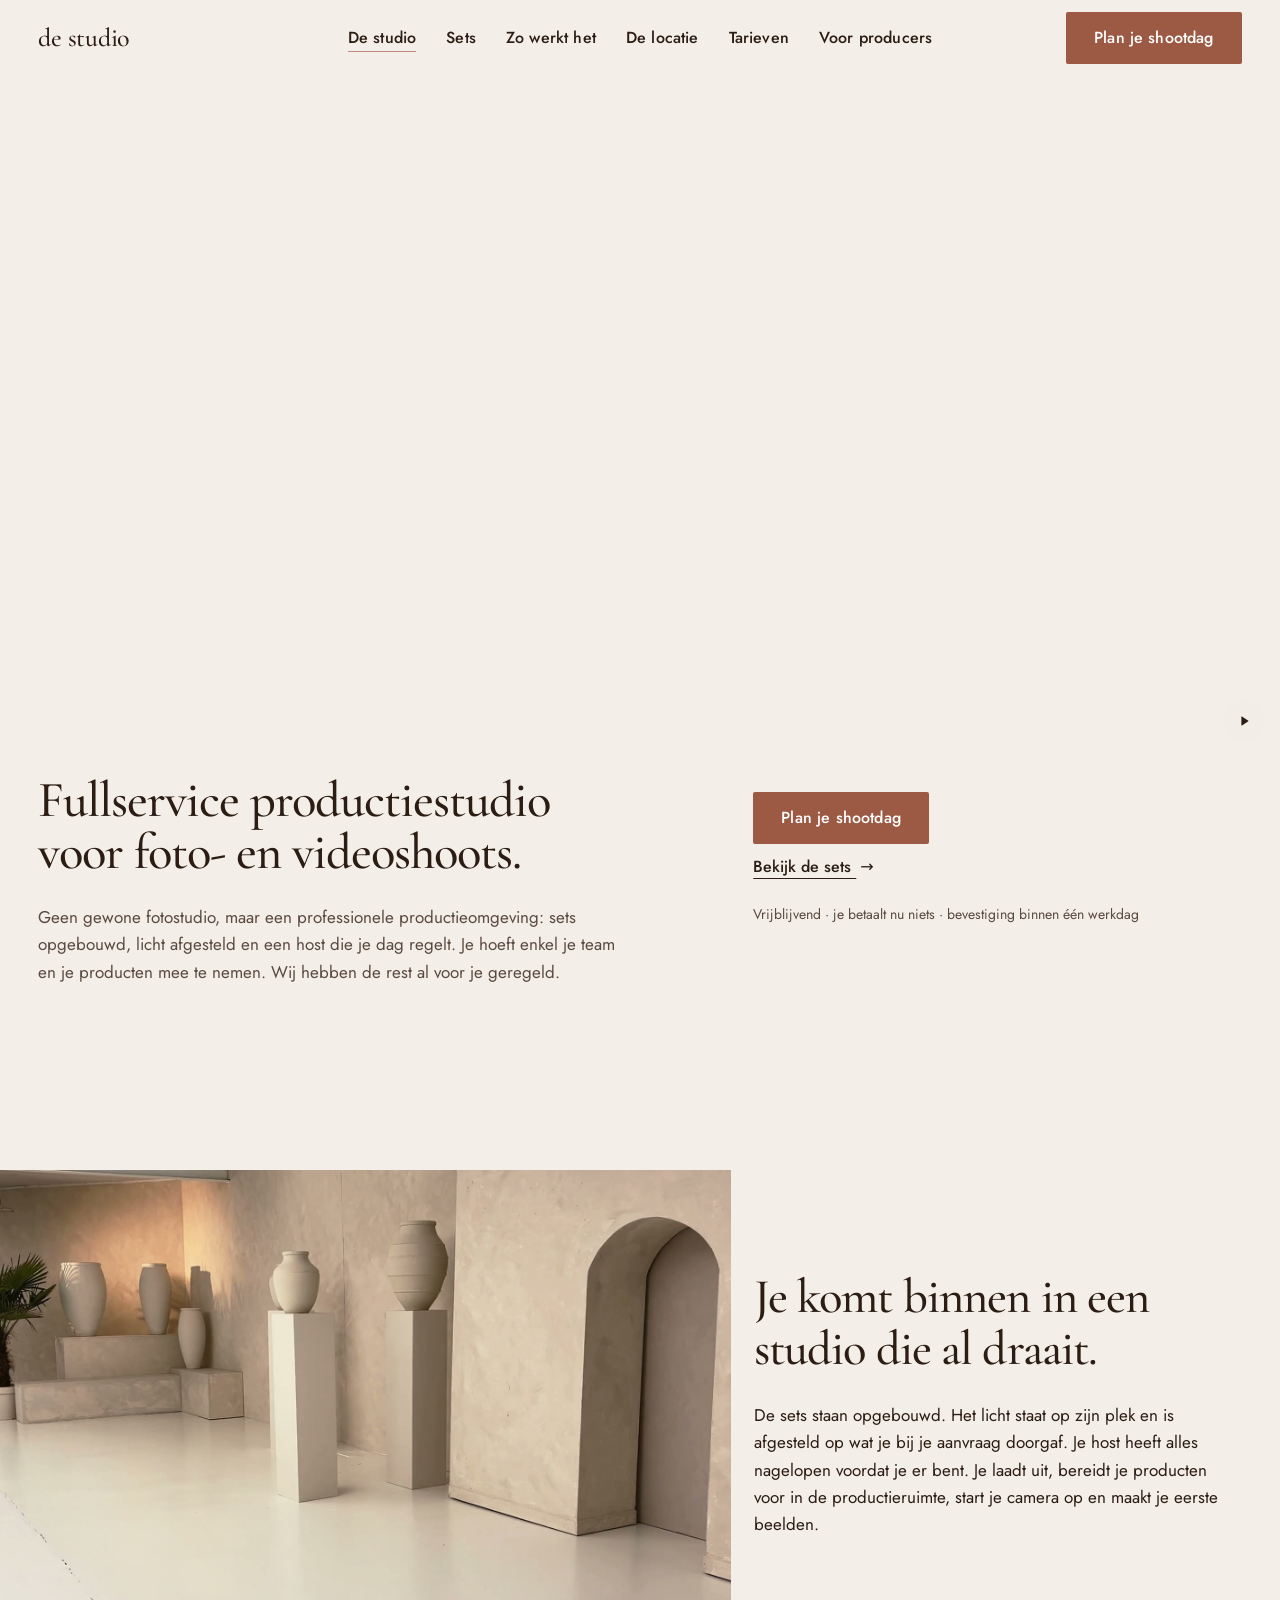
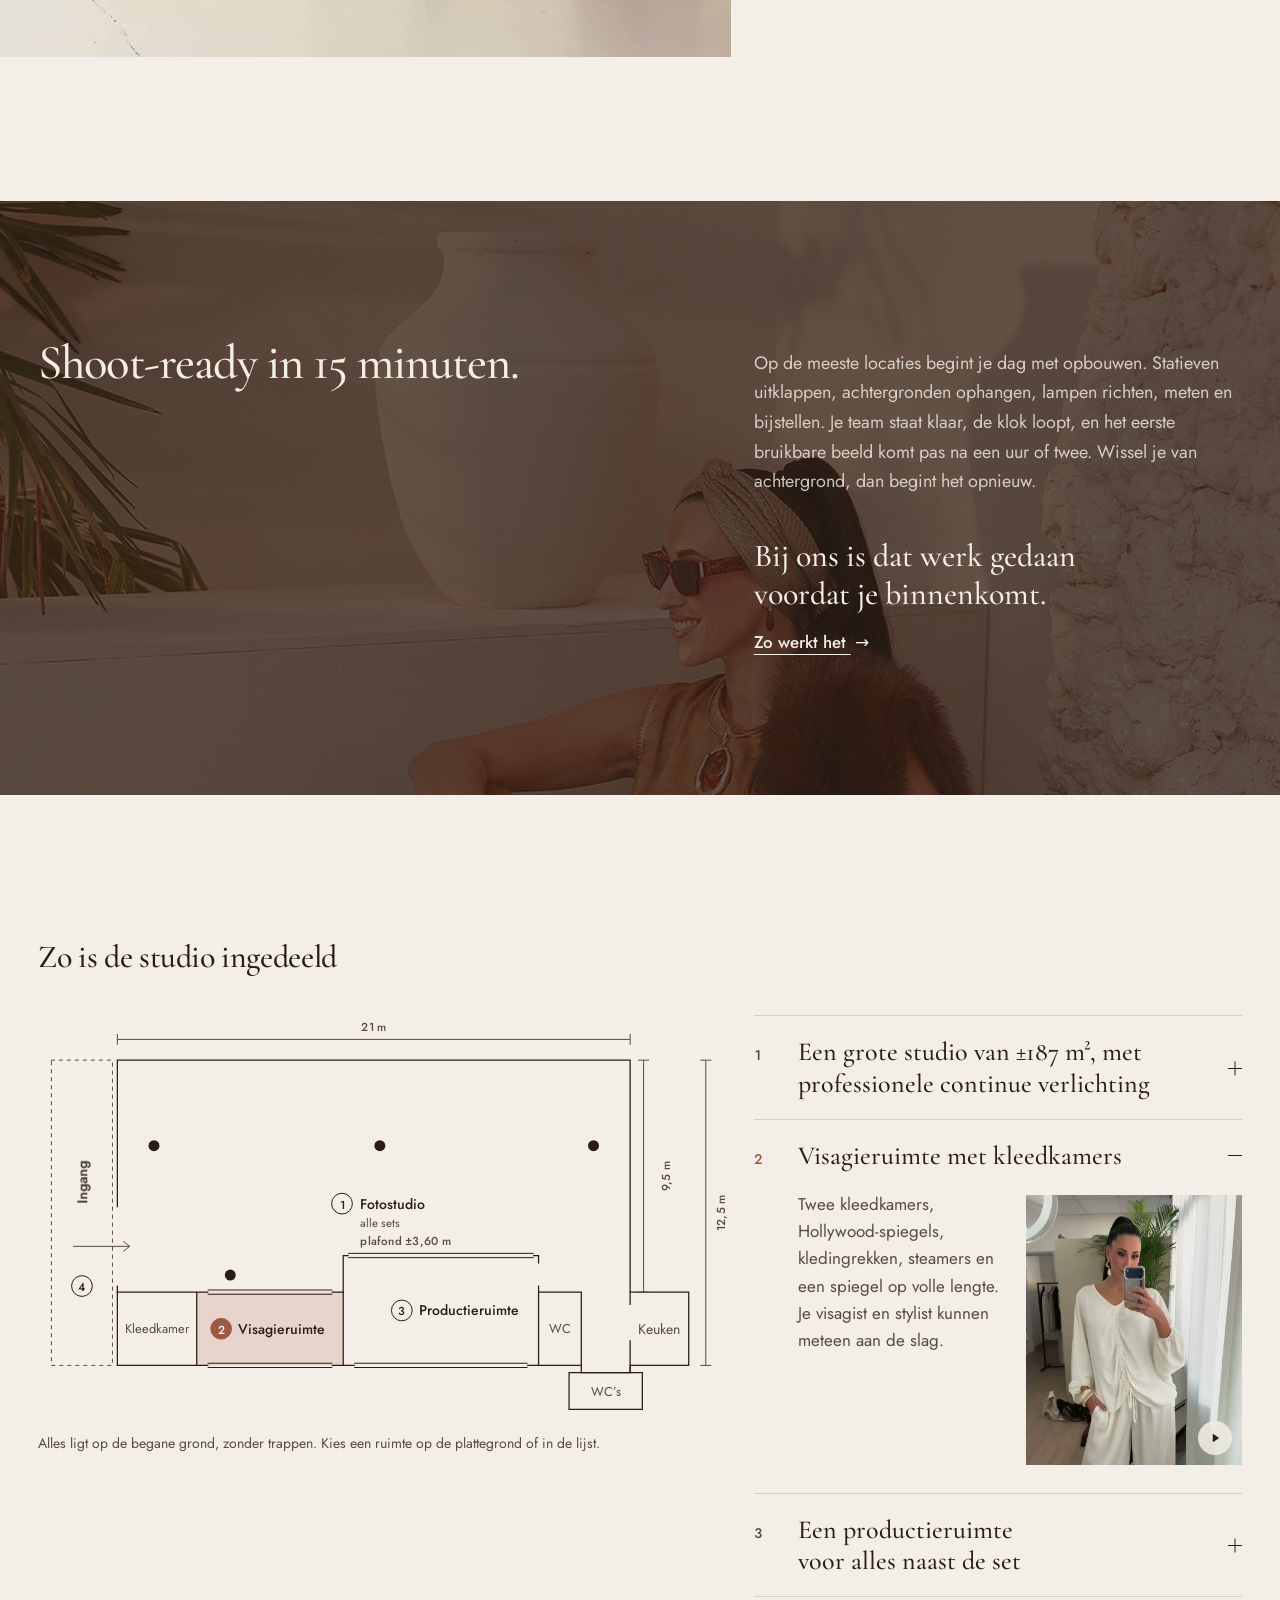
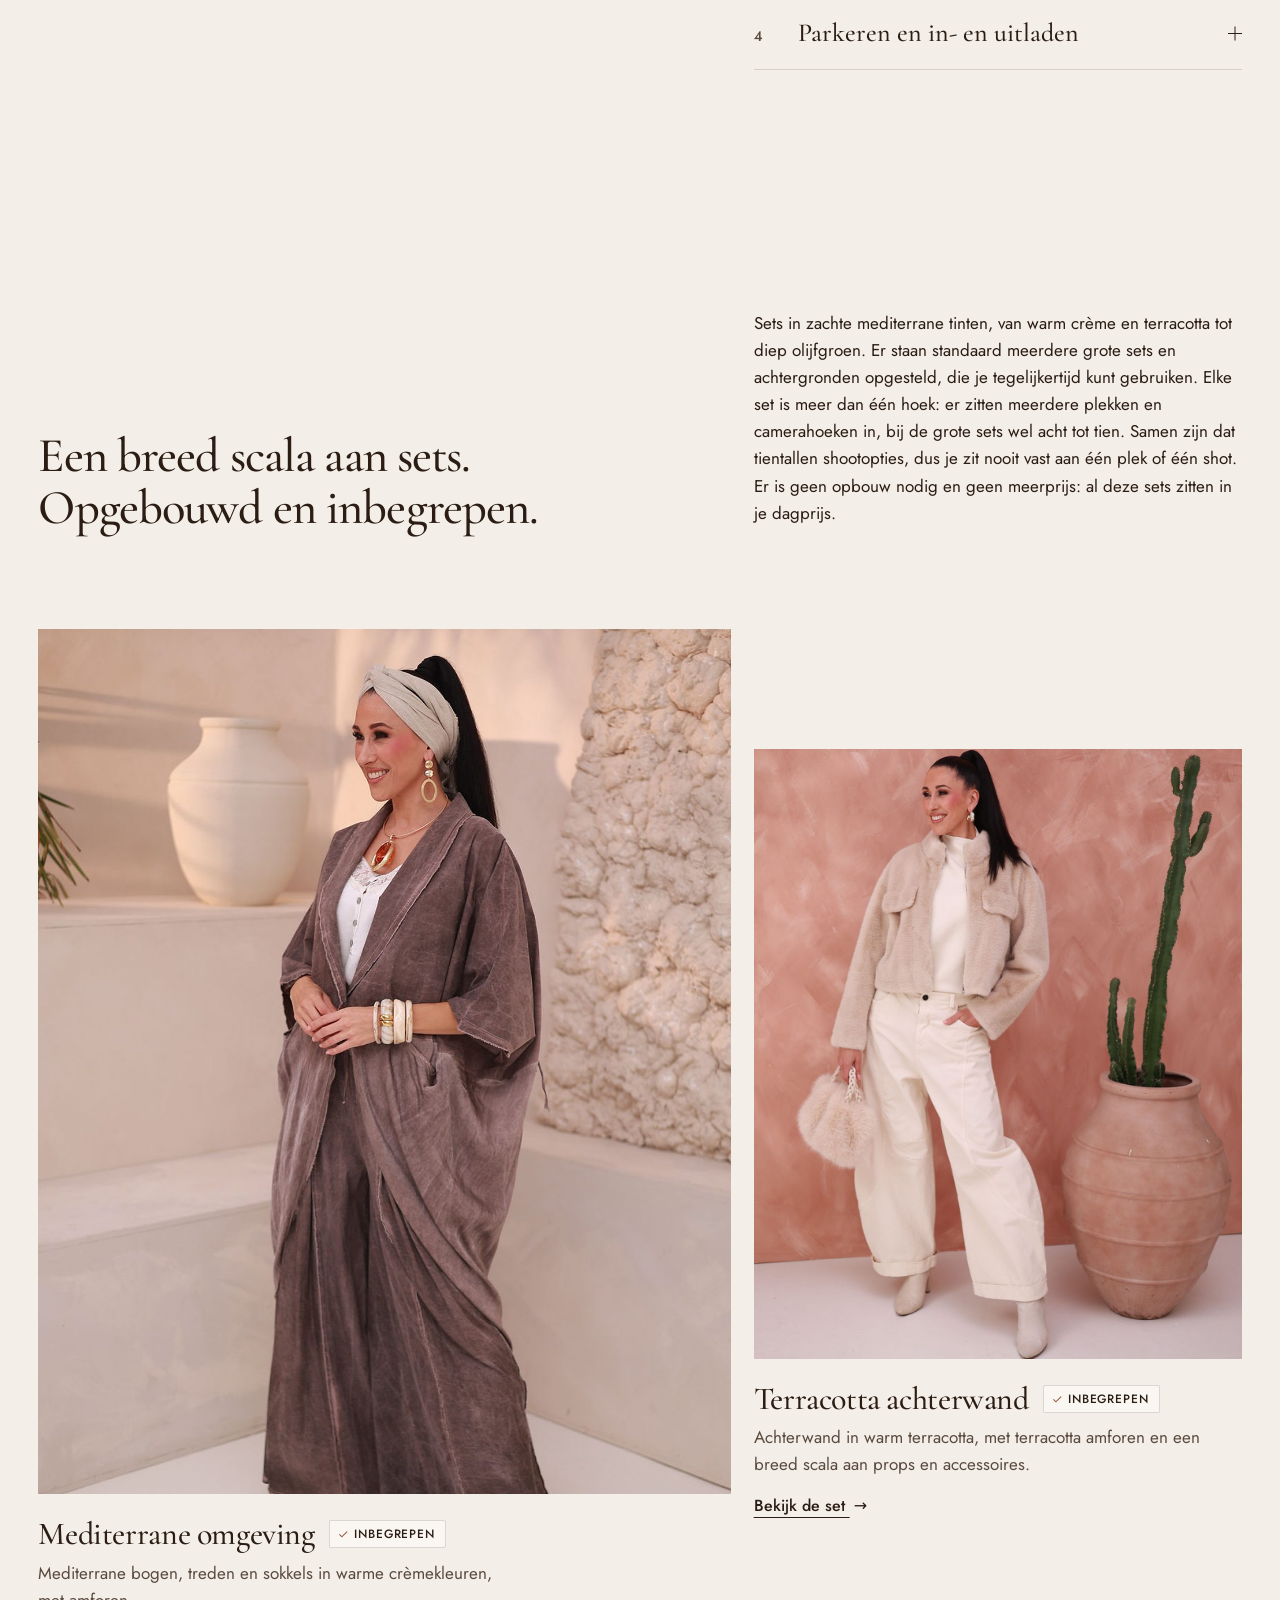
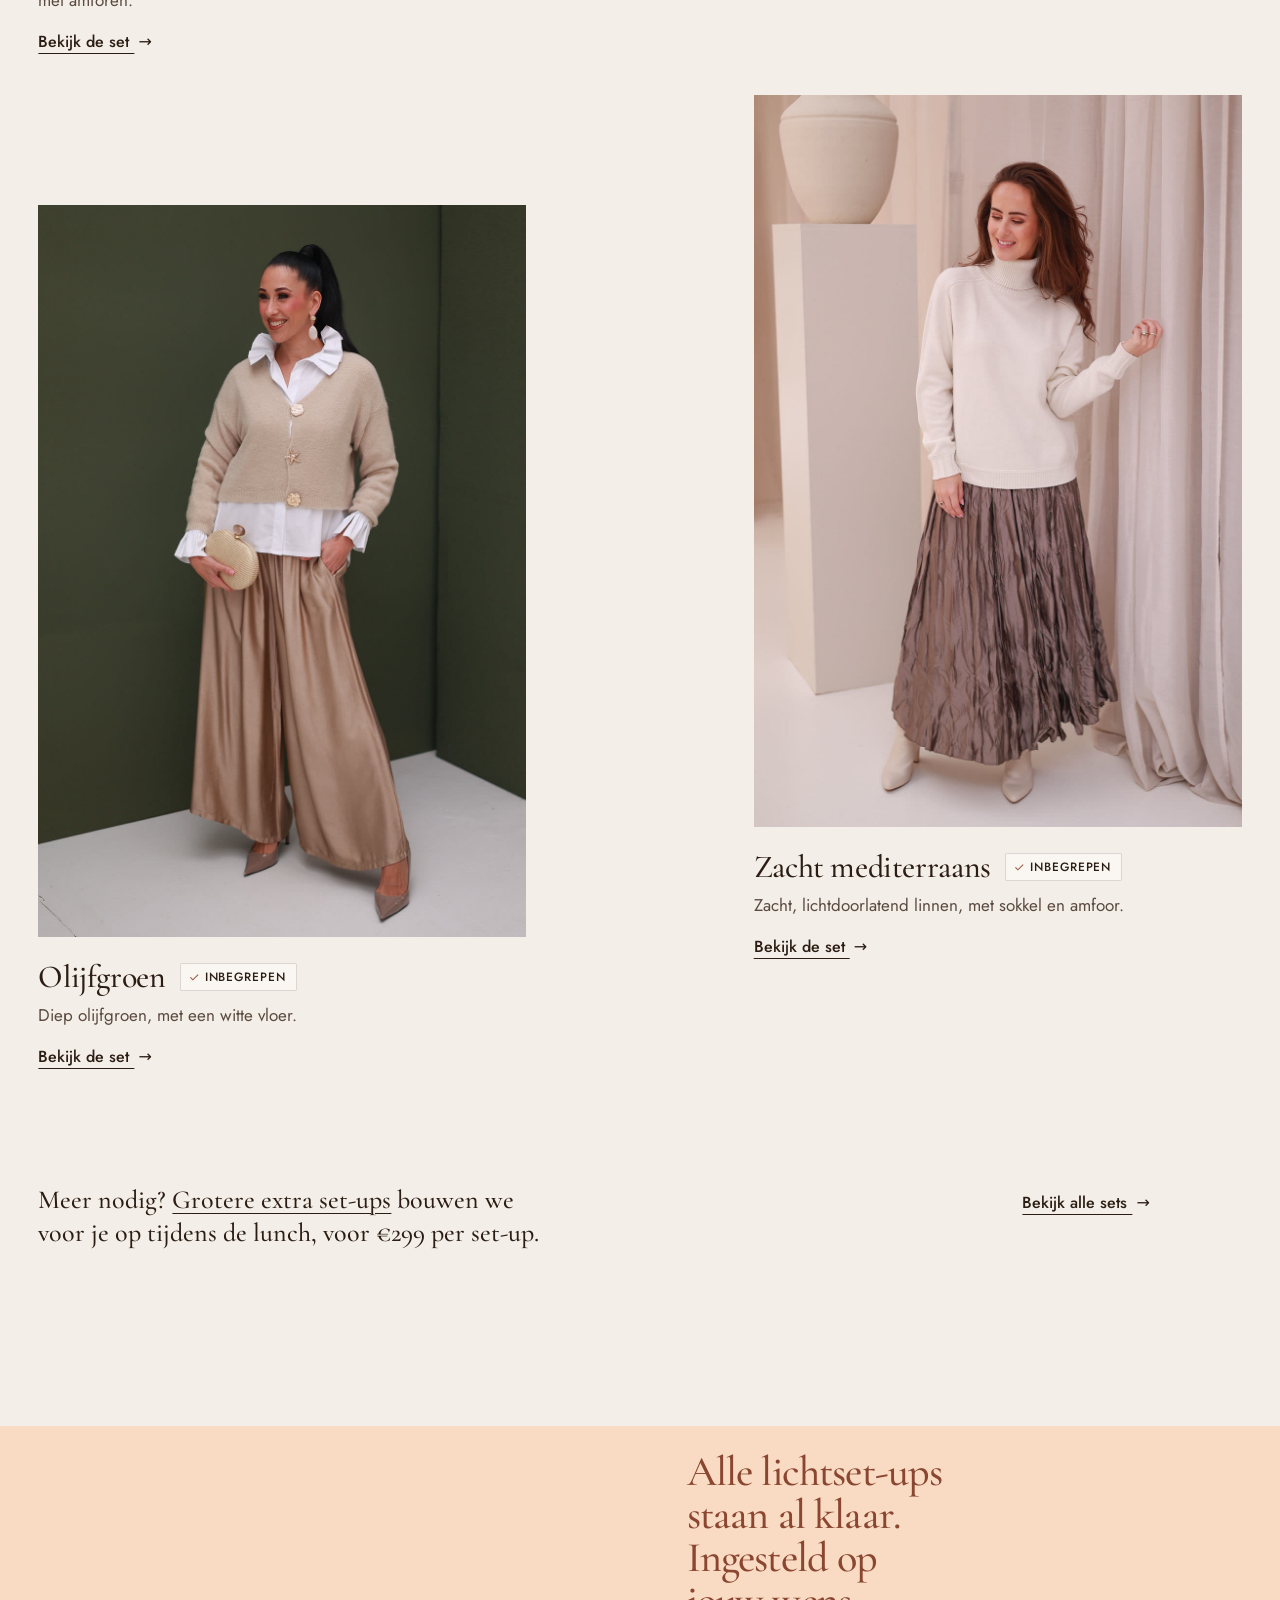
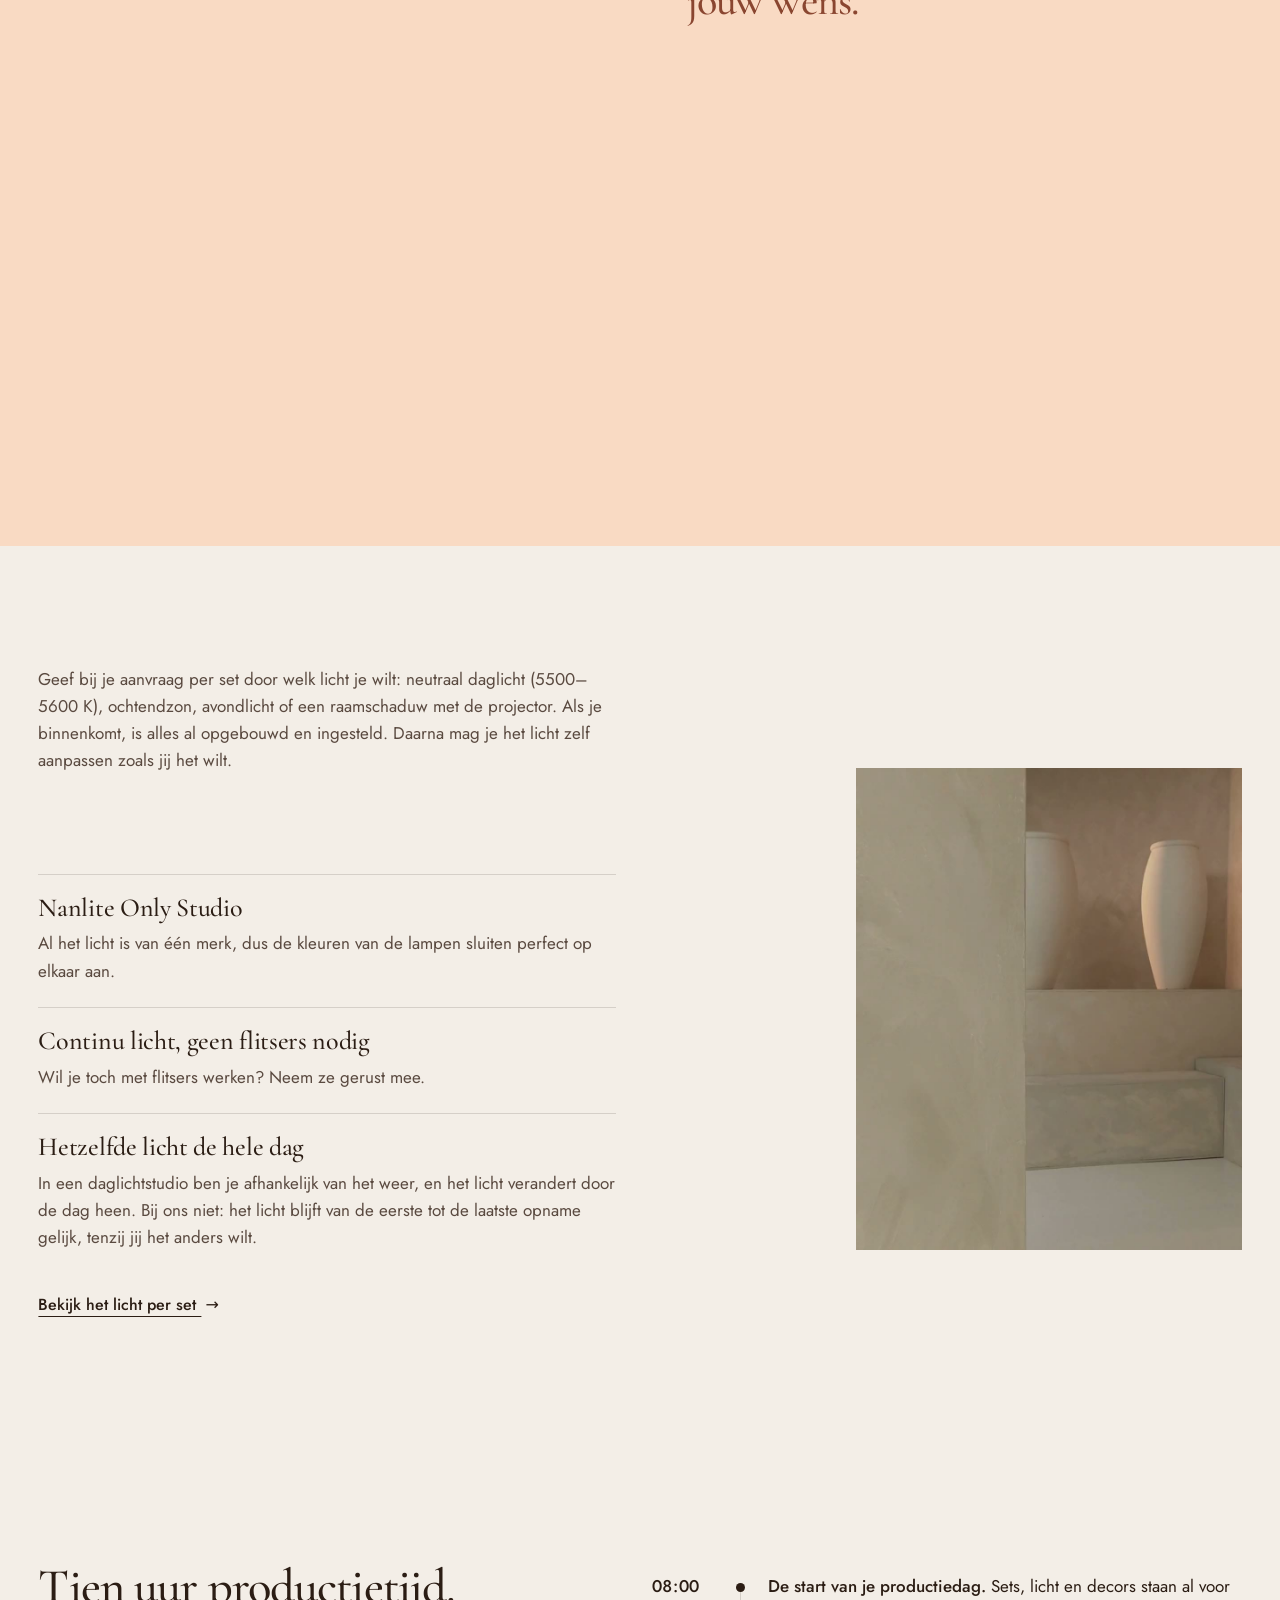
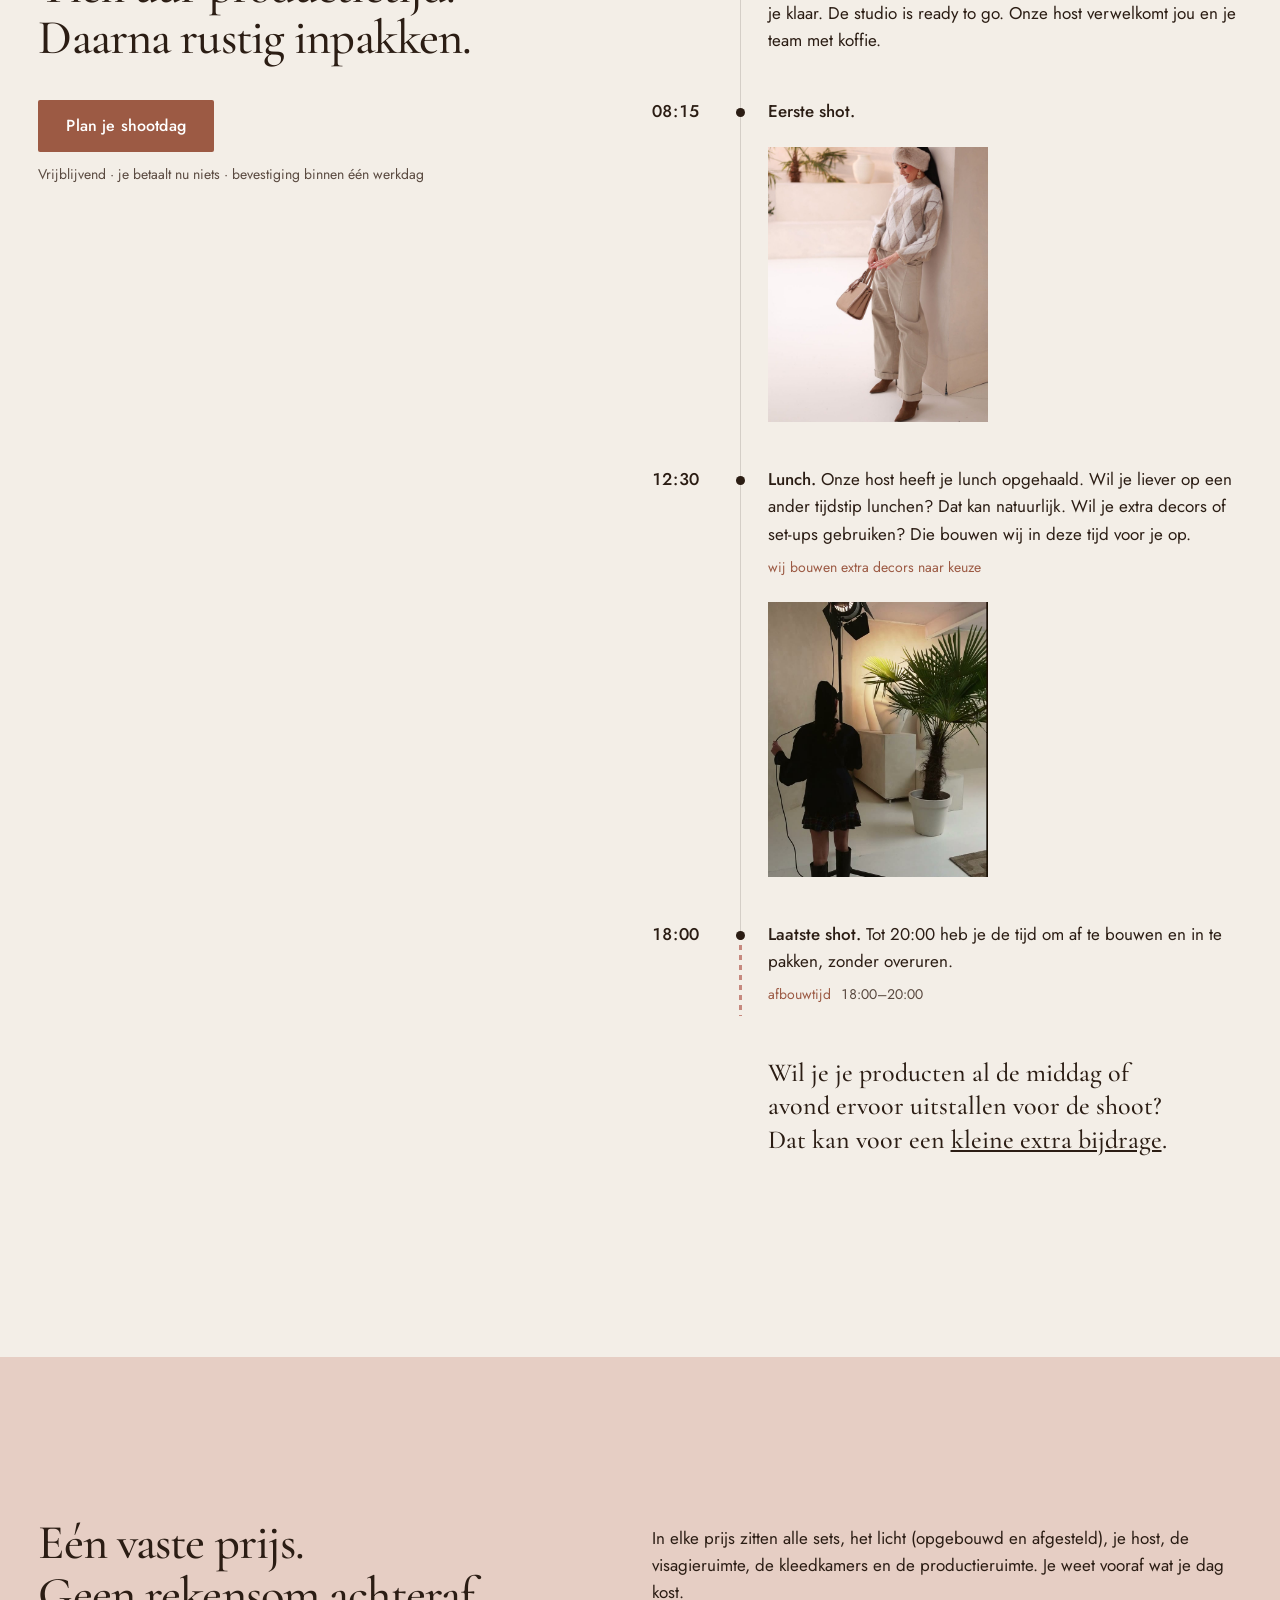
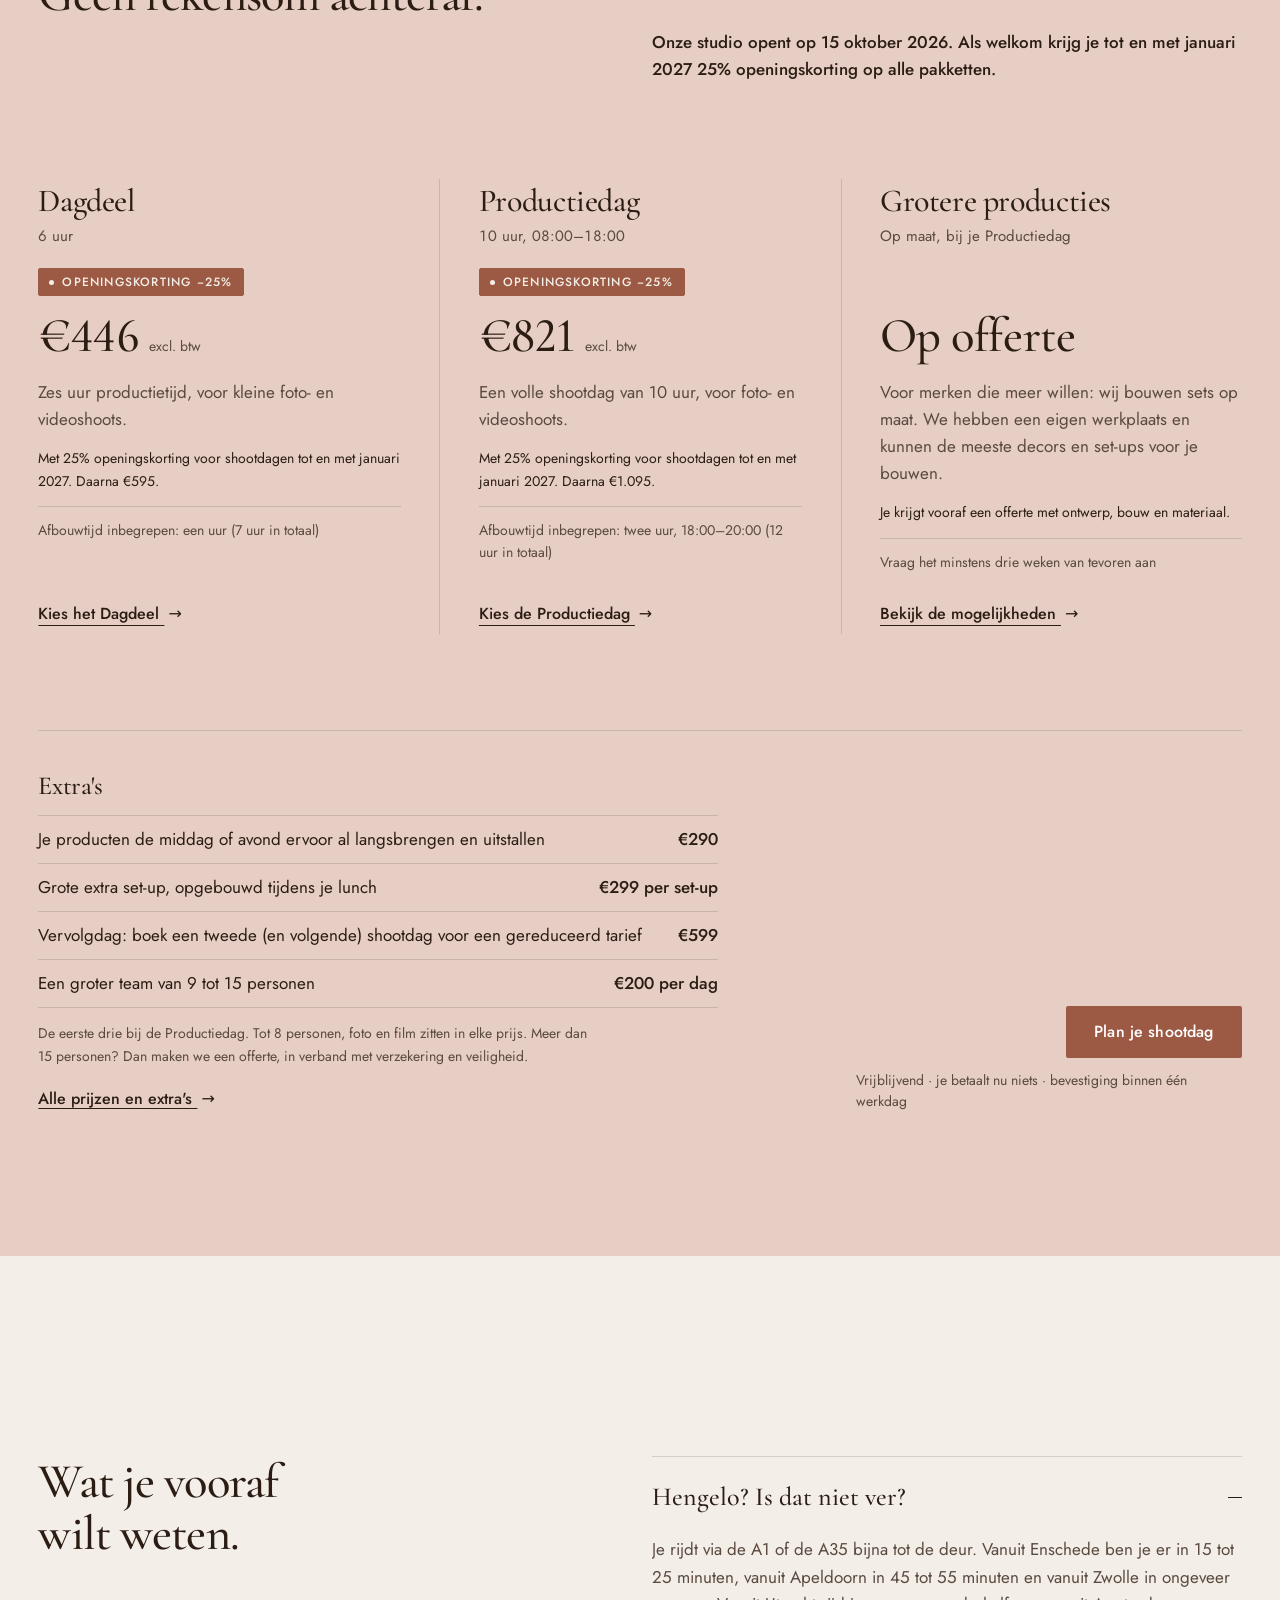
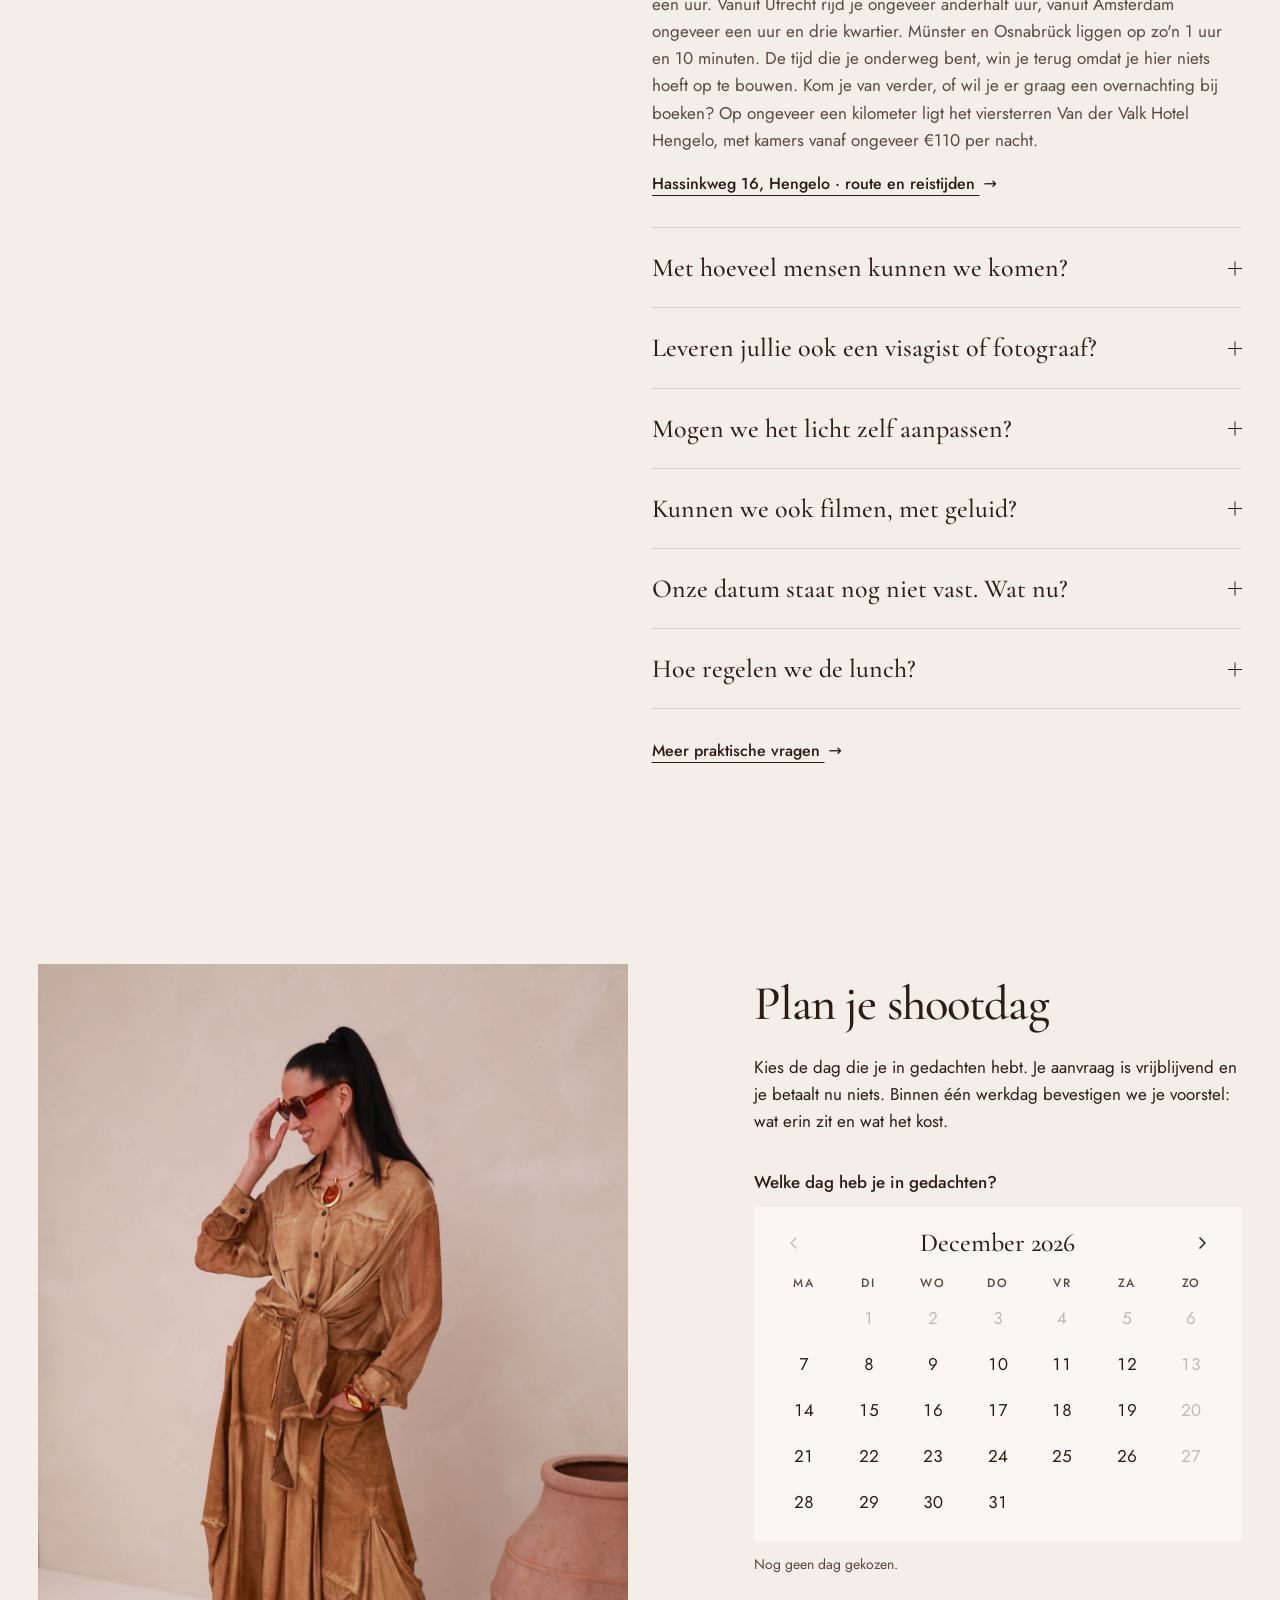
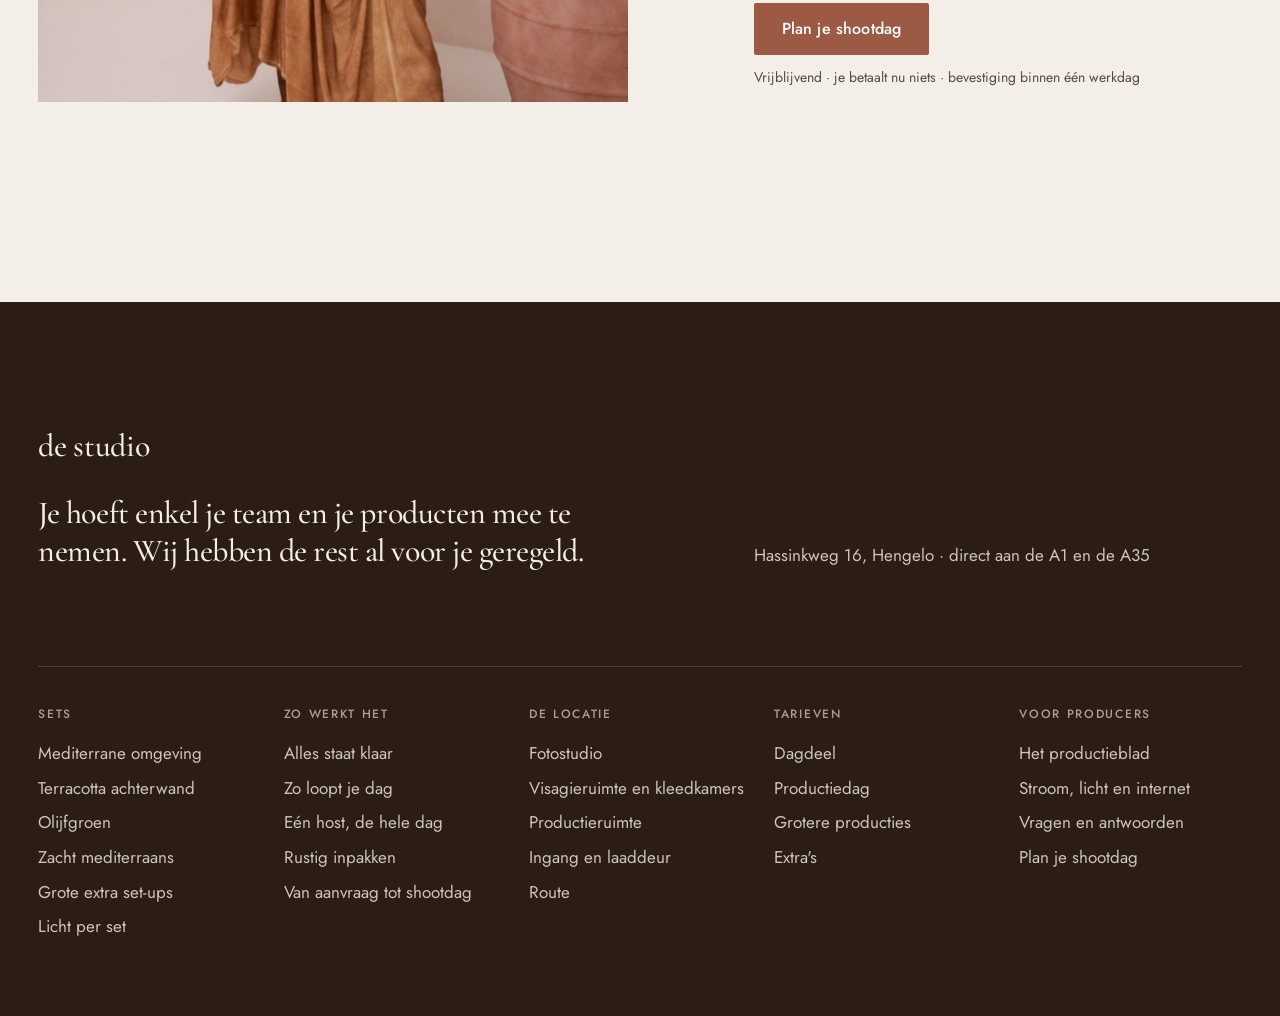
<file: index.html>
<!doctype html>
<html lang="nl" class="no-js">
<head>
<meta charset="utf-8">
<meta name="robots" content="noindex, nofollow">
<meta name="viewport" content="width=device-width, initial-scale=1, viewport-fit=cover">
<title>Fotostudio in Hengelo: sets en licht staan klaar | de studio</title>
<meta name="description" content="Geen gewone fotostudio, maar een professionele productieomgeving: een breed scala aan sets opgebouwd, licht afgesteld en een host die je dag regelt. Je bent binnen een kwartier aan het werk. Hengelo, direct aan de A1.">
<meta name="theme-color" content="#F3EEE7">
<script>document.documentElement.className = document.documentElement.className.replace('no-js', 'js');</script>
<link rel="preconnect" href="https://fonts.googleapis.com">
<link rel="preconnect" href="https://fonts.gstatic.com" crossorigin>
<link rel="stylesheet" href="https://fonts.googleapis.com/css2?family=Cormorant+Garamond:ital,wght@0,500;0,600;1,500&family=Jost:wght@400;500&display=swap">
<link rel="preload" as="image" href="media/hero-muur-poster.jpg" media="(min-width: 700px)" fetchpriority="high">
<link rel="preload" as="image" href="media/hero-mobiel-sets-poster.jpg" media="(max-width: 699px)" fetchpriority="high">
<link rel="stylesheet" href="css/site.css">
<link rel="icon" href="data:image/svg+xml,%3Csvg xmlns='http://www.w3.org/2000/svg' viewBox='0 0 32 32'%3E%3Crect width='32' height='32' rx='4' fill='%239C5A44'/%3E%3Ctext x='16' y='22' text-anchor='middle' font-family='Georgia,serif' font-size='17' fill='%23F3EEE7'%3Eds%3C/text%3E%3C/svg%3E">
</head>
<body class="pagina-home">
<a class="skip" href="#inhoud">Naar de inhoud</a>

<!-- Kopbalk (gedeeld door alle pagina's; zet op elke pagina aria-current="page" op het actieve menu-item) -->
<header class="kop" data-kop>
  <div class="kop__rij wrap">
    <a class="woordmerk" href="index.html" aria-label="de studio, naar de homepage">de studio</a>

    <nav class="nav" aria-label="Hoofdmenu">
      <ul class="nav__lijst">
        <li><a class="nav__item" href="index.html" aria-current="page">De studio</a></li>
        <li class="nav__groep" data-groep="sets"><a class="nav__item" href="sets.html" aria-expanded="false" aria-controls="mega-sets" data-mega="sets">Sets</a>
          <div class="mega" id="mega-sets" data-paneel="sets">
            <div class="wrap mega__grid">
              <ul class="mega__tegels">
                <li><a class="tegel" href="sets.html#creme-boog">
                  <span class="tegel__beeld"><img data-src="media/treden-04-4x5.jpg" alt="" width="1200" height="1500" decoding="async"></span>
                  <span class="tegel__naam">Mediterrane omgeving</span><span class="tegel__sub">inbegrepen</span></a></li>
                <li><a class="tegel" href="sets.html#terracotta">
                  <span class="tegel__beeld"><img data-src="media/roze-stucwand-01-4x5.jpg" alt="" width="1200" height="1500" decoding="async"></span>
                  <span class="tegel__naam">Terracotta achterwand</span><span class="tegel__sub">inbegrepen</span></a></li>
                <li><a class="tegel" href="sets.html#olijfgroen">
                  <span class="tegel__beeld"><img class="pos-olijf" data-src="media/olijf-9904-2x3.jpg" alt="" width="1000" height="1500" decoding="async"></span>
                  <span class="tegel__naam">Olijfgroen</span><span class="tegel__sub">inbegrepen</span></a></li>
                <li><a class="tegel" href="sets.html#linnen">
                  <span class="tegel__beeld"><img class="pos-linnen" data-src="media/gordijnen-9389-2x3.jpg" alt="" width="1000" height="1500" decoding="async"></span>
                  <span class="tegel__naam">Zacht mediterraans</span><span class="tegel__sub">inbegrepen</span></a></li>
              </ul>
              <ul class="mega__links">
                <li><a href="sets.html"><span class="mega__link">Alle sets</span><span class="mega__subregel">Een breed scala, opgebouwd en inbegrepen</span></a></li>
                <li><a href="sets.html#zuilen"><span class="mega__link">Grote extra set-ups</span><span class="mega__subregel">Wij bouwen ze tijdens je lunch, €299 per set-up</span></a></li>
                <li><a href="sets.html#licht"><span class="mega__link">Licht per set</span><span class="mega__subregel">Daglicht, ochtendzon, avondlicht, raamschaduw</span></a></li>
              </ul>
            </div>
          </div></li>
        <li class="nav__groep" data-groep="werkt"><a class="nav__item" href="zo-werkt-het.html" aria-expanded="false" aria-controls="mega-werkt" data-mega="werkt">Zo werkt het</a>
          <div class="mega" id="mega-werkt" data-paneel="werkt">
            <div class="wrap mega__grid mega__grid--werkt">
              <div class="mega__sfeer"><img data-src="media/reliefpaneel-01-4x5.jpg" alt="" width="1200" height="1500" decoding="async"></div>
              <ul class="mega__links mega__links--twee">
                <li><a href="zo-werkt-het.html#klaar"><span class="mega__link">Alles staat klaar</span><span class="mega__subregel">Sets opgebouwd, licht afgesteld</span></a></li>
                <li><a href="zo-werkt-het.html#dag"><span class="mega__link">Zo loopt je dag</span><span class="mega__subregel">Binnen een kwartier aan het werk</span></a></li>
                <li><a href="zo-werkt-het.html#licht"><span class="mega__link">Licht naar keuze</span><span class="mega__subregel">Vooraf ingesteld op jouw wens</span></a></li>
                <li><a href="zo-werkt-het.html#host"><span class="mega__link">Eén host, de hele dag</span><span class="mega__subregel">Eén aanspreekpunt tot je vertrekt</span></a></li>
                <li><a href="zo-werkt-het.html#afbouw"><span class="mega__link">Rustig inpakken</span><span class="mega__subregel">Eén of twee uur afbouwtijd, zonder overuren</span></a></li>
                <li><a href="zo-werkt-het.html#aanvraag"><span class="mega__link">Van aanvraag tot shootdag</span><span class="mega__subregel">Bevestiging binnen één werkdag</span></a></li>
              </ul>
            </div>
          </div></li>
        <li class="nav__groep" data-groep="locatie"><a class="nav__item" href="locatie.html" aria-expanded="false" aria-controls="mega-locatie" data-mega="locatie">De locatie</a>
          <div class="mega" id="mega-locatie" data-paneel="locatie">
            <div class="wrap mega__grid mega__grid--locatie">
              <div class="mega__plan" data-miniplan></div>
              <ul class="mega__links">
                <li><a href="locatie.html#hal" data-ruimte-link="hal"><span class="mega__link">Fotostudio</span><span class="mega__subregel">Alle sets, het licht staat klaar</span></a></li>
                <li><a href="locatie.html#visagie" data-ruimte-link="visagie"><span class="mega__link">Visagieruimte en kleedkamers</span><span class="mega__subregel">Spiegels, rekken en steamers</span></a></li>
                <li><a href="locatie.html#productie" data-ruimte-link="productie"><span class="mega__link">Productieruimte</span><span class="mega__subregel">Werkplekken, tafels en opbergruimte</span></a></li>
                <li><a href="locatie.html#ingang" data-ruimte-link="ingang"><span class="mega__link">Ingang en laaddeur</span><span class="mega__subregel">Parkeren en in- en uitladen</span></a></li>
                <li><a href="locatie.html#route"><span class="mega__link">Route</span><span class="mega__subregel">Hassinkweg 16, direct aan de A1 en de A35</span></a></li>
              </ul>
            </div>
          </div></li>
        <li><a class="nav__item" href="prijzen.html">Tarieven</a></li>
        <li><a class="nav__item" href="producers.html">Voor producers</a></li>
      </ul>
    </nav>

    <a class="knop knop--kop" href="boeken.html">Plan je shootdag</a>
    <button class="menuknop" type="button" aria-expanded="false" aria-controls="mmenu" data-menuknop>
      <span class="menuknop__tekst">Menu</span>
      <span class="menuknop__streep" aria-hidden="true"></span>
    </button>
  </div>
</header>

<!-- Mobiel menu -->
<div class="mmenu" id="mmenu" data-mmenu role="dialog" aria-modal="true" aria-label="Menu" hidden>
  <div class="mmenu__kop">
    <a class="woordmerk woordmerk--licht" href="index.html">de studio</a>
    <button class="menuknop menuknop--licht" type="button" data-mmenu-dicht aria-label="Menu sluiten"><span class="menuknop__tekst">Sluiten</span></button>
  </div>
  <nav class="mmenu__nav" aria-label="Hoofdmenu mobiel">
    <div class="mm-groep mm-groep--link">
      <a class="mm-kop" href="index.html" aria-current="page" data-mmenu-sluit>De studio</a>
    </div>
    <div class="mm-groep is-open">
      <button class="mm-kop" type="button" aria-expanded="true" aria-controls="mm-sets">Sets<span class="mm-teken" aria-hidden="true"></span></button>
      <div class="mm-inhoud" id="mm-sets">
        <ul class="mm-tegels">
          <li><a href="sets.html#creme-boog" data-mmenu-sluit><span class="mm-tegels__beeld"><img src="media/treden-04-4x5.jpg" alt="" width="1200" height="1500" loading="lazy" decoding="async"></span><span class="mm-tegels__naam">Mediterrane omgeving</span><span class="mm-tegels__sub">inbegrepen</span></a></li>
          <li><a href="sets.html#terracotta" data-mmenu-sluit><span class="mm-tegels__beeld"><img src="media/roze-stucwand-01-4x5.jpg" alt="" width="1200" height="1500" loading="lazy" decoding="async"></span><span class="mm-tegels__naam">Terracotta achterwand</span><span class="mm-tegels__sub">inbegrepen</span></a></li>
          <li><a href="sets.html#olijfgroen" data-mmenu-sluit><span class="mm-tegels__beeld"><img class="pos-olijf" src="media/olijf-9904-2x3.jpg" alt="" width="1000" height="1500" loading="lazy" decoding="async"></span><span class="mm-tegels__naam">Olijfgroen</span><span class="mm-tegels__sub">inbegrepen</span></a></li>
          <li><a href="sets.html#linnen" data-mmenu-sluit><span class="mm-tegels__beeld"><img class="pos-linnen" src="media/gordijnen-9389-2x3.jpg" alt="" width="1000" height="1500" loading="lazy" decoding="async"></span><span class="mm-tegels__naam">Zacht mediterraans</span><span class="mm-tegels__sub">inbegrepen</span></a></li>
        </ul>
        <ul class="mm-links">
          <li><a href="sets.html" data-mmenu-sluit>Alle sets</a></li>
          <li><a href="sets.html#zuilen" data-mmenu-sluit>Grote extra set-ups</a></li>
          <li><a href="sets.html#licht" data-mmenu-sluit>Licht per set</a></li>
        </ul>
      </div>
    </div>
    <div class="mm-groep">
      <button class="mm-kop" type="button" aria-expanded="false" aria-controls="mm-werkt">Zo werkt het<span class="mm-teken" aria-hidden="true"></span></button>
      <div class="mm-inhoud" id="mm-werkt">
        <ul class="mm-links">
          <li><a href="zo-werkt-het.html" data-mmenu-sluit>Overzicht</a></li>
          <li><a href="zo-werkt-het.html#klaar" data-mmenu-sluit>Alles staat klaar</a></li>
          <li><a href="zo-werkt-het.html#dag" data-mmenu-sluit>Zo loopt je dag</a></li>
          <li><a href="zo-werkt-het.html#licht" data-mmenu-sluit>Licht naar keuze</a></li>
          <li><a href="zo-werkt-het.html#host" data-mmenu-sluit>Eén host, de hele dag</a></li>
          <li><a href="zo-werkt-het.html#afbouw" data-mmenu-sluit>Rustig inpakken</a></li>
          <li><a href="zo-werkt-het.html#aanvraag" data-mmenu-sluit>Van aanvraag tot shootdag</a></li>
        </ul>
      </div>
    </div>
    <div class="mm-groep">
      <button class="mm-kop" type="button" aria-expanded="false" aria-controls="mm-locatie">De locatie<span class="mm-teken" aria-hidden="true"></span></button>
      <div class="mm-inhoud" id="mm-locatie">
        <ul class="mm-links">
          <li><a href="locatie.html" data-mmenu-sluit>Overzicht</a></li>
          <li><a href="locatie.html#hal" data-ruimte-link="hal" data-mmenu-sluit>Fotostudio</a></li>
          <li><a href="locatie.html#visagie" data-ruimte-link="visagie" data-mmenu-sluit>Visagieruimte en kleedkamers</a></li>
          <li><a href="locatie.html#productie" data-ruimte-link="productie" data-mmenu-sluit>Productieruimte</a></li>
          <li><a href="locatie.html#ingang" data-ruimte-link="ingang" data-mmenu-sluit>Ingang en laaddeur</a></li>
          <li><a href="locatie.html#route" data-mmenu-sluit>Route</a></li>
        </ul>
      </div>
    </div>
    <div class="mm-groep mm-groep--link">
      <a class="mm-kop" href="prijzen.html" data-mmenu-sluit>Tarieven</a>
    </div>
    <div class="mm-groep mm-groep--link">
      <a class="mm-kop" href="producers.html" data-mmenu-sluit>Voor producers</a>
    </div>
  </nav>
  <div class="mmenu__voet">
    <a class="knop knop--vol" href="boeken.html">Plan je shootdag</a>
  </div>
</div>

<main id="inhoud">

<!-- 1 · Hero: film over de volle breedte, tekst eronder -->
<section class="hero" id="top" aria-labelledby="hero-kop">
  <div class="hero__lijst">
    <picture class="hero__poster">
      <source media="(max-width: 699px)" srcset="media/hero-mobiel-sets-poster.jpg" width="1080" height="1920">
      <img src="media/hero-muur-poster.jpg" alt="Achter het bakstenen muurtje vandaan de studio in: het overzicht van de crème set, langs de palm en door de boog naar de terracotta set." width="1920" height="1080" fetchpriority="high" decoding="async">
    </picture>
    <video class="hero__film" muted playsinline loop autoplay preload="metadata" aria-hidden="true" tabindex="-1" data-hero-film
      data-src-groot="media/hero-muur-1080.mp4" data-src-middel="media/hero-muur-720.mp4" data-src-mobiel="media/hero-mobiel-sets-720x1280.mp4"></video>
    <button class="pauze" type="button" data-pauze aria-label="Pauzeer de film" hidden>
      <svg class="pauze__ico pauze__ico--pauze" viewBox="0 0 16 16" aria-hidden="true"><rect x="4" y="3" width="2.4" height="10" rx=".6"/><rect x="9.6" y="3" width="2.4" height="10" rx=".6"/></svg>
      <svg class="pauze__ico pauze__ico--speel" viewBox="0 0 16 16" aria-hidden="true"><path d="M5 3.2v9.6c0 .4.4.6.7.4l7.3-4.8c.3-.2.3-.6 0-.8L5.7 2.8c-.3-.2-.7 0-.7.4z"/></svg>
    </button>
  </div>
  <div class="hero__strook"><div class="hero__strook-binnen"><div class="hero__strook-grid">
    <h1 class="hero__kop" id="hero-kop"><span>Fullservice productiestudio</span> <span>voor <span class="hero__heel">foto- en videoshoots.</span></span></h1>
    <div class="hero__rechts">
      <p class="hero__sub">Geen gewone fotostudio, maar een professionele productieomgeving: sets opgebouwd, licht afgesteld en een host die je dag regelt. Je hoeft enkel je team en je producten mee te nemen. Wij hebben de rest al voor je geregeld.</p>
      <div class="hero__acties">
        <a class="knop" href="boeken.html">Plan je shootdag</a>
        <a class="tekstlink" href="sets.html">Bekijk de sets <span aria-hidden="true">→</span></a>
      </div>
    </div>
    <p class="hero__micro">Vrijblijvend · je betaalt nu niets · bevestiging binnen één werkdag</p>
  </div></div></div>
</section>

<!-- 2 · Je komt binnen in een studio die al draait -->
<section class="oplossing oplossing--kop" id="oplossing" aria-labelledby="oplossing-kop">
  <div class="halfbleed">
    <figure class="halfbleed__beeld reveal">
      <video muted playsinline loop preload="none" poster="media/binnenkomst-poster.jpg" aria-label="De sets, beeld voor beeld: het overzicht van de crème set, de boog, de terracotta set en de olijfgroene set, elk met een lichte zoom." data-film data-src-groot="media/binnenkomst-1620x1080.mp4" data-src-middel="media/binnenkomst-1080x720.mp4" data-src-mobiel="media/binnenkomst-4x5-720x900.mp4" data-poster-mobiel="media/binnenkomst-4x5-poster.jpg"></video>
    </figure>
    <div class="halfbleed__tekst">
      <h2 class="reveal" id="oplossing-kop">Je komt binnen in een studio die al draait.</h2>
      <p>De sets staan opgebouwd. Het licht staat op zijn plek en is afgesteld op wat je bij je aanvraag doorgaf. Je host heeft alles nagelopen voordat je er bent. Je laadt uit, bereidt je producten voor in de productieruimte, start je camera op en maakt je eerste beelden.</p>
    </div>
  </div>

</section>

<!-- 3 · Shoot-ready (Nikolai 25-9: na "Je komt binnen", vóór de plattegrond) -->
<section class="herkenning" aria-labelledby="herkenning-kop" data-na-hero>
  <div class="wrap herkenning__grid">
    <h2 class="herkenning__kop reveal" id="herkenning-kop">Shoot-ready in 15 minuten.</h2>
    <div class="herkenning__tekst">
      <p>Op de meeste locaties begint je dag met opbouwen. Statieven uitklappen, achtergronden ophangen, lampen richten, meten en bijstellen. Je team staat klaar, de klok loopt, en het eerste bruikbare beeld komt pas na een uur of twee. Wissel je van achtergrond, dan begint het opnieuw.</p>
      <p class="herkenning__omslag">Bij ons is dat werk gedaan voordat je binnenkomt.</p>
      <a class="tekstlink tekstlink--licht" href="zo-werkt-het.html">Zo werkt het <span aria-hidden="true">→</span></a>
    </div>
  </div>
</section>

<!-- 4 · Zo is de studio ingedeeld -->
<section class="indeling" aria-labelledby="klaar-kop">
  <div class="klaar wrap" id="klaar" data-klaar>
    <h3 class="klaar__kop reveal" id="klaar-kop">Zo is de studio ingedeeld</h3>
    <div class="klaar__grid">
      <figure class="klaar__plan">
        <svg class="plan" viewBox="0 26 1134 659" role="group" aria-label="Plattegrond van de studio: de fotostudio van 21 bij 9,5 meter (12,5 meter diep met de ruimtes erachter), met een plafond van ±3,60 meter, met een breed scala aan sets, de visagieruimte, twee kleedkamers, de productieruimte met een glaswand naar de fotostudio, de keuken, de wc’s en de ingang via de loods." data-plan>
          <!-- vlakken (klikbaar) -->
          <g class="plan__zone" data-zone="ingang" tabindex="0" role="button" aria-label="Ingang en laaddeur">
            <rect class="plan__vlak" x="22" y="100" width="100" height="500"/>
          </g>
          <g class="plan__zone" data-zone="hal" tabindex="0" role="button" aria-label="Fotostudio">
            <polygon class="plan__vlak" points="130,100 970,100 970,612 890,612 890,480 820,480 820,420 500,420 500,480 130,480"/>
          </g>
          <g class="plan__zone" data-zone="visagie" tabindex="0" role="button" aria-label="Visagieruimte">
            <rect class="plan__vlak" x="260" y="480" width="240" height="120"/>
          </g>
          <g class="plan__zone" data-zone="productie" tabindex="0" role="button" aria-label="Productieruimte">
            <rect class="plan__vlak" x="500" y="420" width="320" height="180"/>
          </g>
          <!-- muren -->
          <g class="plan__lijnen" aria-hidden="true">
            <path d="M130,100 H970 V500 M970,560 V612 H890 V480 H820 V470 M820,432 V420 H812 M508,420 H500 V480 H482 M278,480 H130 V470 M130,340 V100"/>
            <path d="M260,480 V600 H278 M482,600 H518 M802,600 H820 V480 M500,480 V600"/>
            <path d="M130,480 V600 H260"/>
            <path d="M820,600 H890"/>
            <path d="M970,480 H1066 V600 H970 V612"/><path d="M870,612 H990 V672 H870 Z"/>
            <!-- glas: productie naar de fotostudio, visagie naar de fotostudio, ramen naar buiten -->
            <path class="plan__glas" d="M508,416.5 H812 M508,423.5 H812 M278,476.5 H482 M278,483.5 H482 M278,596.5 H482 M278,603.5 H482 M518,596.5 H802 M518,603.5 H802"/>
            <!-- loods, ingang -->
            <path class="plan__loods" d="M22,100 H122 V600 H22 Z"/>
            <path class="plan__pijl" d="M58,405 H150 M140,397 L150,405 L140,413"/>
          </g>
          <!-- maten van de fotostudio (21 × 9,5 m, plafond ±3,60 m) -->
          <g class="plan__maten" aria-hidden="true">
            <path d="M130,66 H970 M130,57 V75 M970,57 V75"/>
            <text class="plan__maat" x="550" y="52" text-anchor="middle">21 m</text>
            <path d="M992,100 V480 M983,100 H1001 M983,480 H1001"/>
            <text class="plan__maat" x="1036" y="290" text-anchor="middle" transform="rotate(-90 1036 290)">9,5 m</text>
            <path d="M1094,100 V600 M1085,100 H1103 M1085,600 H1103"/>
            <text class="plan__maat" x="1126" y="350" text-anchor="middle" transform="rotate(-90 1126 350)">12,5 m</text>
          </g>
          <!-- sets als stipjes -->
          <g class="plan__sets" aria-hidden="true">
            <circle cx="190" cy="240" r="9"/><circle cx="560" cy="240" r="9"/><circle cx="910" cy="240" r="9"/><circle cx="315" cy="452" r="9"/>
          </g>
          <!-- labels -->
          <g class="plan__labels" aria-hidden="true">
            <g class="plan__nr" data-nr="hal"><circle cx="498" cy="335" r="17"/><text x="498" y="343">1</text></g>
            <text class="plan__label" x="528" y="343">Fotostudio</text>
            <text class="plan__klein" x="528" y="373">alle sets</text><text class="plan__maat plan__plafond" x="528" y="403">plafond ±3,60 m</text>
            <g class="plan__nr" data-nr="visagie"><circle cx="300" cy="540" r="17"/><text x="300" y="548">2</text></g>
            <text class="plan__label plan__breed" x="328" y="548">Visagieruimte</text><text class="plan__label plan__smal" x="328" y="530"><tspan x="328">Visagie-</tspan><tspan x="328" dy="38">ruimte</tspan></text>
            <g class="plan__nr" data-nr="productie"><circle cx="596" cy="510" r="17"/><text x="596" y="518">3</text></g>
            <text class="plan__label plan__breed" x="624" y="518">Productieruimte</text><text class="plan__label plan__smal" x="624" y="500"><tspan x="624">Productie-</tspan><tspan x="624" dy="38">ruimte</tspan></text>
            <text class="plan__label plan__label--bij plan__breed" x="195" y="547" text-anchor="middle">Kleedkamer</text><text class="plan__label plan__label--bij plan__smal" x="195" y="532" text-anchor="middle"><tspan x="195">Kleed-</tspan><tspan x="195" dy="34">kamer</tspan></text><text class="plan__label plan__label--bij" x="855" y="547" text-anchor="middle">WC</text><text class="plan__label plan__label--stil" x="1018" y="548" text-anchor="middle">Keuken</text><text class="plan__label plan__label--bij" x="930" y="650" text-anchor="middle">WC’s</text>
            <g class="plan__nr" data-nr="ingang"><circle cx="72" cy="470" r="17"/><text x="72" y="478">4</text></g>
            <text class="plan__label plan__label--rot" x="80" y="300" transform="rotate(-90 80 300)" text-anchor="middle">Ingang</text>
          </g>
        </svg>
        <figcaption class="klaar__hint">Alles ligt op de begane grond, zonder trappen. Kies een ruimte op de plattegrond of in de lijst.</figcaption>
      </figure>

      <ol class="voordelen" data-voordelen>
        <li class="voordeel" data-ruimte="hal">
          <h4 class="voordeel__h"><button class="voordeel__knop" type="button" aria-expanded="false" aria-controls="voordeel-1" id="voordeel-1-knop">
            <span class="voordeel__nr">1</span><span class="voordeel__titel">Een grote studio van ±187 m², met professionele continue verlichting</span><span class="plusmin" aria-hidden="true"></span></button></h4>
          <div class="voordeel__paneel" id="voordeel-1" role="region" aria-labelledby="voordeel-1-knop">
            <div class="voordeel__binnen">
              <p>Een breed scala aan sets staat klaar in de fotostudio, elk met meerdere plekken en camerahoeken (bij de grote sets acht tot tien). Per set is het licht vooraf ingesteld: daglicht, ochtendzon, avondlicht of raamschaduw.</p>
              <figure class="voordeel__beeld"><img class="pos-treden06" src="media/treden-06-16x9.jpg" alt="Een model kijkt lachend omhoog in warm licht; een palm werpt een scherpe schaduw op de crème wand." width="1920" height="1080" loading="lazy" decoding="async"></figure>
            </div>
          </div>
        </li>
        <li class="voordeel" data-ruimte="visagie">
          <h4 class="voordeel__h"><button class="voordeel__knop" type="button" aria-expanded="false" aria-controls="voordeel-2" id="voordeel-2-knop">
            <span class="voordeel__nr">2</span><span class="voordeel__titel">Visagieruimte met kleedkamers</span><span class="plusmin" aria-hidden="true"></span></button></h4>
          <div class="voordeel__paneel" id="voordeel-2" role="region" aria-labelledby="voordeel-2-knop">
            <div class="voordeel__binnen">
              <p>Twee kleedkamers, Hollywood-spiegels, kledingrekken, steamers en een spiegel op volle lengte. Je visagist en stylist kunnen meteen aan de slag.</p>
              <figure class="voordeel__beeld"><video class="pos-visagie" muted playsinline loop preload="none" data-poster="media/visagie-rondgang-poster.jpg" aria-label="Rondgang: modellen maken zich klaar bij de Hollywood-spiegels in de visagieruimte, daarna draait de camera via de glaswand de productieruimte in, langs de kledingrekken naar het team aan tafel." data-src="media/visagie-rondgang-720x1280.mp4"></video></figure>
            </div>
          </div>
        </li>
        <li class="voordeel" data-ruimte="productie">
          <h4 class="voordeel__h"><button class="voordeel__knop" type="button" aria-expanded="false" aria-controls="voordeel-3" id="voordeel-3-knop">
            <span class="voordeel__nr">3</span><span class="voordeel__titel">Een productieruimte voor alles naast de set</span><span class="plusmin" aria-hidden="true"></span></button></h4>
          <div class="voordeel__paneel" id="voordeel-3" role="region" aria-labelledby="voordeel-3-knop">
            <div class="voordeel__binnen">
              <p>Een lange werktafel voor meerdere computers, met zicht door het glas op de set. Tafels om je producten klaar te leggen, veel opbergruimte en kledingrekken als je shoot daarom vraagt.</p>
              <figure class="voordeel__beeld"><img class="pos-glaswand" src="media/garderobe-glaswand-poster.jpg" alt="De productieruimte met een kledingrek; door de glaswand zie je de terracotta achterwand en een lamp in de fotostudio." width="720" height="1280" loading="lazy" decoding="async"></figure>
            </div>
          </div>
        </li>
        <li class="voordeel" data-ruimte="ingang">
          <h4 class="voordeel__h"><button class="voordeel__knop" type="button" aria-expanded="false" aria-controls="voordeel-4" id="voordeel-4-knop">
            <span class="voordeel__nr">4</span><span class="voordeel__titel">Parkeren en in- en uitladen</span><span class="plusmin" aria-hidden="true"></span></button></h4>
          <div class="voordeel__paneel" id="voordeel-4" role="region" aria-labelledby="voordeel-4-knop">
            <div class="voordeel__binnen voordeel__binnen--tekst">
              <p>Een privéparkeerplaats voor zo'n twintig auto's of meerdere vrachtwagens, en een laaddeur direct aan de fotostudio. Alles ligt op de begane grond, dus je rolt je spullen zo naar binnen. Belangrijk om te weten: er is overal stroom in de fotostudio. Ook is er krachtstroom met twee aansluitingen: 16 A en 32 A. En je werkt met high-speed glasvezelinternet.</p>
            </div>
          </div>
        </li>
      </ol>
    </div>
  </div>
</section>

<!-- 4 · Sets -->
<section class="werelden" id="sets" aria-labelledby="sets-kop">
  <div class="wrap">
    <div class="werelden__intro">
      <h2 class="reveal" id="sets-kop">Een breed scala aan sets. <span>Opgebouwd en inbegrepen.</span></h2>
      <p>Sets in zachte mediterrane tinten, van warm crème en terracotta tot diep olijfgroen. Er staan standaard meerdere grote sets en achtergronden opgesteld, die je tegelijkertijd kunt gebruiken. Elke set is meer dan één hoek: er zitten meerdere plekken en camerahoeken in, bij de grote sets wel acht tot tien. Samen zijn dat tientallen shootopties, dus je zit nooit vast aan één plek of één shot. Er is geen opbouw nodig en geen meerprijs: al deze sets zitten in je dagprijs.</p>
    </div>
    <div class="raster">
      <article class="set set--creme" id="set-creme-boog">
        <div class="set__beeld reveal">
          <img src="media/treden-04-4x5.jpg" alt="Een model in een taupe kimono vóór de crème treden; op de richel een witte amfoor, rechts een reliëfwand." width="1200" height="1500" loading="lazy" decoding="async">
          <img class="set__tweede" src="media/treden-07-4x5.jpg" alt="" width="1200" height="1500" loading="lazy" decoding="async">
        </div>
        <div class="set__kop"><h3 class="set__naam">Mediterrane omgeving</h3><span class="label-inbegrepen">Inbegrepen</span></div>
        <p class="set__zin">Mediterrane bogen, treden en sokkels in warme crèmekleuren, met amforen.</p>
        <a class="tekstlink set__link" href="sets.html#creme-boog" aria-label="Bekijk de set Mediterrane omgeving">Bekijk de set <span aria-hidden="true">→</span></a>
      </article>
      <article class="set set--terra" id="set-terracotta">
        <div class="set__beeld reveal">
          <img src="media/roze-stucwand-01-4x5.jpg" alt="Een model in een crème jasje en wijde broek voor de terracotta wand, naast een cactus in een terracotta amfoor." width="1200" height="1500" loading="lazy" decoding="async">
          <img class="set__tweede" src="media/roze-stucwand-04-4x5.jpg" alt="" width="1200" height="1500" loading="lazy" decoding="async">
        </div>
        <div class="set__kop"><h3 class="set__naam">Terracotta achterwand</h3><span class="label-inbegrepen">Inbegrepen</span></div>
        <p class="set__zin">Achterwand in warm terracotta, met terracotta amforen en een breed scala aan props en accessoires.</p>
        <a class="tekstlink set__link" href="sets.html#terracotta" aria-label="Bekijk de set Terracotta achterwand">Bekijk de set <span aria-hidden="true">→</span></a>
      </article>
      <article class="set set--olijf" id="set-olijfgroen">
        <div class="set__beeld reveal">
          <img src="media/olijf-9904-2x3.jpg" alt="Een model in een zandkleurig vest, witte blouse en satijnen broek, tegen een diep olijfgroene wand." width="1000" height="1500" loading="lazy" decoding="async">
          <img class="set__tweede" src="media/olijf-9191-2x3.jpg" alt="" width="1000" height="1500" loading="lazy" decoding="async">
        </div>
        <div class="set__kop"><h3 class="set__naam">Olijfgroen</h3><span class="label-inbegrepen">Inbegrepen</span></div>
        <p class="set__zin">Diep olijfgroen, met een witte vloer.</p>
        <a class="tekstlink set__link" href="sets.html#olijfgroen" aria-label="Bekijk de set Olijfgroen">Bekijk de set <span aria-hidden="true">→</span></a>
      </article>
      <article class="set set--linnen" id="set-linnen">
        <div class="set__beeld reveal">
          <img src="media/gordijnen-9389-2x3.jpg" alt="Een model in een witte coltrui tussen zachte linnen gordijnen, naast een witte sokkel met een amfoor." width="1000" height="1500" loading="lazy" decoding="async">
          <img class="set__tweede" src="media/gordijnen-9382-2x3.jpg" alt="" width="1000" height="1500" loading="lazy" decoding="async">
        </div>
        <div class="set__kop"><h3 class="set__naam">Zacht mediterraans</h3><span class="label-inbegrepen">Inbegrepen</span></div>
        <p class="set__zin">Zacht, lichtdoorlatend linnen, met sokkel en amfoor.</p>
        <a class="tekstlink set__link" href="sets.html#linnen" aria-label="Bekijk de set Zacht mediterraans">Bekijk de set <span aria-hidden="true">→</span></a>
      </article>
    </div>
    <div class="werelden__verder">
      <p class="werelden__vijfde">Meer nodig? <a href="sets.html#zuilen">Grotere extra set-ups</a> bouwen we voor je op tijdens de lunch, voor €299 per set-up.</p>
      <a class="tekstlink" href="sets.html">Bekijk alle sets <span aria-hidden="true">→</span></a>
    </div>
  </div>
</section>

<!-- 5 · Licht -->
<section class="zon" id="licht" aria-labelledby="licht-kop" data-zon>
  <div class="zon__beeld">
    <div class="zon__foto reveal" data-zon-foto>
      <picture>
        <source media="(max-width: 699px)" srcset="media/treden-01-4x5.jpg" width="1200" height="1500">
        <img src="media/treden-01-16x9.jpg" alt="Een model zit op de crème treden in laag, warm licht met scherpe schaduwen; een witte amfoor op de richel en de schaduw van een palm op de wand." width="1920" height="1080" loading="lazy" decoding="async">
      </picture>
    </div>
    <div class="zon__wand" data-zon-wand>
      <h2 class="zon__kop" id="licht-kop">Alle lichtset-ups staan al klaar. <span>Ingesteld op jouw wens.</span></h2>
      <p class="zon__alinea" data-zon-alinea>Geef bij je aanvraag per set door welk licht je wilt: neutraal daglicht (5500–5600&nbsp;K), ochtendzon, avondlicht of een raamschaduw met de projector. Als je binnenkomt, is alles al opgebouwd en ingesteld. Daarna mag je het licht zelf aanpassen zoals jij het wilt.</p>
    </div>
  </div>
  <div class="wrap zon__paar">
    <div class="zon__links">
      <div class="zon__onder" data-zon-onder></div>
      <div class="zon__beneden">
        <ul class="drie">
          <li><h3>Nanlite Only Studio</h3><p>Al het licht is van één merk, dus de kleuren van de lampen sluiten perfect op elkaar aan.</p></li>
          <li><h3>Continu licht, geen flitsers nodig</h3><p>Wil je toch met flitsers werken? Neem ze gerust mee.</p></li>
          <li><h3>Hetzelfde licht de hele dag</h3><p>In een daglichtstudio ben je afhankelijk van het weer, en het licht verandert door de dag heen. Bij ons niet: het licht blijft van de eerste tot de laatste opname gelijk, tenzij jij het anders wilt.</p></li>
        </ul>
        <a class="tekstlink" href="sets.html#licht">Bekijk het licht per set <span aria-hidden="true">→</span></a>
      </div>
    </div>
    <figure class="zon__rechts reveal">
      <video muted playsinline loop preload="none" poster="media/licht-schaduw-4x5-poster.jpg" aria-label="Licht en schaduw in de studio: de zon in de nis en op de amfoor, door de bogen." data-film data-src-groot="media/licht-schaduw-4x5-864x1080.mp4"></video>
    </figure>
  </div>
</section>

<!-- 6 · Zo loopt je dag -->
<section class="dag" id="dag" aria-labelledby="dag-kop">
  <div class="wrap dag__grid">
    <div class="dag__links">
      <div class="dag__plak">
        <h2 class="reveal" id="dag-kop">Tien uur productietijd. <span>Daarna rustig inpakken.</span></h2>
        <div class="actie">
          <a class="knop" href="boeken.html">Plan je shootdag</a>
          <p class="micro">Vrijblijvend · je betaalt nu niets · bevestiging binnen één werkdag</p>
        </div>
      </div>
    </div>
    <div class="dag__rechts">
      <ol class="tijdlijn">
        <li class="moment"><time class="moment__tijd" datetime="08:00">08:00</time><div class="moment__tekst"><p><strong>De start van je productiedag.</strong> Sets, licht en decors staan al voor je klaar. De studio is ready to go. Onze host verwelkomt jou en je team met koffie.</p></div></li>
        <li class="moment"><time class="moment__tijd" datetime="08:15">08:15</time><div class="moment__tekst"><p><strong>Eerste shot.</strong></p>
          <figure class="moment__beeld moment__beeld--klein reveal"><img src="media/boog-palm-01-4x5.jpg" alt="Een model leunt tegen de crème pilaar en kijkt omlaag; boven haar een palm en een amfoor op de richel." width="1200" height="1500" loading="lazy" decoding="async"></figure></div></li>
        <li class="moment" id="bouwvak"><time class="moment__tijd" datetime="12:30">12:30</time><div class="moment__tekst"><p><strong>Lunch.</strong> Onze host heeft je lunch opgehaald. Wil je liever op een ander tijdstip lunchen? Dat kan natuurlijk. Wil je extra decors of set-ups gebruiken? Die bouwen wij in deze tijd voor je op.</p>
          <p class="bouwlabel">wij bouwen extra decors naar keuze</p>
          <figure class="moment__beeld moment__beeld--klein reveal"><video muted playsinline loop preload="none" poster="media/ombouw-4x5-poster.jpg" aria-label="De ombouw: wij bouwen de extra decors op, jij schiet door." data-film data-src-groot="media/ombouw-4x5-720x900.mp4"></video></figure></div></li>
        <li class="moment moment--afbouw"><time class="moment__tijd" datetime="18:00">18:00</time><div class="moment__tekst"><p><strong>Laatste shot.</strong> Tot 20:00 heb je de tijd om af te bouwen en in te pakken, zonder overuren.</p>
          <p class="bouwlabel bouwlabel--afbouw">afbouwtijd <span>18:00–20:00</span></p></div></li>
      </ol>
      <p class="dag__na">Wil je je producten al de middag of avond ervoor uitstallen voor de shoot? Dat kan voor een <a href="prijzen.html#uitstallen">kleine extra bijdrage</a>.</p>
    </div>
  </div>
</section>

<!-- 7 · Prijzen -->
<section class="prijzen" id="prijzen" aria-labelledby="prijzen-kop">
  <div class="wrap">
    <div class="prijzen__intro">
      <h2 class="reveal" id="prijzen-kop">Eén vaste prijs. <span>Geen rekensom achteraf.</span></h2>
      <div>
        <p>In elke prijs zitten alle sets, het licht (opgebouwd en afgesteld), je host, de visagieruimte, de kleedkamers en de productieruimte. Je weet vooraf wat je dag kost.</p>
        <p class="prijzen__intro-regel">Onze studio opent op 15 oktober 2026. Als welkom krijg je tot en met januari 2027 25% openingskorting op alle pakketten.</p>
      </div>
    </div>
    <div class="pakketten">
      <article class="pakket">
        <h3 class="pakket__naam">Dagdeel</h3>
        <p class="pakket__duur">6 uur</p>
        <span class="korting pakket__korting">Openingskorting −25%</span>
        <p class="pakket__prijs"><span class="pakket__bedrag">€446</span> <span class="pakket__btw">excl. btw</span></p>
        <p class="pakket__tekst">Zes uur productietijd, voor kleine foto- en videoshoots.</p>
        <p class="pakket__na">Met 25% openingskorting voor shootdagen tot en met januari 2027. Daarna €595.</p>
        <p class="pakket__afbouw">Afbouwtijd inbegrepen: een uur (7 uur in totaal)</p>
        <a class="tekstlink pakket__link" href="boeken.html?pakket=dagdeel">Kies het Dagdeel <span aria-hidden="true">→</span></a>
      </article>
      <article class="pakket">
        <h3 class="pakket__naam">Productiedag</h3>
        <p class="pakket__duur">10 uur, 08:00–18:00</p>
        <span class="korting pakket__korting">Openingskorting −25%</span>
        <p class="pakket__prijs"><span class="pakket__bedrag">€821</span> <span class="pakket__btw">excl. btw</span></p>
        <p class="pakket__tekst">Een volle shootdag van 10 uur, voor foto- en videoshoots.</p>
        <p class="pakket__na">Met 25% openingskorting voor shootdagen tot en met januari 2027. Daarna €1.095.</p>
        <p class="pakket__afbouw">Afbouwtijd inbegrepen: twee uur, 18:00–20:00 (12 uur in totaal)</p>
        <a class="tekstlink pakket__link" href="boeken.html?pakket=productiedag">Kies de Productiedag <span aria-hidden="true">→</span></a>
      </article>
      <article class="pakket">
        <h3 class="pakket__naam">Grotere producties</h3>
        <p class="pakket__duur">Op maat, bij je Productiedag</p>
        <span class="korting korting--leeg pakket__korting" aria-hidden="true">Openingskorting −25%</span>
        <p class="pakket__prijs"><span class="pakket__bedrag">Op offerte</span></p>
        <p class="pakket__tekst">Voor merken die meer willen: wij bouwen sets op maat. We hebben een eigen werkplaats en kunnen de meeste decors en set-ups voor je bouwen.</p>
        <p class="pakket__na">Je krijgt vooraf een offerte met ontwerp, bouw en materiaal.</p>
        <p class="pakket__afbouw">Vraag het minstens drie weken van tevoren aan</p>
        <a class="tekstlink pakket__link" href="prijzen.html#groter">Bekijk de mogelijkheden <span aria-hidden="true">→</span></a>
      </article>
    </div>
    <div class="prijzen__slot">
      <div>
        <h3 class="extraslijst__kop">Extra's</h3>
        <ul class="extraslijst">
          <li><span>Je producten de middag of avond ervoor al langsbrengen en uitstallen</span><span class="extraslijst__prijs">€290</span></li>
          <li><span>Grote extra set-up, opgebouwd tijdens je lunch</span><span class="extraslijst__prijs">€299 per set-up</span></li>
          <li><span>Vervolgdag: boek een tweede (en volgende) shootdag voor een gereduceerd tarief</span><span class="extraslijst__prijs">€599</span></li>
          <li><span>Een groter team van 9 tot 15 personen</span><span class="extraslijst__prijs">€200 per dag</span></li>
        </ul>
        <p class="extraslijst__noot">De eerste drie bij de Productiedag. Tot 8 personen, foto en film zitten in elke prijs. Meer dan 15 personen? Dan maken we een offerte, in verband met verzekering en veiligheid.</p>
        <a class="tekstlink" href="prijzen.html">Alle prijzen en extra's <span aria-hidden="true">→</span></a>
      </div>
      <div class="actie">
        <a class="knop" href="boeken.html">Plan je shootdag</a>
        <p class="micro">Vrijblijvend · je betaalt nu niets · bevestiging binnen één werkdag</p>
      </div>
    </div>
  </div>
</section>

<!-- 8 · Vragen -->
<section class="vragen" id="vragen" aria-labelledby="vragen-kop">
  <div class="wrap vragen__grid">
    <div class="vragen__links"><h2 class="reveal" id="vragen-kop">Wat je vooraf <span>wilt weten.</span></h2></div>
    <div class="accordeon" data-accordeon>
      <div class="vraag is-open" id="vraag-afstand">
        <h3><button type="button" aria-expanded="true" aria-controls="antwoord-1" id="vraag-1-knop">Hengelo? Is dat niet ver?<span class="plusmin" aria-hidden="true"></span></button></h3>
        <div class="vraag__paneel" id="antwoord-1" role="region" aria-labelledby="vraag-1-knop"><div class="vraag__binnen">
          <p>Je rijdt via de A1 of de A35 bijna tot de deur. Vanuit Enschede ben je er in 15 tot 25 minuten, vanuit Apeldoorn in 45 tot 55 minuten en vanuit Zwolle in ongeveer een uur. Vanuit Utrecht rijd je ongeveer anderhalf uur, vanuit Amsterdam ongeveer een uur en drie kwartier. Münster en Osnabrück liggen op zo'n 1 uur en 10 minuten. De tijd die je onderweg bent, win je terug omdat je hier niets hoeft op te bouwen. Kom je van verder, of wil je er graag een overnachting bij boeken? Op ongeveer een kilometer ligt het viersterren Van der Valk Hotel Hengelo, met kamers vanaf ongeveer €110 per nacht.</p>
          <p class="vraag__route"><a class="tekstlink" href="locatie.html#route">Hassinkweg 16, Hengelo · route en reistijden <span aria-hidden="true">→</span></a></p>
        </div></div>
      </div>
      <div class="vraag" id="vraag-mensen">
        <h3><button type="button" aria-expanded="false" aria-controls="antwoord-2" id="vraag-2-knop">Met hoeveel mensen kunnen we komen?<span class="plusmin" aria-hidden="true"></span></button></h3>
        <div class="vraag__paneel" id="antwoord-2" role="region" aria-labelledby="vraag-2-knop"><div class="vraag__binnen">
          <p>Tot acht personen zit in de prijs. Kom je met 9 tot 15 personen, dan komt er €200 per dag bij. Kom je met meer dan 15 mensen, bijvoorbeeld voor een grote productie? Dat kan: in verband met verzekering en veiligheid maken we dan een offerte op maat.</p>
        </div></div>
      </div>
      <div class="vraag" id="vraag-team">
        <h3><button type="button" aria-expanded="false" aria-controls="antwoord-3" id="vraag-3-knop">Leveren jullie ook een visagist of fotograaf?<span class="plusmin" aria-hidden="true"></span></button></h3>
        <div class="vraag__paneel" id="antwoord-3" role="region" aria-labelledby="vraag-3-knop"><div class="vraag__binnen">
          <p>Je neemt je eigen team mee. Wij zorgen dat ze meteen kunnen werken: een visagieruimte met Hollywood-spiegels en twee kleedkamers met rekken en steamers. Een visagist leveren we niet. Een fotograaf kun je wel via ons boeken. Die kent de studio, de sets en het licht goed. Vraag ons naar de mogelijkheden.</p>
        </div></div>
      </div>
      <div class="vraag" id="vraag-zelflicht">
        <h3><button type="button" aria-expanded="false" aria-controls="antwoord-7" id="vraag-7-knop">Mogen we het licht zelf aanpassen?<span class="plusmin" aria-hidden="true"></span></button></h3>
        <div class="vraag__paneel" id="antwoord-7" role="region" aria-labelledby="vraag-7-knop"><div class="vraag__binnen">
          <p>Ja. Wij zetten het licht per set klaar, afgesteld op wat je in je aanvraag doorgaf. Daarna is het aan jou: je mag het licht zelf aanpassen zoals je het wilt hebben. Dimmen, de kleurtemperatuur veranderen, een lamp anders richten of een andere lichtvormer gebruiken: het kan allemaal. Onze host laat bij binnenkomst zien hoe alles werkt en helpt als je dat wilt.</p>
        </div></div>
      </div>
      <div class="vraag" id="vraag-film">
        <h3><button type="button" aria-expanded="false" aria-controls="antwoord-4" id="vraag-4-knop">Kunnen we ook filmen, met geluid?<span class="plusmin" aria-hidden="true"></span></button></h3>
        <div class="vraag__paneel" id="antwoord-4" role="region" aria-labelledby="vraag-4-knop"><div class="vraag__binnen">
          <p>Ja. Het licht is continu en blijft de hele dag gelijk, dus je takes sluiten perfect op elkaar aan. Film je met geluid, zet dat dan in je aanvraag: dan bouwen we alles vooraf en wordt er tijdens je takes niet gebouwd. Filmen kost niets extra.</p>
        </div></div>
      </div>
      <div class="vraag" id="vraag-datum">
        <h3><button type="button" aria-expanded="false" aria-controls="antwoord-5" id="vraag-5-knop">Onze datum staat nog niet vast. Wat nu?<span class="plusmin" aria-hidden="true"></span></button></h3>
        <div class="vraag__paneel" id="antwoord-5" role="region" aria-labelledby="vraag-5-knop"><div class="vraag__binnen">
          <p>Vraag toch aan, met de dag die je in gedachten hebt. Je aanvraag is vrijblijvend en je betaalt nu niets. Je dag staat pas vast als jij akkoord geeft.</p>
        </div></div>
      </div>
      <div class="vraag" id="vraag-lunch">
        <h3><button type="button" aria-expanded="false" aria-controls="antwoord-6" id="vraag-6-knop">Hoe regelen we de lunch?<span class="plusmin" aria-hidden="true"></span></button></h3>
        <div class="vraag__paneel" id="antwoord-6" role="region" aria-labelledby="vraag-6-knop"><div class="vraag__binnen">
          <p>Er is een keuken, maar we hebben geen keukenpersoneel. Het makkelijkst is een lunch van een van de vele goede adressen in de buurt: belegde broodjes, shakes, verse sappen en meer. Een uitgebreidere lunch of een maaltijd kan ook. We geven je graag een paar aanraders. Heb je gekozen, dan haalt onze host je bestelling op; je hoeft zelf niets op te halen. De lunch zit niet in de prijs. Je kunt zelf direct afrekenen bij de cateraar, of we zetten het zonder toeslag op je factuur.</p>
        </div></div>
      </div>
      <p class="vragen__meer"><a class="tekstlink" href="producers.html#vragen">Meer praktische vragen <span aria-hidden="true">→</span></a></p>
    </div>
  </div>
</section>

<!-- 9 · Slot -->
<section class="datum" id="datum" aria-labelledby="datum-kop" data-datum-sectie>
  <div class="wrap datum__grid">
    <figure class="datum__beeld reveal">
      <img src="media/cremewand-01-4x5.jpg" alt="Een model in een goudbruine blouse en rok tikt haar zonnebril aan, voor een rustige crème wand met een terracotta amfoor." width="1200" height="1500" loading="lazy" decoding="async">
    </figure>
    <div class="datum__tekst">
      <h2 class="reveal" id="datum-kop">Plan je shootdag</h2>
      <p>Kies de dag die je in gedachten hebt. Je aanvraag is vrijblijvend en je betaalt nu niets. Binnen één werkdag bevestigen we je voorstel: wat erin zit en wat het kost.</p>
      <div class="kalender" data-kalender>
        <p class="kalender__label" id="kalender-label">Welke dag heb je in gedachten?</p>
        <div class="kalender__vlak">
          <div class="kalender__kop">
            <button class="kalender__nav" type="button" data-vorige aria-label="Vorige maand"><svg viewBox="0 0 16 16" aria-hidden="true"><path d="M10 3 5 8l5 5"/></svg></button>
            <p class="kalender__maand" data-maand aria-live="polite"></p>
            <button class="kalender__nav" type="button" data-volgende aria-label="Volgende maand"><svg viewBox="0 0 16 16" aria-hidden="true"><path d="m6 3 5 5-5 5"/></svg></button>
          </div>
          <table class="kalender__raster" role="grid" aria-labelledby="kalender-label" data-raster>
            <thead><tr><th scope="col" abbr="maandag">ma</th><th scope="col" abbr="dinsdag">di</th><th scope="col" abbr="woensdag">wo</th><th scope="col" abbr="donderdag">do</th><th scope="col" abbr="vrijdag">vr</th><th scope="col" abbr="zaterdag">za</th><th scope="col" abbr="zondag">zo</th></tr></thead>
            <tbody data-dagen></tbody>
          </table>
        </div>
        <p class="kalender__keuze" data-keuze aria-live="polite">Nog geen dag gekozen.</p>
      </div>
      <div class="actie">
        <a class="knop" href="boeken.html" data-datum-knop>Plan je shootdag</a>
        <p class="micro">Vrijblijvend · je betaalt nu niets · bevestiging binnen één werkdag</p>
      </div>
    </div>
  </div>
</section>

</main>

<footer class="voet">
  <div class="wrap">
    <div class="voet__boven">
      <p class="woordmerk woordmerk--licht woordmerk--groot">de studio</p>
      <p class="voet__zin">Je hoeft enkel je team en je producten mee te nemen. Wij hebben de rest al voor je geregeld.</p>
      <p class="voet__adres">Hassinkweg 16, Hengelo · direct aan de A1 en de A35</p>
    </div>
    <nav class="voet__menu" aria-label="Voetmenu">
      <div><h2>Sets</h2><ul>
        <li><a href="sets.html#creme-boog">Mediterrane omgeving</a></li><li><a href="sets.html#terracotta">Terracotta achterwand</a></li><li><a href="sets.html#olijfgroen">Olijfgroen</a></li><li><a href="sets.html#linnen">Zacht mediterraans</a></li><li><a href="sets.html#zuilen">Grote extra set-ups</a></li><li><a href="sets.html#licht">Licht per set</a></li></ul></div>
      <div><h2>Zo werkt het</h2><ul>
        <li><a href="zo-werkt-het.html#klaar">Alles staat klaar</a></li><li><a href="zo-werkt-het.html#dag">Zo loopt je dag</a></li><li><a href="zo-werkt-het.html#host">Eén host, de hele dag</a></li><li><a href="zo-werkt-het.html#afbouw">Rustig inpakken</a></li><li><a href="zo-werkt-het.html#aanvraag">Van aanvraag tot shootdag</a></li></ul></div>
      <div><h2>De locatie</h2><ul>
        <li><a href="locatie.html#hal">Fotostudio</a></li><li><a href="locatie.html#visagie">Visagieruimte en kleedkamers</a></li><li><a href="locatie.html#productie">Productieruimte</a></li><li><a href="locatie.html#ingang">Ingang en laaddeur</a></li><li><a href="locatie.html#route">Route</a></li></ul></div>
      <div><h2>Tarieven</h2><ul>
        <li><a href="prijzen.html#dagdeel">Dagdeel</a></li><li><a href="prijzen.html#productiedag">Productiedag</a></li><li><a href="prijzen.html#groter">Grotere producties</a></li><li><a href="prijzen.html#extras">Extra's</a></li></ul></div>
      <div><h2>Voor producers</h2><ul>
        <li><a href="producers.html#productieblad">Het productieblad</a></li><li><a href="producers.html#stroom">Stroom, licht en internet</a></li><li><a href="producers.html#vragen">Vragen en antwoorden</a></li><li><a href="boeken.html">Plan je shootdag</a></li></ul></div>
    </nav>
  </div>
</footer>

<a class="mbalk" href="boeken.html" data-mbalk tabindex="-1" aria-hidden="true">Plan je shootdag</a>

<script src="js/site.js" defer></script>
</body>
</html>
</file>
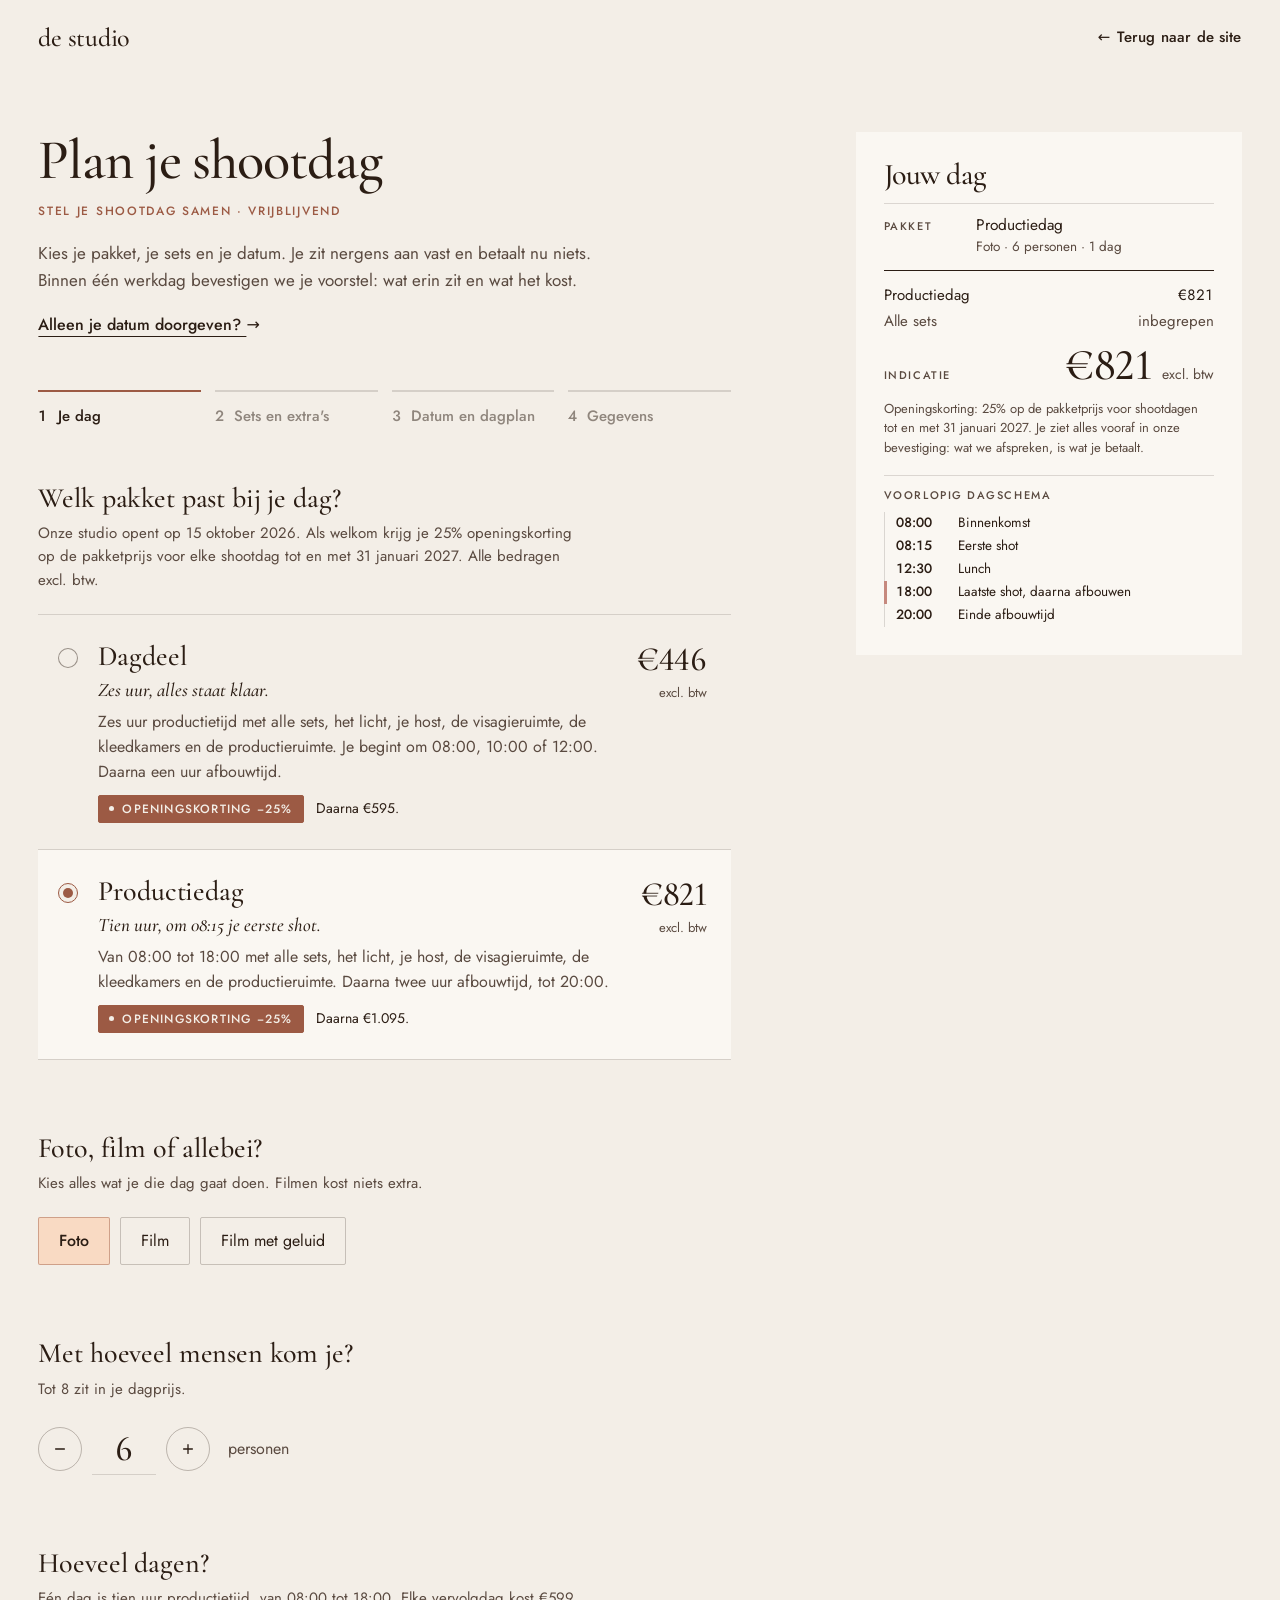
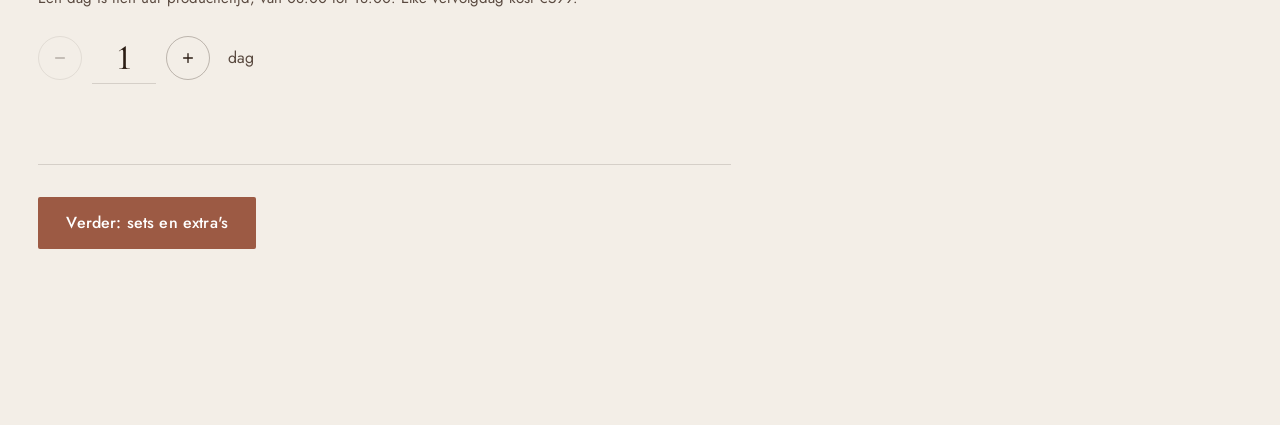
<file: boeken.html>
<!doctype html>
<html lang="nl" class="no-js">
<head>
<meta charset="utf-8">
<meta name="robots" content="noindex, nofollow">
<meta name="viewport" content="width=device-width, initial-scale=1, viewport-fit=cover">
<title>Plan je shootdag | de studio</title>
<meta name="description" content="Stel je shootdag samen, vrijblijvend. Kies je pakket, je sets en je datum. Binnen één werkdag bevestigen we je voorstel: wat erin zit en wat het kost. Hengelo, direct aan de A1.">
<meta name="theme-color" content="#F3EEE7">
<script>document.documentElement.className = document.documentElement.className.replace('no-js', 'js');</script>
<link rel="preconnect" href="https://fonts.googleapis.com">
<link rel="preconnect" href="https://fonts.gstatic.com" crossorigin>
<link rel="stylesheet" href="https://fonts.googleapis.com/css2?family=Cormorant+Garamond:ital,wght@0,500;0,600;1,500&family=Jost:wght@400;500&display=swap">
<link rel="stylesheet" href="css/site.css">
<link rel="stylesheet" href="css/boeken.css">
<link rel="icon" href="data:image/svg+xml,%3Csvg xmlns='http://www.w3.org/2000/svg' viewBox='0 0 32 32'%3E%3Crect width='32' height='32' rx='4' fill='%239C5A44'/%3E%3Ctext x='16' y='22' text-anchor='middle' font-family='Georgia,serif' font-size='17' fill='%23F3EEE7'%3Eds%3C/text%3E%3C/svg%3E">
</head>
<body class="boeken">
<a class="skip" href="#module">Naar het formulier</a>

<!-- Smalle kopbalk: geen mega-menu, geen mobiele balk -->
<header class="kop" data-kop>
  <div class="kop__rij kop__rij--smal wrap">
    <a class="woordmerk" href="index.html" aria-label="de studio, naar de homepage">de studio</a>
    <a class="terug" href="index.html"><span aria-hidden="true">←</span> Terug naar de site</a>
  </div>
</header>

<main id="inhoud">
<form class="bk" id="module" novalidate data-module>
  <div class="wrap bk__grid">

    <div class="bk__hoofd" data-hoofd>
      <!-- Intro -->
      <div class="bk-intro">
        <h1 id="titel">Plan je shootdag</h1>
        <p class="bk-intro__vrij">Stel je shootdag samen · vrijblijvend</p>
        <p class="bk-intro__sub" data-intro-sub>Kies je pakket, je sets en je datum. Je zit nergens aan vast en betaalt nu niets. Binnen één werkdag bevestigen we je voorstel: wat erin zit en wat het kost.</p>
        <p class="bk-intro__sub bk-intro__sub--snel" data-intro-snel hidden>Alleen je datum doorgeven? Dat kan hier in één keer. Je pakket en je sets bespreken we daarna samen. Je zit nergens aan vast en betaalt nu niets.</p>
        <p class="bk-intro__link">
          <button type="button" class="tekstknop" data-naar-snel>Alleen je datum doorgeven? <span aria-hidden="true">→</span></button>
          <button type="button" class="tekstknop" data-naar-volledig hidden>Liever je hele dag samenstellen? <span aria-hidden="true">→</span></button>
        </p>
      </div>

      <!-- Voortgang -->
      <ol class="voortgang" data-voortgang aria-label="Stappen">
        <li><button type="button" class="voortgang__stap" data-ga="1"><span class="voortgang__nr">1</span> Je dag</button></li>
        <li><button type="button" class="voortgang__stap" data-ga="2"><span class="voortgang__nr">2</span> Sets en extra's</button></li>
        <li><button type="button" class="voortgang__stap" data-ga="3"><span class="voortgang__nr">3</span> Datum en dagplan</button></li>
        <li><button type="button" class="voortgang__stap" data-ga="4"><span class="voortgang__nr">4</span> Gegevens</button></li>
      </ol>
      <p class="voortgang__mobiel" data-voortgang-mobiel aria-hidden="true"></p>

      <!-- ============ Stap 1 · Je dag ============ -->
      <section class="stap" data-stap="1" aria-labelledby="stap1-kop">
        <h2 class="vh" id="stap1-kop" tabindex="-1">Stap 1 van 4: je dag</h2>

        <fieldset class="groep">
          <legend class="groep__kop">Welk pakket past bij je dag?</legend>
          <p class="groep__hint">Onze studio opent op 15 oktober 2026. Als welkom krijg je 25% openingskorting op de pakketprijs voor elke shootdag tot en met 31 januari 2027. Alle bedragen excl. btw.</p>
          <div class="pakketkeuze">
            <label class="pk">
              <input type="radio" name="pakket" value="dagdeel">
              <span class="pk__vlak">
                <span class="bol" aria-hidden="true"></span>
                <span class="pk__tekstdeel">
                  <span class="pk__naam">Dagdeel</span>
                  <span class="pk__onder">Zes uur, alles staat klaar.</span>
                  <span class="pk__tekst">Zes uur productietijd met alle sets, het licht, je host, de visagieruimte, de kleedkamers en de productieruimte. Je begint om 08:00, 10:00 of 12:00. Daarna een uur afbouwtijd.</span>
                  <span class="pk__na"><span class="korting">Openingskorting −25%</span> Daarna €595.</span>
                </span>
                <span class="pk__prijs"><span class="pk__bedrag">€446</span><span class="pk__btw">excl. btw</span></span>
              </span>
            </label>
            <label class="pk">
              <input type="radio" name="pakket" value="productiedag" checked>
              <span class="pk__vlak">
                <span class="bol" aria-hidden="true"></span>
                <span class="pk__tekstdeel">
                  <span class="pk__naam">Productiedag</span>
                  <span class="pk__onder">Tien uur, om 08:15 je eerste shot.</span>
                  <span class="pk__tekst">Van 08:00 tot 18:00 met alle sets, het licht, je host, de visagieruimte, de kleedkamers en de productieruimte. Daarna twee uur afbouwtijd, tot 20:00.</span>
                  <span class="pk__na"><span class="korting">Openingskorting −25%</span> Daarna €1.095.</span>
                </span>
                <span class="pk__prijs"><span class="pk__bedrag">€821</span><span class="pk__btw">excl. btw</span></span>
              </span>
            </label>
          </div>
        </fieldset>

        <fieldset class="groep" data-deel="soort">
          <legend class="groep__kop">Foto, film of allebei?</legend>
          <p class="groep__hint" data-hint-soort>Kies alles wat je die dag gaat doen. Filmen kost niets extra.</p>
          <div class="pillen">
            <label class="pil"><input type="checkbox" name="soort" value="foto" checked><span>Foto</span></label>
            <label class="pil"><input type="checkbox" name="soort" value="film"><span>Film</span></label>
            <label class="pil"><input type="checkbox" name="soort" value="geluid"><span>Film met geluid</span></label>
          </div>
        </fieldset>

        <div class="groep" data-deel="personen">
          <label class="groep__kop" for="personen">Met hoeveel mensen kom je?</label>
          <p class="groep__hint" id="hint-personen" data-hint-personen>Tot 8 zit in je dagprijs.</p>
          <div class="teller">
            <button type="button" class="teller__knop" data-teller="personen" data-stap-waarde="-1" aria-label="Eén persoon minder"><svg viewBox="0 0 16 16" aria-hidden="true"><path d="M3 8h10"/></svg></button>
            <input class="teller__getal" id="personen" name="personen" type="number" inputmode="numeric" min="1" max="99" value="6" aria-describedby="hint-personen">
            <button type="button" class="teller__knop" data-teller="personen" data-stap-waarde="1" aria-label="Eén persoon meer"><svg viewBox="0 0 16 16" aria-hidden="true"><path d="M3 8h10M8 3v10"/></svg></button>
            <span class="teller__eenheid" data-eenheid-personen>personen</span>
          </div>
        </div>

        <div class="groep" data-deel="dagen">
          <label class="groep__kop" for="dagen">Hoeveel dagen?</label>
          <p class="groep__hint" id="hint-dagen" data-hint-dagen>Eén dag is tien uur productietijd, van 08:00 tot 18:00.</p>
          <div class="teller" data-teller-dagen>
            <button type="button" class="teller__knop" data-teller="dagen" data-stap-waarde="-1" aria-label="Eén dag minder"><svg viewBox="0 0 16 16" aria-hidden="true"><path d="M3 8h10"/></svg></button>
            <input class="teller__getal" id="dagen" name="dagen" type="number" inputmode="numeric" min="1" max="5" value="1" aria-describedby="hint-dagen">
            <button type="button" class="teller__knop" data-teller="dagen" data-stap-waarde="1" aria-label="Eén dag meer"><svg viewBox="0 0 16 16" aria-hidden="true"><path d="M3 8h10M8 3v10"/></svg></button>
            <span class="teller__eenheid" data-eenheid-dagen>dag</span>
          </div>
        </div>
      </section>

      <!-- ============ Stap 2 · Sets en extra's ============ -->
      <section class="stap" data-stap="2" aria-labelledby="stap2-kop" hidden>
        <h2 class="vh" id="stap2-kop" tabindex="-1">Stap 2 van 4: sets en extra's</h2>

        <fieldset class="groep">
          <legend class="groep__kop">Welke sets wil je gebruiken?</legend>
          <p class="groep__hint" data-hint-sets>Alle sets zijn inbegrepen bij de prijs, en elke set heeft meerdere plekken en camerahoeken. Vink aan wat je wilt gebruiken, dan zetten wij ze klaar. De volgorde waarin je ze aanvinkt, is de volgorde in je dagschema.</p>
          <div class="settegels">
            <label class="settegel">
              <input type="checkbox" name="set" value="creme-boog">
              <span class="settegel__beeld"><img src="media/treden-04-4x5.jpg" alt="" width="1200" height="1500" loading="lazy" decoding="async"><span class="settegel__vink" aria-hidden="true"></span></span>
              <span class="settegel__naam">Mediterrane omgeving</span><span class="settegel__sub">bogen, treden en sokkels</span>
              <span class="settegel__label">Inbegrepen bij de prijs</span>
            </label>
            <label class="settegel">
              <input type="checkbox" name="set" value="terracotta">
              <span class="settegel__beeld"><img src="media/roze-stucwand-01-4x5.jpg" alt="" width="1200" height="1500" loading="lazy" decoding="async"><span class="settegel__vink" aria-hidden="true"></span></span>
              <span class="settegel__naam">Terracotta achterwand</span><span class="settegel__sub">terracotta wand, amforen</span>
              <span class="settegel__label">Inbegrepen bij de prijs</span>
            </label>
            <label class="settegel">
              <input type="checkbox" name="set" value="olijfgroen">
              <span class="settegel__beeld"><img class="pos-olijf" src="media/olijf-9904-2x3.jpg" alt="" width="1000" height="1500" loading="lazy" decoding="async"><span class="settegel__vink" aria-hidden="true"></span></span>
              <span class="settegel__naam">Olijfgroen</span><span class="settegel__sub">diep olijfgroen, witte vloer</span>
              <span class="settegel__label">Inbegrepen bij de prijs</span>
            </label>
            <label class="settegel">
              <input type="checkbox" name="set" value="linnen">
              <span class="settegel__beeld"><img class="pos-linnen" src="media/gordijnen-9389-2x3.jpg" alt="" width="1000" height="1500" loading="lazy" decoding="async"><span class="settegel__vink" aria-hidden="true"></span></span>
              <span class="settegel__naam">Zacht mediterraans</span><span class="settegel__sub">linnen, sokkel en amfoor</span>
              <span class="settegel__label">Inbegrepen bij de prijs</span>
            </label>
          </div>
          <p class="advies" data-advies-merk hidden></p>
        </fieldset>

        <div class="groep" data-lichtgroep>
          <h3 class="groep__kop">Welk licht wil je per set?</h3>
          <p class="groep__hint">Wij stellen het vooraf in; daarna mag je het zelf aanpassen. Het is continu licht, Nanlite Only Studio: flitsers heb je niet nodig.</p>
          <div class="lichtwensen" data-lichtwensen></div>
        </div>

        <div class="groep extras" id="extras">
          <figure class="extras__beeld">
            <span class="extras__foto"><img src="media/mobiel-poster.jpg" alt="Een model loopt door een gang van witte zuilen en sokkels met amforen, onder een linnen doek." width="1080" height="1920" loading="lazy" decoding="async"></span>
            <figcaption class="extras__bijschrift">Voorbeeld van een grote extra set-up</figcaption>
          </figure>
          <div class="extras__tekst">
            <h3 class="groep__kop">Extra's</h3>
            <p class="groep__hint" data-hint-extras>Bij de Productiedag. Excl. btw.</p>
            <div class="extras__lijst">
              <label class="ex">
                <input type="checkbox" name="zuilen" id="zuilen">
                <span class="ex__vlak">
                  <span class="ex__doos" aria-hidden="true"></span>
                  <span class="ex__tekst">
                    <span class="ex__naam">Grote extra set-up, opgebouwd tijdens je lunch</span>
                    <span class="ex__zin">Bijvoorbeeld een gang van zuilen en sokkels onder een linnen doek. Jij luncht, wij bouwen. Welke set-up het wordt, spreken we samen af.</span>
                  </span>
                  <span class="ex__prijs">+€299</span>
                </span>
              </label>
              <label class="ex">
                <input type="checkbox" name="klaar" id="klaar">
                <span class="ex__vlak">
                  <span class="ex__doos" aria-hidden="true"></span>
                  <span class="ex__tekst">
                    <span class="ex__naam">Je producten de middag of avond ervoor al langsbrengen en uitstallen</span>
                    <span class="ex__zin">Je brengt je producten de middag of avond ervoor al bij ons langs en stalt ze uit, zodat je om 08:00 meteen begint.</span>
                  </span>
                  <span class="ex__prijs">+€290</span>
                </span>
              </label>
              <div class="ex__moment" data-klaarmoment hidden>
                <p class="ex__moment-kop" id="klaarmoment-kop">Wanneer kom je uitstallen?</p>
                <div class="pillen pillen--klein" role="radiogroup" aria-labelledby="klaarmoment-kop">
                  <label class="pil"><input type="radio" name="klaarmoment" value="middag" checked><span>De middag ervoor</span></label>
                  <label class="pil"><input type="radio" name="klaarmoment" value="avond"><span>De avond ervoor</span></label>
                </div>
              </div>
            </div>
            <p class="advies" data-advies-dagdeel hidden>Bij het Dagdeel zijn deze extra's niet beschikbaar. Ze horen bij een volle dag van 08:00 tot 18:00. <button type="button" class="tekstknop" data-kies-pakket="productiedag">Kies de Productiedag <span aria-hidden="true">→</span></button></p>
          </div>
        </div>
      </section>

      <!-- ============ Stap 3 · Datum en dagplan ============ -->
      <section class="stap" data-stap="3" aria-labelledby="stap3-kop" hidden>
        <h2 class="vh" id="stap3-kop" tabindex="-1">Stap 3 van 4: datum en dagplan</h2>

        <div class="groep" data-deel="datum">
          <p class="groep__kop" id="kalender-label">Welke dag heb je in gedachten?</p>
          <p class="groep__hint" id="kalender-hint">Nog niet zeker? Kies een tweede dag, of laat het ons weten in je bericht.</p>
          <div class="kalender kalender--boeken" data-kalender>
            <div class="kalender__vlak">
              <div class="keuzes" role="group" aria-label="Welke keuze vul je in?">
                <button type="button" class="keuze" data-slot="1" aria-pressed="true">
                  <span class="keuze__label" data-slot-label="1">Eerste keuze</span>
                  <span class="keuze__waarde" data-slot-waarde="1">Kies een dag</span>
                </button>
                <button type="button" class="keuze" data-slot="2" aria-pressed="false">
                  <span class="keuze__label">Tweede keuze</span>
                  <span class="keuze__waarde" data-slot-waarde="2">Mag leeg</span>
                </button>
              </div>
              <div class="kalender__kop">
                <button class="kalender__nav" type="button" data-vorige aria-label="Vorige maand"><svg viewBox="0 0 16 16" aria-hidden="true"><path d="M10 3 5 8l5 5"/></svg></button>
                <p class="kalender__maand" data-maand aria-live="polite"></p>
                <button class="kalender__nav" type="button" data-volgende aria-label="Volgende maand"><svg viewBox="0 0 16 16" aria-hidden="true"><path d="m6 3 5 5-5 5"/></svg></button>
              </div>
              <table class="kalender__raster" role="grid" aria-labelledby="kalender-label" aria-describedby="kalender-hint">
                <thead><tr><th scope="col" abbr="maandag">ma</th><th scope="col" abbr="dinsdag">di</th><th scope="col" abbr="woensdag">wo</th><th scope="col" abbr="donderdag">do</th><th scope="col" abbr="vrijdag">vr</th><th scope="col" abbr="zaterdag">za</th><th scope="col" abbr="zondag">zo</th></tr></thead>
                <tbody data-dagen></tbody>
              </table>
            </div>
            <p class="kalender__keuze" data-keuze aria-live="polite">Nog geen dag gekozen.</p>
            <p class="veld__fout" id="fout-datum" data-fout="datum" hidden></p>
            <p class="advies" data-advies-merkdag hidden></p>
            <p class="kalender__wis" data-wis-tweede hidden><button type="button" class="tekstknop tekstknop--klein" data-wis-tweede-knop>Tweede keuze wissen</button></p>
          </div>
        </div>

        <fieldset class="groep" data-tijden>
          <legend class="groep__kop" data-tijden-kop>Je tijden</legend>
          <p class="groep__hint" data-tijden-hint>Je komt om 08:00 binnen en maakt om 08:15 je eerste shot. Om 18:00 is je laatste shot. Tot 20:00 heb je afbouwtijd, inbegrepen.</p>
          <div class="pillen pillen--tijd" data-begin-pillen hidden>
            <label class="pil"><input type="radio" name="begin" value="08:00" checked><span>08:00</span></label>
            <label class="pil"><input type="radio" name="begin" value="10:00"><span>10:00</span></label>
            <label class="pil"><input type="radio" name="begin" value="12:00"><span>12:00</span></label>
          </div>
        </fieldset>

        <div class="groep">
          <h3 class="groep__kop">Je voorlopige dagschema</h3>
          <p class="groep__hint">Het schema beweegt mee met je keuzes. Je host stemt het daarna met je af.</p>
          <ol class="schema" data-schema aria-live="polite"></ol>
          <p class="schema__regel">Jij bepaalt de volgorde. Wij plannen de wissels eromheen.</p>
        </div>
      </section>

      <!-- ============ Stap 4 · Gegevens ============ -->
      <section class="stap" data-stap="4" aria-labelledby="stap4-kop" hidden>
        <h2 class="vh" id="stap4-kop" tabindex="-1">Stap 4 van 4: gegevens</h2>

        <div class="groep" data-deel="gegevens">
          <p class="groep__kop">Waar sturen we de bevestiging naartoe?</p>
          <div class="velden">
            <div class="veld">
              <label class="veld__label" for="naam">Naam</label>
              <input class="veld__invoer" id="naam" name="naam" type="text" autocomplete="name" required>
              <p class="veld__fout" id="fout-naam" data-fout="naam" hidden></p>
            </div>
            <div class="veld">
              <label class="veld__label" for="bedrijf">Bedrijf</label>
              <input class="veld__invoer" id="bedrijf" name="bedrijf" type="text" autocomplete="organization" required>
              <p class="veld__fout" id="fout-bedrijf" data-fout="bedrijf" hidden></p>
            </div>
            <div class="veld">
              <label class="veld__label" for="email">E-mail</label>
              <input class="veld__invoer" id="email" name="email" type="email" autocomplete="email" inputmode="email" required>
              <p class="veld__fout" id="fout-email" data-fout="email" hidden></p>
            </div>
            <div class="veld">
              <label class="veld__label" for="telefoon">Telefoon</label>
              <input class="veld__invoer" id="telefoon" name="telefoon" type="tel" autocomplete="tel" required>
              <p class="veld__fout" id="fout-telefoon" data-fout="telefoon" hidden></p>
            </div>
            <div class="veld">
              <label class="veld__label" for="kvk">KvK- of btw-nummer</label>
              <p class="veld__hint" id="hint-kvk">We werken alleen voor bedrijven. Heb je het nu niet bij de hand, dan mag het later.</p>
              <input class="veld__invoer" id="kvk" name="kvk" type="text" autocomplete="off" aria-describedby="hint-kvk">
            </div>
            <div class="veld">
              <label class="veld__label" for="maken">Wat ga je maken?</label>
              <p class="veld__hint" id="hint-maken">Bijvoorbeeld: foto's en een paar korte video's, voor web en social.</p>
              <textarea class="veld__invoer veld__invoer--tekst" id="maken" name="maken" rows="4" aria-describedby="hint-maken"></textarea>
            </div>
            <label class="vink">
              <input type="checkbox" name="geluid" id="geluid">
              <span class="vink__doos" aria-hidden="true"></span>
              <span class="vink__tekst">We filmen met geluid</span>
            </label>
          </div>
        </div>
      </section>

      <!-- ============ Korte variant: alleen een datum ============ -->
      <section class="snel" data-snel hidden aria-labelledby="snel-kop">
        <h2 class="vh" id="snel-kop" tabindex="-1">Alleen je datum doorgeven</h2>
        <div data-plek="datum"></div>
        <div data-plek="personen"></div>
        <div data-plek="soort"></div>
        <div data-plek="gegevens"></div>
      </section>

      <!-- Vorige / volgende -->
      <div class="bk-nav" data-nav>
        <div class="bk-nav__rij">
          <button type="button" class="knop" data-volgende-stap>Verder: sets en extra's</button>
          <button type="submit" class="knop" data-verstuur hidden>Verstuur je aanvraag (vrijblijvend)</button>
          <button type="button" class="tekstknop" data-vorige-stap hidden><span aria-hidden="true">←</span> Vorige stap</button>
        </div>
        <p class="micro bk-nav__micro" data-verstuur-micro hidden>Je zit nergens aan vast en betaalt nu niets. Binnen één werkdag bevestigen we je voorstel: wat erin zit en wat het kost.</p>
      </div>
    </div>

    <!-- ============ Jouw dag ============ -->
    <aside class="jd" id="jouw-dag" aria-labelledby="jd-titel" data-jd>
      <div class="jd__binnen">
        <div class="jd__kop">
          <h2 class="jd__titel" id="jd-titel">Jouw dag</h2>
          <button type="button" class="jd__sluit" data-jd-sluit>Sluit</button>
        </div>
        <dl class="jd__lijst" data-jd-lijst></dl>
        <div class="jd__prijs">
          <ul class="jd__regels" data-jd-regels></ul>
          <p class="jd__totaal"><span class="jd__totaal-label">Indicatie</span><span class="jd__bedrag" data-jd-totaal>€821</span><span class="jd__btw">excl. btw</span></p>
          <p class="jd__noot" data-jd-noot>Openingskorting: 25% op de pakketprijs voor shootdagen tot en met 31 januari 2027. Je ziet alles vooraf in onze bevestiging: wat we afspreken, is wat je betaalt.</p>
        </div>
        <div class="jd__schema" data-jd-schema-blok>
          <h3 class="jd__subkop">Voorlopig dagschema</h3>
          <ol class="jd__tijden" data-jd-schema></ol>
        </div>
      </div>
    </aside>
  </div>
</form>

<!-- ============ Bedankscherm ============ -->
<section class="bedankt" data-bedankt hidden aria-labelledby="bedankt-kop">
  <div class="wrap bedankt__grid">
    <figure class="bedankt__beeld">
      <img src="media/roze-stucwand-05-4x5.jpg" alt="Een lachend model in een crème trui kijkt opzij, voor de terracotta achterwand." width="1200" height="1500" loading="lazy" decoding="async">
    </figure>
    <div class="bedankt__tekst">
      <h1 id="bedankt-kop" tabindex="-1">Je aanvraag is binnen.</h1>
      <p class="bedankt__zin" data-bedankt-zin></p>
      <h2 class="bedankt__subkop">Wat je hebt gekozen</h2>
      <dl class="jd__lijst bedankt__lijst" data-bedankt-lijst></dl>
      <div class="actie bedankt__actie">
        <a class="tekstlink" href="index.html">Terug naar de site <span aria-hidden="true">→</span></a>
      </div>
    </div>
  </div>
</section>
</main>

<!-- Mobiel: balk onderaan die "Jouw dag" openklapt -->
<button type="button" class="jdbalk" data-jdbalk aria-expanded="false" aria-controls="jouw-dag">
  <span class="jdbalk__links">
    <span class="jdbalk__titel">Jouw dag</span>
    <span class="jdbalk__sub" data-jdbalk-sub>Productiedag</span>
  </span>
  <span class="jdbalk__rechts">
    <span class="jdbalk__bedrag" data-jdbalk-bedrag>€821</span>
    <svg class="jdbalk__pijl" viewBox="0 0 16 16" aria-hidden="true"><path d="m3 10 5-5 5 5"/></svg>
  </span>
</button>

<script src="js/boeken.js" defer></script>
</body>
</html>
</file>
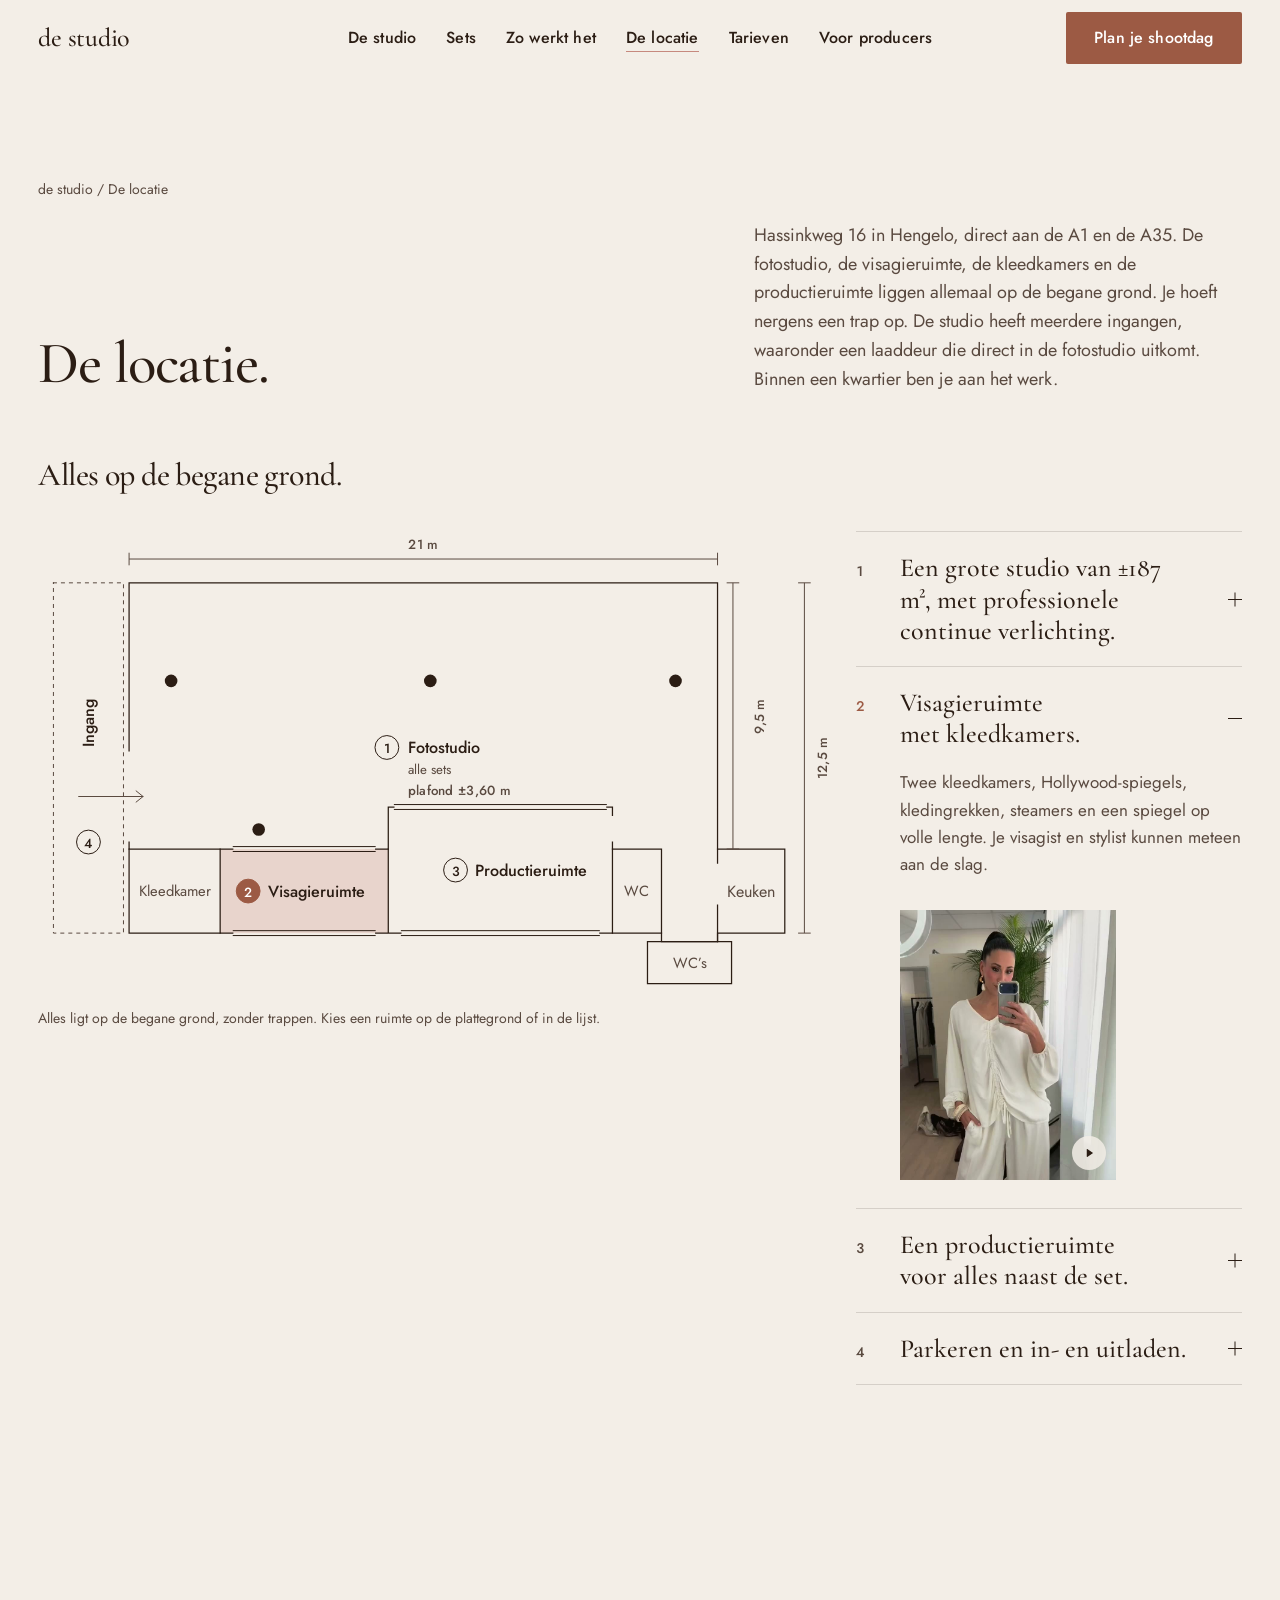
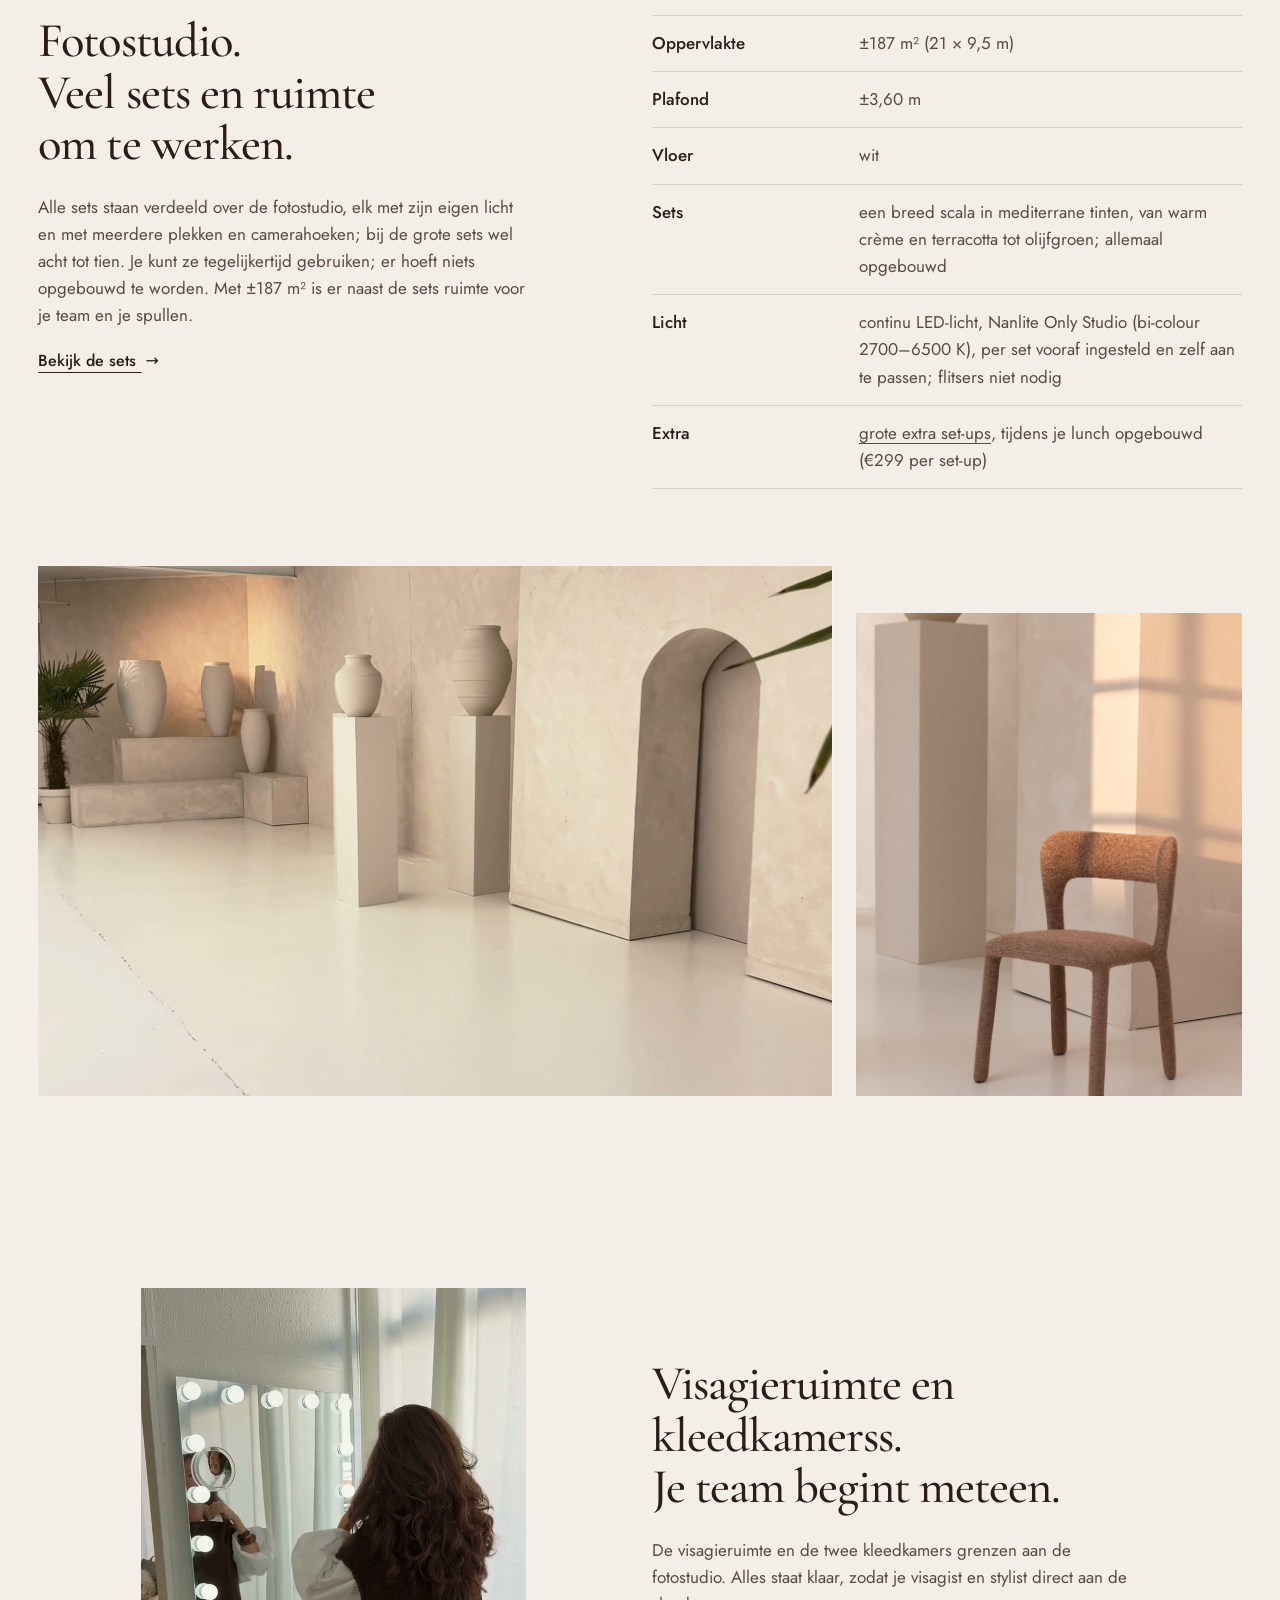
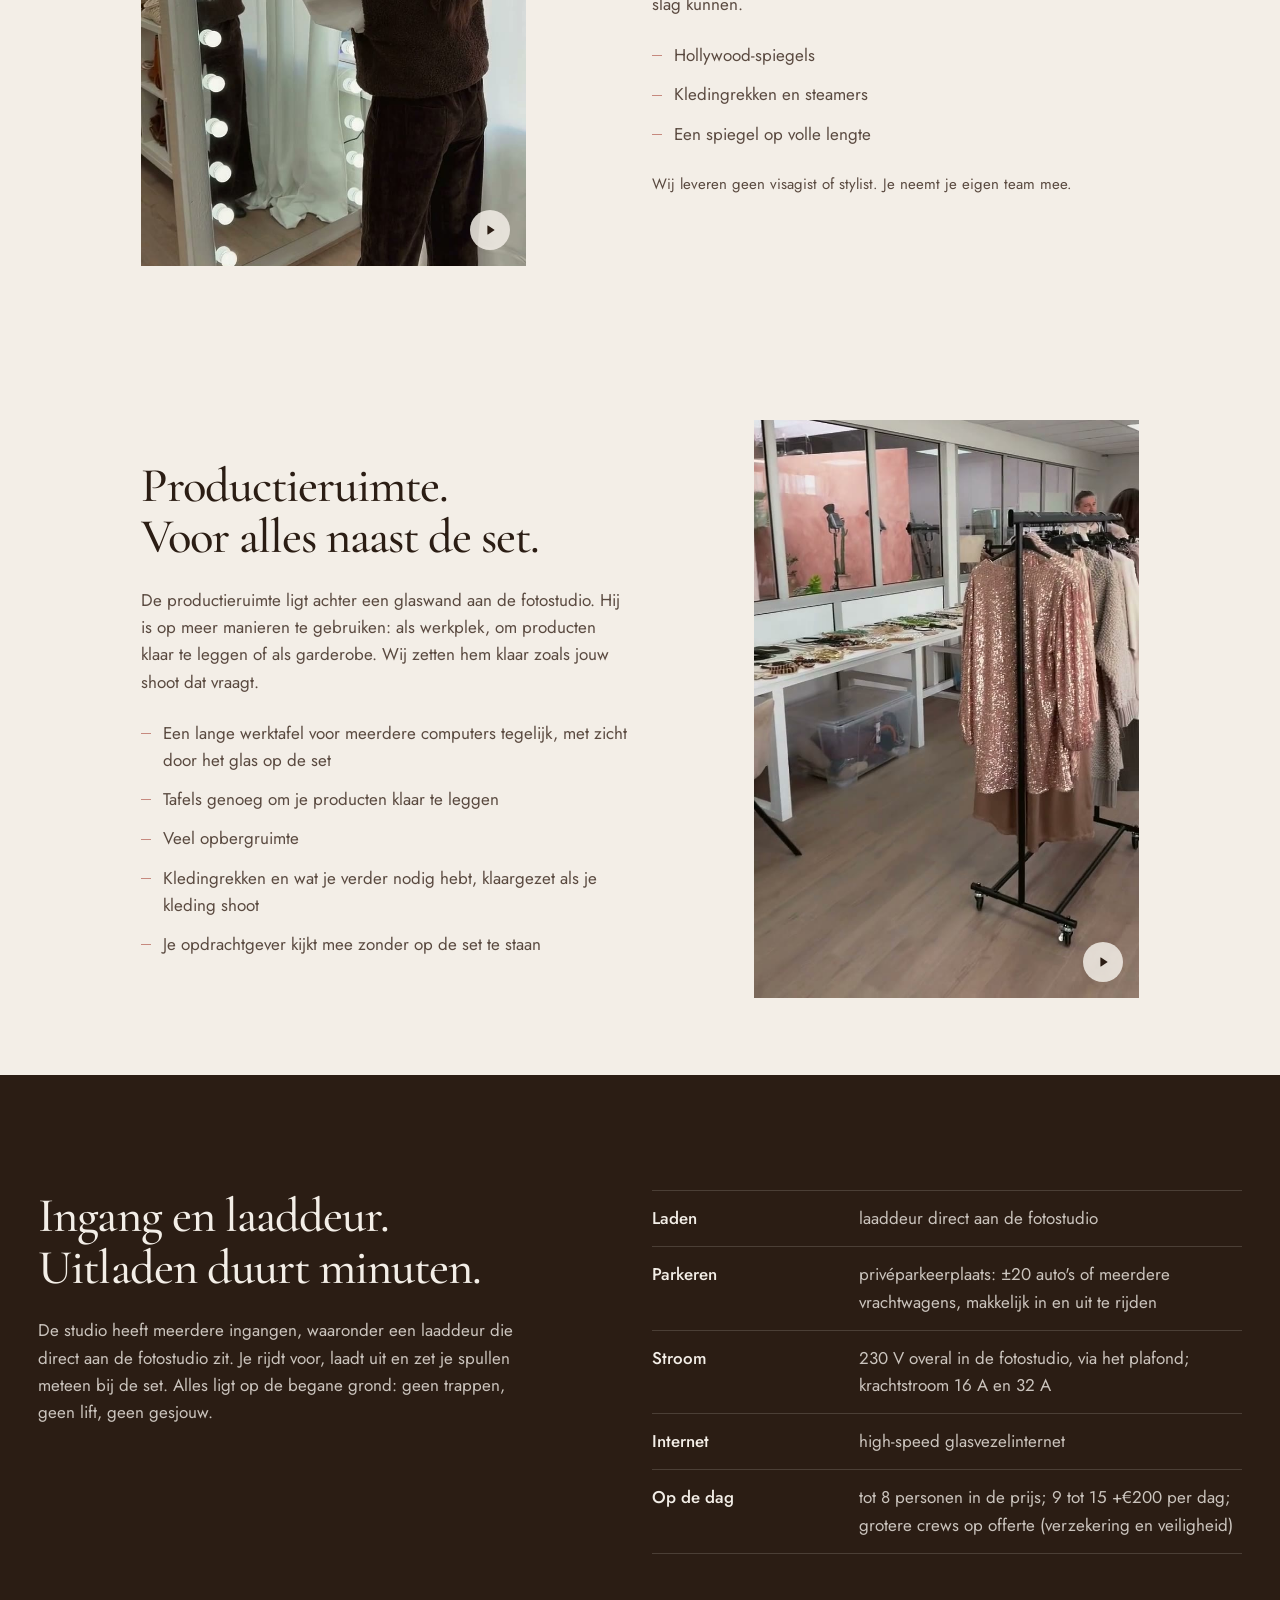
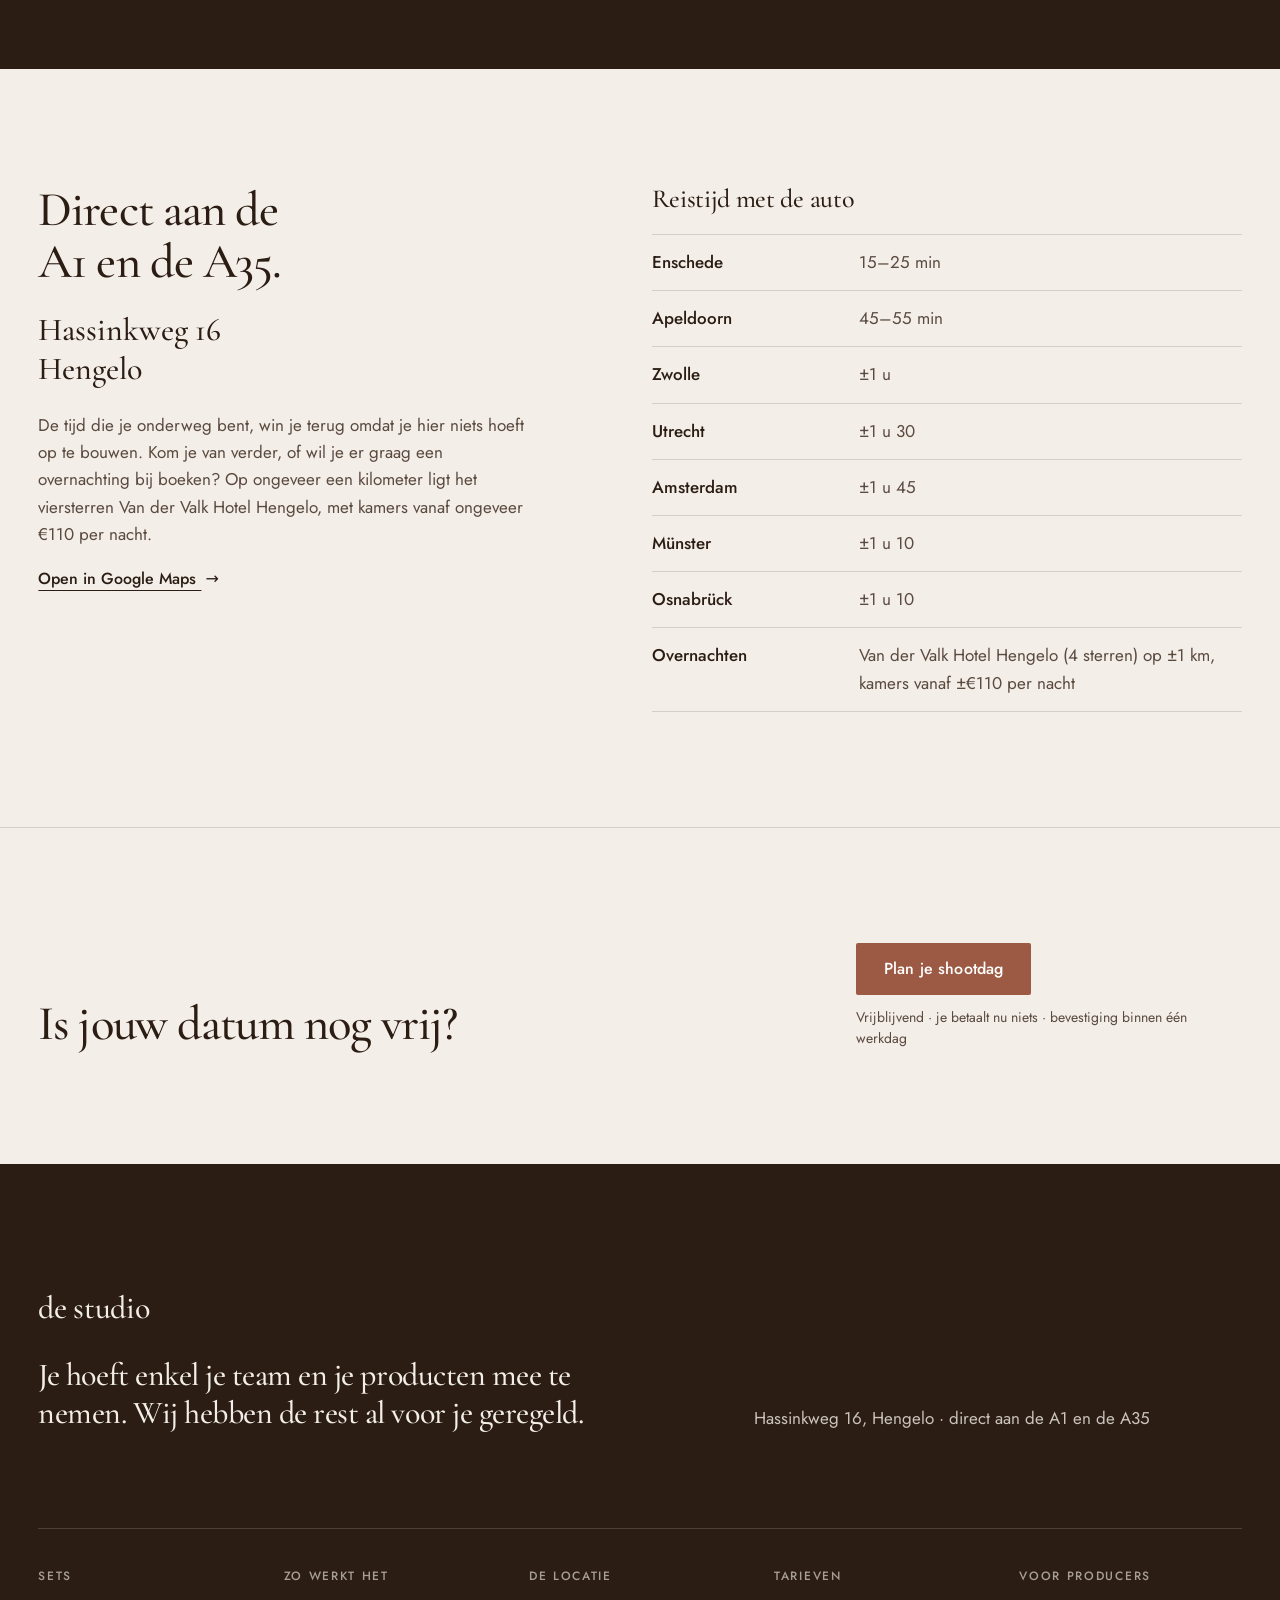
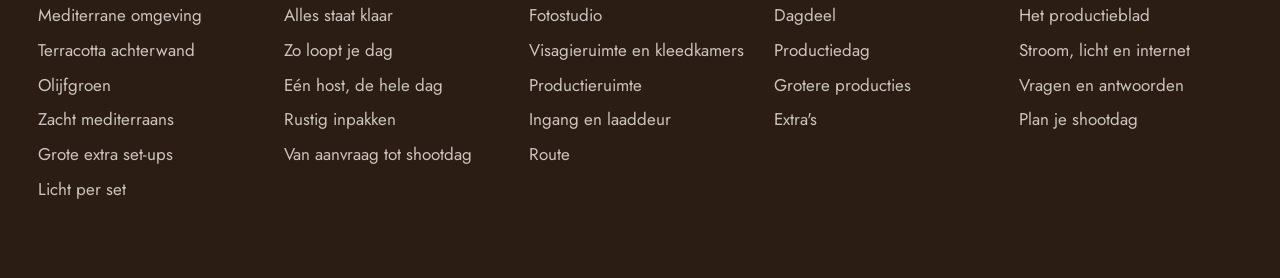
<file: locatie.html>
<!doctype html>
<html lang="nl" class="no-js">
<head>
<meta charset="utf-8">
<meta name="robots" content="noindex, nofollow">
<meta name="viewport" content="width=device-width, initial-scale=1, viewport-fit=cover">
<title>De locatie | de studio</title>
<meta name="description" content="Hassinkweg 16, Hengelo, direct aan de A1 en de A35. Een fotostudio van ±187 m² met een breed scala aan sets, een visagieruimte, twee kleedkamers, een productieruimte met werkplekken en opbergruimte, en een eigen laaddeur.">
<meta name="theme-color" content="#F3EEE7">
<script>document.documentElement.className = document.documentElement.className.replace('no-js', 'js');</script>
<link rel="preconnect" href="https://fonts.googleapis.com">
<link rel="preconnect" href="https://fonts.gstatic.com" crossorigin>
<link rel="stylesheet" href="https://fonts.googleapis.com/css2?family=Cormorant+Garamond:ital,wght@0,500;0,600;1,500&family=Jost:wght@400;500&display=swap">
<link rel="stylesheet" href="css/site.css">
<link rel="stylesheet" href="css/pagina.css">
<link rel="stylesheet" href="css/locatie.css">
<link rel="icon" href="data:image/svg+xml,%3Csvg xmlns='http://www.w3.org/2000/svg' viewBox='0 0 32 32'%3E%3Crect width='32' height='32' rx='4' fill='%239C5A44'/%3E%3Ctext x='16' y='22' text-anchor='middle' font-family='Georgia,serif' font-size='17' fill='%23F3EEE7'%3Eds%3C/text%3E%3C/svg%3E">
</head>
<body>
<a class="skip" href="#inhoud">Naar de inhoud</a>

<!-- Kopbalk (gedeeld door alle pagina's; zet op elke pagina aria-current="page" op het actieve menu-item) -->
<header class="kop" data-kop>
  <div class="kop__rij wrap">
    <a class="woordmerk" href="index.html" aria-label="de studio, naar de homepage">de studio</a>

    <nav class="nav" aria-label="Hoofdmenu">
      <ul class="nav__lijst">
        <li><a class="nav__item" href="index.html">De studio</a></li>
        <li class="nav__groep" data-groep="sets"><a class="nav__item" href="sets.html" aria-expanded="false" aria-controls="mega-sets" data-mega="sets">Sets</a>
          <div class="mega" id="mega-sets" data-paneel="sets">
            <div class="wrap mega__grid">
              <ul class="mega__tegels">
                <li><a class="tegel" href="sets.html#creme-boog">
                  <span class="tegel__beeld"><img data-src="media/treden-04-4x5.jpg" alt="" width="1200" height="1500" decoding="async"></span>
                  <span class="tegel__naam">Mediterrane omgeving</span><span class="tegel__sub">inbegrepen</span></a></li>
                <li><a class="tegel" href="sets.html#terracotta">
                  <span class="tegel__beeld"><img data-src="media/roze-stucwand-01-4x5.jpg" alt="" width="1200" height="1500" decoding="async"></span>
                  <span class="tegel__naam">Terracotta achterwand</span><span class="tegel__sub">inbegrepen</span></a></li>
                <li><a class="tegel" href="sets.html#olijfgroen">
                  <span class="tegel__beeld"><img class="pos-olijf" data-src="media/olijf-9904-2x3.jpg" alt="" width="1000" height="1500" decoding="async"></span>
                  <span class="tegel__naam">Olijfgroen</span><span class="tegel__sub">inbegrepen</span></a></li>
                <li><a class="tegel" href="sets.html#linnen">
                  <span class="tegel__beeld"><img class="pos-linnen" data-src="media/gordijnen-9389-2x3.jpg" alt="" width="1000" height="1500" decoding="async"></span>
                  <span class="tegel__naam">Zacht mediterraans</span><span class="tegel__sub">inbegrepen</span></a></li>
              </ul>
              <ul class="mega__links">
                <li><a href="sets.html"><span class="mega__link">Alle sets</span><span class="mega__subregel">Een breed scala, opgebouwd en inbegrepen</span></a></li>
                <li><a href="sets.html#zuilen"><span class="mega__link">Grote extra set-ups</span><span class="mega__subregel">Wij bouwen ze tijdens je lunch, €299 per set-up</span></a></li>
                <li><a href="sets.html#licht"><span class="mega__link">Licht per set</span><span class="mega__subregel">Daglicht, ochtendzon, avondlicht, raamschaduw</span></a></li>
              </ul>
            </div>
          </div></li>
        <li class="nav__groep" data-groep="werkt"><a class="nav__item" href="zo-werkt-het.html" aria-expanded="false" aria-controls="mega-werkt" data-mega="werkt">Zo werkt het</a>
          <div class="mega" id="mega-werkt" data-paneel="werkt">
            <div class="wrap mega__grid mega__grid--werkt">
              <div class="mega__sfeer"><img data-src="media/reliefpaneel-01-4x5.jpg" alt="" width="1200" height="1500" decoding="async"></div>
              <ul class="mega__links mega__links--twee">
                <li><a href="zo-werkt-het.html#klaar"><span class="mega__link">Alles staat klaar</span><span class="mega__subregel">Sets opgebouwd, licht afgesteld</span></a></li>
                <li><a href="zo-werkt-het.html#dag"><span class="mega__link">Zo loopt je dag</span><span class="mega__subregel">Binnen een kwartier aan het werk</span></a></li>
                <li><a href="zo-werkt-het.html#licht"><span class="mega__link">Licht naar keuze</span><span class="mega__subregel">Vooraf ingesteld op jouw wens</span></a></li>
                <li><a href="zo-werkt-het.html#host"><span class="mega__link">Eén host, de hele dag</span><span class="mega__subregel">Eén aanspreekpunt tot je vertrekt</span></a></li>
                <li><a href="zo-werkt-het.html#afbouw"><span class="mega__link">Rustig inpakken</span><span class="mega__subregel">Eén of twee uur afbouwtijd, zonder overuren</span></a></li>
                <li><a href="zo-werkt-het.html#aanvraag"><span class="mega__link">Van aanvraag tot shootdag</span><span class="mega__subregel">Bevestiging binnen één werkdag</span></a></li>
              </ul>
            </div>
          </div></li>
        <li class="nav__groep" data-groep="locatie"><a class="nav__item" href="locatie.html" aria-expanded="false" aria-controls="mega-locatie" data-mega="locatie" aria-current="page">De locatie</a>
          <div class="mega" id="mega-locatie" data-paneel="locatie">
            <div class="wrap mega__grid mega__grid--locatie">
              <div class="mega__plan" data-miniplan></div>
              <ul class="mega__links">
                <li><a href="locatie.html#hal" data-ruimte-link="hal"><span class="mega__link">Fotostudio</span><span class="mega__subregel">Alle sets, het licht staat klaar</span></a></li>
                <li><a href="locatie.html#visagie" data-ruimte-link="visagie"><span class="mega__link">Visagieruimte en kleedkamers</span><span class="mega__subregel">Spiegels, rekken en steamers</span></a></li>
                <li><a href="locatie.html#productie" data-ruimte-link="productie"><span class="mega__link">Productieruimte</span><span class="mega__subregel">Werkplekken, tafels en opbergruimte</span></a></li>
                <li><a href="locatie.html#ingang" data-ruimte-link="ingang"><span class="mega__link">Ingang en laaddeur</span><span class="mega__subregel">Parkeren en in- en uitladen</span></a></li>
                <li><a href="locatie.html#route"><span class="mega__link">Route</span><span class="mega__subregel">Hassinkweg 16, direct aan de A1 en de A35</span></a></li>
              </ul>
            </div>
          </div></li>
        <li><a class="nav__item" href="prijzen.html">Tarieven</a></li>
        <li><a class="nav__item" href="producers.html">Voor producers</a></li>
      </ul>
    </nav>

    <a class="knop knop--kop" href="boeken.html">Plan je shootdag</a>
    <button class="menuknop" type="button" aria-expanded="false" aria-controls="mmenu" data-menuknop>
      <span class="menuknop__tekst">Menu</span>
      <span class="menuknop__streep" aria-hidden="true"></span>
    </button>
  </div>
</header>

<!-- Mobiel menu -->
<div class="mmenu" id="mmenu" data-mmenu role="dialog" aria-modal="true" aria-label="Menu" hidden>
  <div class="mmenu__kop">
    <a class="woordmerk woordmerk--licht" href="index.html">de studio</a>
    <button class="menuknop menuknop--licht" type="button" data-mmenu-dicht aria-label="Menu sluiten"><span class="menuknop__tekst">Sluiten</span></button>
  </div>
  <nav class="mmenu__nav" aria-label="Hoofdmenu mobiel">
    <div class="mm-groep mm-groep--link">
      <a class="mm-kop" href="index.html" data-mmenu-sluit>De studio</a>
    </div>
    <div class="mm-groep is-open">
      <button class="mm-kop" type="button" aria-expanded="true" aria-controls="mm-sets">Sets<span class="mm-teken" aria-hidden="true"></span></button>
      <div class="mm-inhoud" id="mm-sets">
        <ul class="mm-tegels">
          <li><a href="sets.html#creme-boog" data-mmenu-sluit><span class="mm-tegels__beeld"><img src="media/treden-04-4x5.jpg" alt="" width="1200" height="1500" loading="lazy" decoding="async"></span><span class="mm-tegels__naam">Mediterrane omgeving</span><span class="mm-tegels__sub">inbegrepen</span></a></li>
          <li><a href="sets.html#terracotta" data-mmenu-sluit><span class="mm-tegels__beeld"><img src="media/roze-stucwand-01-4x5.jpg" alt="" width="1200" height="1500" loading="lazy" decoding="async"></span><span class="mm-tegels__naam">Terracotta achterwand</span><span class="mm-tegels__sub">inbegrepen</span></a></li>
          <li><a href="sets.html#olijfgroen" data-mmenu-sluit><span class="mm-tegels__beeld"><img class="pos-olijf" src="media/olijf-9904-2x3.jpg" alt="" width="1000" height="1500" loading="lazy" decoding="async"></span><span class="mm-tegels__naam">Olijfgroen</span><span class="mm-tegels__sub">inbegrepen</span></a></li>
          <li><a href="sets.html#linnen" data-mmenu-sluit><span class="mm-tegels__beeld"><img class="pos-linnen" src="media/gordijnen-9389-2x3.jpg" alt="" width="1000" height="1500" loading="lazy" decoding="async"></span><span class="mm-tegels__naam">Zacht mediterraans</span><span class="mm-tegels__sub">inbegrepen</span></a></li>
        </ul>
        <ul class="mm-links">
          <li><a href="sets.html" data-mmenu-sluit>Alle sets</a></li>
          <li><a href="sets.html#zuilen" data-mmenu-sluit>Grote extra set-ups</a></li>
          <li><a href="sets.html#licht" data-mmenu-sluit>Licht per set</a></li>
        </ul>
      </div>
    </div>
    <div class="mm-groep">
      <button class="mm-kop" type="button" aria-expanded="false" aria-controls="mm-werkt">Zo werkt het<span class="mm-teken" aria-hidden="true"></span></button>
      <div class="mm-inhoud" id="mm-werkt">
        <ul class="mm-links">
          <li><a href="zo-werkt-het.html" data-mmenu-sluit>Overzicht</a></li>
          <li><a href="zo-werkt-het.html#klaar" data-mmenu-sluit>Alles staat klaar</a></li>
          <li><a href="zo-werkt-het.html#dag" data-mmenu-sluit>Zo loopt je dag</a></li>
          <li><a href="zo-werkt-het.html#licht" data-mmenu-sluit>Licht naar keuze</a></li>
          <li><a href="zo-werkt-het.html#host" data-mmenu-sluit>Eén host, de hele dag</a></li>
          <li><a href="zo-werkt-het.html#afbouw" data-mmenu-sluit>Rustig inpakken</a></li>
          <li><a href="zo-werkt-het.html#aanvraag" data-mmenu-sluit>Van aanvraag tot shootdag</a></li>
        </ul>
      </div>
    </div>
    <div class="mm-groep">
      <button class="mm-kop" type="button" aria-expanded="false" aria-controls="mm-locatie" aria-current="page">De locatie<span class="mm-teken" aria-hidden="true"></span></button>
      <div class="mm-inhoud" id="mm-locatie">
        <ul class="mm-links">
          <li><a href="locatie.html" data-mmenu-sluit>Overzicht</a></li>
          <li><a href="locatie.html#hal" data-ruimte-link="hal" data-mmenu-sluit>Fotostudio</a></li>
          <li><a href="locatie.html#visagie" data-ruimte-link="visagie" data-mmenu-sluit>Visagieruimte en kleedkamers</a></li>
          <li><a href="locatie.html#productie" data-ruimte-link="productie" data-mmenu-sluit>Productieruimte</a></li>
          <li><a href="locatie.html#ingang" data-ruimte-link="ingang" data-mmenu-sluit>Ingang en laaddeur</a></li>
          <li><a href="locatie.html#route" data-mmenu-sluit>Route</a></li>
        </ul>
      </div>
    </div>
    <div class="mm-groep mm-groep--link">
      <a class="mm-kop" href="prijzen.html" data-mmenu-sluit>Tarieven</a>
    </div>
    <div class="mm-groep mm-groep--link">
      <a class="mm-kop" href="producers.html" data-mmenu-sluit>Voor producers</a>
    </div>
  </nav>
  <div class="mmenu__voet">
    <a class="knop knop--vol" href="boeken.html">Plan je shootdag</a>
  </div>
</div>

<main id="inhoud">

<!-- Paginakop -->
<div class="paginakop">
  <div class="wrap">
    <p class="kruimel"><a href="index.html">de studio</a> / De locatie</p>
    <div class="paginakop__grid">
      <h1 class="paginakop__titel">De locatie.</h1>
      <p class="paginakop__intro">Hassinkweg 16 in Hengelo, direct aan de A1 en de A35. De fotostudio, de visagieruimte, de kleedkamers en de productieruimte liggen allemaal op de begane grond. Je hoeft nergens een trap op. De studio heeft meerdere ingangen, waaronder een laaddeur die direct in de fotostudio uitkomt. Binnen een kwartier ben je aan het werk.</p>
    </div>
  </div>
</div>

<!-- Plattegrond (zelfde component als op de homepage; js/site.js stuurt hem aan) -->
<section class="locatieplan" aria-label="Plattegrond van de studio">
  <div class="klaar wrap" id="klaar" data-klaar>
    <h2 class="klaar__kop reveal">Alles op de begane grond.</h2>
    <div class="klaar__grid">
      <figure class="klaar__plan">
        <svg class="plan" viewBox="0 26 1134 659" role="group" aria-label="Plattegrond van de studio: de fotostudio van 21 bij 9,5 meter (12,5 meter diep met de ruimtes erachter), met een plafond van ±3,60 meter, met een breed scala aan sets, de visagieruimte, twee kleedkamers, de productieruimte met een glaswand naar de fotostudio, de keuken, de wc’s en de ingang met de laaddeur." data-plan>
          <!-- vlakken (klikbaar) -->
          <g class="plan__zone" data-zone="ingang" tabindex="0" role="button" aria-label="Ingang en laaddeur">
            <rect class="plan__vlak" x="22" y="100" width="100" height="500"/>
          </g>
          <g class="plan__zone" data-zone="hal" tabindex="0" role="button" aria-label="Fotostudio">
            <polygon class="plan__vlak" points="130,100 970,100 970,612 890,612 890,480 820,480 820,420 500,420 500,480 130,480"/>
          </g>
          <g class="plan__zone" data-zone="visagie" tabindex="0" role="button" aria-label="Visagieruimte">
            <rect class="plan__vlak" x="260" y="480" width="240" height="120"/>
          </g>
          <g class="plan__zone" data-zone="productie" tabindex="0" role="button" aria-label="Productieruimte">
            <rect class="plan__vlak" x="500" y="420" width="320" height="180"/>
          </g>
          <!-- muren -->
          <g class="plan__lijnen" aria-hidden="true">
            <path d="M130,100 H970 V500 M970,560 V612 H890 V480 H820 V470 M820,432 V420 H812 M508,420 H500 V480 H482 M278,480 H130 V470 M130,340 V100"/>
            <path d="M260,480 V600 H278 M482,600 H518 M802,600 H820 V480 M500,480 V600"/>
            <path d="M130,480 V600 H260"/>
            <path d="M820,600 H890"/>
            <path d="M970,480 H1066 V600 H970 V612"/><path d="M870,612 H990 V672 H870 Z"/>
            <!-- glas: productie naar de fotostudio, visagie naar de fotostudio, ramen naar buiten -->
            <path class="plan__glas" d="M508,416.5 H812 M508,423.5 H812 M278,476.5 H482 M278,483.5 H482 M278,596.5 H482 M278,603.5 H482 M518,596.5 H802 M518,603.5 H802"/>
            <!-- loods, ingang -->
            <path class="plan__loods" d="M22,100 H122 V600 H22 Z"/>
            <path class="plan__pijl" d="M58,405 H150 M140,397 L150,405 L140,413"/>
          </g>
          <!-- maten van de fotostudio (21 × 9,5 m, plafond ±3,60 m) -->
          <g class="plan__maten" aria-hidden="true">
            <path d="M130,66 H970 M130,57 V75 M970,57 V75"/>
            <text class="plan__maat" x="550" y="52" text-anchor="middle">21 m</text>
            <path d="M992,100 V480 M983,100 H1001 M983,480 H1001"/>
            <text class="plan__maat" x="1036" y="290" text-anchor="middle" transform="rotate(-90 1036 290)">9,5 m</text>
            <path d="M1094,100 V600 M1085,100 H1103 M1085,600 H1103"/>
            <text class="plan__maat" x="1126" y="350" text-anchor="middle" transform="rotate(-90 1126 350)">12,5 m</text>
          </g>
          <!-- sets als stipjes -->
          <g class="plan__sets" aria-hidden="true">
            <circle cx="190" cy="240" r="9"/><circle cx="560" cy="240" r="9"/><circle cx="910" cy="240" r="9"/><circle cx="315" cy="452" r="9"/>
          </g>
          <!-- labels -->
          <g class="plan__labels" aria-hidden="true">
            <g class="plan__nr" data-nr="hal"><circle cx="498" cy="335" r="17"/><text x="498" y="343">1</text></g>
            <text class="plan__label" x="528" y="343">Fotostudio</text>
            <text class="plan__klein" x="528" y="373">alle sets</text><text class="plan__maat plan__plafond" x="528" y="403">plafond ±3,60 m</text>
            <g class="plan__nr" data-nr="visagie"><circle cx="300" cy="540" r="17"/><text x="300" y="548">2</text></g>
            <text class="plan__label plan__breed" x="328" y="548">Visagieruimte</text><text class="plan__label plan__smal" x="328" y="530"><tspan x="328">Visagie-</tspan><tspan x="328" dy="38">ruimte</tspan></text>
            <g class="plan__nr" data-nr="productie"><circle cx="596" cy="510" r="17"/><text x="596" y="518">3</text></g>
            <text class="plan__label plan__breed" x="624" y="518">Productieruimte</text><text class="plan__label plan__smal" x="624" y="500"><tspan x="624">Productie-</tspan><tspan x="624" dy="38">ruimte</tspan></text>
            <text class="plan__label plan__label--bij plan__breed" x="195" y="547" text-anchor="middle">Kleedkamer</text><text class="plan__label plan__label--bij plan__smal" x="195" y="532" text-anchor="middle"><tspan x="195">Kleed-</tspan><tspan x="195" dy="34">kamer</tspan></text><text class="plan__label plan__label--bij" x="855" y="547" text-anchor="middle">WC</text><text class="plan__label plan__label--stil" x="1018" y="548" text-anchor="middle">Keuken</text><text class="plan__label plan__label--bij" x="930" y="650" text-anchor="middle">WC’s</text>
            <g class="plan__nr" data-nr="ingang"><circle cx="72" cy="470" r="17"/><text x="72" y="478">4</text></g>
            <text class="plan__label plan__label--rot" x="80" y="300" transform="rotate(-90 80 300)" text-anchor="middle">Ingang</text>
          </g>
        </svg>
        <figcaption class="klaar__hint">Alles ligt op de begane grond, zonder trappen. Kies een ruimte op de plattegrond of in de lijst.</figcaption>
      </figure>

      <ol class="voordelen" data-voordelen>
        <li class="voordeel" data-ruimte="hal">
          <h3 class="voordeel__h"><button class="voordeel__knop" type="button" aria-expanded="false" aria-controls="voordeel-1" id="voordeel-1-knop">
            <span class="voordeel__nr">1</span><span class="voordeel__titel">Een grote studio van ±187 m², met professionele continue verlichting.</span><span class="plusmin" aria-hidden="true"></span></button></h3>
          <div class="voordeel__paneel" id="voordeel-1" role="region" aria-labelledby="voordeel-1-knop">
            <div class="voordeel__binnen">
              <div class="voordeel__tekst">
                <p>Een breed scala aan sets staat klaar in de fotostudio, elk met meerdere plekken en camerahoeken (bij de grote sets acht tot tien). Per set is het licht vooraf ingesteld: daglicht, ochtendzon, avondlicht of raamschaduw.</p>
                <a class="tekstlink voordeel__link" href="sets.html">Bekijk de sets <span aria-hidden="true">→</span></a>
              </div>
              <figure class="voordeel__beeld"><img src="media/plattegrond-studio-368.jpg" alt="De fotostudio: een amfoor op een sokkel, een bouclé stoel en de schaduw van een raamkozijn op de crème wand." width="1600" height="2400" loading="lazy" decoding="async"></figure>
            </div>
          </div>
        </li>
        <li class="voordeel" data-ruimte="visagie">
          <h3 class="voordeel__h"><button class="voordeel__knop" type="button" aria-expanded="false" aria-controls="voordeel-2" id="voordeel-2-knop">
            <span class="voordeel__nr">2</span><span class="voordeel__titel">Visagieruimte met kleedkamers.</span><span class="plusmin" aria-hidden="true"></span></button></h3>
          <div class="voordeel__paneel" id="voordeel-2" role="region" aria-labelledby="voordeel-2-knop">
            <div class="voordeel__binnen">
              <p>Twee kleedkamers, Hollywood-spiegels, kledingrekken, steamers en een spiegel op volle lengte. Je visagist en stylist kunnen meteen aan de slag.</p>
              <figure class="voordeel__beeld"><video class="pos-visagie" muted playsinline loop preload="none" data-poster="media/visagie-rondgang-poster.jpg" aria-label="Rondgang: modellen maken zich klaar bij de Hollywood-spiegels in de visagieruimte, daarna draait de camera via de glaswand de productieruimte in, langs de kledingrekken naar het team aan tafel." data-src="media/visagie-rondgang-720x1280.mp4"></video></figure>
            </div>
          </div>
        </li>
        <li class="voordeel" data-ruimte="productie">
          <h3 class="voordeel__h"><button class="voordeel__knop" type="button" aria-expanded="false" aria-controls="voordeel-3" id="voordeel-3-knop">
            <span class="voordeel__nr">3</span><span class="voordeel__titel">Een productieruimte voor alles naast de set.</span><span class="plusmin" aria-hidden="true"></span></button></h3>
          <div class="voordeel__paneel" id="voordeel-3" role="region" aria-labelledby="voordeel-3-knop">
            <div class="voordeel__binnen">
              <p>Een lange werktafel voor meerdere computers, met zicht door het glas op de set. Tafels om je producten klaar te leggen, veel opbergruimte en kledingrekken als je shoot daarom vraagt.</p>
              <figure class="voordeel__beeld"><img class="pos-glaswand" src="media/garderobe-glaswand-poster.jpg" alt="De productieruimte met een kledingrek; door de glaswand zie je de terracotta set en een lamp in de fotostudio." width="720" height="1280" loading="lazy" decoding="async"></figure>
            </div>
          </div>
        </li>
        <li class="voordeel" data-ruimte="ingang">
          <h3 class="voordeel__h"><button class="voordeel__knop" type="button" aria-expanded="false" aria-controls="voordeel-4" id="voordeel-4-knop">
            <span class="voordeel__nr">4</span><span class="voordeel__titel">Parkeren en in- en uitladen.</span><span class="plusmin" aria-hidden="true"></span></button></h3>
          <div class="voordeel__paneel" id="voordeel-4" role="region" aria-labelledby="voordeel-4-knop">
            <div class="voordeel__binnen voordeel__binnen--tekst">
              <p>Een privéparkeerplaats voor zo'n twintig auto's of meerdere vrachtwagens, en een laaddeur direct aan de fotostudio. Alles ligt op de begane grond, dus je rolt je spullen zo naar binnen. Belangrijk om te weten: er is overal stroom in de fotostudio. Ook is er krachtstroom met twee aansluitingen: 16 A en 32 A. En je werkt met high-speed glasvezelinternet.</p>
            </div>
          </div>
        </li>
      </ol>
    </div>
  </div>
</section>

<!-- 1 · Fotostudio -->
<section class="sectie ruimte" id="hal" aria-labelledby="hal-kop">
  <div class="wrap">
    <div class="tweekol">
      <div>
        <h2 class="sectie__kop ruimte__kop" id="hal-kop">Fotostudio. <span>Veel sets en ruimte om te werken.</span></h2>
        <p class="ruimte__tekst">Alle sets staan verdeeld over de fotostudio, elk met zijn eigen licht en met meerdere plekken en camerahoeken; bij de grote sets wel acht tot tien. Je kunt ze tegelijkertijd gebruiken; er hoeft niets opgebouwd te worden. Met ±187&nbsp;m² is er naast de sets ruimte voor je team en je spullen.</p>
        <a class="tekstlink" href="sets.html">Bekijk de sets <span aria-hidden="true">→</span></a>
      </div>
      <dl class="feiten ruimte__feiten">
        <div><dt>Oppervlakte</dt><dd>±187&nbsp;m² (21&nbsp;×&nbsp;9,5&nbsp;m)</dd></div>
        <div><dt>Plafond</dt><dd>±3,60&nbsp;m</dd></div>
        <div><dt>Vloer</dt><dd>wit</dd></div>
        <div><dt>Sets</dt><dd>een breed scala in mediterrane tinten, van warm crème en terracotta tot olijfgroen; allemaal opgebouwd</dd></div>
        <div><dt>Licht</dt><dd>continu LED-licht, Nanlite Only Studio (bi-colour 2700–6500&nbsp;K), per set vooraf ingesteld en zelf aan te passen; flitsers niet nodig</dd></div>
        <div><dt>Extra</dt><dd><a href="sets.html#zuilen">grote extra set-ups</a>, tijdens je lunch opgebouwd (€299 per set-up)</dd></div>
      </dl>
    </div>
    <div class="ruimte__paar">
      <figure class="beeld ruimte__groot reveal"><video muted playsinline loop preload="none" poster="media/ruimte-poster.jpg" aria-label="De fotostudio, beeld voor beeld: de hal met de crème set, vanaf het bakstenen muurtje naar de boog, de terracotta set en de olijfgroene set, elk met een lichte zoom." data-film data-src-groot="media/ruimte-1620x1080.mp4" data-src-middel="media/ruimte-1080x720.mp4" data-src-mobiel="media/ruimte-4x5-720x900.mp4" data-poster-mobiel="media/ruimte-4x5-poster.jpg"></video></figure>
      <figure class="beeld ruimte__klein reveal"><img src="media/locatie-stoel-raamschaduw-367.jpg" alt="Een bouclé stoel voor de crème pilaar, in het warme licht met de schaduw van een raamkozijn op de wand." width="1600" height="2400" loading="lazy" decoding="async"></figure>
    </div>
  </div>
</section>

<!-- 2 · Visagieruimte en kleedkamers -->
<section class="sectie sectie--krap ruimte" id="visagie" aria-labelledby="visagie-kop">
  <div class="wrap ruimte__rij">
    <figure class="ruimte__media reveal">
      <div class="beeld ruimte__video">
        <video class="ruimte__film" muted playsinline loop preload="none" poster="media/visagie-spiegel-poster.jpg" aria-label="Een model maakt zich klaar voor een Hollywood-spiegel op volle lengte." data-ruimtefilm>
          <source src="media/visagie-spiegel-720x1280.mp4" type="video/mp4">
        </video>
        <button class="pauze" type="button" data-ruimtepauze aria-label="Speel de film af" hidden>
          <svg class="pauze__ico pauze__ico--pauze" viewBox="0 0 16 16" aria-hidden="true"><rect x="4" y="3" width="2.4" height="10" rx=".6"/><rect x="9.6" y="3" width="2.4" height="10" rx=".6"/></svg>
          <svg class="pauze__ico pauze__ico--speel" viewBox="0 0 16 16" aria-hidden="true"><path d="M5 3.2v9.6c0 .4.4.6.7.4l7.3-4.8c.3-.2.3-.6 0-.8L5.7 2.8c-.3-.2-.7 0-.7.4z"/></svg>
        </button>
      </div>
    </figure>
    <div class="ruimte__inhoud">
      <h2 class="sectie__kop ruimte__kop" id="visagie-kop">Visagieruimte en kleedkamerss. <span>Je team begint meteen.</span></h2>
      <p class="ruimte__tekst">De visagieruimte en de twee kleedkamers grenzen aan de fotostudio. Alles staat klaar, zodat je visagist en stylist direct aan de slag kunnen.</p>
      <ul class="punten">
        <li>Hollywood-spiegels</li>
        <li>Kledingrekken en steamers</li>
        <li>Een spiegel op volle lengte</li>
      </ul>
      <p class="ruimte__noot">Wij leveren geen visagist of stylist. Je neemt je eigen team mee.</p>
    </div>
  </div>
</section>

<!-- 3 · Productieruimte -->
<section class="sectie sectie--krap ruimte" id="productie" aria-labelledby="productie-kop">
  <div class="wrap ruimte__rij ruimte__rij--om">
    <figure class="ruimte__media reveal">
      <div class="beeld ruimte__video">
        <video class="ruimte__film ruimte__film--onder" muted playsinline loop preload="none" poster="media/garderobe-glaswand-poster.jpg" aria-label="De productieruimte met een kledingrek; door de glaswand zie je de terracotta set in de fotostudio." data-ruimtefilm>
          <source src="media/garderobe-glaswand-720x1280.mp4" type="video/mp4">
        </video>
        <button class="pauze" type="button" data-ruimtepauze aria-label="Speel de film af" hidden>
          <svg class="pauze__ico pauze__ico--pauze" viewBox="0 0 16 16" aria-hidden="true"><rect x="4" y="3" width="2.4" height="10" rx=".6"/><rect x="9.6" y="3" width="2.4" height="10" rx=".6"/></svg>
          <svg class="pauze__ico pauze__ico--speel" viewBox="0 0 16 16" aria-hidden="true"><path d="M5 3.2v9.6c0 .4.4.6.7.4l7.3-4.8c.3-.2.3-.6 0-.8L5.7 2.8c-.3-.2-.7 0-.7.4z"/></svg>
        </button>
      </div>
    </figure>
    <div class="ruimte__inhoud">
      <h2 class="sectie__kop ruimte__kop" id="productie-kop">Productieruimte. <span>Voor alles naast de set.</span></h2>
      <p class="ruimte__tekst">De productieruimte ligt achter een glaswand aan de fotostudio. Hij is op meer manieren te gebruiken: als werkplek, om producten klaar te leggen of als garderobe. Wij zetten hem klaar zoals jouw shoot dat vraagt.</p>
      <ul class="punten">
        <li>Een lange werktafel voor meerdere computers tegelijk, met zicht door het glas op de set</li>
        <li>Tafels genoeg om je producten klaar te leggen</li>
        <li>Veel opbergruimte</li>
        <li>Kledingrekken en wat je verder nodig hebt, klaargezet als je kleding shoot</li>
        <li>Je opdrachtgever kijkt mee zonder op de set te staan</li>
      </ul>
    </div>
  </div>
</section>

<!-- 4 · Ingang en laaddeur -->
<section class="sectie sectie--donker ruimte ruimte--ingang" id="ingang" aria-labelledby="ingang-kop">
  <div class="wrap tweekol">
    <div>
      <h2 class="sectie__kop ruimte__kop" id="ingang-kop">Ingang en laaddeur. <span>Uitladen duurt minuten.</span></h2>
      <p class="ruimte__tekst">De studio heeft meerdere ingangen, waaronder een laaddeur die direct aan de fotostudio zit. Je rijdt voor, laadt uit en zet je spullen meteen bij de set. Alles ligt op de begane grond: geen trappen, geen lift, geen gesjouw.</p>
    </div>
    <dl class="feiten ruimte__feiten">
      <div><dt>Laden</dt><dd>laaddeur direct aan de fotostudio</dd></div>
      <div><dt>Parkeren</dt><dd>privéparkeerplaats: ±20 auto's of meerdere vrachtwagens, makkelijk in en uit te rijden</dd></div>
      <div><dt>Stroom</dt><dd>230&nbsp;V overal in de fotostudio, via het plafond; krachtstroom 16&nbsp;A en 32&nbsp;A</dd></div>
      <div><dt>Internet</dt><dd>high-speed glasvezelinternet</dd></div>
      <div><dt>Op de dag</dt><dd>tot 8 personen in de prijs; 9 tot 15 +€200 per dag; grotere crews op offerte (verzekering en veiligheid)</dd></div>
    </dl>
  </div>
</section>

<!-- Route -->
<section class="sectie route" id="route" aria-labelledby="route-kop">
  <div class="wrap tweekol">
    <div>
      <h2 class="sectie__kop" id="route-kop">Direct aan de A1 en de A35.</h2>
      <p class="route__adres">Hassinkweg 16<br>Hengelo</p>
      <p class="route__tekst">De tijd die je onderweg bent, win je terug omdat je hier niets hoeft op te bouwen. Kom je van verder, of wil je er graag een overnachting bij boeken? Op ongeveer een kilometer ligt het viersterren Van der Valk Hotel Hengelo, met kamers vanaf ongeveer €110 per nacht.</p>
      <a class="tekstlink" href="https://www.google.com/maps/search/?api=1&amp;query=Hassinkweg+16+Hengelo" target="_blank" rel="noopener">Open in Google Maps <span aria-hidden="true">→</span></a>
    </div>
    <div>
      <h3 class="route__kop">Reistijd met de auto</h3>
      <dl class="feiten">
        <div><dt>Enschede</dt><dd>15–25&nbsp;min</dd></div>
        <div><dt>Apeldoorn</dt><dd>45–55&nbsp;min</dd></div>
        <div><dt>Zwolle</dt><dd>±1&nbsp;u</dd></div>
        <div><dt>Utrecht</dt><dd>±1&nbsp;u&nbsp;30</dd></div>
        <div><dt>Amsterdam</dt><dd>±1&nbsp;u&nbsp;45</dd></div>
        <div><dt>Münster</dt><dd>±1&nbsp;u&nbsp;10</dd></div>
        <div><dt>Osnabrück</dt><dd>±1&nbsp;u&nbsp;10</dd></div>
        <div><dt>Overnachten</dt><dd>Van der Valk Hotel Hengelo (4 sterren) op ±1&nbsp;km, kamers vanaf ±€110 per nacht</dd></div>
      </dl>
    </div>
  </div>
</section>

<!-- Slot -->
<section class="slotactie" aria-labelledby="slot-kop">
  <div class="wrap slotactie__grid">
    <h2 class="slotactie__kop" id="slot-kop">Is jouw datum nog vrij?</h2>
    <div class="actie">
      <a class="knop" href="boeken.html">Plan je shootdag</a>
      <p class="micro">Vrijblijvend · je betaalt nu niets · bevestiging binnen één werkdag</p>
    </div>
  </div>
</section>

</main>

<footer class="voet">
  <div class="wrap">
    <div class="voet__boven">
      <p class="woordmerk woordmerk--licht woordmerk--groot">de studio</p>
      <p class="voet__zin">Je hoeft enkel je team en je producten mee te nemen. Wij hebben de rest al voor je geregeld.</p>
      <p class="voet__adres">Hassinkweg 16, Hengelo · direct aan de A1 en de A35</p>
    </div>
    <nav class="voet__menu" aria-label="Voetmenu">
      <div><h2>Sets</h2><ul>
        <li><a href="sets.html#creme-boog">Mediterrane omgeving</a></li><li><a href="sets.html#terracotta">Terracotta achterwand</a></li><li><a href="sets.html#olijfgroen">Olijfgroen</a></li><li><a href="sets.html#linnen">Zacht mediterraans</a></li><li><a href="sets.html#zuilen">Grote extra set-ups</a></li><li><a href="sets.html#licht">Licht per set</a></li></ul></div>
      <div><h2>Zo werkt het</h2><ul>
        <li><a href="zo-werkt-het.html#klaar">Alles staat klaar</a></li><li><a href="zo-werkt-het.html#dag">Zo loopt je dag</a></li><li><a href="zo-werkt-het.html#host">Eén host, de hele dag</a></li><li><a href="zo-werkt-het.html#afbouw">Rustig inpakken</a></li><li><a href="zo-werkt-het.html#aanvraag">Van aanvraag tot shootdag</a></li></ul></div>
      <div><h2>De locatie</h2><ul>
        <li><a href="locatie.html#hal">Fotostudio</a></li><li><a href="locatie.html#visagie">Visagieruimte en kleedkamers</a></li><li><a href="locatie.html#productie">Productieruimte</a></li><li><a href="locatie.html#ingang">Ingang en laaddeur</a></li><li><a href="locatie.html#route">Route</a></li></ul></div>
      <div><h2>Tarieven</h2><ul>
        <li><a href="prijzen.html#dagdeel">Dagdeel</a></li><li><a href="prijzen.html#productiedag">Productiedag</a></li><li><a href="prijzen.html#groter">Grotere producties</a></li><li><a href="prijzen.html#extras">Extra's</a></li></ul></div>
      <div><h2>Voor producers</h2><ul>
        <li><a href="producers.html#productieblad">Het productieblad</a></li><li><a href="producers.html#stroom">Stroom, licht en internet</a></li><li><a href="producers.html#vragen">Vragen en antwoorden</a></li><li><a href="boeken.html">Plan je shootdag</a></li></ul></div>
    </nav>
  </div>
</footer>

<a class="mbalk" href="boeken.html" data-mbalk tabindex="-1" aria-hidden="true">Plan je shootdag</a>

<script>
/* Staande films in #visagie en #productie: spelen in beeld, pauzeren erbuiten, met pauzeknop; bij minder beweging pas na een klik */
(function () {
  var rust = window.matchMedia('(prefers-reduced-motion: reduce)');
  Array.prototype.forEach.call(document.querySelectorAll('[data-ruimtefilm]'), function (v) {
    var knop = v.parentNode.querySelector('[data-ruimtepauze]');
    var doorGebruiker = false;
    function zet(gepauzeerd) {
      knop.classList.toggle('is-gepauzeerd', gepauzeerd);
      knop.setAttribute('aria-label', gepauzeerd ? 'Speel de film af' : 'Pauzeer de film');
    }
    function speel() { var p = v.play(); if (p && p.catch) p.catch(function () { zet(true); }); }
    knop.hidden = false; zet(true);
    v.addEventListener('playing', function () { zet(false); });
    v.addEventListener('pause', function () { zet(true); });
    knop.addEventListener('click', function () {
      if (v.paused) { doorGebruiker = false; v.setAttribute('data-gestart', ''); speel(); }
      else { doorGebruiker = true; v.pause(); }
    });
    if (!('IntersectionObserver' in window)) return;
    new IntersectionObserver(function (es) {
      es.forEach(function (e) {
        if (e.isIntersecting) { if (!doorGebruiker && (!rust.matches || v.hasAttribute('data-gestart'))) speel(); }
        else v.pause();
      });
    }, { threshold: 0.35 }).observe(v);
  });
})();
</script>
<script src="js/site.js" defer></script>
</body>
</html>
</file>
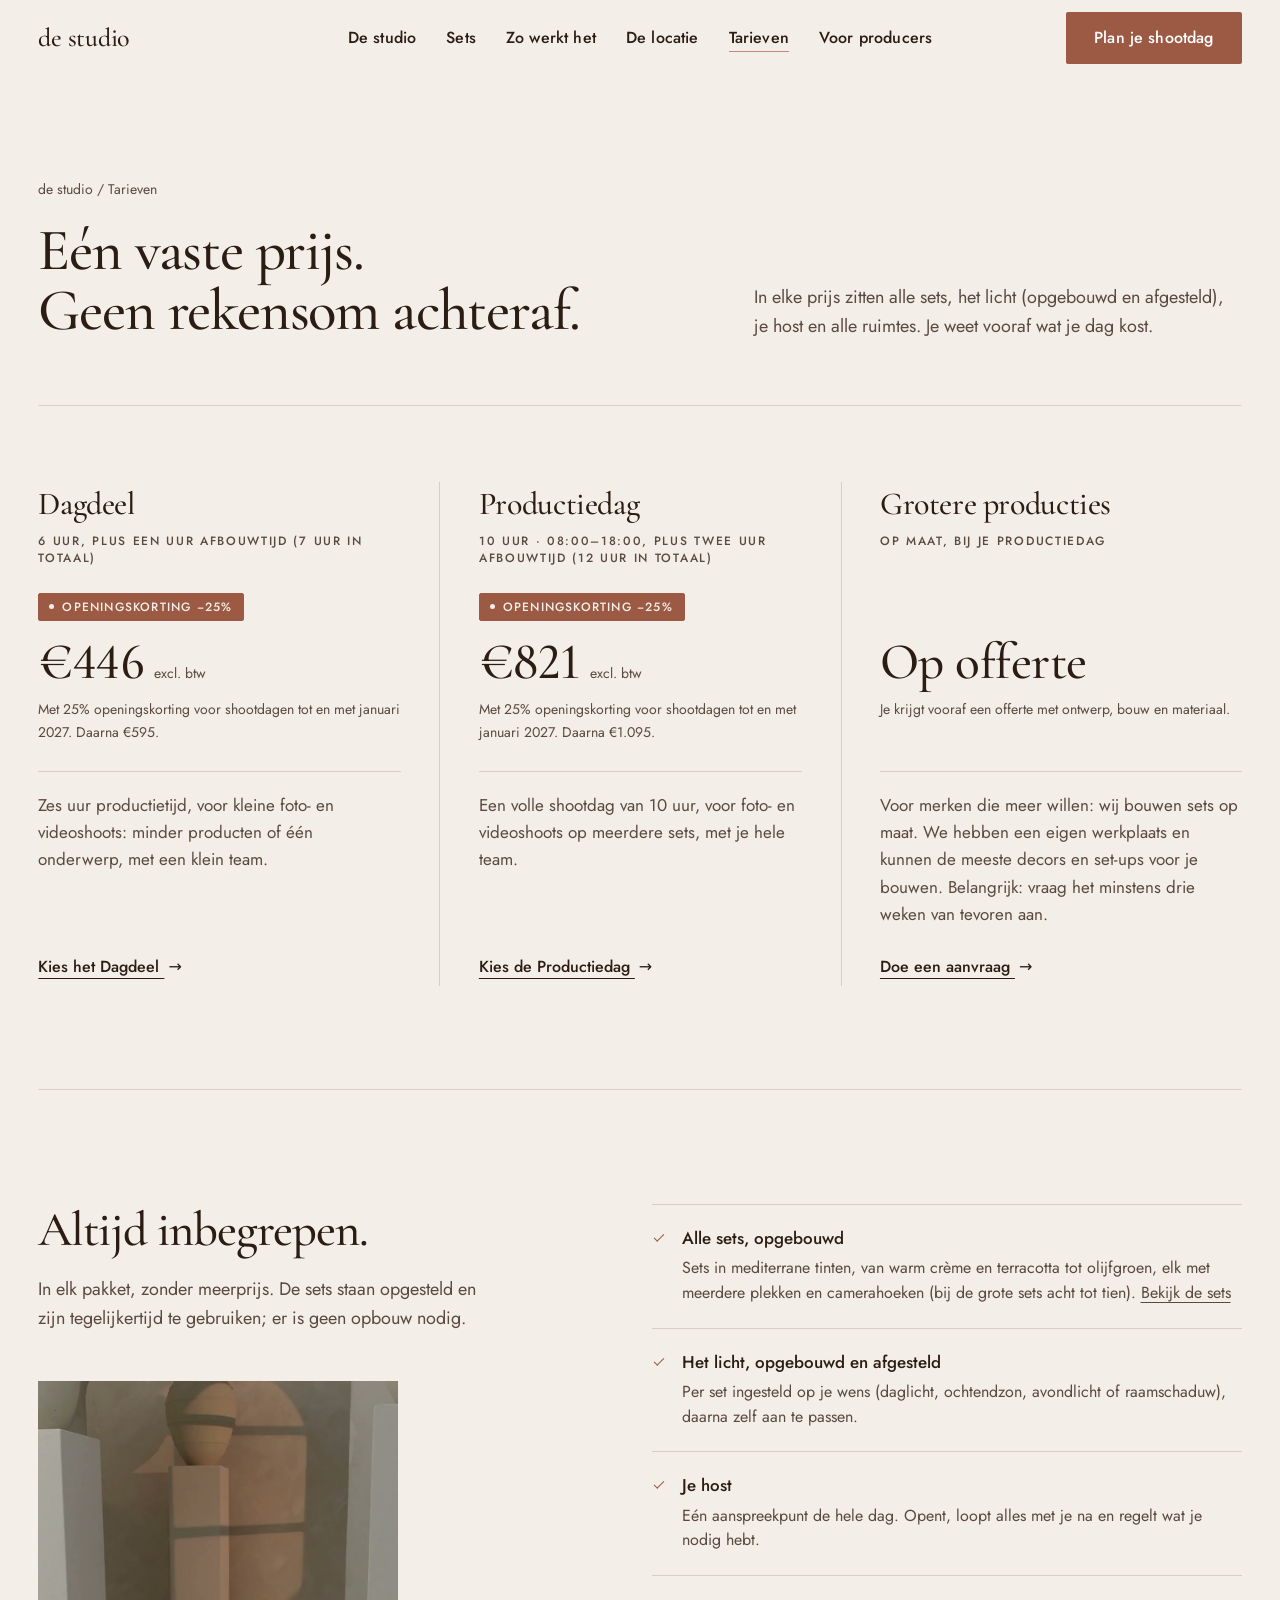
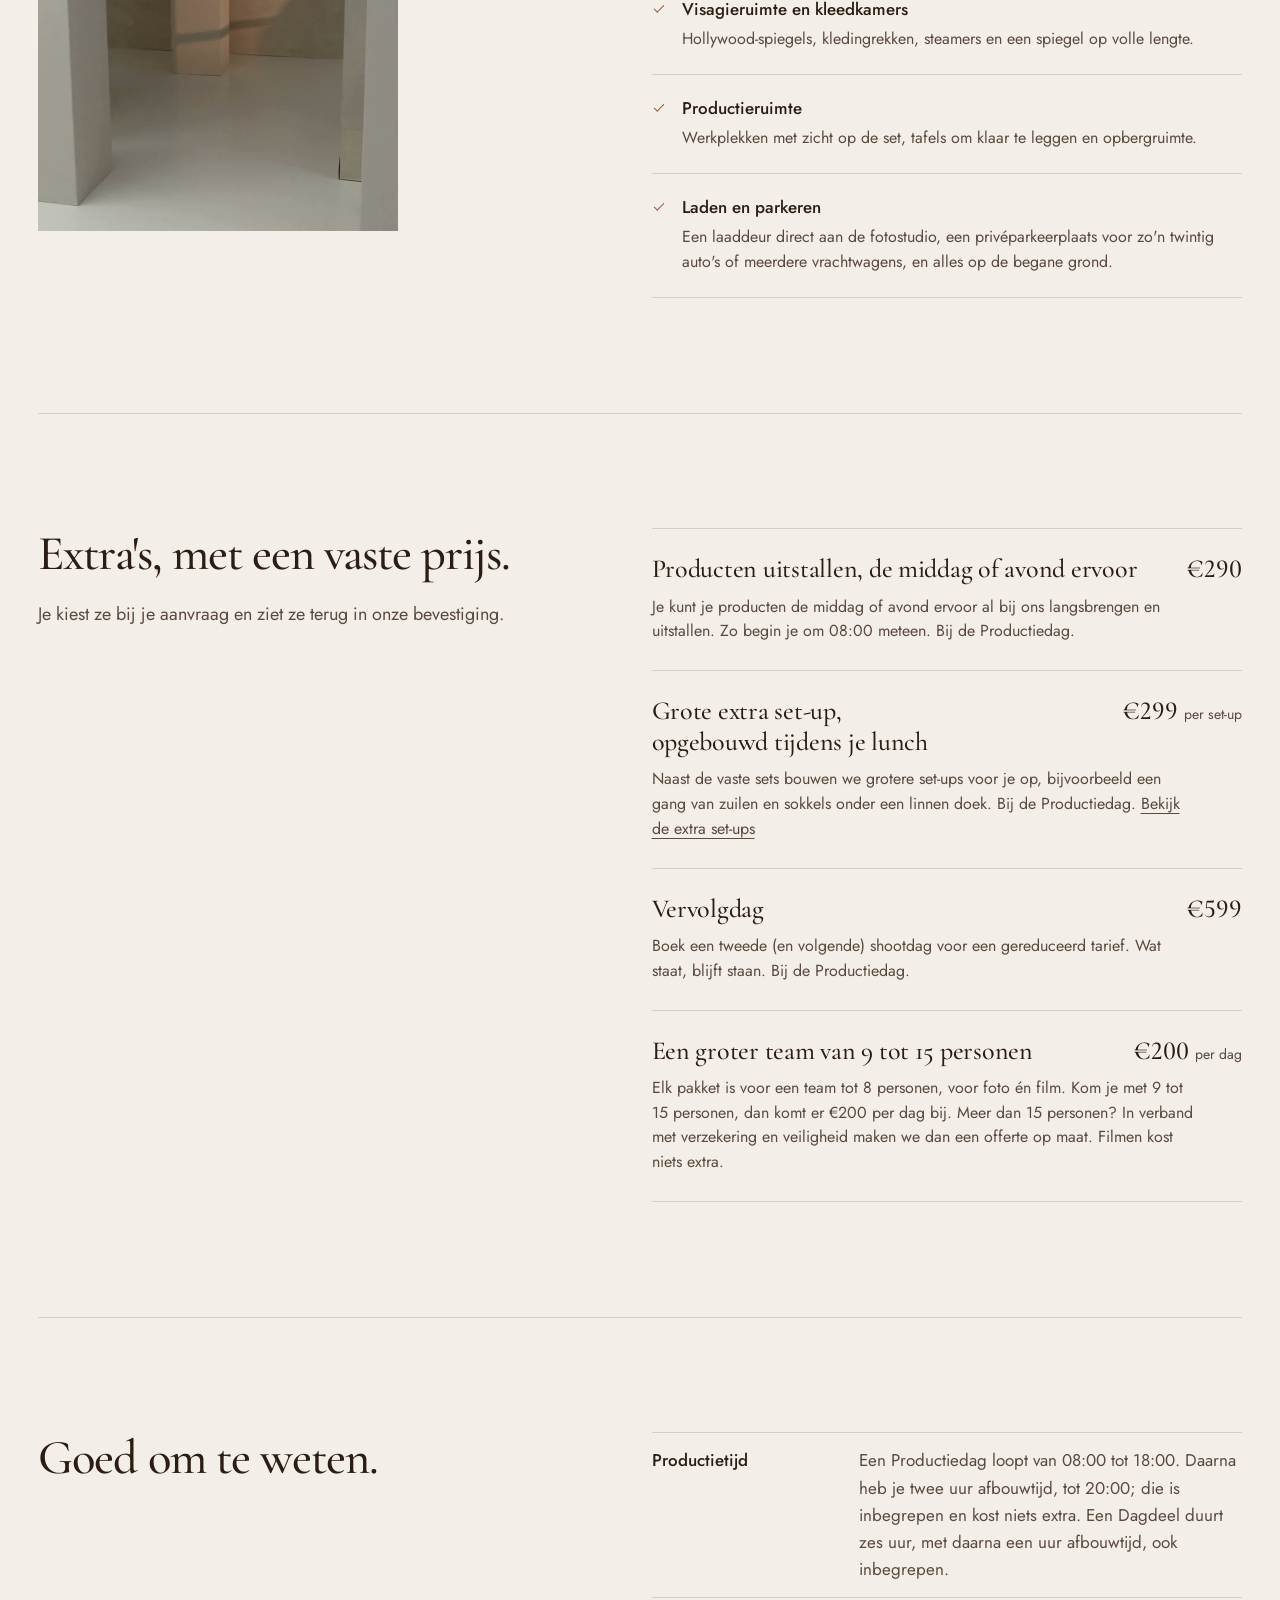
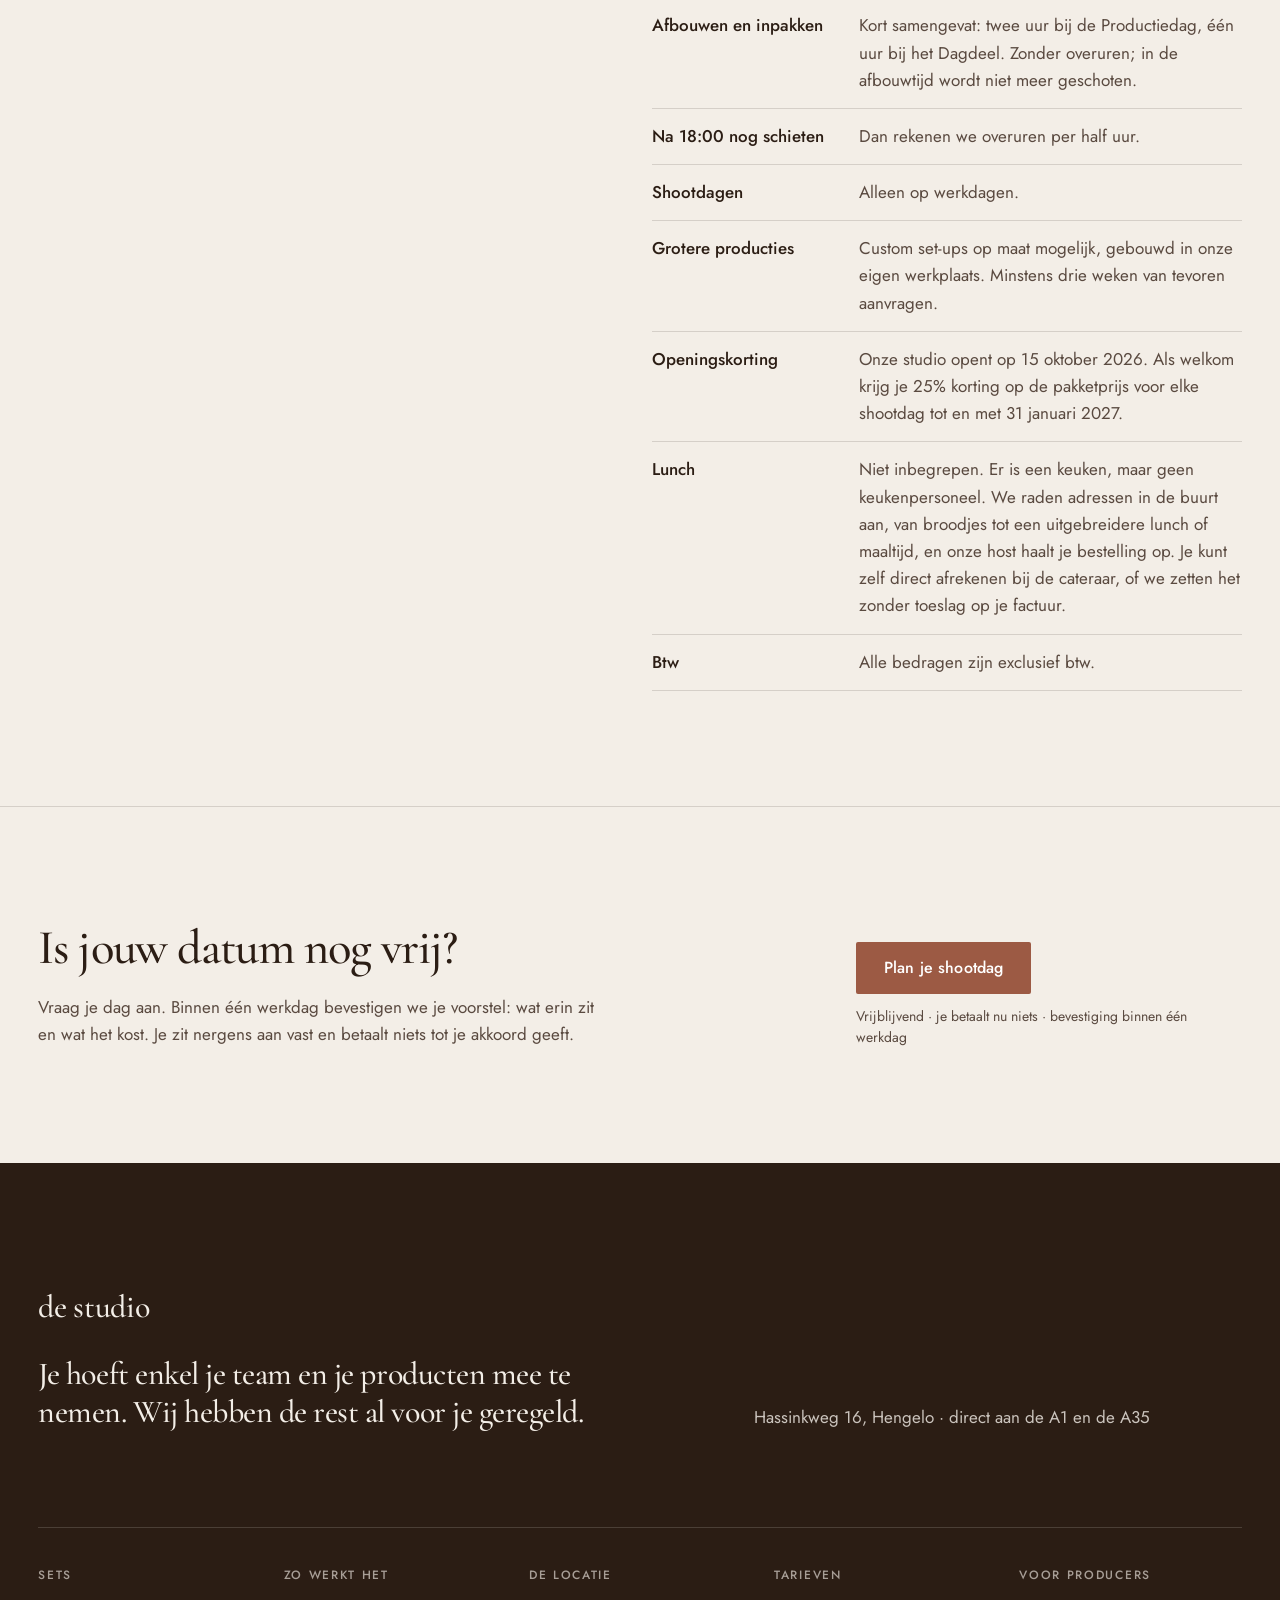
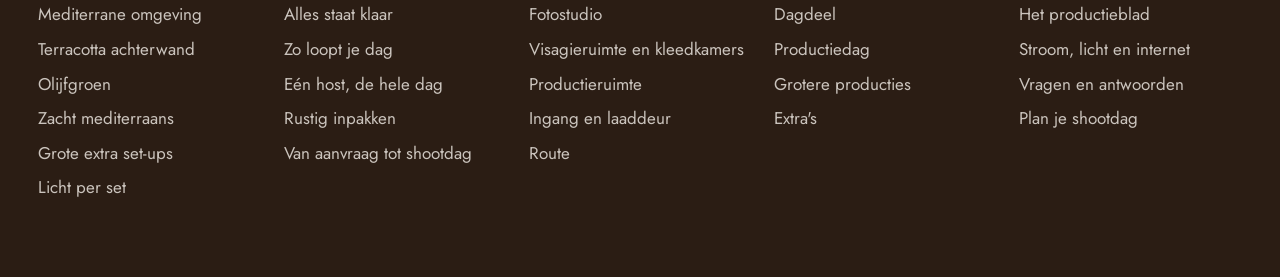
<file: prijzen.html>
<!doctype html>
<html lang="nl" class="no-js">
<head>
<meta charset="utf-8">
<meta name="robots" content="noindex, nofollow">
<meta name="viewport" content="width=device-width, initial-scale=1, viewport-fit=cover">
<title>Prijzen | de studio</title>
<meta name="description" content="Vaste prijzen per dag, exclusief btw: Dagdeel €595 en Productiedag €1.095, met 25% openingskorting tot en met januari 2027; grotere producties op offerte. Alle sets, het licht en je host zitten erin. Vrijblijvend aanvragen.">
<meta name="theme-color" content="#F3EEE7">
<script>document.documentElement.className = document.documentElement.className.replace('no-js', 'js');</script>
<link rel="preconnect" href="https://fonts.googleapis.com">
<link rel="preconnect" href="https://fonts.gstatic.com" crossorigin>
<link rel="stylesheet" href="https://fonts.googleapis.com/css2?family=Cormorant+Garamond:ital,wght@0,500;0,600;1,500&family=Jost:wght@400;500&display=swap">
<link rel="stylesheet" href="css/site.css">
<link rel="stylesheet" href="css/pagina.css">
<link rel="stylesheet" href="css/prijzen.css">
<link rel="icon" href="data:image/svg+xml,%3Csvg xmlns='http://www.w3.org/2000/svg' viewBox='0 0 32 32'%3E%3Crect width='32' height='32' rx='4' fill='%239C5A44'/%3E%3Ctext x='16' y='22' text-anchor='middle' font-family='Georgia,serif' font-size='17' fill='%23F3EEE7'%3Eds%3C/text%3E%3C/svg%3E">
<script src="js/site.js" defer></script>
</head>
<body>
<a class="skip" href="#inhoud">Naar de inhoud</a>

<!-- Kopbalk (gedeeld door alle pagina's; zet op elke pagina aria-current="page" op het actieve menu-item) -->
<header class="kop" data-kop>
  <div class="kop__rij wrap">
    <a class="woordmerk" href="index.html" aria-label="de studio, naar de homepage">de studio</a>

    <nav class="nav" aria-label="Hoofdmenu">
      <ul class="nav__lijst">
        <li><a class="nav__item" href="index.html">De studio</a></li>
        <li class="nav__groep" data-groep="sets"><a class="nav__item" href="sets.html" aria-expanded="false" aria-controls="mega-sets" data-mega="sets">Sets</a>
          <div class="mega" id="mega-sets" data-paneel="sets">
            <div class="wrap mega__grid">
              <ul class="mega__tegels">
                <li><a class="tegel" href="sets.html#creme-boog">
                  <span class="tegel__beeld"><img data-src="media/treden-04-4x5.jpg" alt="" width="1200" height="1500" decoding="async"></span>
                  <span class="tegel__naam">Mediterrane omgeving</span><span class="tegel__sub">inbegrepen</span></a></li>
                <li><a class="tegel" href="sets.html#terracotta">
                  <span class="tegel__beeld"><img data-src="media/roze-stucwand-01-4x5.jpg" alt="" width="1200" height="1500" decoding="async"></span>
                  <span class="tegel__naam">Terracotta achterwand</span><span class="tegel__sub">inbegrepen</span></a></li>
                <li><a class="tegel" href="sets.html#olijfgroen">
                  <span class="tegel__beeld"><img class="pos-olijf" data-src="media/olijf-9904-2x3.jpg" alt="" width="1000" height="1500" decoding="async"></span>
                  <span class="tegel__naam">Olijfgroen</span><span class="tegel__sub">inbegrepen</span></a></li>
                <li><a class="tegel" href="sets.html#linnen">
                  <span class="tegel__beeld"><img class="pos-linnen" data-src="media/gordijnen-9389-2x3.jpg" alt="" width="1000" height="1500" decoding="async"></span>
                  <span class="tegel__naam">Zacht mediterraans</span><span class="tegel__sub">inbegrepen</span></a></li>
              </ul>
              <ul class="mega__links">
                <li><a href="sets.html"><span class="mega__link">Alle sets</span><span class="mega__subregel">Een breed scala, opgebouwd en inbegrepen</span></a></li>
                <li><a href="sets.html#zuilen"><span class="mega__link">Grote extra set-ups</span><span class="mega__subregel">Wij bouwen ze tijdens je lunch, €299 per set-up</span></a></li>
                <li><a href="sets.html#licht"><span class="mega__link">Licht per set</span><span class="mega__subregel">Daglicht, ochtendzon, avondlicht, raamschaduw</span></a></li>
              </ul>
            </div>
          </div></li>
        <li class="nav__groep" data-groep="werkt"><a class="nav__item" href="zo-werkt-het.html" aria-expanded="false" aria-controls="mega-werkt" data-mega="werkt">Zo werkt het</a>
          <div class="mega" id="mega-werkt" data-paneel="werkt">
            <div class="wrap mega__grid mega__grid--werkt">
              <div class="mega__sfeer"><img data-src="media/reliefpaneel-01-4x5.jpg" alt="" width="1200" height="1500" decoding="async"></div>
              <ul class="mega__links mega__links--twee">
                <li><a href="zo-werkt-het.html#klaar"><span class="mega__link">Alles staat klaar</span><span class="mega__subregel">Sets opgebouwd, licht afgesteld</span></a></li>
                <li><a href="zo-werkt-het.html#dag"><span class="mega__link">Zo loopt je dag</span><span class="mega__subregel">Binnen een kwartier aan het werk</span></a></li>
                <li><a href="zo-werkt-het.html#licht"><span class="mega__link">Licht naar keuze</span><span class="mega__subregel">Vooraf ingesteld op jouw wens</span></a></li>
                <li><a href="zo-werkt-het.html#host"><span class="mega__link">Eén host, de hele dag</span><span class="mega__subregel">Eén aanspreekpunt tot je vertrekt</span></a></li>
                <li><a href="zo-werkt-het.html#afbouw"><span class="mega__link">Rustig inpakken</span><span class="mega__subregel">Eén of twee uur afbouwtijd, zonder overuren</span></a></li>
                <li><a href="zo-werkt-het.html#aanvraag"><span class="mega__link">Van aanvraag tot shootdag</span><span class="mega__subregel">Bevestiging binnen één werkdag</span></a></li>
              </ul>
            </div>
          </div></li>
        <li class="nav__groep" data-groep="locatie"><a class="nav__item" href="locatie.html" aria-expanded="false" aria-controls="mega-locatie" data-mega="locatie">De locatie</a>
          <div class="mega" id="mega-locatie" data-paneel="locatie">
            <div class="wrap mega__grid mega__grid--locatie">
              <div class="mega__plan" data-miniplan></div>
              <ul class="mega__links">
                <li><a href="locatie.html#hal" data-ruimte-link="hal"><span class="mega__link">Fotostudio</span><span class="mega__subregel">Alle sets, het licht staat klaar</span></a></li>
                <li><a href="locatie.html#visagie" data-ruimte-link="visagie"><span class="mega__link">Visagieruimte en kleedkamers</span><span class="mega__subregel">Spiegels, rekken en steamers</span></a></li>
                <li><a href="locatie.html#productie" data-ruimte-link="productie"><span class="mega__link">Productieruimte</span><span class="mega__subregel">Werkplekken, tafels en opbergruimte</span></a></li>
                <li><a href="locatie.html#ingang" data-ruimte-link="ingang"><span class="mega__link">Ingang en laaddeur</span><span class="mega__subregel">Parkeren en in- en uitladen</span></a></li>
                <li><a href="locatie.html#route"><span class="mega__link">Route</span><span class="mega__subregel">Hassinkweg 16, direct aan de A1 en de A35</span></a></li>
              </ul>
            </div>
          </div></li>
        <li><a class="nav__item" href="prijzen.html" aria-current="page">Tarieven</a></li>
        <li><a class="nav__item" href="producers.html">Voor producers</a></li>
      </ul>
    </nav>

    <a class="knop knop--kop" href="boeken.html">Plan je shootdag</a>
    <button class="menuknop" type="button" aria-expanded="false" aria-controls="mmenu" data-menuknop>
      <span class="menuknop__tekst">Menu</span>
      <span class="menuknop__streep" aria-hidden="true"></span>
    </button>
  </div>
</header>

<!-- Mobiel menu -->
<div class="mmenu" id="mmenu" data-mmenu role="dialog" aria-modal="true" aria-label="Menu" hidden>
  <div class="mmenu__kop">
    <a class="woordmerk woordmerk--licht" href="index.html">de studio</a>
    <button class="menuknop menuknop--licht" type="button" data-mmenu-dicht aria-label="Menu sluiten"><span class="menuknop__tekst">Sluiten</span></button>
  </div>
  <nav class="mmenu__nav" aria-label="Hoofdmenu mobiel">
    <div class="mm-groep mm-groep--link">
      <a class="mm-kop" href="index.html" data-mmenu-sluit>De studio</a>
    </div>
    <div class="mm-groep is-open">
      <button class="mm-kop" type="button" aria-expanded="true" aria-controls="mm-sets">Sets<span class="mm-teken" aria-hidden="true"></span></button>
      <div class="mm-inhoud" id="mm-sets">
        <ul class="mm-tegels">
          <li><a href="sets.html#creme-boog" data-mmenu-sluit><span class="mm-tegels__beeld"><img src="media/treden-04-4x5.jpg" alt="" width="1200" height="1500" loading="lazy" decoding="async"></span><span class="mm-tegels__naam">Mediterrane omgeving</span><span class="mm-tegels__sub">inbegrepen</span></a></li>
          <li><a href="sets.html#terracotta" data-mmenu-sluit><span class="mm-tegels__beeld"><img src="media/roze-stucwand-01-4x5.jpg" alt="" width="1200" height="1500" loading="lazy" decoding="async"></span><span class="mm-tegels__naam">Terracotta achterwand</span><span class="mm-tegels__sub">inbegrepen</span></a></li>
          <li><a href="sets.html#olijfgroen" data-mmenu-sluit><span class="mm-tegels__beeld"><img class="pos-olijf" src="media/olijf-9904-2x3.jpg" alt="" width="1000" height="1500" loading="lazy" decoding="async"></span><span class="mm-tegels__naam">Olijfgroen</span><span class="mm-tegels__sub">inbegrepen</span></a></li>
          <li><a href="sets.html#linnen" data-mmenu-sluit><span class="mm-tegels__beeld"><img class="pos-linnen" src="media/gordijnen-9389-2x3.jpg" alt="" width="1000" height="1500" loading="lazy" decoding="async"></span><span class="mm-tegels__naam">Zacht mediterraans</span><span class="mm-tegels__sub">inbegrepen</span></a></li>
        </ul>
        <ul class="mm-links">
          <li><a href="sets.html" data-mmenu-sluit>Alle sets</a></li>
          <li><a href="sets.html#zuilen" data-mmenu-sluit>Grote extra set-ups</a></li>
          <li><a href="sets.html#licht" data-mmenu-sluit>Licht per set</a></li>
        </ul>
      </div>
    </div>
    <div class="mm-groep">
      <button class="mm-kop" type="button" aria-expanded="false" aria-controls="mm-werkt">Zo werkt het<span class="mm-teken" aria-hidden="true"></span></button>
      <div class="mm-inhoud" id="mm-werkt">
        <ul class="mm-links">
          <li><a href="zo-werkt-het.html" data-mmenu-sluit>Overzicht</a></li>
          <li><a href="zo-werkt-het.html#klaar" data-mmenu-sluit>Alles staat klaar</a></li>
          <li><a href="zo-werkt-het.html#dag" data-mmenu-sluit>Zo loopt je dag</a></li>
          <li><a href="zo-werkt-het.html#licht" data-mmenu-sluit>Licht naar keuze</a></li>
          <li><a href="zo-werkt-het.html#host" data-mmenu-sluit>Eén host, de hele dag</a></li>
          <li><a href="zo-werkt-het.html#afbouw" data-mmenu-sluit>Rustig inpakken</a></li>
          <li><a href="zo-werkt-het.html#aanvraag" data-mmenu-sluit>Van aanvraag tot shootdag</a></li>
        </ul>
      </div>
    </div>
    <div class="mm-groep">
      <button class="mm-kop" type="button" aria-expanded="false" aria-controls="mm-locatie">De locatie<span class="mm-teken" aria-hidden="true"></span></button>
      <div class="mm-inhoud" id="mm-locatie">
        <ul class="mm-links">
          <li><a href="locatie.html" data-mmenu-sluit>Overzicht</a></li>
          <li><a href="locatie.html#hal" data-ruimte-link="hal" data-mmenu-sluit>Fotostudio</a></li>
          <li><a href="locatie.html#visagie" data-ruimte-link="visagie" data-mmenu-sluit>Visagieruimte en kleedkamers</a></li>
          <li><a href="locatie.html#productie" data-ruimte-link="productie" data-mmenu-sluit>Productieruimte</a></li>
          <li><a href="locatie.html#ingang" data-ruimte-link="ingang" data-mmenu-sluit>Ingang en laaddeur</a></li>
          <li><a href="locatie.html#route" data-mmenu-sluit>Route</a></li>
        </ul>
      </div>
    </div>
    <div class="mm-groep mm-groep--link">
      <a class="mm-kop" href="prijzen.html" aria-current="page" data-mmenu-sluit>Tarieven</a>
    </div>
    <div class="mm-groep mm-groep--link">
      <a class="mm-kop" href="producers.html" data-mmenu-sluit>Voor producers</a>
    </div>
  </nav>
  <div class="mmenu__voet">
    <a class="knop knop--vol" href="boeken.html">Plan je shootdag</a>
  </div>
</div>

<main id="inhoud">

<!-- Paginakop -->
<header class="paginakop">
  <div class="wrap">
    <p class="kruimel"><a href="index.html">de studio</a> / Tarieven</p>
    <div class="paginakop__grid">
      <h1 class="paginakop__titel">Eén vaste prijs. <span class="regel">Geen rekensom achteraf.</span></h1>
      <div class="paginakop__intro">
        <p>In elke prijs zitten alle sets, het licht (opgebouwd en afgesteld), je host en alle ruimtes. Je weet vooraf wat je dag kost.</p>
      </div>
    </div>
  </div>
</header>

<!-- 1 · Drie pakketten: alleen wat je nodig hebt om te kiezen -->
<section class="sectie sectie--lijn pakketsectie" aria-labelledby="pakketten-kop">
  <div class="wrap">
    <h2 class="vh" id="pakketten-kop">Pakketten</h2>
    <div class="pk-rij">
      <article class="pk" id="dagdeel" aria-labelledby="dagdeel-naam">
        <h3 class="pk__naam" id="dagdeel-naam">Dagdeel</h3>
        <p class="pk__duur">6 uur, plus een uur afbouwtijd (7 uur in totaal)</p>
        <p class="pk__korting"><span class="korting">Openingskorting −25%</span></p>
        <p class="pk__prijs"><span class="pk__bedrag">€446</span> <span class="pk__btw">excl. btw</span></p>
        <p class="pk__na">Met 25% openingskorting voor shootdagen tot en met januari 2027. Daarna €595.</p>
        <p class="pk__wie">Zes uur productietijd, voor kleine foto- en videoshoots: minder producten of één onderwerp, met een klein team.</p>
        <a class="tekstlink pk__link" href="boeken.html?pakket=dagdeel">Kies het Dagdeel <span aria-hidden="true">→</span></a>
      </article>

      <article class="pk" id="productiedag" aria-labelledby="productiedag-naam">
        <h3 class="pk__naam" id="productiedag-naam">Productiedag</h3>
        <p class="pk__duur">10 uur · 08:00–18:00, plus twee uur afbouwtijd (12 uur in totaal)</p>
        <p class="pk__korting"><span class="korting">Openingskorting −25%</span></p>
        <p class="pk__prijs"><span class="pk__bedrag">€821</span> <span class="pk__btw">excl. btw</span></p>
        <p class="pk__na">Met 25% openingskorting voor shootdagen tot en met januari 2027. Daarna €1.095.</p>
        <p class="pk__wie">Een volle shootdag van 10 uur, voor foto- en videoshoots op meerdere sets, met je hele team.</p>
        <a class="tekstlink pk__link" href="boeken.html?pakket=productiedag">Kies de Productiedag <span aria-hidden="true">→</span></a>
      </article>

      <article class="pk" id="groter" aria-labelledby="groter-naam">
        <h3 class="pk__naam" id="groter-naam">Grotere producties</h3>
        <p class="pk__duur">Op maat, bij je Productiedag</p>
        <p class="pk__korting pk__korting--leeg" aria-hidden="true"><span class="korting korting--leeg">Openingskorting −25%</span></p>
        <p class="pk__prijs"><span class="pk__bedrag">Op offerte</span></p>
        <p class="pk__na">Je krijgt vooraf een offerte met ontwerp, bouw en materiaal.</p>
        <p class="pk__wie">Voor merken die meer willen: wij bouwen sets op maat. We hebben een eigen werkplaats en kunnen de meeste decors en set-ups voor je bouwen. Belangrijk: vraag het minstens drie weken van tevoren aan.</p>
        <a class="tekstlink pk__link" href="boeken.html?pakket=productiedag">Doe een aanvraag <span aria-hidden="true">→</span></a>
      </article>
    </div>
  </div>
</section>

<!-- 2 · Altijd inbegrepen -->
<section class="sectie sectie--lijn" id="inbegrepen" aria-labelledby="inbegrepen-kop">
  <div class="wrap blok">
    <div class="blok__kop">
      <h2 class="sectie__kop" id="inbegrepen-kop">Altijd inbegrepen.</h2>
      <p class="blok__intro">In elk pakket, zonder meerprijs. De sets staan opgesteld en zijn tegelijkertijd te gebruiken; er is geen opbouw nodig.</p>
      <figure class="beeld beeld--45 blok__beeld"><video muted playsinline loop preload="none" poster="media/set-boog-4x5-poster.jpg" aria-label="Mediterrane omgeving: de boog met zon op de amfoor, dan de nis met de amforen." data-film data-src-groot="media/set-boog-4x5-864x1080.mp4"></video></figure>
    </div>
    <ul class="inbegrepen__lijst">
      <li><strong>Alle sets, opgebouwd</strong><span>Sets in mediterrane tinten, van warm crème en terracotta tot olijfgroen, elk met meerdere plekken en camerahoeken (bij de grote sets acht tot tien). <a href="sets.html">Bekijk de sets</a></span></li>
      <li><strong>Het licht, opgebouwd en afgesteld</strong><span>Per set ingesteld op je wens (daglicht, ochtendzon, avondlicht of raamschaduw), daarna zelf aan te passen.</span></li>
      <li><strong>Je host</strong><span>Eén aanspreekpunt de hele dag. Opent, loopt alles met je na en regelt wat je nodig hebt.</span></li>
      <li><strong>Visagieruimte en kleedkamers</strong><span>Hollywood-spiegels, kledingrekken, steamers en een spiegel op volle lengte.</span></li>
      <li><strong>Productieruimte</strong><span>Werkplekken met zicht op de set, tafels om klaar te leggen en opbergruimte.</span></li>
      <li><strong>Laden en parkeren</strong><span>Een laaddeur direct aan de fotostudio, een privéparkeerplaats voor zo'n twintig auto's of meerdere vrachtwagens, en alles op de begane grond.</span></li>
    </ul>
  </div>
</section>

<!-- 3 · Extra's: een prijslijst, geen tabel -->
<section class="sectie sectie--lijn" id="extras" aria-labelledby="extras-kop">
  <div class="wrap blok">
    <div class="blok__kop">
      <h2 class="sectie__kop" id="extras-kop">Extra's, met een vaste prijs.</h2>
      <p class="blok__intro">Je kiest ze bij je aanvraag en ziet ze terug in onze bevestiging.</p>
    </div>
    <ul class="prijslijst">
      <li class="prijslijst__rij" id="uitstallen">
        <div class="prijslijst__boven"><h3 class="prijslijst__naam">Producten uitstallen, de middag of avond ervoor</h3><p class="prijslijst__prijs">€290</p></div>
        <p class="prijslijst__wat">Je kunt je producten de middag of avond ervoor al bij ons langsbrengen en uitstallen. Zo begin je om 08:00 meteen. Bij de Productiedag.</p>
      </li>
      <li class="prijslijst__rij">
        <div class="prijslijst__boven"><h3 class="prijslijst__naam">Grote extra set-up, opgebouwd tijdens je lunch</h3><p class="prijslijst__prijs">€299 <span class="prijslijst__per">per set-up</span></p></div>
        <p class="prijslijst__wat">Naast de vaste sets bouwen we grotere set-ups voor je op, bijvoorbeeld een gang van zuilen en sokkels onder een linnen doek. Bij de Productiedag. <a href="sets.html#zuilen">Bekijk de extra set-ups</a></p>
      </li>
      <li class="prijslijst__rij">
        <div class="prijslijst__boven"><h3 class="prijslijst__naam">Vervolgdag</h3><p class="prijslijst__prijs">€599</p></div>
        <p class="prijslijst__wat">Boek een tweede (en volgende) shootdag voor een gereduceerd tarief. Wat staat, blijft staan. Bij de Productiedag.</p>
      </li>
      <li class="prijslijst__rij">
        <div class="prijslijst__boven"><h3 class="prijslijst__naam">Een groter team van 9 tot 15 personen</h3><p class="prijslijst__prijs">€200 <span class="prijslijst__per">per dag</span></p></div>
        <p class="prijslijst__wat">Elk pakket is voor een team tot 8 personen, voor foto én film. Kom je met 9 tot 15 personen, dan komt er €200 per dag bij. Meer dan 15 personen? In verband met verzekering en veiligheid maken we dan een offerte op maat. Filmen kost niets extra.</p>
      </li>
    </ul>
  </div>
</section>

<!-- 4 · Goed om te weten: tijden, afbouw en voorwaarden op één plek -->
<section class="sectie sectie--lijn" id="afbouw" aria-labelledby="weten-kop">
  <div class="wrap blok">
    <div class="blok__kop">
      <h2 class="sectie__kop" id="weten-kop">Goed om te weten.</h2>
    </div>
    <dl class="feiten">
      <div><dt>Productietijd</dt><dd>Een Productiedag loopt van 08:00 tot 18:00. Daarna heb je twee uur afbouwtijd, tot 20:00; die is inbegrepen en kost niets extra. Een Dagdeel duurt zes uur, met daarna een uur afbouwtijd, ook inbegrepen.</dd></div>
      <div><dt>Afbouwen en inpakken</dt><dd>Kort samengevat: twee uur bij de Productiedag, één uur bij het Dagdeel. Zonder overuren; in de afbouwtijd wordt niet meer geschoten.</dd></div>
      <div><dt>Na 18:00 nog schieten</dt><dd>Dan rekenen we overuren per half uur.</dd></div>
      <div><dt>Shootdagen</dt><dd>Alleen op werkdagen.</dd></div>
      <div><dt>Grotere producties</dt><dd>Custom set-ups op maat mogelijk, gebouwd in onze eigen werkplaats. Minstens drie weken van tevoren aanvragen.</dd></div>
      <div><dt>Openingskorting</dt><dd>Onze studio opent op 15 oktober 2026. Als welkom krijg je 25% korting op de pakketprijs voor elke shootdag tot en met 31 januari 2027.</dd></div>
      <div><dt>Lunch</dt><dd>Niet inbegrepen. Er is een keuken, maar geen keukenpersoneel. We raden adressen in de buurt aan, van broodjes tot een uitgebreidere lunch of maaltijd, en onze host haalt je bestelling op. Je kunt zelf direct afrekenen bij de cateraar, of we zetten het zonder toeslag op je factuur.</dd></div>
      <div><dt>Btw</dt><dd>Alle bedragen zijn exclusief btw.</dd></div>
    </dl>
  </div>
</section>

<!-- Slot -->
<section class="slotactie" aria-labelledby="slot-kop">
  <div class="wrap slotactie__grid">
    <div class="slotactie__tekst">
      <h2 class="slotactie__kop" id="slot-kop">Is jouw datum nog vrij?</h2>
      <p>Vraag je dag aan. Binnen één werkdag bevestigen we je voorstel: wat erin zit en wat het kost. Je zit nergens aan vast en betaalt niets tot je akkoord geeft.</p>
    </div>
    <div class="actie">
      <a class="knop" href="boeken.html">Plan je shootdag</a>
      <p class="micro">Vrijblijvend · je betaalt nu niets · bevestiging binnen één werkdag</p>
    </div>
  </div>
</section>

</main>

<footer class="voet">
  <div class="wrap">
    <div class="voet__boven">
      <p class="woordmerk woordmerk--licht woordmerk--groot">de studio</p>
      <p class="voet__zin">Je hoeft enkel je team en je producten mee te nemen. Wij hebben de rest al voor je geregeld.</p>
      <p class="voet__adres">Hassinkweg 16, Hengelo · direct aan de A1 en de A35</p>
    </div>
    <nav class="voet__menu" aria-label="Voetmenu">
      <div><h2>Sets</h2><ul>
        <li><a href="sets.html#creme-boog">Mediterrane omgeving</a></li><li><a href="sets.html#terracotta">Terracotta achterwand</a></li><li><a href="sets.html#olijfgroen">Olijfgroen</a></li><li><a href="sets.html#linnen">Zacht mediterraans</a></li><li><a href="sets.html#zuilen">Grote extra set-ups</a></li><li><a href="sets.html#licht">Licht per set</a></li></ul></div>
      <div><h2>Zo werkt het</h2><ul>
        <li><a href="zo-werkt-het.html#klaar">Alles staat klaar</a></li><li><a href="zo-werkt-het.html#dag">Zo loopt je dag</a></li><li><a href="zo-werkt-het.html#host">Eén host, de hele dag</a></li><li><a href="zo-werkt-het.html#afbouw">Rustig inpakken</a></li><li><a href="zo-werkt-het.html#aanvraag">Van aanvraag tot shootdag</a></li></ul></div>
      <div><h2>De locatie</h2><ul>
        <li><a href="locatie.html#hal">Fotostudio</a></li><li><a href="locatie.html#visagie">Visagieruimte en kleedkamers</a></li><li><a href="locatie.html#productie">Productieruimte</a></li><li><a href="locatie.html#ingang">Ingang en laaddeur</a></li><li><a href="locatie.html#route">Route</a></li></ul></div>
      <div><h2>Tarieven</h2><ul>
        <li><a href="prijzen.html#dagdeel">Dagdeel</a></li><li><a href="prijzen.html#productiedag">Productiedag</a></li><li><a href="prijzen.html#groter">Grotere producties</a></li><li><a href="prijzen.html#extras">Extra's</a></li></ul></div>
      <div><h2>Voor producers</h2><ul>
        <li><a href="producers.html#productieblad">Het productieblad</a></li><li><a href="producers.html#stroom">Stroom, licht en internet</a></li><li><a href="producers.html#vragen">Vragen en antwoorden</a></li><li><a href="boeken.html">Plan je shootdag</a></li></ul></div>
    </nav>
  </div>
</footer>

<a class="mbalk" href="boeken.html" data-mbalk tabindex="-1" aria-hidden="true">Plan je shootdag</a>
</body>
</html>
</file>
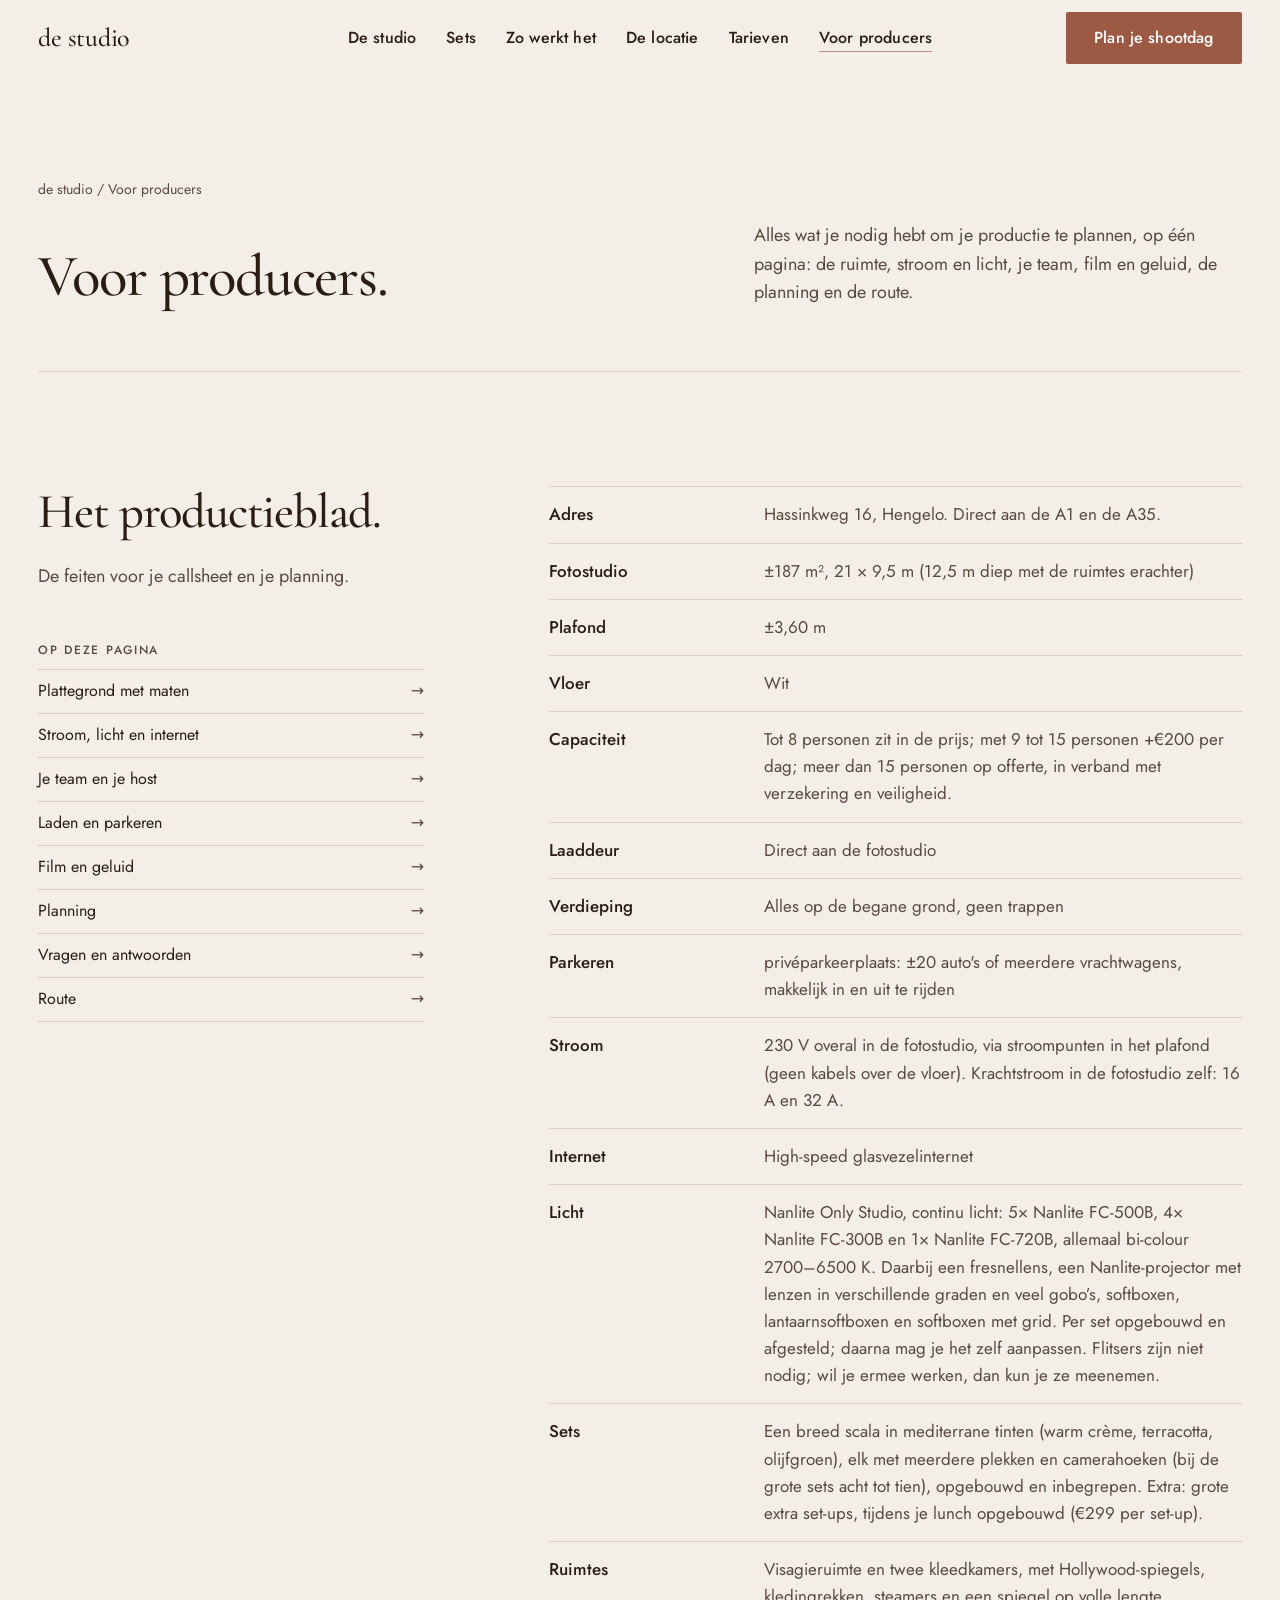
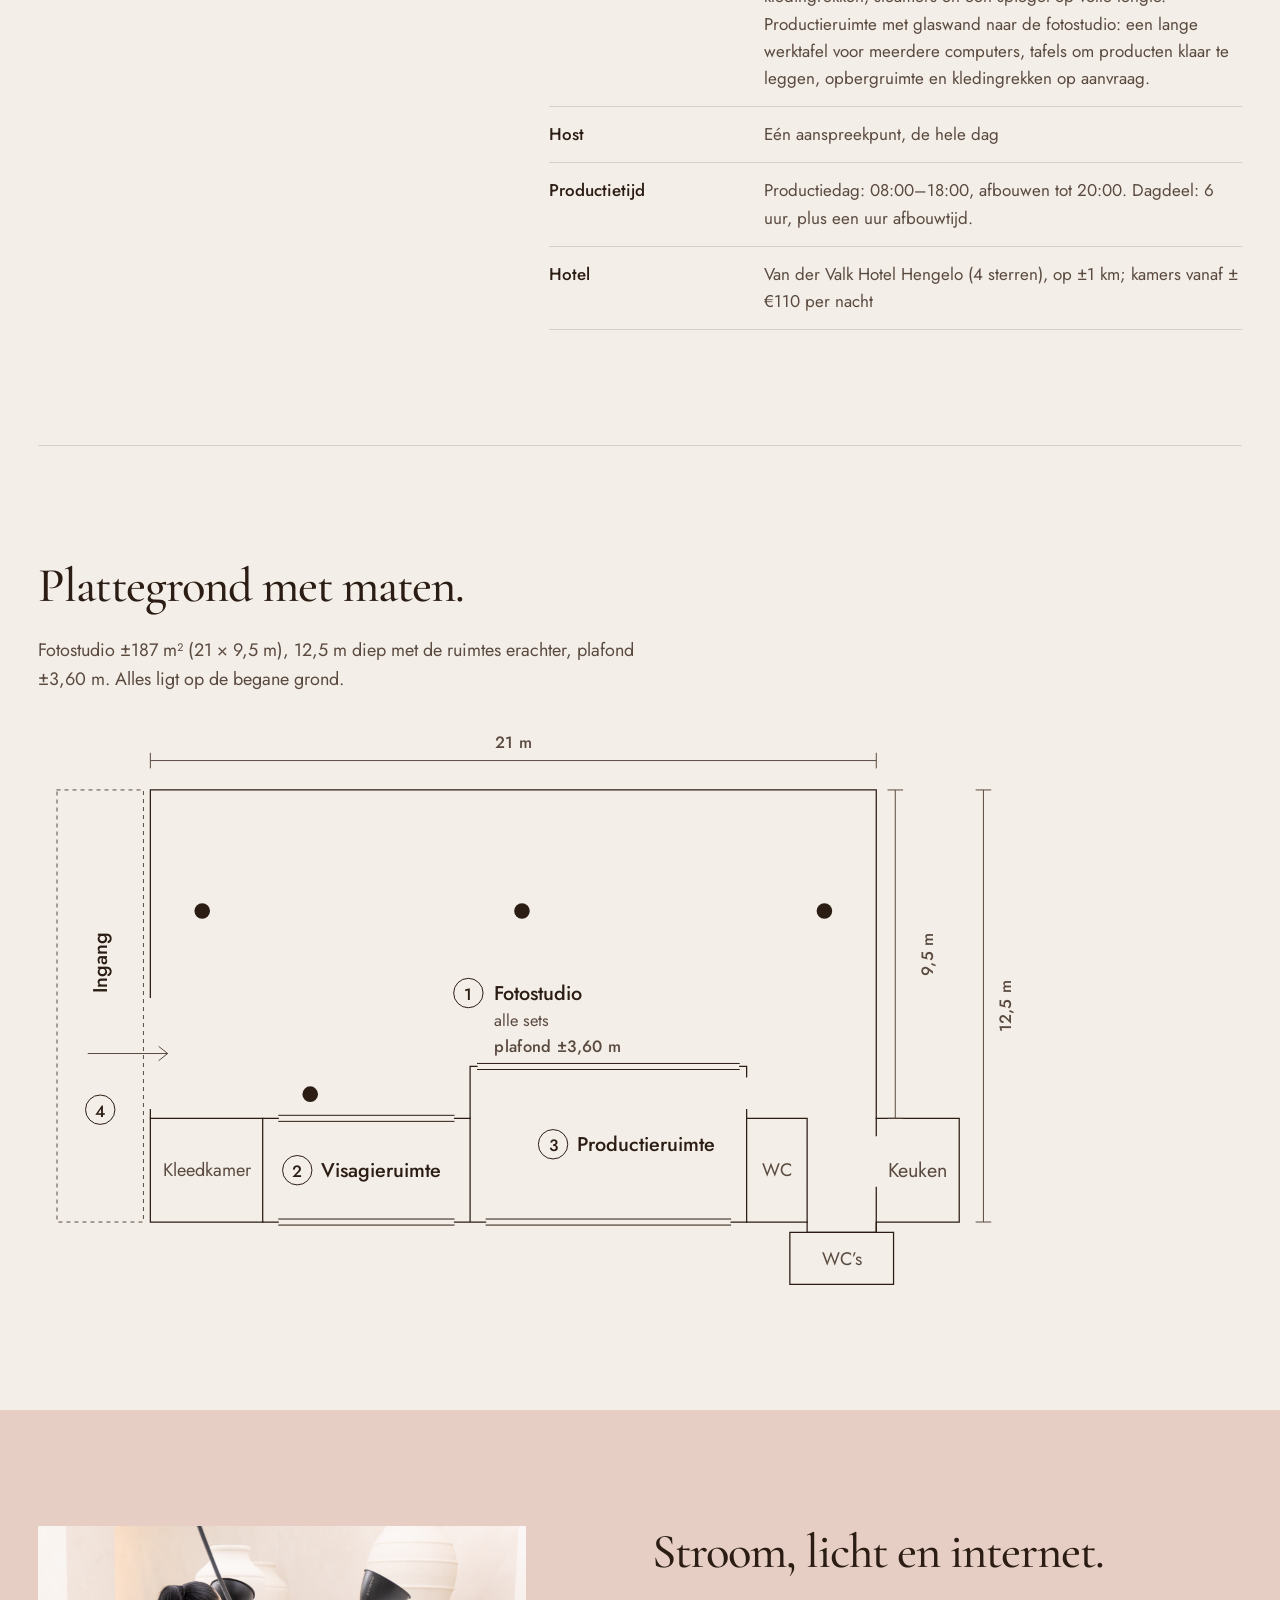
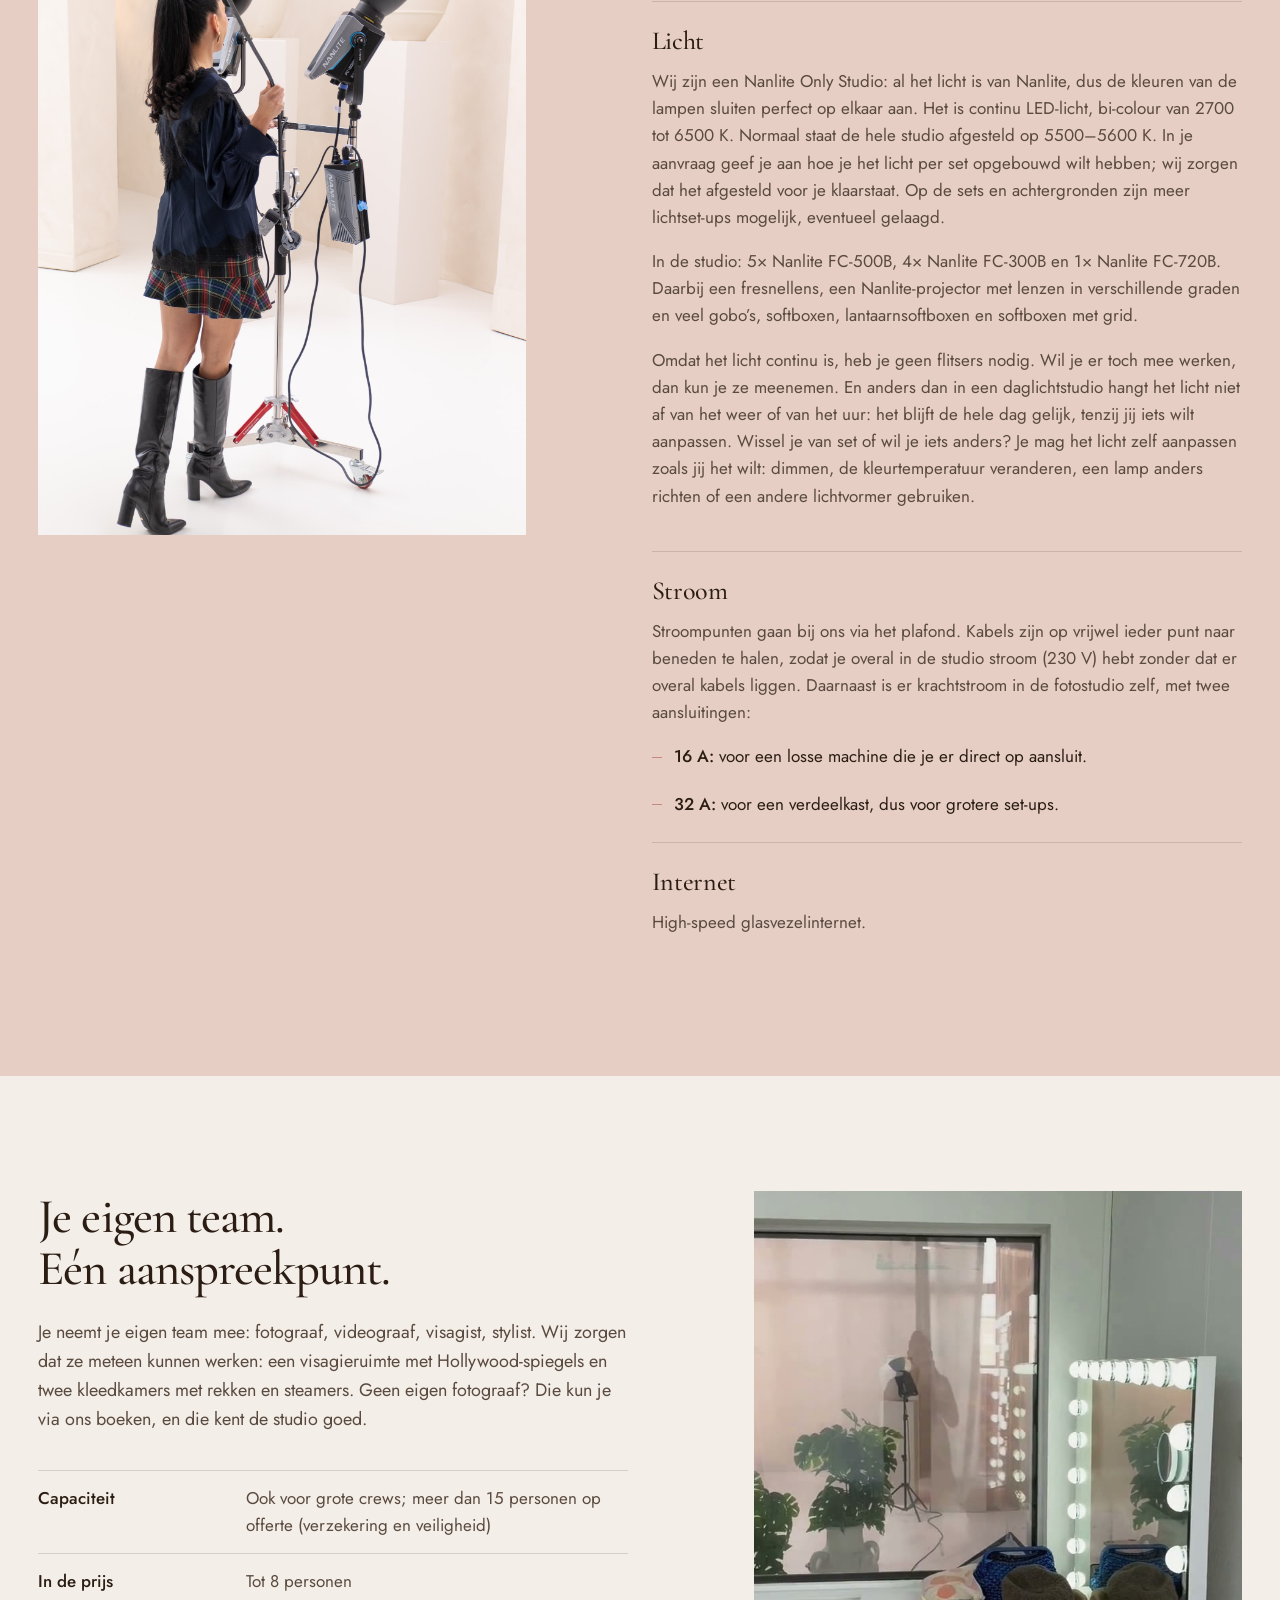
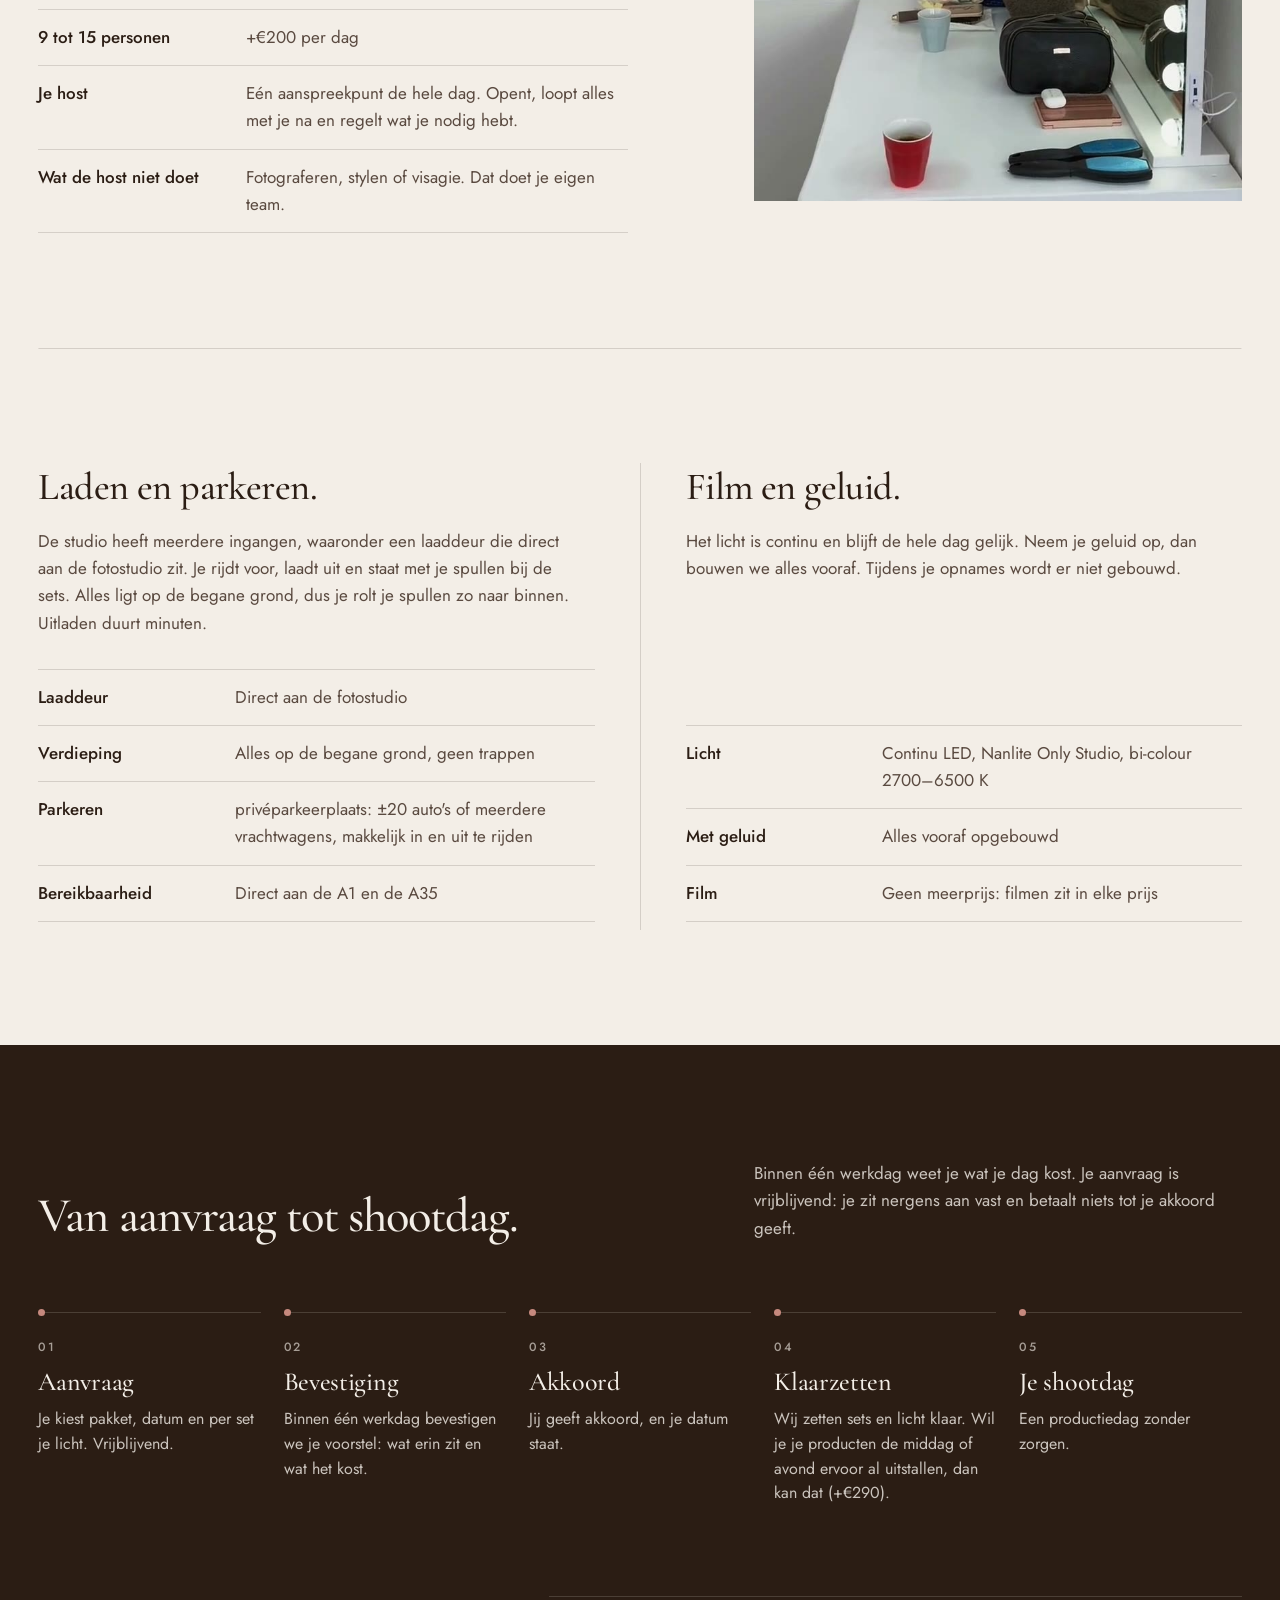
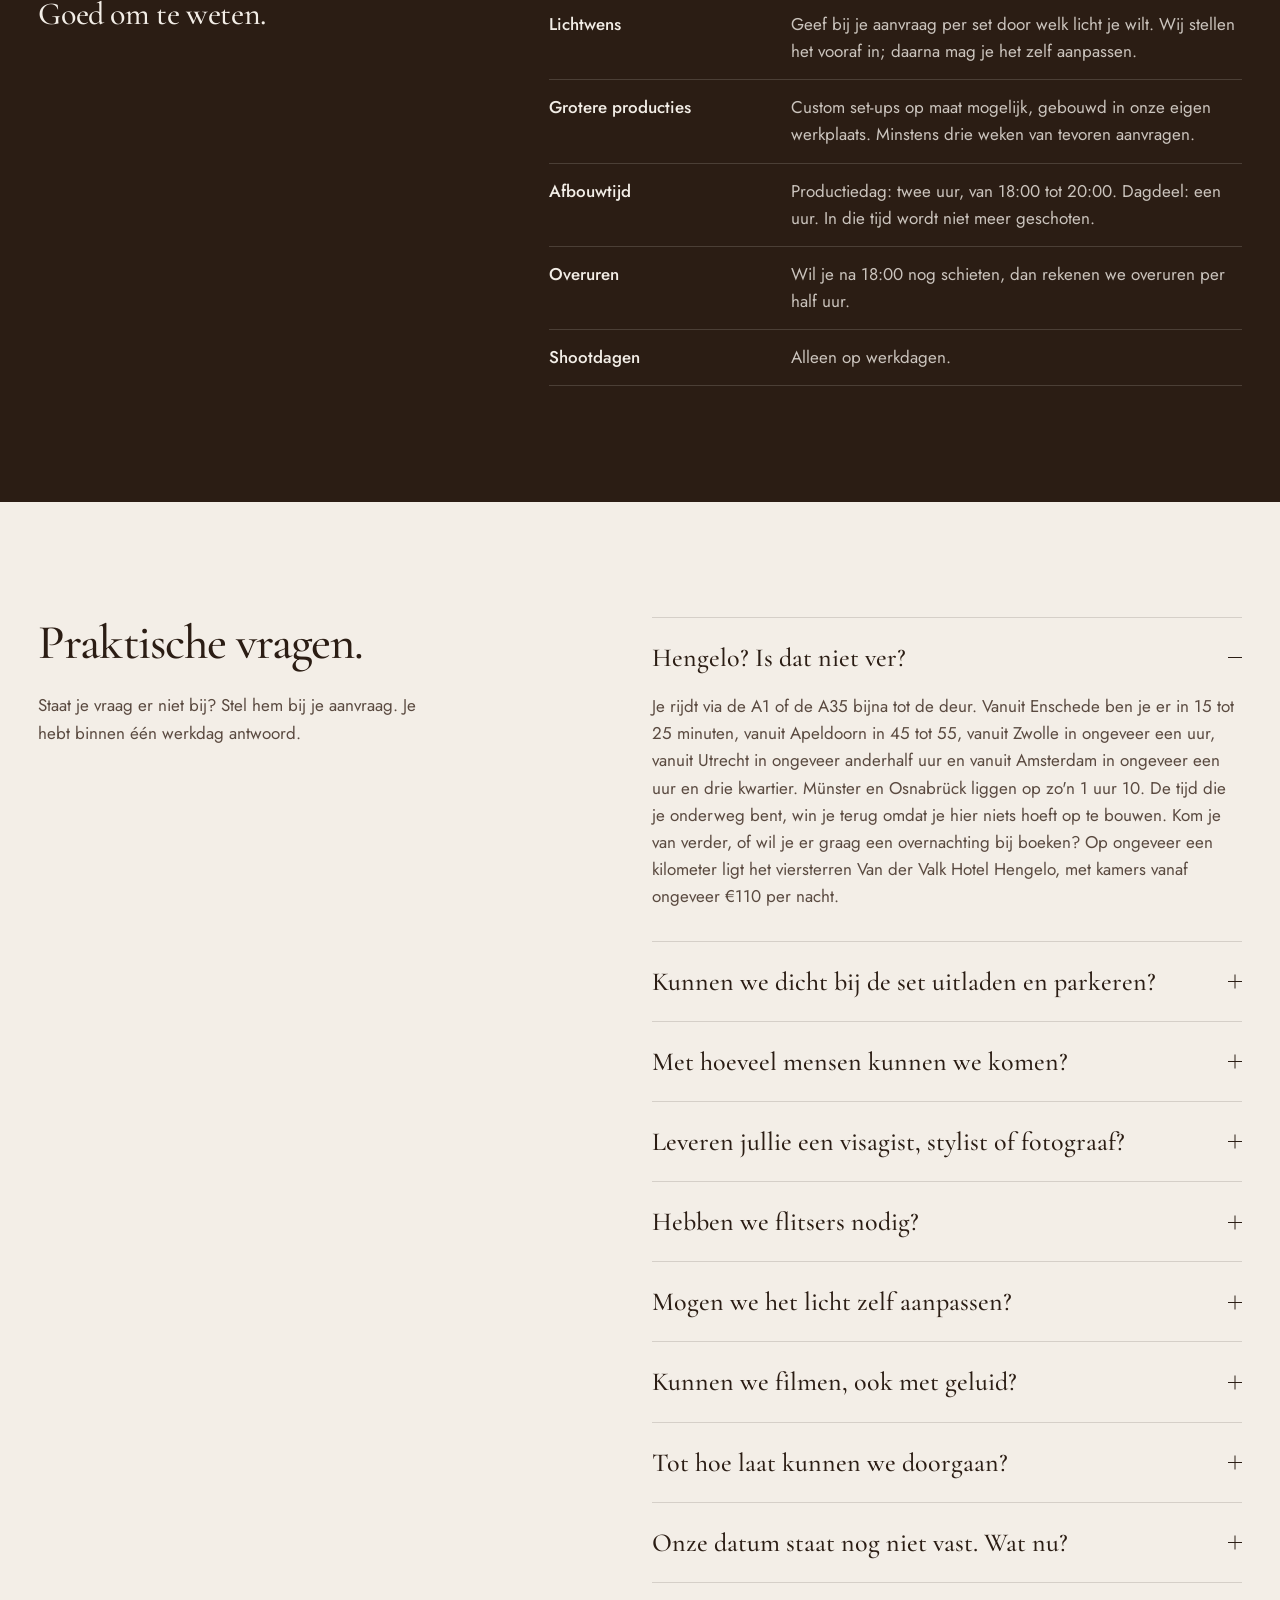
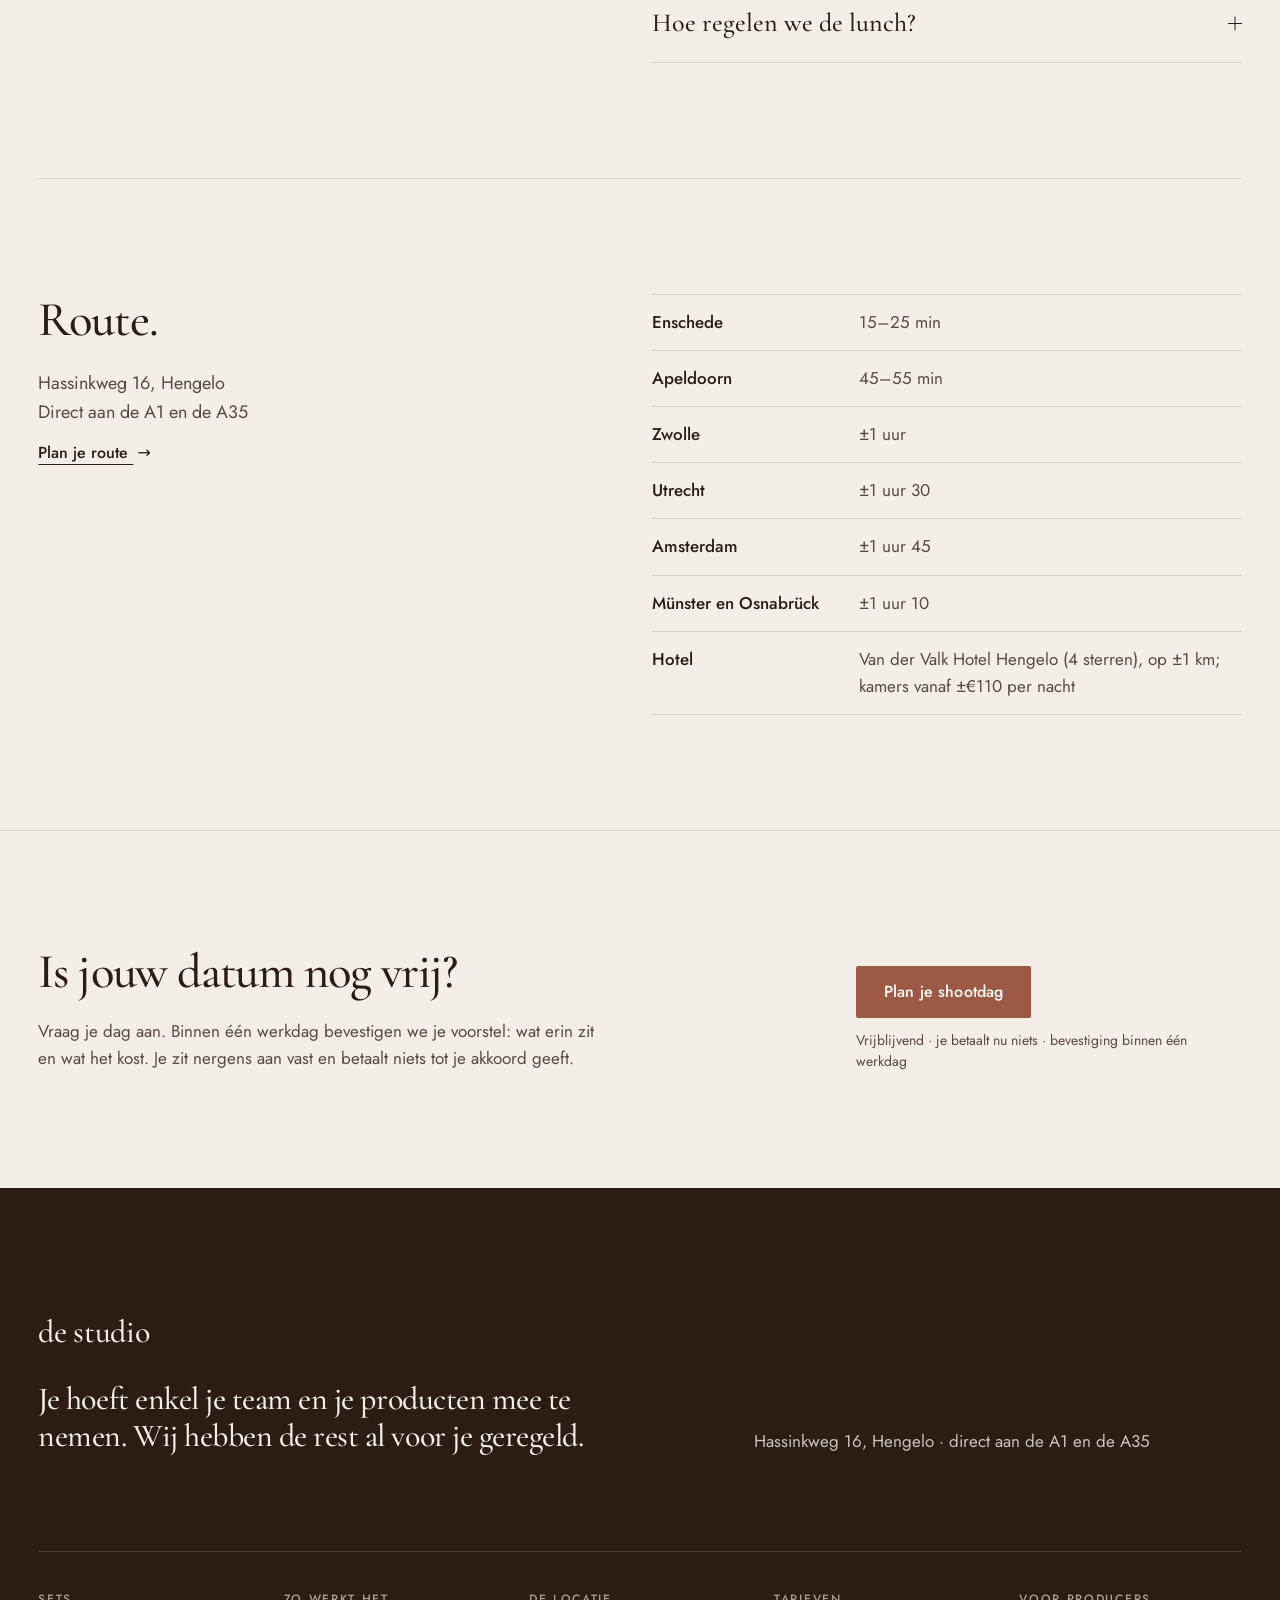
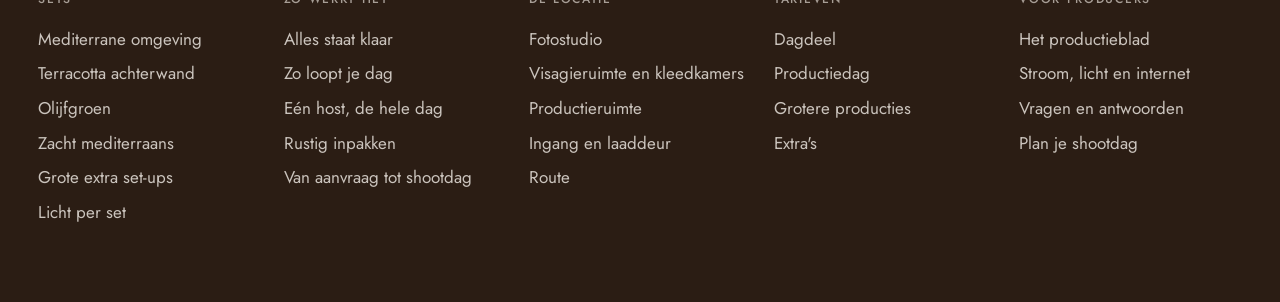
<file: producers.html>
<!doctype html>
<html lang="nl" class="no-js">
<head>
<meta charset="utf-8">
<meta name="robots" content="noindex, nofollow">
<meta name="viewport" content="width=device-width, initial-scale=1, viewport-fit=cover">
<title>Voor producers | de studio</title>
<meta name="description" content="Het productieblad van de studio in Hengelo: fotostudio ±187 m², plafond ±3,60 m, krachtstroom 16 A en 32 A, high-speed glasvezelinternet, continu LED-licht, laaddeur, ook voor grote crews. Planning, vragen en route.">
<meta name="theme-color" content="#F3EEE7">
<script>document.documentElement.className = document.documentElement.className.replace('no-js', 'js');</script>
<link rel="preconnect" href="https://fonts.googleapis.com">
<link rel="preconnect" href="https://fonts.gstatic.com" crossorigin>
<link rel="stylesheet" href="https://fonts.googleapis.com/css2?family=Cormorant+Garamond:ital,wght@0,500;0,600;1,500&family=Jost:wght@400;500&display=swap">
<link rel="stylesheet" href="css/site.css">
<link rel="stylesheet" href="css/pagina.css">
<link rel="stylesheet" href="css/producers.css">
<link rel="icon" href="data:image/svg+xml,%3Csvg xmlns='http://www.w3.org/2000/svg' viewBox='0 0 32 32'%3E%3Crect width='32' height='32' rx='4' fill='%239C5A44'/%3E%3Ctext x='16' y='22' text-anchor='middle' font-family='Georgia,serif' font-size='17' fill='%23F3EEE7'%3Eds%3C/text%3E%3C/svg%3E">
<script src="js/site.js" defer></script>
</head>
<body>
<a class="skip" href="#inhoud">Naar de inhoud</a>

<!-- Kopbalk (gedeeld door alle pagina's; zet op elke pagina aria-current="page" op het actieve menu-item) -->
<header class="kop" data-kop>
  <div class="kop__rij wrap">
    <a class="woordmerk" href="index.html" aria-label="de studio, naar de homepage">de studio</a>

    <nav class="nav" aria-label="Hoofdmenu">
      <ul class="nav__lijst">
        <li><a class="nav__item" href="index.html">De studio</a></li>
        <li class="nav__groep" data-groep="sets"><a class="nav__item" href="sets.html" aria-expanded="false" aria-controls="mega-sets" data-mega="sets">Sets</a>
          <div class="mega" id="mega-sets" data-paneel="sets">
            <div class="wrap mega__grid">
              <ul class="mega__tegels">
                <li><a class="tegel" href="sets.html#creme-boog">
                  <span class="tegel__beeld"><img data-src="media/treden-04-4x5.jpg" alt="" width="1200" height="1500" decoding="async"></span>
                  <span class="tegel__naam">Mediterrane omgeving</span><span class="tegel__sub">inbegrepen</span></a></li>
                <li><a class="tegel" href="sets.html#terracotta">
                  <span class="tegel__beeld"><img data-src="media/roze-stucwand-01-4x5.jpg" alt="" width="1200" height="1500" decoding="async"></span>
                  <span class="tegel__naam">Terracotta achterwand</span><span class="tegel__sub">inbegrepen</span></a></li>
                <li><a class="tegel" href="sets.html#olijfgroen">
                  <span class="tegel__beeld"><img class="pos-olijf" data-src="media/olijf-9904-2x3.jpg" alt="" width="1000" height="1500" decoding="async"></span>
                  <span class="tegel__naam">Olijfgroen</span><span class="tegel__sub">inbegrepen</span></a></li>
                <li><a class="tegel" href="sets.html#linnen">
                  <span class="tegel__beeld"><img class="pos-linnen" data-src="media/gordijnen-9389-2x3.jpg" alt="" width="1000" height="1500" decoding="async"></span>
                  <span class="tegel__naam">Zacht mediterraans</span><span class="tegel__sub">inbegrepen</span></a></li>
              </ul>
              <ul class="mega__links">
                <li><a href="sets.html"><span class="mega__link">Alle sets</span><span class="mega__subregel">Een breed scala, opgebouwd en inbegrepen</span></a></li>
                <li><a href="sets.html#zuilen"><span class="mega__link">Grote extra set-ups</span><span class="mega__subregel">Wij bouwen ze tijdens je lunch, €299 per set-up</span></a></li>
                <li><a href="sets.html#licht"><span class="mega__link">Licht per set</span><span class="mega__subregel">Daglicht, ochtendzon, avondlicht, raamschaduw</span></a></li>
              </ul>
            </div>
          </div></li>
        <li class="nav__groep" data-groep="werkt"><a class="nav__item" href="zo-werkt-het.html" aria-expanded="false" aria-controls="mega-werkt" data-mega="werkt">Zo werkt het</a>
          <div class="mega" id="mega-werkt" data-paneel="werkt">
            <div class="wrap mega__grid mega__grid--werkt">
              <div class="mega__sfeer"><img data-src="media/reliefpaneel-01-4x5.jpg" alt="" width="1200" height="1500" decoding="async"></div>
              <ul class="mega__links mega__links--twee">
                <li><a href="zo-werkt-het.html#klaar"><span class="mega__link">Alles staat klaar</span><span class="mega__subregel">Sets opgebouwd, licht afgesteld</span></a></li>
                <li><a href="zo-werkt-het.html#dag"><span class="mega__link">Zo loopt je dag</span><span class="mega__subregel">Binnen een kwartier aan het werk</span></a></li>
                <li><a href="zo-werkt-het.html#licht"><span class="mega__link">Licht naar keuze</span><span class="mega__subregel">Vooraf ingesteld op jouw wens</span></a></li>
                <li><a href="zo-werkt-het.html#host"><span class="mega__link">Eén host, de hele dag</span><span class="mega__subregel">Eén aanspreekpunt tot je vertrekt</span></a></li>
                <li><a href="zo-werkt-het.html#afbouw"><span class="mega__link">Rustig inpakken</span><span class="mega__subregel">Eén of twee uur afbouwtijd, zonder overuren</span></a></li>
                <li><a href="zo-werkt-het.html#aanvraag"><span class="mega__link">Van aanvraag tot shootdag</span><span class="mega__subregel">Bevestiging binnen één werkdag</span></a></li>
              </ul>
            </div>
          </div></li>
        <li class="nav__groep" data-groep="locatie"><a class="nav__item" href="locatie.html" aria-expanded="false" aria-controls="mega-locatie" data-mega="locatie">De locatie</a>
          <div class="mega" id="mega-locatie" data-paneel="locatie">
            <div class="wrap mega__grid mega__grid--locatie">
              <div class="mega__plan" data-miniplan></div>
              <ul class="mega__links">
                <li><a href="locatie.html#hal" data-ruimte-link="hal"><span class="mega__link">Fotostudio</span><span class="mega__subregel">Alle sets, het licht staat klaar</span></a></li>
                <li><a href="locatie.html#visagie" data-ruimte-link="visagie"><span class="mega__link">Visagieruimte en kleedkamers</span><span class="mega__subregel">Spiegels, rekken en steamers</span></a></li>
                <li><a href="locatie.html#productie" data-ruimte-link="productie"><span class="mega__link">Productieruimte</span><span class="mega__subregel">Werkplekken, tafels en opbergruimte</span></a></li>
                <li><a href="locatie.html#ingang" data-ruimte-link="ingang"><span class="mega__link">Ingang en laaddeur</span><span class="mega__subregel">Parkeren en in- en uitladen</span></a></li>
                <li><a href="locatie.html#route"><span class="mega__link">Route</span><span class="mega__subregel">Hassinkweg 16, direct aan de A1 en de A35</span></a></li>
              </ul>
            </div>
          </div></li>
        <li><a class="nav__item" href="prijzen.html">Tarieven</a></li>
        <li><a class="nav__item" href="producers.html" aria-current="page">Voor producers</a></li>
      </ul>
    </nav>

    <a class="knop knop--kop" href="boeken.html">Plan je shootdag</a>
    <button class="menuknop" type="button" aria-expanded="false" aria-controls="mmenu" data-menuknop>
      <span class="menuknop__tekst">Menu</span>
      <span class="menuknop__streep" aria-hidden="true"></span>
    </button>
  </div>
</header>

<!-- Mobiel menu -->
<div class="mmenu" id="mmenu" data-mmenu role="dialog" aria-modal="true" aria-label="Menu" hidden>
  <div class="mmenu__kop">
    <a class="woordmerk woordmerk--licht" href="index.html">de studio</a>
    <button class="menuknop menuknop--licht" type="button" data-mmenu-dicht aria-label="Menu sluiten"><span class="menuknop__tekst">Sluiten</span></button>
  </div>
  <nav class="mmenu__nav" aria-label="Hoofdmenu mobiel">
    <div class="mm-groep mm-groep--link">
      <a class="mm-kop" href="index.html" data-mmenu-sluit>De studio</a>
    </div>
    <div class="mm-groep is-open">
      <button class="mm-kop" type="button" aria-expanded="true" aria-controls="mm-sets">Sets<span class="mm-teken" aria-hidden="true"></span></button>
      <div class="mm-inhoud" id="mm-sets">
        <ul class="mm-tegels">
          <li><a href="sets.html#creme-boog" data-mmenu-sluit><span class="mm-tegels__beeld"><img src="media/treden-04-4x5.jpg" alt="" width="1200" height="1500" loading="lazy" decoding="async"></span><span class="mm-tegels__naam">Mediterrane omgeving</span><span class="mm-tegels__sub">inbegrepen</span></a></li>
          <li><a href="sets.html#terracotta" data-mmenu-sluit><span class="mm-tegels__beeld"><img src="media/roze-stucwand-01-4x5.jpg" alt="" width="1200" height="1500" loading="lazy" decoding="async"></span><span class="mm-tegels__naam">Terracotta achterwand</span><span class="mm-tegels__sub">inbegrepen</span></a></li>
          <li><a href="sets.html#olijfgroen" data-mmenu-sluit><span class="mm-tegels__beeld"><img class="pos-olijf" src="media/olijf-9904-2x3.jpg" alt="" width="1000" height="1500" loading="lazy" decoding="async"></span><span class="mm-tegels__naam">Olijfgroen</span><span class="mm-tegels__sub">inbegrepen</span></a></li>
          <li><a href="sets.html#linnen" data-mmenu-sluit><span class="mm-tegels__beeld"><img class="pos-linnen" src="media/gordijnen-9389-2x3.jpg" alt="" width="1000" height="1500" loading="lazy" decoding="async"></span><span class="mm-tegels__naam">Zacht mediterraans</span><span class="mm-tegels__sub">inbegrepen</span></a></li>
        </ul>
        <ul class="mm-links">
          <li><a href="sets.html" data-mmenu-sluit>Alle sets</a></li>
          <li><a href="sets.html#zuilen" data-mmenu-sluit>Grote extra set-ups</a></li>
          <li><a href="sets.html#licht" data-mmenu-sluit>Licht per set</a></li>
        </ul>
      </div>
    </div>
    <div class="mm-groep">
      <button class="mm-kop" type="button" aria-expanded="false" aria-controls="mm-werkt">Zo werkt het<span class="mm-teken" aria-hidden="true"></span></button>
      <div class="mm-inhoud" id="mm-werkt">
        <ul class="mm-links">
          <li><a href="zo-werkt-het.html" data-mmenu-sluit>Overzicht</a></li>
          <li><a href="zo-werkt-het.html#klaar" data-mmenu-sluit>Alles staat klaar</a></li>
          <li><a href="zo-werkt-het.html#dag" data-mmenu-sluit>Zo loopt je dag</a></li>
          <li><a href="zo-werkt-het.html#licht" data-mmenu-sluit>Licht naar keuze</a></li>
          <li><a href="zo-werkt-het.html#host" data-mmenu-sluit>Eén host, de hele dag</a></li>
          <li><a href="zo-werkt-het.html#afbouw" data-mmenu-sluit>Rustig inpakken</a></li>
          <li><a href="zo-werkt-het.html#aanvraag" data-mmenu-sluit>Van aanvraag tot shootdag</a></li>
        </ul>
      </div>
    </div>
    <div class="mm-groep">
      <button class="mm-kop" type="button" aria-expanded="false" aria-controls="mm-locatie">De locatie<span class="mm-teken" aria-hidden="true"></span></button>
      <div class="mm-inhoud" id="mm-locatie">
        <ul class="mm-links">
          <li><a href="locatie.html" data-mmenu-sluit>Overzicht</a></li>
          <li><a href="locatie.html#hal" data-ruimte-link="hal" data-mmenu-sluit>Fotostudio</a></li>
          <li><a href="locatie.html#visagie" data-ruimte-link="visagie" data-mmenu-sluit>Visagieruimte en kleedkamers</a></li>
          <li><a href="locatie.html#productie" data-ruimte-link="productie" data-mmenu-sluit>Productieruimte</a></li>
          <li><a href="locatie.html#ingang" data-ruimte-link="ingang" data-mmenu-sluit>Ingang en laaddeur</a></li>
          <li><a href="locatie.html#route" data-mmenu-sluit>Route</a></li>
        </ul>
      </div>
    </div>
    <div class="mm-groep mm-groep--link">
      <a class="mm-kop" href="prijzen.html" data-mmenu-sluit>Tarieven</a>
    </div>
    <div class="mm-groep mm-groep--link">
      <a class="mm-kop" href="producers.html" aria-current="page" data-mmenu-sluit>Voor producers</a>
    </div>
  </nav>
  <div class="mmenu__voet">
    <a class="knop knop--vol" href="boeken.html">Plan je shootdag</a>
  </div>
</div>

<main id="inhoud">

<!-- Paginakop -->
<header class="paginakop">
  <div class="wrap">
    <p class="kruimel"><a href="index.html">de studio</a> / Voor producers</p>
    <div class="paginakop__grid">
      <h1 class="paginakop__titel">Voor producers.</h1>
      <div class="paginakop__intro">
        <p>Alles wat je nodig hebt om je productie te plannen, op één pagina: de ruimte, stroom en licht, je team, film en geluid, de planning en de route.</p>
      </div>
    </div>
  </div>
</header>

<!-- Productieblad -->
<section class="sectie sectie--lijn prodblad-sectie" id="productieblad" aria-labelledby="productieblad-kop">
  <div class="wrap prodblad">
    <div class="prodblad__links">
      <h2 class="sectie__kop" id="productieblad-kop">Het productieblad.</h2>
      <p class="prodblad__intro">De feiten voor je callsheet en je planning.</p>
      <nav class="opdeze" aria-label="Op deze pagina">
        <p class="opdeze__kop">Op deze pagina</p>
        <ul>
          <li><a href="#plattegrond">Plattegrond met maten <span aria-hidden="true">→</span></a></li>
          <li><a href="#stroom">Stroom, licht en internet <span aria-hidden="true">→</span></a></li>
          <li><a href="#team">Je team en je host <span aria-hidden="true">→</span></a></li>
          <li><a href="#laden">Laden en parkeren <span aria-hidden="true">→</span></a></li>
          <li><a href="#film">Film en geluid <span aria-hidden="true">→</span></a></li>
          <li><a href="#planning">Planning <span aria-hidden="true">→</span></a></li>
          <li><a href="#vragen">Vragen en antwoorden <span aria-hidden="true">→</span></a></li>
          <li><a href="#route">Route <span aria-hidden="true">→</span></a></li>
        </ul>
      </nav>
    </div>
    <dl class="feiten prodblad__feiten">
      <div><dt>Adres</dt><dd>Hassinkweg 16, Hengelo. Direct aan de A1 en de A35.</dd></div>
      <div><dt>Fotostudio</dt><dd>±187 m², 21 × 9,5 m (12,5 m diep met de ruimtes erachter)</dd></div>
      <div><dt>Plafond</dt><dd>±3,60 m</dd></div>
      <div><dt>Vloer</dt><dd>Wit</dd></div>
      <div><dt>Capaciteit</dt><dd>Tot 8 personen zit in de prijs; met 9 tot 15 personen +€200 per dag; meer dan 15 personen op offerte, in verband met verzekering en veiligheid.</dd></div>
      <div><dt>Laaddeur</dt><dd>Direct aan de fotostudio</dd></div>
      <div><dt>Verdieping</dt><dd>Alles op de begane grond, geen trappen</dd></div>
      <div><dt>Parkeren</dt><dd>privéparkeerplaats: ±20 auto's of meerdere vrachtwagens, makkelijk in en uit te rijden</dd></div>
      <div><dt>Stroom</dt><dd>230 V overal in de fotostudio, via stroompunten in het plafond (geen kabels over de vloer). Krachtstroom in de fotostudio zelf: 16 A en 32 A.</dd></div>
      <div><dt>Internet</dt><dd>High-speed glasvezelinternet</dd></div>
      <div><dt>Licht</dt><dd>Nanlite Only Studio, continu licht: 5× <span class="nw">Nanlite FC-500B</span>, 4× <span class="nw">Nanlite FC-300B</span> en 1× <span class="nw">Nanlite FC-720B</span>, allemaal bi-colour 2700–6500 K. Daarbij een fresnellens, een Nanlite-projector met lenzen in verschillende graden en veel gobo’s, softboxen, lantaarnsoftboxen en softboxen met grid. Per set opgebouwd en afgesteld; daarna mag je het zelf aanpassen. Flitsers zijn niet nodig; wil je ermee werken, dan kun je ze meenemen.</dd></div>
      <div><dt>Sets</dt><dd>Een breed scala in mediterrane tinten (warm crème, terracotta, olijfgroen), elk met meerdere plekken en camerahoeken (bij de grote sets acht tot tien), opgebouwd en inbegrepen. Extra: grote extra set-ups, tijdens je lunch opgebouwd (€299 per set-up).</dd></div>
      <div><dt>Ruimtes</dt><dd>Visagieruimte en twee kleedkamers, met Hollywood-spiegels, kledingrekken, steamers en een spiegel op volle lengte. Productieruimte met glaswand naar de fotostudio: een lange werktafel voor meerdere computers, tafels om producten klaar te leggen, opbergruimte en kledingrekken op aanvraag.</dd></div>
      <div><dt>Host</dt><dd>Eén aanspreekpunt, de hele dag</dd></div>
      <div><dt>Productietijd</dt><dd>Productiedag: 08:00–18:00, afbouwen tot 20:00. Dagdeel: 6 uur, plus een uur afbouwtijd.</dd></div>
      <div><dt>Hotel</dt><dd>Van der Valk Hotel Hengelo (4 sterren), op ±1 km; kamers vanaf ±€110 per nacht</dd></div>
    </dl>
  </div>
</section>

<!-- Plattegrond met maten (Nikolai 26-9) -->
<section class="sectie sectie--lijn" id="plattegrond" aria-labelledby="plattegrond-kop">
  <div class="wrap">
    <h2 class="sectie__kop" id="plattegrond-kop">Plattegrond met maten.</h2>
    <p class="sectie__intro">Fotostudio ±187 m² (21 × 9,5 m), 12,5 m diep met de ruimtes erachter, plafond ±3,60 m. Alles ligt op de begane grond.</p>
    <figure class="prod-plan">
      <svg class="plan" viewBox="0 26 1134 659" role="img" aria-label="Plattegrond van de studio: de fotostudio van 21 bij 9,5 meter (12,5 meter diep met de ruimtes erachter), met een plafond van ±3,60 meter, met een breed scala aan sets, de visagieruimte, twee kleedkamers, de productieruimte met een glaswand naar de fotostudio, de keuken, de wc’s en de ingang met de laaddeur.">
          <!-- vlakken (klikbaar) -->
          <g class="plan__zone" data-zone="ingang" aria-label="Ingang en laaddeur">
            <rect class="plan__vlak" x="22" y="100" width="100" height="500"/>
          </g>
          <g class="plan__zone" data-zone="hal" aria-label="Fotostudio">
            <polygon class="plan__vlak" points="130,100 970,100 970,612 890,612 890,480 820,480 820,420 500,420 500,480 130,480"/>
          </g>
          <g class="plan__zone" data-zone="visagie" aria-label="Visagieruimte">
            <rect class="plan__vlak" x="260" y="480" width="240" height="120"/>
          </g>
          <g class="plan__zone" data-zone="productie" aria-label="Productieruimte">
            <rect class="plan__vlak" x="500" y="420" width="320" height="180"/>
          </g>
          <!-- muren -->
          <g class="plan__lijnen" aria-hidden="true">
            <path d="M130,100 H970 V500 M970,560 V612 H890 V480 H820 V470 M820,432 V420 H812 M508,420 H500 V480 H482 M278,480 H130 V470 M130,340 V100"/>
            <path d="M260,480 V600 H278 M482,600 H518 M802,600 H820 V480 M500,480 V600"/>
            <path d="M130,480 V600 H260"/>
            <path d="M820,600 H890"/>
            <path d="M970,480 H1066 V600 H970 V612"/><path d="M870,612 H990 V672 H870 Z"/>
            <!-- glas: productie naar de fotostudio, visagie naar de fotostudio, ramen naar buiten -->
            <path class="plan__glas" d="M508,416.5 H812 M508,423.5 H812 M278,476.5 H482 M278,483.5 H482 M278,596.5 H482 M278,603.5 H482 M518,596.5 H802 M518,603.5 H802"/>
            <!-- loods, ingang -->
            <path class="plan__loods" d="M22,100 H122 V600 H22 Z"/>
            <path class="plan__pijl" d="M58,405 H150 M140,397 L150,405 L140,413"/>
          </g>
          <!-- maten van de fotostudio (21 × 9,5 m, plafond ±3,60 m) -->
          <g class="plan__maten" aria-hidden="true">
            <path d="M130,66 H970 M130,57 V75 M970,57 V75"/>
            <text class="plan__maat" x="550" y="52" text-anchor="middle">21 m</text>
            <path d="M992,100 V480 M983,100 H1001 M983,480 H1001"/>
            <text class="plan__maat" x="1036" y="290" text-anchor="middle" transform="rotate(-90 1036 290)">9,5 m</text>
            <path d="M1094,100 V600 M1085,100 H1103 M1085,600 H1103"/>
            <text class="plan__maat" x="1126" y="350" text-anchor="middle" transform="rotate(-90 1126 350)">12,5 m</text>
          </g>
          <!-- sets als stipjes -->
          <g class="plan__sets" aria-hidden="true">
            <circle cx="190" cy="240" r="9"/><circle cx="560" cy="240" r="9"/><circle cx="910" cy="240" r="9"/><circle cx="315" cy="452" r="9"/>
          </g>
          <!-- labels -->
          <g class="plan__labels" aria-hidden="true">
            <g class="plan__nr" data-nr="hal"><circle cx="498" cy="335" r="17"/><text x="498" y="343">1</text></g>
            <text class="plan__label" x="528" y="343">Fotostudio</text>
            <text class="plan__klein" x="528" y="373">alle sets</text><text class="plan__maat plan__plafond" x="528" y="403">plafond ±3,60 m</text>
            <g class="plan__nr" data-nr="visagie"><circle cx="300" cy="540" r="17"/><text x="300" y="548">2</text></g>
            <text class="plan__label plan__breed" x="328" y="548">Visagieruimte</text><text class="plan__label plan__smal" x="328" y="530"><tspan x="328">Visagie-</tspan><tspan x="328" dy="38">ruimte</tspan></text>
            <g class="plan__nr" data-nr="productie"><circle cx="596" cy="510" r="17"/><text x="596" y="518">3</text></g>
            <text class="plan__label plan__breed" x="624" y="518">Productieruimte</text><text class="plan__label plan__smal" x="624" y="500"><tspan x="624">Productie-</tspan><tspan x="624" dy="38">ruimte</tspan></text>
            <text class="plan__label plan__label--bij plan__breed" x="195" y="547" text-anchor="middle">Kleedkamer</text><text class="plan__label plan__label--bij plan__smal" x="195" y="532" text-anchor="middle"><tspan x="195">Kleed-</tspan><tspan x="195" dy="34">kamer</tspan></text><text class="plan__label plan__label--bij" x="855" y="547" text-anchor="middle">WC</text><text class="plan__label plan__label--stil" x="1018" y="548" text-anchor="middle">Keuken</text><text class="plan__label plan__label--bij" x="930" y="650" text-anchor="middle">WC’s</text>
            <g class="plan__nr" data-nr="ingang"><circle cx="72" cy="470" r="17"/><text x="72" y="478">4</text></g>
            <text class="plan__label plan__label--rot" x="80" y="300" transform="rotate(-90 80 300)" text-anchor="middle">Ingang</text>
          </g>
        </svg>
    </figure>
  </div>
</section>

<!-- Stroom, licht en internet -->
<section class="sectie sectie--stuc" id="stroom" aria-labelledby="stroom-kop">
  <div class="wrap stroom">
    <figure class="stroom__beeld">
      <div class="beeld"><img src="media/producers-licht-358.jpg" alt="De host stelt twee Nanlite FC-500B-lampen af op een statief in de crème set." width="1600" height="2400" loading="lazy" decoding="async"></div>
    </figure>
    <div class="stroom__tekst">
      <h2 class="sectie__kop" id="stroom-kop">Stroom, licht en internet.</h2>
      <div class="spec">
        <h3 class="spec__kop">Licht</h3>
        <p>Wij zijn een Nanlite Only Studio: al het licht is van Nanlite, dus de kleuren van de lampen sluiten perfect op elkaar aan. Het is continu LED-licht, bi-colour van 2700 tot 6500 K. Normaal staat de hele studio afgesteld op 5500–5600 K. In je aanvraag geef je aan hoe je het licht per set opgebouwd wilt hebben; wij zorgen dat het afgesteld voor je klaarstaat. Op de sets en achtergronden zijn meer lichtset-ups mogelijk, eventueel gelaagd.</p>
        <p>In de studio: 5× <span class="nw">Nanlite FC-500B</span>, 4× <span class="nw">Nanlite FC-300B</span> en 1× <span class="nw">Nanlite FC-720B</span>. Daarbij een fresnellens, een Nanlite-projector met lenzen in verschillende graden en veel gobo’s, softboxen, lantaarnsoftboxen en softboxen met grid.</p>
        <p>Omdat het licht continu is, heb je geen flitsers nodig. Wil je er toch mee werken, dan kun je ze meenemen. En anders dan in een daglichtstudio hangt het licht niet af van het weer of van het uur: het blijft de hele dag gelijk, tenzij jij iets wilt aanpassen. Wissel je van set of wil je iets anders? Je mag het licht zelf aanpassen zoals jij het wilt: dimmen, de kleurtemperatuur veranderen, een lamp anders richten of een andere lichtvormer gebruiken.</p>
      </div>
      <div class="spec">
        <h3 class="spec__kop">Stroom</h3>
        <p>Stroompunten gaan bij ons via het plafond. Kabels zijn op vrijwel ieder punt naar beneden te halen, zodat je overal in de studio stroom (230 V) hebt zonder dat er overal kabels liggen. Daarnaast is er krachtstroom in de fotostudio zelf, met twee aansluitingen:</p>
        <ul class="punten">
          <li><strong>16 A:</strong> voor een losse machine die je er direct op aansluit.</li>
          <li><strong>32 A:</strong> voor een verdeelkast, dus voor grotere set-ups.</li>
        </ul>
      </div>
      <div class="spec">
        <h3 class="spec__kop">Internet</h3>
        <p>High-speed glasvezelinternet.</p>
      </div>
    </div>
  </div>
</section>

<!-- Team en capaciteit -->
<section class="sectie" id="team" aria-labelledby="team-kop">
  <div class="wrap team">
    <div class="team__tekst">
      <h2 class="sectie__kop" id="team-kop">Je eigen team. Eén aanspreekpunt.</h2>
      <p class="sectie__intro">Je neemt je eigen team mee: fotograaf, videograaf, visagist, stylist. Wij zorgen dat ze meteen kunnen werken: een visagieruimte met Hollywood-spiegels en twee kleedkamers met rekken en steamers. Geen eigen fotograaf? Die kun je via ons boeken, en die kent de studio goed.</p>
      <dl class="feiten team__feiten">
        <div><dt>Capaciteit</dt><dd>Ook voor grote crews; meer dan 15 personen op offerte (verzekering en veiligheid)</dd></div>
        <div><dt>In de prijs</dt><dd>Tot 8 personen</dd></div>
        <div><dt>9 tot 15 personen</dt><dd>+€200 per dag</dd></div>
        <div><dt>Je host</dt><dd>Eén aanspreekpunt de hele dag. Opent, loopt alles met je na en regelt wat je nodig hebt.</dd></div>
        <div><dt>Wat de host niet doet</dt><dd>Fotograferen, stylen of visagie. Dat doet je eigen team.</dd></div>
      </dl>
    </div>
    <figure class="team__beeld">
      <div class="beeld beeld--45"><video muted playsinline loop preload="none" poster="media/visagietafel-glaswand-poster.jpg" aria-label="Visagietafel met Hollywood-spiegel, met zicht door het glas op de fotostudio." data-film data-src-groot="media/visagietafel-glaswand-720x1280.mp4"></video></div>
    </figure>
  </div>
</section>

<!-- Laden en parkeren · Film en geluid -->
<section class="sectie sectie--lijn" aria-label="Laden en parkeren, film en geluid">
  <div class="wrap duo">
    <article class="duo__blok" id="laden" aria-labelledby="laden-kop">
      <h2 class="duo__kop" id="laden-kop">Laden en parkeren.</h2>
      <p>De studio heeft meerdere ingangen, waaronder een laaddeur die direct aan de fotostudio zit. Je rijdt voor, laadt uit en staat met je spullen bij de sets. Alles ligt op de begane grond, dus je rolt je spullen zo naar binnen. Uitladen duurt minuten.</p>
      <dl class="feiten">
        <div><dt>Laaddeur</dt><dd>Direct aan de fotostudio</dd></div>
      <div><dt>Verdieping</dt><dd>Alles op de begane grond, geen trappen</dd></div>
        <div><dt>Parkeren</dt><dd>privéparkeerplaats: ±20 auto's of meerdere vrachtwagens, makkelijk in en uit te rijden</dd></div>
        <div><dt>Bereikbaarheid</dt><dd>Direct aan de A1 en de A35</dd></div>
      </dl>
    </article>
    <article class="duo__blok" id="film" aria-labelledby="film-kop">
      <h2 class="duo__kop" id="film-kop">Film en geluid.</h2>
      <p>Het licht is continu en blijft de hele dag gelijk. Neem je geluid op, dan bouwen we alles vooraf. Tijdens je opnames wordt er niet gebouwd.</p>
      <dl class="feiten">
        <div><dt>Licht</dt><dd>Continu LED, Nanlite Only Studio, bi-colour 2700–6500 K</dd></div>
        <div><dt>Met geluid</dt><dd>Alles vooraf opgebouwd</dd></div>
        <div><dt>Film</dt><dd>Geen meerprijs: filmen zit in elke prijs</dd></div>
      </dl>
    </article>
  </div>
</section>

<!-- Planning -->
<section class="sectie sectie--donker" id="planning" aria-labelledby="planning-kop">
  <div class="wrap">
    <div class="rijkop">
      <h2 class="sectie__kop" id="planning-kop">Van aanvraag tot shootdag.</h2>
      <p>Binnen één werkdag weet je wat je dag kost. Je aanvraag is vrijblijvend: je zit nergens aan vast en betaalt niets tot je akkoord geeft.</p>
    </div>
    <ol class="stappen">
      <li><span class="stappen__nr">01</span><h3>Aanvraag</h3><p>Je kiest pakket, datum en per set je licht. Vrijblijvend.</p></li>
      <li><span class="stappen__nr">02</span><h3>Bevestiging</h3><p>Binnen één werkdag bevestigen we je voorstel: wat erin zit en wat het kost.</p></li>
      <li><span class="stappen__nr">03</span><h3>Akkoord</h3><p>Jij geeft akkoord, en je datum staat.</p></li>
      <li><span class="stappen__nr">04</span><h3>Klaarzetten</h3><p>Wij zetten sets en licht klaar. Wil je je producten de middag of avond ervoor al uitstallen, dan kan dat (+€290).</p></li>
      <li><span class="stappen__nr">05</span><h3>Je shootdag</h3><p>Een productiedag zonder zorgen.</p></li>
    </ol>
    <div class="planning__noot">
    <h3 class="planning__kop">Goed om te weten.</h3>
    <dl class="feiten planning__feiten">
      <div><dt>Lichtwens</dt><dd>Geef bij je aanvraag per set door welk licht je wilt. Wij stellen het vooraf in; daarna mag je het zelf aanpassen.</dd></div>
      <div><dt>Grotere producties</dt><dd>Custom set-ups op maat mogelijk, gebouwd in onze eigen werkplaats. Minstens drie weken van tevoren aanvragen.</dd></div>
      <div><dt>Afbouwtijd</dt><dd>Productiedag: twee uur, van 18:00 tot 20:00. Dagdeel: een uur. In die tijd wordt niet meer geschoten.</dd></div>
      <div><dt>Overuren</dt><dd>Wil je na 18:00 nog schieten, dan rekenen we overuren per half uur.</dd></div>
      <div><dt>Shootdagen</dt><dd>Alleen op werkdagen.</dd></div>
    </dl>
    </div>
  </div>
</section>

<!-- Vragen -->
<section class="sectie" id="vragen" aria-labelledby="vragen-kop">
  <div class="wrap vragenblok">
    <div class="vragenblok__links">
      <h2 class="sectie__kop" id="vragen-kop">Praktische vragen.</h2>
      <p class="vragenblok__intro">Staat je vraag er niet bij? Stel hem bij je aanvraag. Je hebt binnen één werkdag antwoord.</p>
    </div>
    <div class="faq">
      <details id="vraag-reistijd" open>
        <summary>Hengelo? Is dat niet ver?<span class="plusmin" aria-hidden="true"></span></summary>
        <div class="faq__antwoord">
          <p>Je rijdt via de A1 of de A35 bijna tot de deur. Vanuit Enschede ben je er in 15 tot 25 minuten, vanuit Apeldoorn in 45 tot 55, vanuit Zwolle in ongeveer een uur, vanuit Utrecht in ongeveer anderhalf uur en vanuit Amsterdam in ongeveer een uur en drie kwartier. Münster en Osnabrück liggen op zo'n 1 uur 10. De tijd die je onderweg bent, win je terug omdat je hier niets hoeft op te bouwen. Kom je van verder, of wil je er graag een overnachting bij boeken? Op ongeveer een kilometer ligt het viersterren Van der Valk Hotel Hengelo, met kamers vanaf ongeveer €110 per nacht.</p>
        </div>
      </details>
      <details id="vraag-laden">
        <summary>Kunnen we dicht bij de set uitladen en parkeren?<span class="plusmin" aria-hidden="true"></span></summary>
        <div class="faq__antwoord">
          <p>Ja. De studio heeft meerdere ingangen, waaronder een laaddeur die direct aan de fotostudio zit. Je staat met je spullen dus meteen bij de sets, en alles ligt op de begane grond. We hebben een grote privéparkeerplaats voor zo'n twintig auto's, en ook voor meerdere vrachtwagens. Makkelijk in en uit te rijden.</p>
        </div>
      </details>
      <details id="vraag-personen">
        <summary>Met hoeveel mensen kunnen we komen?<span class="plusmin" aria-hidden="true"></span></summary>
        <div class="faq__antwoord">
          <p>Tot acht personen zit in de prijs. Kom je met 9 tot 15 personen, dan komt er €200 per dag bij. Kom je met meer dan 15 mensen, bijvoorbeeld voor een grote productie? Dat kan: in verband met verzekering en veiligheid maken we dan een offerte op maat.</p>
        </div>
      </details>
      <details id="vraag-team">
        <summary>Leveren jullie een visagist, stylist of fotograaf?<span class="plusmin" aria-hidden="true"></span></summary>
        <div class="faq__antwoord">
          <p>Je neemt je eigen team mee. Wij zorgen dat ze meteen kunnen werken: een visagieruimte met Hollywood-spiegels en twee kleedkamers met rekken en steamers. Een visagist of stylist leveren we niet. Een fotograaf kun je wel via ons boeken. Die kent de studio, de sets en het licht goed. Vraag ons naar de mogelijkheden. Je host is je aanspreekpunt, maar fotografeert niet, stylet niet en doet geen visagie.</p>
        </div>
      </details>
      <details id="vraag-licht">
        <summary>Hebben we flitsers nodig?<span class="plusmin" aria-hidden="true"></span></summary>
        <div class="faq__antwoord">
          <p>Nee, dat is niet nodig: de studio werkt met continu licht, allemaal van Nanlite (bi-colour 2700–6500 K). Het staat al opgebouwd en is per set afgesteld op wat je bij je aanvraag doorgaf. Wil je toch met flitsers werken? Dan kun je ze gewoon meenemen.</p>
        </div>
      </details>
      <details id="vraag-zelflicht">
        <summary>Mogen we het licht zelf aanpassen?<span class="plusmin" aria-hidden="true"></span></summary>
        <div class="faq__antwoord">
          <p>Ja. Wij zetten het licht per set klaar, afgesteld op wat je in je aanvraag doorgaf. Daarna is het aan jou: je mag het licht zelf aanpassen zoals je het wilt hebben. Dimmen, de kleurtemperatuur veranderen, een lamp anders richten of een andere lichtvormer gebruiken: het kan allemaal. Onze host laat bij binnenkomst zien hoe alles werkt en helpt als je dat wilt.</p>
        </div>
      </details>
      <details id="vraag-film">
        <summary>Kunnen we filmen, ook met geluid?<span class="plusmin" aria-hidden="true"></span></summary>
        <div class="faq__antwoord">
          <p>Ja. Het licht is continu en blijft de hele dag gelijk. Neem je geluid op, dan bouwen we alles vooraf, zodat er tijdens je opnames niet gebouwd wordt. Filmen kost niets extra.</p>
        </div>
      </details>
      <details id="vraag-tijd">
        <summary>Tot hoe laat kunnen we doorgaan?<span class="plusmin" aria-hidden="true"></span></summary>
        <div class="faq__antwoord">
          <p>Bij de Productiedag schiet je van 08:00 tot 18:00. Daarna heb je tot 20:00 om af te bouwen en in te pakken, zonder overuren. Wil je na 18:00 nog schieten, dan rekenen we overuren per half uur. Bij het Dagdeel schiet je zes uur, met als begintijd 08:00, 10:00 of 12:00. Daarna heb je een uur om af te bouwen en in te pakken, ook zonder overuren. Langer schieten kan; ook dan rekenen we overuren per half uur.</p>
        </div>
      </details>
      <details id="vraag-datum">
        <summary>Onze datum staat nog niet vast. Wat nu?<span class="plusmin" aria-hidden="true"></span></summary>
        <div class="faq__antwoord">
          <p>Vraag hem toch aan. Een aanvraag is vrijblijvend: je zit nergens aan vast en betaalt niets tot je akkoord geeft. Binnen één werkdag bevestigen we je voorstel. Past het niet, dan geef je geen akkoord.</p>
        </div>
      </details>
      <details id="vraag-lunch">
        <summary>Hoe regelen we de lunch?<span class="plusmin" aria-hidden="true"></span></summary>
        <div class="faq__antwoord">
          <p>Er is een keuken, maar we hebben geen keukenpersoneel. Het makkelijkst is een lunch van een van de vele goede adressen in de buurt: belegde broodjes, shakes, verse sappen en meer. Een uitgebreidere lunch of een maaltijd kan ook. We geven je graag een paar aanraders. Heb je gekozen, dan haalt onze host je bestelling op; je hoeft zelf niets op te halen. De lunch zit niet in de prijs. Je kunt zelf direct afrekenen bij de cateraar, of we zetten het zonder toeslag op je factuur.</p>
        </div>
      </details>
    </div>
  </div>
</section>

<!-- Route -->
<section class="sectie sectie--lijn" id="route" aria-labelledby="route-kop">
  <div class="wrap tweekol">
    <div>
      <h2 class="sectie__kop" id="route-kop">Route.</h2>
      <p class="route__adres">Hassinkweg 16, Hengelo<br>Direct aan de A1 en de A35</p>
      <a class="tekstlink route__link" href="https://www.google.com/maps/dir/?api=1&amp;destination=Hassinkweg+16+Hengelo" target="_blank" rel="noopener">Plan je route <span aria-hidden="true">→</span></a>
    </div>
    <dl class="feiten">
      <div><dt>Enschede</dt><dd>15–25 min</dd></div>
      <div><dt>Apeldoorn</dt><dd>45–55 min</dd></div>
      <div><dt>Zwolle</dt><dd>±1 uur</dd></div>
      <div><dt>Utrecht</dt><dd>±1 uur 30</dd></div>
      <div><dt>Amsterdam</dt><dd>±1 uur 45</dd></div>
      <div><dt>Münster en Osnabrück</dt><dd>±1 uur 10</dd></div>
      <div><dt>Hotel</dt><dd>Van der Valk Hotel Hengelo (4 sterren), op ±1 km; kamers vanaf ±€110 per nacht</dd></div>
    </dl>
  </div>
</section>

<!-- Slot -->
<section class="slotactie" aria-labelledby="slot-kop">
  <div class="wrap slotactie__grid">
    <div class="slotactie__tekst">
      <h2 class="slotactie__kop" id="slot-kop">Is jouw datum nog vrij?</h2>
      <p>Vraag je dag aan. Binnen één werkdag bevestigen we je voorstel: wat erin zit en wat het kost. Je zit nergens aan vast en betaalt niets tot je akkoord geeft.</p>
    </div>
    <div class="actie">
      <a class="knop" href="boeken.html">Plan je shootdag</a>
      <p class="micro">Vrijblijvend · je betaalt nu niets · bevestiging binnen één werkdag</p>
    </div>
  </div>
</section>

</main>

<footer class="voet">
  <div class="wrap">
    <div class="voet__boven">
      <p class="woordmerk woordmerk--licht woordmerk--groot">de studio</p>
      <p class="voet__zin">Je hoeft enkel je team en je producten mee te nemen. Wij hebben de rest al voor je geregeld.</p>
      <p class="voet__adres">Hassinkweg 16, Hengelo · direct aan de A1 en de A35</p>
    </div>
    <nav class="voet__menu" aria-label="Voetmenu">
      <div><h2>Sets</h2><ul>
        <li><a href="sets.html#creme-boog">Mediterrane omgeving</a></li><li><a href="sets.html#terracotta">Terracotta achterwand</a></li><li><a href="sets.html#olijfgroen">Olijfgroen</a></li><li><a href="sets.html#linnen">Zacht mediterraans</a></li><li><a href="sets.html#zuilen">Grote extra set-ups</a></li><li><a href="sets.html#licht">Licht per set</a></li></ul></div>
      <div><h2>Zo werkt het</h2><ul>
        <li><a href="zo-werkt-het.html#klaar">Alles staat klaar</a></li><li><a href="zo-werkt-het.html#dag">Zo loopt je dag</a></li><li><a href="zo-werkt-het.html#host">Eén host, de hele dag</a></li><li><a href="zo-werkt-het.html#afbouw">Rustig inpakken</a></li><li><a href="zo-werkt-het.html#aanvraag">Van aanvraag tot shootdag</a></li></ul></div>
      <div><h2>De locatie</h2><ul>
        <li><a href="locatie.html#hal">Fotostudio</a></li><li><a href="locatie.html#visagie">Visagieruimte en kleedkamers</a></li><li><a href="locatie.html#productie">Productieruimte</a></li><li><a href="locatie.html#ingang">Ingang en laaddeur</a></li><li><a href="locatie.html#route">Route</a></li></ul></div>
      <div><h2>Tarieven</h2><ul>
        <li><a href="prijzen.html#dagdeel">Dagdeel</a></li><li><a href="prijzen.html#productiedag">Productiedag</a></li><li><a href="prijzen.html#groter">Grotere producties</a></li><li><a href="prijzen.html#extras">Extra's</a></li></ul></div>
      <div><h2>Voor producers</h2><ul>
        <li><a href="producers.html#productieblad">Het productieblad</a></li><li><a href="producers.html#stroom">Stroom, licht en internet</a></li><li><a href="producers.html#vragen">Vragen en antwoorden</a></li><li><a href="boeken.html">Plan je shootdag</a></li></ul></div>
    </nav>
  </div>
</footer>

<a class="mbalk" href="boeken.html" data-mbalk tabindex="-1" aria-hidden="true">Plan je shootdag</a>
</body>
</html>
</file>
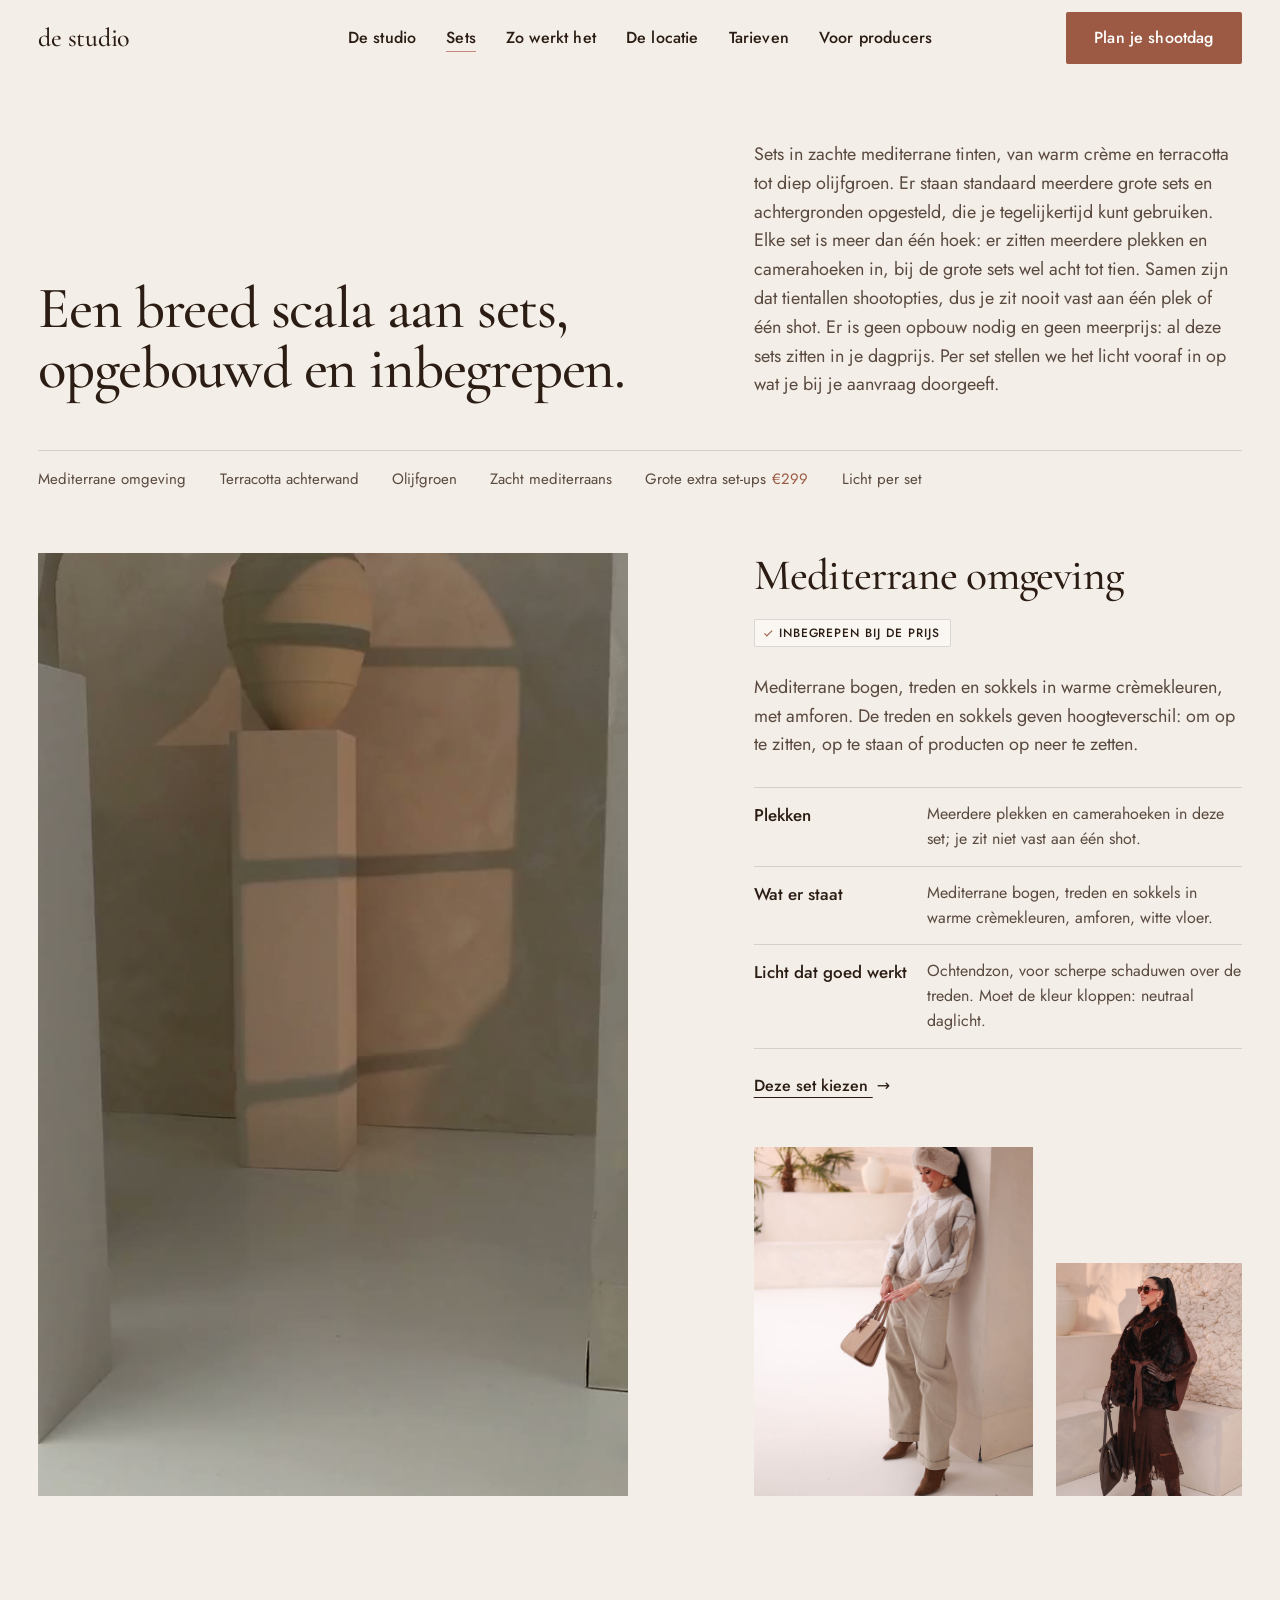
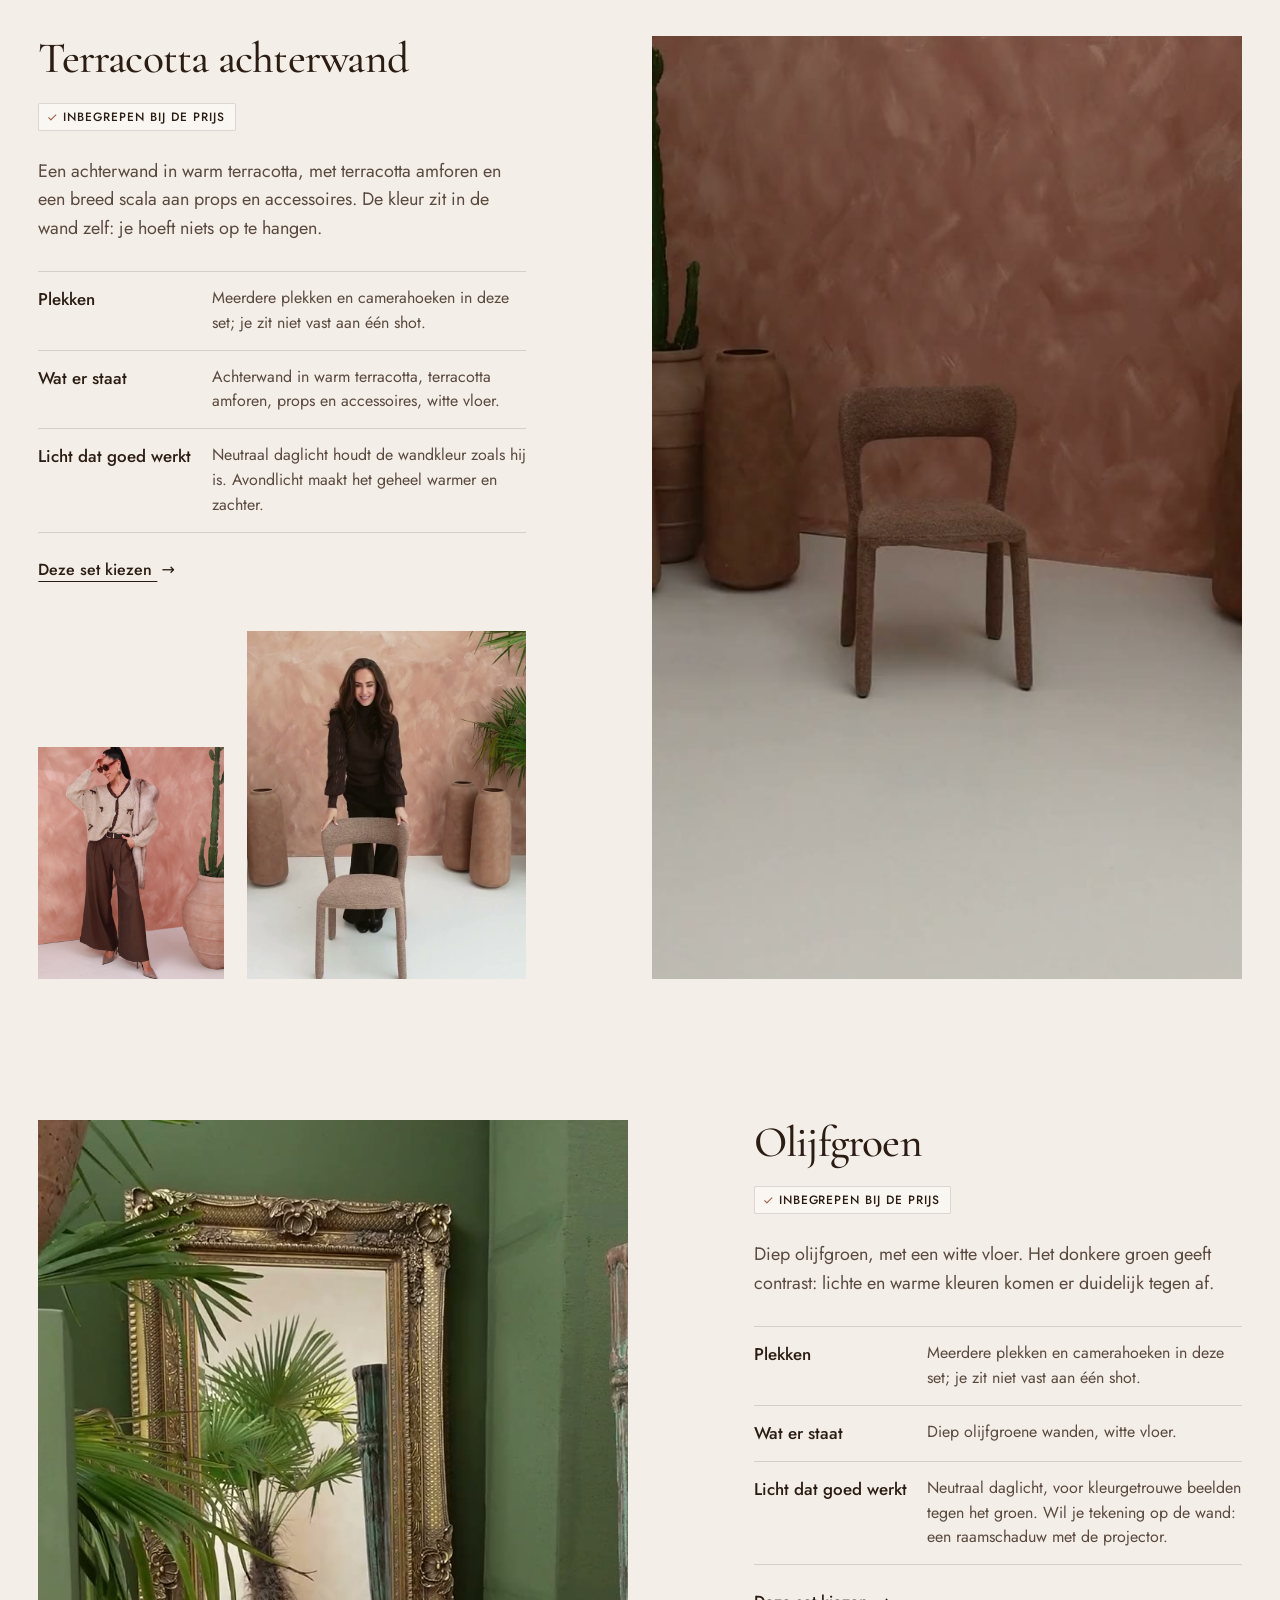
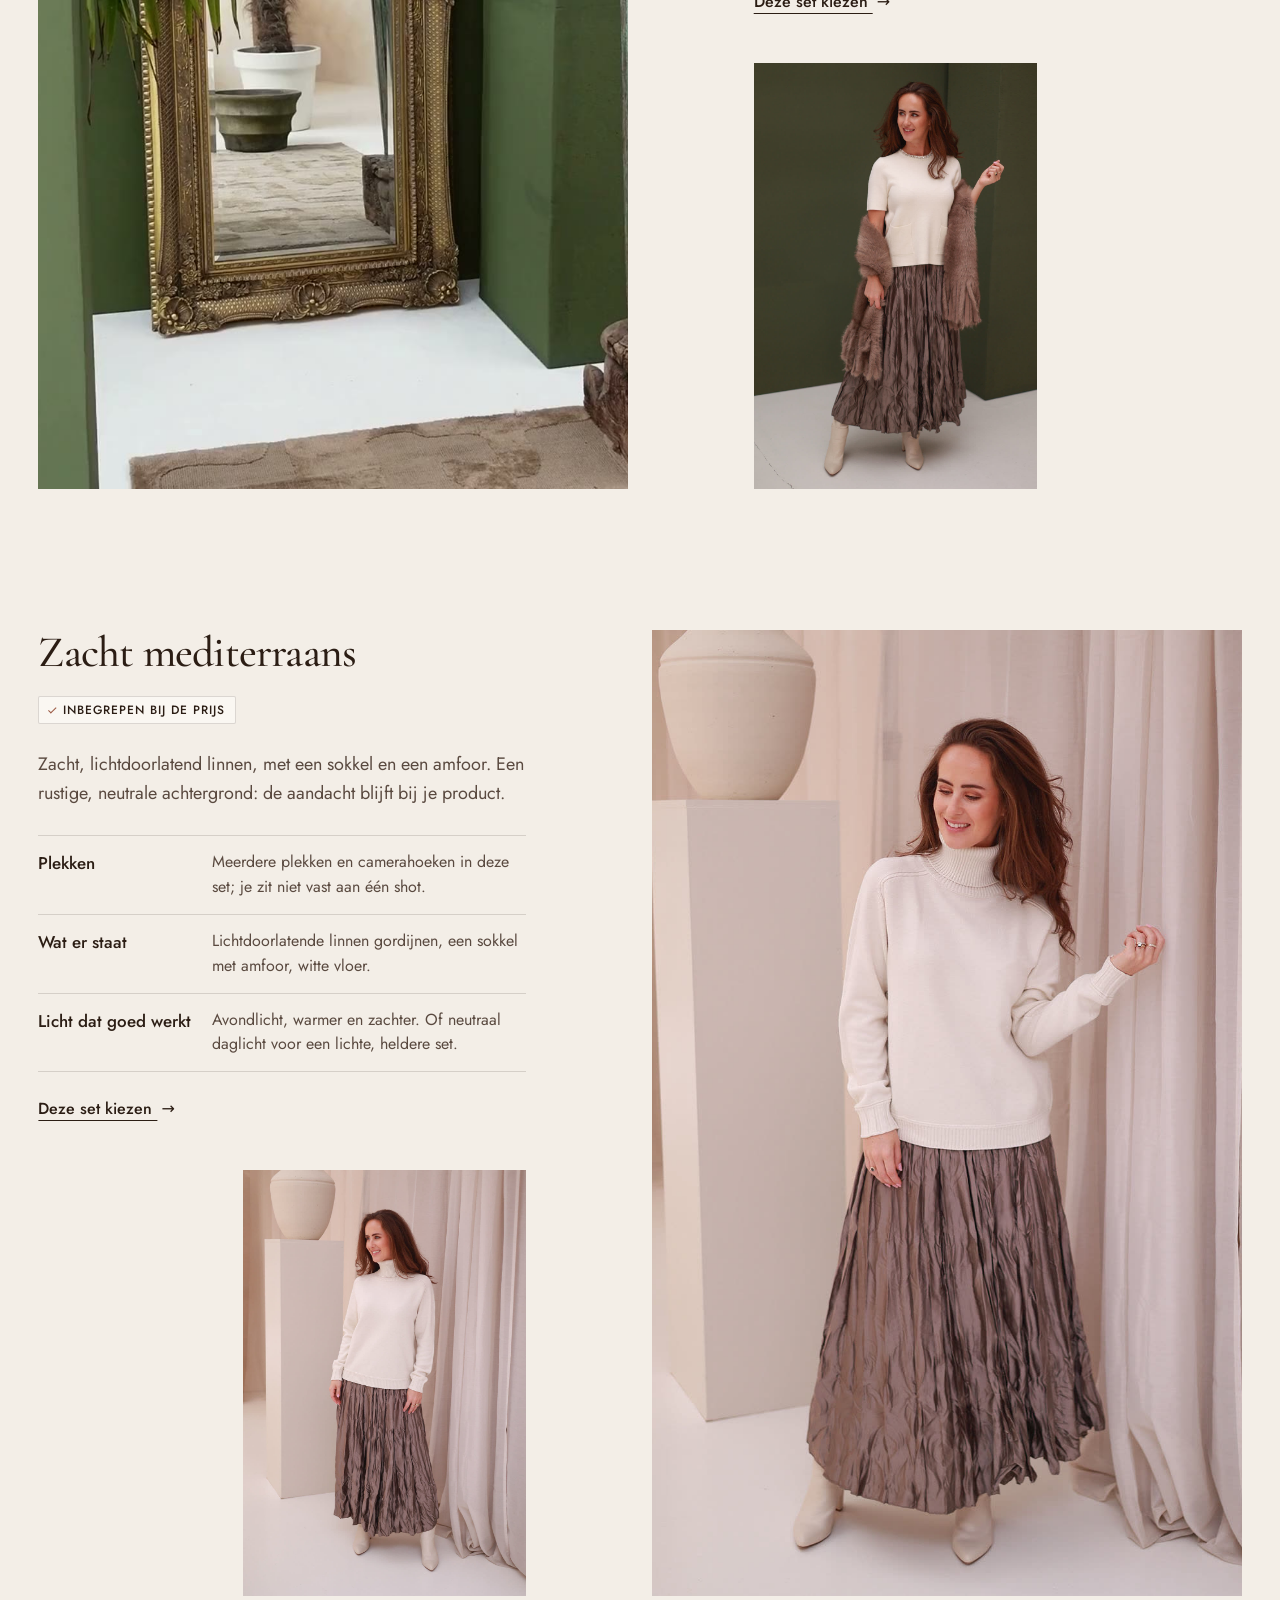
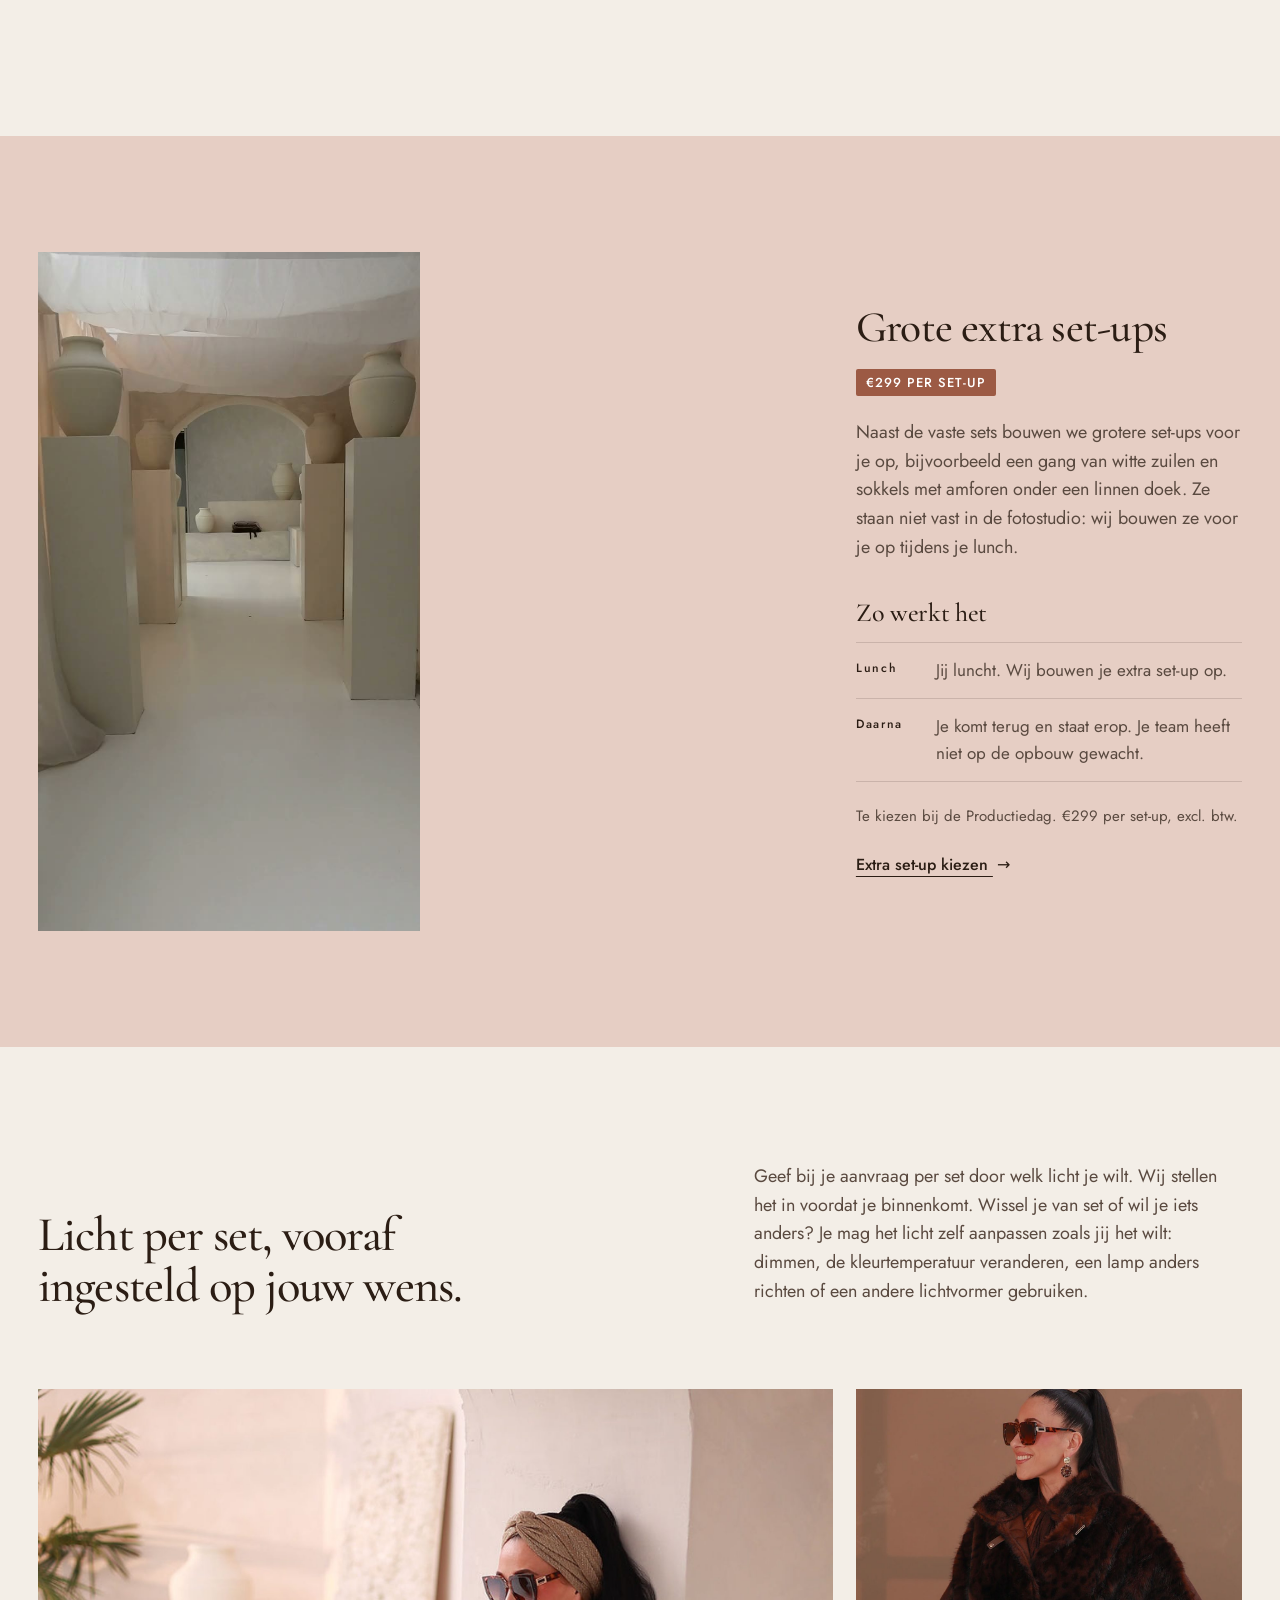
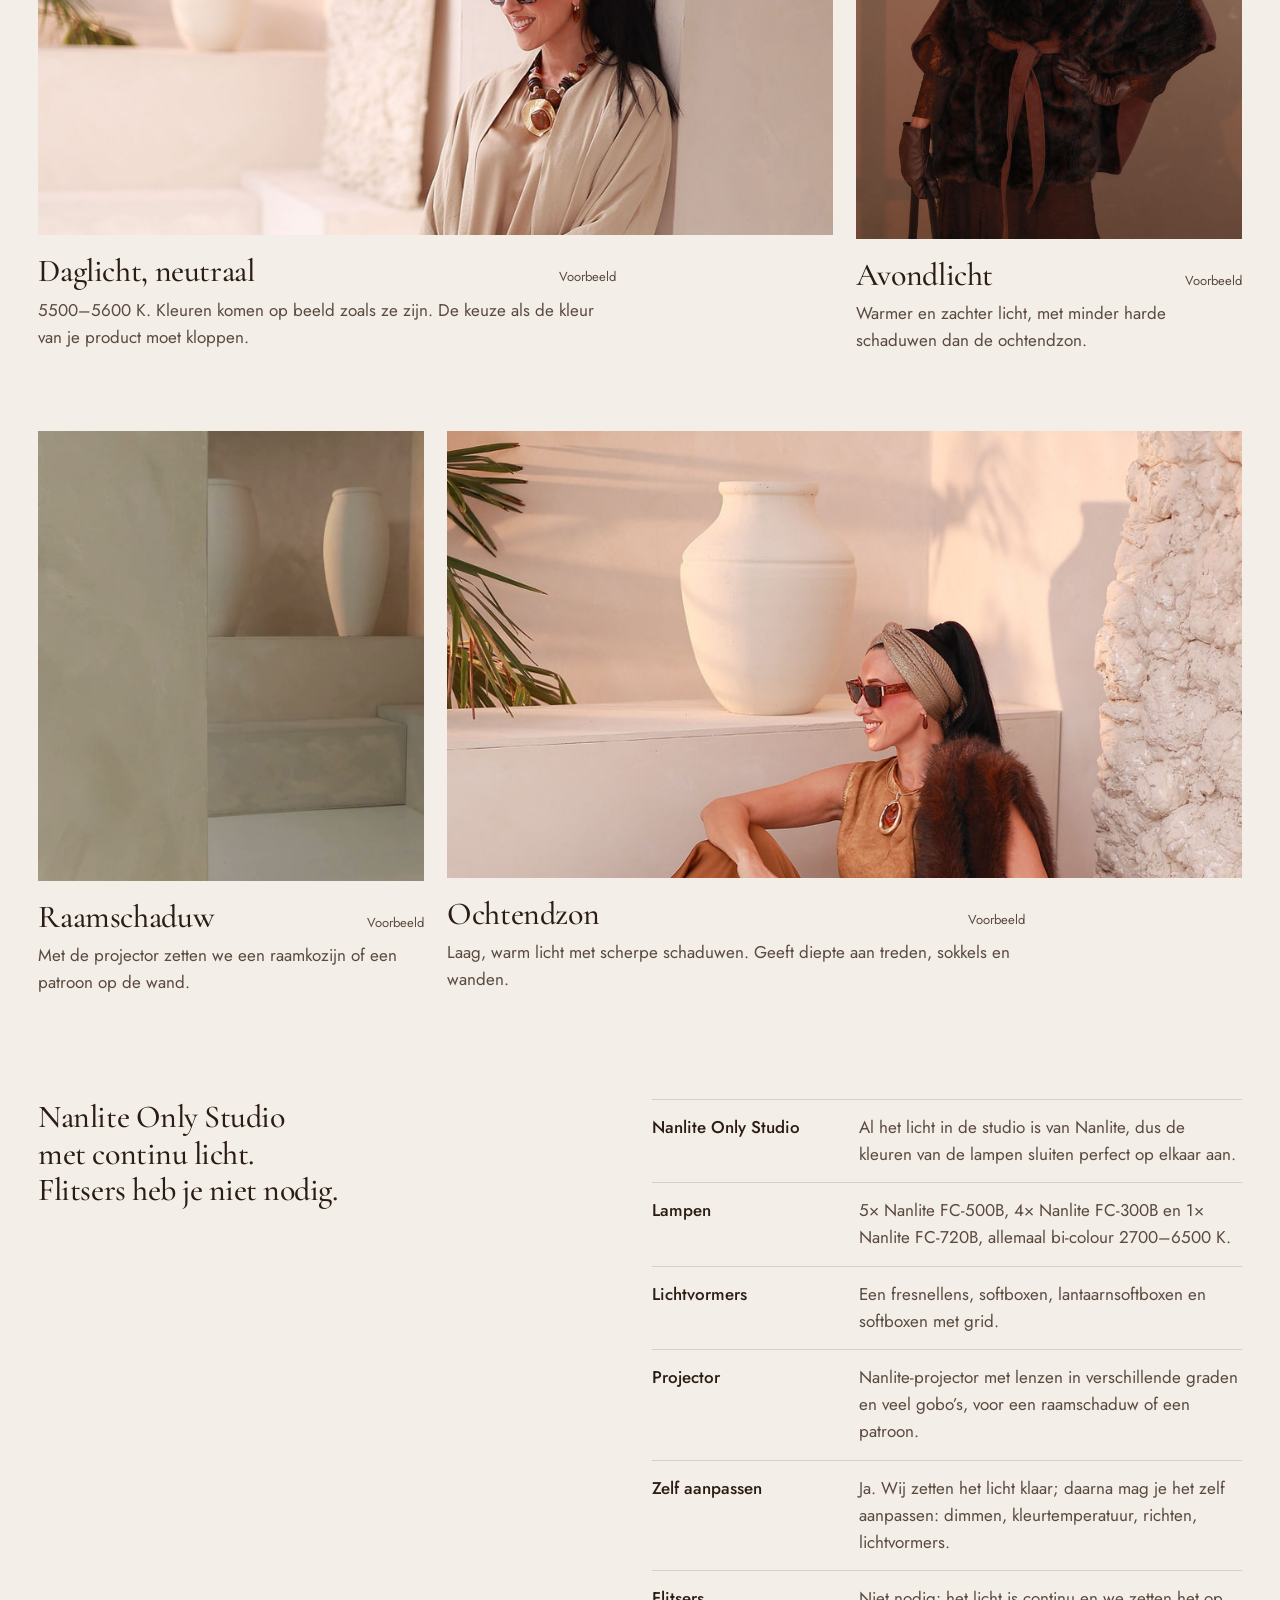
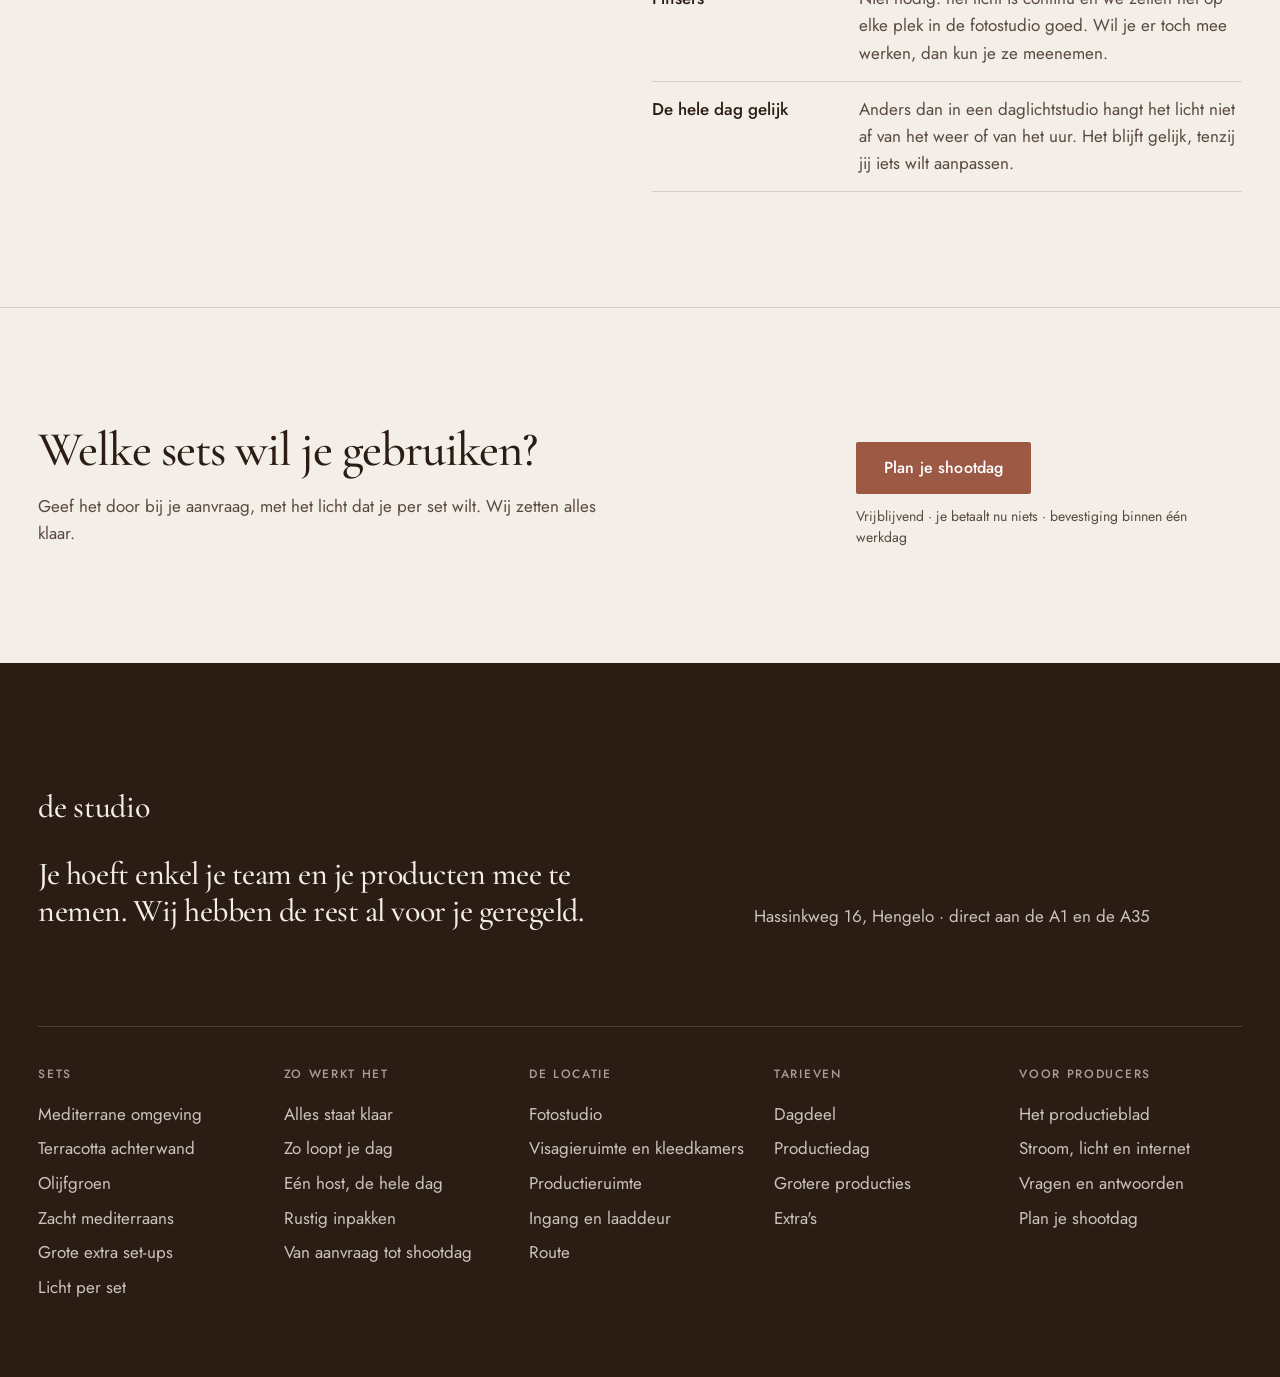
<file: sets.html>
<!doctype html>
<html lang="nl" class="no-js">
<head>
<meta charset="utf-8">
<meta name="robots" content="noindex, nofollow">
<meta name="viewport" content="width=device-width, initial-scale=1, viewport-fit=cover">
<title>Sets | de studio</title>
<meta name="description" content="Een breed scala aan sets in mediterrane tinten, opgebouwd en inbegrepen in je dagprijs: warm crème, terracotta en olijfgroen. Licht per set vooraf ingesteld. Hengelo, direct aan de A1.">
<meta name="theme-color" content="#F3EEE7">
<script>document.documentElement.className = document.documentElement.className.replace('no-js', 'js');</script>
<link rel="preconnect" href="https://fonts.googleapis.com">
<link rel="preconnect" href="https://fonts.gstatic.com" crossorigin>
<link rel="stylesheet" href="https://fonts.googleapis.com/css2?family=Cormorant+Garamond:ital,wght@0,500;0,600;1,500&family=Jost:wght@400;500&display=swap">
<link rel="preload" as="image" href="media/treden-04-4x5.jpg" fetchpriority="high">
<link rel="stylesheet" href="css/site.css">
<link rel="stylesheet" href="css/pagina.css">
<link rel="stylesheet" href="css/sets.css">
<link rel="icon" href="data:image/svg+xml,%3Csvg xmlns='http://www.w3.org/2000/svg' viewBox='0 0 32 32'%3E%3Crect width='32' height='32' rx='4' fill='%239C5A44'/%3E%3Ctext x='16' y='22' text-anchor='middle' font-family='Georgia,serif' font-size='17' fill='%23F3EEE7'%3Eds%3C/text%3E%3C/svg%3E">
</head>
<body>
<a class="skip" href="#inhoud">Naar de inhoud</a>

<!-- Kopbalk (gedeeld door alle pagina's; zet op elke pagina aria-current="page" op het actieve menu-item) -->
<header class="kop" data-kop>
  <div class="kop__rij wrap">
    <a class="woordmerk" href="index.html" aria-label="de studio, naar de homepage">de studio</a>

    <nav class="nav" aria-label="Hoofdmenu">
      <ul class="nav__lijst">
        <li><a class="nav__item" href="index.html">De studio</a></li>
        <li class="nav__groep" data-groep="sets"><a class="nav__item" href="sets.html" aria-current="page" aria-expanded="false" aria-controls="mega-sets" data-mega="sets">Sets</a>
          <div class="mega" id="mega-sets" data-paneel="sets">
            <div class="wrap mega__grid">
              <ul class="mega__tegels">
                <li><a class="tegel" href="sets.html#creme-boog">
                  <span class="tegel__beeld"><img data-src="media/treden-04-4x5.jpg" alt="" width="1200" height="1500" decoding="async"></span>
                  <span class="tegel__naam">Mediterrane omgeving</span><span class="tegel__sub">inbegrepen</span></a></li>
                <li><a class="tegel" href="sets.html#terracotta">
                  <span class="tegel__beeld"><img data-src="media/roze-stucwand-01-4x5.jpg" alt="" width="1200" height="1500" decoding="async"></span>
                  <span class="tegel__naam">Terracotta achterwand</span><span class="tegel__sub">inbegrepen</span></a></li>
                <li><a class="tegel" href="sets.html#olijfgroen">
                  <span class="tegel__beeld"><img class="pos-olijf" data-src="media/olijf-9904-2x3.jpg" alt="" width="1000" height="1500" decoding="async"></span>
                  <span class="tegel__naam">Olijfgroen</span><span class="tegel__sub">inbegrepen</span></a></li>
                <li><a class="tegel" href="sets.html#linnen">
                  <span class="tegel__beeld"><img class="pos-linnen" data-src="media/gordijnen-9389-2x3.jpg" alt="" width="1000" height="1500" decoding="async"></span>
                  <span class="tegel__naam">Zacht mediterraans</span><span class="tegel__sub">inbegrepen</span></a></li>
              </ul>
              <ul class="mega__links">
                <li><a href="sets.html"><span class="mega__link">Alle sets</span><span class="mega__subregel">Een breed scala, opgebouwd en inbegrepen</span></a></li>
                <li><a href="sets.html#zuilen"><span class="mega__link">Grote extra set-ups</span><span class="mega__subregel">Wij bouwen ze tijdens je lunch, €299 per set-up</span></a></li>
                <li><a href="sets.html#licht"><span class="mega__link">Licht per set</span><span class="mega__subregel">Daglicht, ochtendzon, avondlicht, raamschaduw</span></a></li>
              </ul>
            </div>
          </div></li>
        <li class="nav__groep" data-groep="werkt"><a class="nav__item" href="zo-werkt-het.html" aria-expanded="false" aria-controls="mega-werkt" data-mega="werkt">Zo werkt het</a>
          <div class="mega" id="mega-werkt" data-paneel="werkt">
            <div class="wrap mega__grid mega__grid--werkt">
              <div class="mega__sfeer"><img data-src="media/reliefpaneel-01-4x5.jpg" alt="" width="1200" height="1500" decoding="async"></div>
              <ul class="mega__links mega__links--twee">
                <li><a href="zo-werkt-het.html#klaar"><span class="mega__link">Alles staat klaar</span><span class="mega__subregel">Sets opgebouwd, licht afgesteld</span></a></li>
                <li><a href="zo-werkt-het.html#dag"><span class="mega__link">Zo loopt je dag</span><span class="mega__subregel">Binnen een kwartier aan het werk</span></a></li>
                <li><a href="zo-werkt-het.html#licht"><span class="mega__link">Licht naar keuze</span><span class="mega__subregel">Vooraf ingesteld op jouw wens</span></a></li>
                <li><a href="zo-werkt-het.html#host"><span class="mega__link">Eén host, de hele dag</span><span class="mega__subregel">Eén aanspreekpunt tot je vertrekt</span></a></li>
                <li><a href="zo-werkt-het.html#afbouw"><span class="mega__link">Rustig inpakken</span><span class="mega__subregel">Eén of twee uur afbouwtijd, zonder overuren</span></a></li>
                <li><a href="zo-werkt-het.html#aanvraag"><span class="mega__link">Van aanvraag tot shootdag</span><span class="mega__subregel">Bevestiging binnen één werkdag</span></a></li>
              </ul>
            </div>
          </div></li>
        <li class="nav__groep" data-groep="locatie"><a class="nav__item" href="locatie.html" aria-expanded="false" aria-controls="mega-locatie" data-mega="locatie">De locatie</a>
          <div class="mega" id="mega-locatie" data-paneel="locatie">
            <div class="wrap mega__grid mega__grid--locatie">
              <div class="mega__plan" data-miniplan></div>
              <ul class="mega__links">
                <li><a href="locatie.html#hal" data-ruimte-link="hal"><span class="mega__link">Fotostudio</span><span class="mega__subregel">Alle sets, het licht staat klaar</span></a></li>
                <li><a href="locatie.html#visagie" data-ruimte-link="visagie"><span class="mega__link">Visagieruimte en kleedkamers</span><span class="mega__subregel">Spiegels, rekken en steamers</span></a></li>
                <li><a href="locatie.html#productie" data-ruimte-link="productie"><span class="mega__link">Productieruimte</span><span class="mega__subregel">Werkplekken, tafels en opbergruimte</span></a></li>
                <li><a href="locatie.html#ingang" data-ruimte-link="ingang"><span class="mega__link">Ingang en laaddeur</span><span class="mega__subregel">Parkeren en in- en uitladen</span></a></li>
                <li><a href="locatie.html#route"><span class="mega__link">Route</span><span class="mega__subregel">Hassinkweg 16, direct aan de A1 en de A35</span></a></li>
              </ul>
            </div>
          </div></li>
        <li><a class="nav__item" href="prijzen.html">Tarieven</a></li>
        <li><a class="nav__item" href="producers.html">Voor producers</a></li>
      </ul>
    </nav>

    <a class="knop knop--kop" href="boeken.html">Plan je shootdag</a>
    <button class="menuknop" type="button" aria-expanded="false" aria-controls="mmenu" data-menuknop>
      <span class="menuknop__tekst">Menu</span>
      <span class="menuknop__streep" aria-hidden="true"></span>
    </button>
  </div>
</header>

<!-- Mobiel menu -->
<div class="mmenu" id="mmenu" data-mmenu role="dialog" aria-modal="true" aria-label="Menu" hidden>
  <div class="mmenu__kop">
    <a class="woordmerk woordmerk--licht" href="index.html">de studio</a>
    <button class="menuknop menuknop--licht" type="button" data-mmenu-dicht aria-label="Menu sluiten"><span class="menuknop__tekst">Sluiten</span></button>
  </div>
  <nav class="mmenu__nav" aria-label="Hoofdmenu mobiel">
    <div class="mm-groep mm-groep--link">
      <a class="mm-kop" href="index.html" data-mmenu-sluit>De studio</a>
    </div>
    <div class="mm-groep is-open">
      <button class="mm-kop" type="button" aria-current="page" aria-expanded="true" aria-controls="mm-sets">Sets<span class="mm-teken" aria-hidden="true"></span></button>
      <div class="mm-inhoud" id="mm-sets">
        <ul class="mm-tegels">
          <li><a href="sets.html#creme-boog" data-mmenu-sluit><span class="mm-tegels__beeld"><img src="media/treden-04-4x5.jpg" alt="" width="1200" height="1500" loading="lazy" decoding="async"></span><span class="mm-tegels__naam">Mediterrane omgeving</span><span class="mm-tegels__sub">inbegrepen</span></a></li>
          <li><a href="sets.html#terracotta" data-mmenu-sluit><span class="mm-tegels__beeld"><img src="media/roze-stucwand-01-4x5.jpg" alt="" width="1200" height="1500" loading="lazy" decoding="async"></span><span class="mm-tegels__naam">Terracotta achterwand</span><span class="mm-tegels__sub">inbegrepen</span></a></li>
          <li><a href="sets.html#olijfgroen" data-mmenu-sluit><span class="mm-tegels__beeld"><img class="pos-olijf" src="media/olijf-9904-2x3.jpg" alt="" width="1000" height="1500" loading="lazy" decoding="async"></span><span class="mm-tegels__naam">Olijfgroen</span><span class="mm-tegels__sub">inbegrepen</span></a></li>
          <li><a href="sets.html#linnen" data-mmenu-sluit><span class="mm-tegels__beeld"><img class="pos-linnen" src="media/gordijnen-9389-2x3.jpg" alt="" width="1000" height="1500" loading="lazy" decoding="async"></span><span class="mm-tegels__naam">Zacht mediterraans</span><span class="mm-tegels__sub">inbegrepen</span></a></li>
        </ul>
        <ul class="mm-links">
          <li><a href="sets.html" data-mmenu-sluit>Alle sets</a></li>
          <li><a href="sets.html#zuilen" data-mmenu-sluit>Grote extra set-ups</a></li>
          <li><a href="sets.html#licht" data-mmenu-sluit>Licht per set</a></li>
        </ul>
      </div>
    </div>
    <div class="mm-groep">
      <button class="mm-kop" type="button" aria-expanded="false" aria-controls="mm-werkt">Zo werkt het<span class="mm-teken" aria-hidden="true"></span></button>
      <div class="mm-inhoud" id="mm-werkt">
        <ul class="mm-links">
          <li><a href="zo-werkt-het.html" data-mmenu-sluit>Overzicht</a></li>
          <li><a href="zo-werkt-het.html#klaar" data-mmenu-sluit>Alles staat klaar</a></li>
          <li><a href="zo-werkt-het.html#dag" data-mmenu-sluit>Zo loopt je dag</a></li>
          <li><a href="zo-werkt-het.html#licht" data-mmenu-sluit>Licht naar keuze</a></li>
          <li><a href="zo-werkt-het.html#host" data-mmenu-sluit>Eén host, de hele dag</a></li>
          <li><a href="zo-werkt-het.html#afbouw" data-mmenu-sluit>Rustig inpakken</a></li>
          <li><a href="zo-werkt-het.html#aanvraag" data-mmenu-sluit>Van aanvraag tot shootdag</a></li>
        </ul>
      </div>
    </div>
    <div class="mm-groep">
      <button class="mm-kop" type="button" aria-expanded="false" aria-controls="mm-locatie">De locatie<span class="mm-teken" aria-hidden="true"></span></button>
      <div class="mm-inhoud" id="mm-locatie">
        <ul class="mm-links">
          <li><a href="locatie.html" data-mmenu-sluit>Overzicht</a></li>
          <li><a href="locatie.html#hal" data-ruimte-link="hal" data-mmenu-sluit>Fotostudio</a></li>
          <li><a href="locatie.html#visagie" data-ruimte-link="visagie" data-mmenu-sluit>Visagieruimte en kleedkamers</a></li>
          <li><a href="locatie.html#productie" data-ruimte-link="productie" data-mmenu-sluit>Productieruimte</a></li>
          <li><a href="locatie.html#ingang" data-ruimte-link="ingang" data-mmenu-sluit>Ingang en laaddeur</a></li>
          <li><a href="locatie.html#route" data-mmenu-sluit>Route</a></li>
        </ul>
      </div>
    </div>
    <div class="mm-groep mm-groep--link">
      <a class="mm-kop" href="prijzen.html" data-mmenu-sluit>Tarieven</a>
    </div>
    <div class="mm-groep mm-groep--link">
      <a class="mm-kop" href="producers.html" data-mmenu-sluit>Voor producers</a>
    </div>
  </nav>
  <div class="mmenu__voet">
    <a class="knop knop--vol" href="boeken.html">Plan je shootdag</a>
  </div>
</div>

<main id="inhoud">

<!-- Paginakop -->
<header class="paginakop paginakop--sets">
  <div class="wrap">
    <div class="paginakop__grid">
      <h1 class="paginakop__titel">Een breed scala aan sets, opgebouwd en inbegrepen.</h1>
      <p class="paginakop__intro">Sets in zachte mediterrane tinten, van warm crème en terracotta tot diep olijfgroen. Er staan standaard meerdere grote sets en achtergronden opgesteld, die je tegelijkertijd kunt gebruiken. Elke set is meer dan één hoek: er zitten meerdere plekken en camerahoeken in, bij de grote sets wel acht tot tien. Samen zijn dat tientallen shootopties, dus je zit nooit vast aan één plek of één shot. Er is geen opbouw nodig en geen meerprijs: al deze sets zitten in je dagprijs. Per set stellen we het licht vooraf in op wat je bij je aanvraag doorgeeft.</p>
    </div>
    <nav class="sets-index" aria-label="Op deze pagina">
      <ul>
        <li><a href="#creme-boog">Mediterrane omgeving</a></li>
        <li><a href="#terracotta">Terracotta achterwand</a></li>
        <li><a href="#olijfgroen">Olijfgroen</a></li>
        <li><a href="#linnen">Zacht mediterraans</a></li>
        <li><a href="#zuilen">Grote extra set-ups <span class="sets-index__extra">€299</span></a></li>
        <li><a href="#licht">Licht per set</a></li>
      </ul>
    </nav>
  </div>
</header>

<!-- Set 1 · Mediterrane omgeving (was Crème boog) -->
<section class="set set--eerste" id="creme-boog" aria-labelledby="creme-boog-kop">
  <div class="wrap set__grid">
    <div class="set__kop">
      <h2 class="set__naam" id="creme-boog-kop">Mediterrane omgeving</h2>
      <span class="label-inbegrepen">Inbegrepen bij de prijs</span>
    </div>
    <figure class="set__groot beeld reveal"><video muted playsinline loop preload="none" poster="media/set-boog-4x5-poster.jpg" aria-label="Mediterrane omgeving: de boog met zon op de amfoor, dan de nis met de amforen." data-film data-src-groot="media/set-boog-4x5-864x1080.mp4"></video></figure>
    <div class="set__tekst">
      <p class="set__intro">Mediterrane bogen, treden en sokkels in warme crèmekleuren, met amforen. De treden en sokkels geven hoogteverschil: om op te zitten, op te staan of producten op neer te zetten.</p>
      <dl class="feiten set__feiten">
        <div><dt>Plekken</dt><dd>Meerdere plekken en camerahoeken in deze set; je zit niet vast aan één shot.</dd></div>
        <div><dt>Wat er staat</dt><dd>Mediterrane bogen, treden en sokkels in warme crèmekleuren, amforen, witte vloer.</dd></div>
        <div><dt>Licht dat goed werkt</dt><dd>Ochtendzon, voor scherpe schaduwen over de treden. Moet de kleur kloppen: neutraal daglicht.</dd></div>
      </dl>
      <a class="tekstlink set__link" href="boeken.html?set=creme-boog">Deze set kiezen <span aria-hidden="true">→</span></a>
    </div>
    <div class="set__extra">
      <figure class="beeld reveal"><img src="media/boog-palm-01-4x5.jpg" alt="Mediterrane omgeving: witte vloer, treden en sokkels met een amfoor en een palm" width="1200" height="1500" loading="lazy" decoding="async"></figure>
      <figure class="beeld reveal"><img src="media/treden-07-4x5.jpg" alt="Mediterrane omgeving: de treden van dichterbij, met een witte amfoor" width="1200" height="1500" loading="lazy" decoding="async"></figure>
    </div>
  </div>
</section>

<!-- Set 2 · Terracotta achterwand -->
<section class="set set--rechts" id="terracotta" aria-labelledby="terracotta-kop">
  <div class="wrap set__grid">
    <div class="set__kop">
      <h2 class="set__naam" id="terracotta-kop">Terracotta achterwand</h2>
      <span class="label-inbegrepen">Inbegrepen bij de prijs</span>
    </div>
    <figure class="set__groot beeld reveal"><video muted playsinline loop preload="none" poster="media/set-terracotta-4x5-poster.jpg" aria-label="Terracotta achterwand: de wand met de stoelen, dan de lege set met de palm." data-film data-src-groot="media/set-terracotta-4x5-864x1080.mp4"></video></figure>
    <div class="set__tekst">
      <p class="set__intro">Een achterwand in warm terracotta, met terracotta amforen en een breed scala aan props en accessoires. De kleur zit in de wand zelf: je hoeft niets op te hangen.</p>
      <dl class="feiten set__feiten">
        <div><dt>Plekken</dt><dd>Meerdere plekken en camerahoeken in deze set; je zit niet vast aan één shot.</dd></div>
        <div><dt>Wat er staat</dt><dd>Achterwand in warm terracotta, terracotta amforen, props en accessoires, witte vloer.</dd></div>
        <div><dt>Licht dat goed werkt</dt><dd>Neutraal daglicht houdt de wandkleur zoals hij is. Avondlicht maakt het geheel warmer en zachter.</dd></div>
      </dl>
      <a class="tekstlink set__link" href="boeken.html?set=terracotta">Deze set kiezen <span aria-hidden="true">→</span></a>
    </div>
    <div class="set__extra">
      <figure class="beeld reveal"><video muted playsinline loop preload="none" poster="media/verschijnen-4x5-poster.jpg" aria-label="Verschijnen: op de terracotta set poppen de stoel, de vazen en de lamp een voor een tevoorschijn, met model." data-film data-src-groot="media/verschijnen-4x5-720x900.mp4"></video></figure>
      <figure class="beeld reveal"><img src="media/roze-stucwand-04-4x5.jpg" alt="Terracotta achterwand: een model naast de amfoor en de cactus" width="1200" height="1500" loading="lazy" decoding="async"></figure>
    </div>
  </div>
</section>

<!-- Set 3 · Olijfgroen -->
<section class="set set--23" id="olijfgroen" aria-labelledby="olijfgroen-kop">
  <div class="wrap set__grid">
    <div class="set__kop">
      <h2 class="set__naam" id="olijfgroen-kop">Olijfgroen</h2>
      <span class="label-inbegrepen">Inbegrepen bij de prijs</span>
    </div>
    <figure class="set__groot beeld reveal"><video muted playsinline loop preload="none" poster="media/set-olijf-2x3-poster.jpg" aria-label="Olijfgroen: de vergulde spiegel met de palm, dan de sokkel met de amfoor." data-film data-src-groot="media/set-olijf-2x3-864x1296.mp4"></video></figure>
    <div class="set__tekst">
      <p class="set__intro">Diep olijfgroen, met een witte vloer. Het donkere groen geeft contrast: lichte en warme kleuren komen er duidelijk tegen af.</p>
      <dl class="feiten set__feiten">
        <div><dt>Plekken</dt><dd>Meerdere plekken en camerahoeken in deze set; je zit niet vast aan één shot.</dd></div>
        <div><dt>Wat er staat</dt><dd>Diep olijfgroene wanden, witte vloer.</dd></div>
        <div><dt>Licht dat goed werkt</dt><dd>Neutraal daglicht, voor kleurgetrouwe beelden tegen het groen. Wil je tekening op de wand: een raamschaduw met de projector.</dd></div>
      </dl>
      <a class="tekstlink set__link" href="boeken.html?set=olijfgroen">Deze set kiezen <span aria-hidden="true">→</span></a>
    </div>
    <div class="set__extra set__extra--een">
      <figure class="beeld reveal"><img src="media/olijf-9191-2x3.jpg" alt="Olijfgroen: een tweede opname in de groene hoek" width="1000" height="1500" loading="lazy" decoding="async"></figure>
    </div>
  </div>
</section>

<!-- Set 4 · Zacht mediterraans (was Linnen gordijnen) -->
<section class="set set--rechts set--23" id="linnen" aria-labelledby="linnen-kop">
  <div class="wrap set__grid">
    <div class="set__kop">
      <h2 class="set__naam" id="linnen-kop">Zacht mediterraans</h2>
      <span class="label-inbegrepen">Inbegrepen bij de prijs</span>
    </div>
    <figure class="set__groot beeld reveal"><img src="media/gordijnen-9389-2x3.jpg" alt="Zacht mediterraans: linnen gordijnen met een witte sokkel en een amfoor" width="1000" height="1500" loading="lazy" decoding="async"></figure>
    <div class="set__tekst">
      <p class="set__intro">Zacht, lichtdoorlatend linnen, met een sokkel en een amfoor. Een rustige, neutrale achtergrond: de aandacht blijft bij je product.</p>
      <dl class="feiten set__feiten">
        <div><dt>Plekken</dt><dd>Meerdere plekken en camerahoeken in deze set; je zit niet vast aan één shot.</dd></div>
        <div><dt>Wat er staat</dt><dd>Lichtdoorlatende linnen gordijnen, een sokkel met amfoor, witte vloer.</dd></div>
        <div><dt>Licht dat goed werkt</dt><dd>Avondlicht, warmer en zachter. Of neutraal daglicht voor een lichte, heldere set.</dd></div>
      </dl>
      <a class="tekstlink set__link" href="boeken.html?set=linnen">Deze set kiezen <span aria-hidden="true">→</span></a>
    </div>
    <div class="set__extra set__extra--een">
      <figure class="beeld reveal"><img src="media/gordijnen-9382-2x3.jpg" alt="Zacht mediterraans: de sokkel met amfoor voor het lichtdoorlatende linnen" width="1000" height="1500" loading="lazy" decoding="async"></figure>
    </div>
  </div>
</section>

<!-- Extra · Grote extra set-ups (Nikolai 25-9: niet één specifieke set-up; prijs per set-up) -->
<section class="sectie sectie--stuc zuilen" id="zuilen" aria-labelledby="zuilen-kop">
  <div class="wrap zuilen__grid">
    <div class="zuilen__tekst">
      <h2 class="set__naam" id="zuilen-kop">Grote extra set-ups</h2>
      <span class="label-extra">€299 per set-up</span>
      <p class="set__intro">Naast de vaste sets bouwen we grotere set-ups voor je op, bijvoorbeeld een gang van witte zuilen en sokkels met amforen onder een linnen doek. Ze staan niet vast in de fotostudio: wij bouwen ze voor je op tijdens je lunch.</p>
      <h3 class="zuilen__kopje">Zo werkt het</h3>
      <ol class="zuilen__tijd">
        <li><time>Lunch</time><span>Jij luncht. Wij bouwen je extra set-up op.</span></li>
        <li><time>Daarna</time><span>Je komt terug en staat erop. Je team heeft niet op de opbouw gewacht.</span></li>
      </ol>
      <p class="zuilen__bij">Te kiezen bij de Productiedag. €299 per set-up, excl. btw.</p>
      <a class="tekstlink set__link" href="boeken.html?extra=zuilen">Extra set-up kiezen <span aria-hidden="true">→</span></a>
    </div>
    <div class="zuilen__beelden">
      <figure class="beeld zuilen__groot reveal"><video muted playsinline loop preload="none" poster="media/set-zuilen-poster.jpg" aria-label="Een grote extra set-up: de gang van witte zuilen en sokkels met amforen onder het linnen doek, en de pilaren vóór de boog." data-film data-src-groot="media/set-zuilen-720x1280.mp4"></video></figure>
    </div>
  </div>
</section>

<!-- Licht per set -->
<section class="sectie licht" id="licht" aria-labelledby="licht-kop">
  <div class="wrap">
    <div class="licht__kop">
      <h2 class="sectie__kop" id="licht-kop">Licht per set, vooraf ingesteld op jouw wens.</h2>
      <p class="sectie__intro">Geef bij je aanvraag per set door welk licht je wilt. Wij stellen het in voordat je binnenkomt. Wissel je van set of wil je iets anders? Je mag het licht zelf aanpassen zoals jij het wilt: dimmen, de kleurtemperatuur veranderen, een lamp anders richten of een andere lichtvormer gebruiken.</p>
    </div>

    <div class="licht__rij">
      <figure class="licht__item licht__item--breed">
        <div class="beeld licht__beeld reveal"><img src="media/boog-palm-03-16x9.jpg" alt="Voorbeeld van neutraal daglicht op de crème boog" width="1920" height="1080" loading="lazy" decoding="async"></div>
        <figcaption class="licht__tekst">
          <div class="licht__regel"><h3 class="licht__naam">Daglicht, neutraal</h3><span class="licht__vb">Voorbeeld</span></div>
          <p>5500–5600 K. Kleuren komen op beeld zoals ze zijn. De keuze als de kleur van je product moet kloppen.</p>
        </figcaption>
      </figure>
      <figure class="licht__item licht__item--smal">
        <div class="beeld licht__beeld reveal"><img src="media/raamlicht-01-4x5.jpg" alt="Voorbeeld van avondlicht: warm, zacht licht op een model" width="1200" height="1500" loading="lazy" decoding="async"></div>
        <figcaption class="licht__tekst">
          <div class="licht__regel"><h3 class="licht__naam">Avondlicht</h3><span class="licht__vb">Voorbeeld</span></div>
          <p>Warmer en zachter licht, met minder harde schaduwen dan de ochtendzon.</p>
        </figcaption>
      </figure>
    </div>

    <div class="licht__rij licht__rij--om">
      <figure class="licht__item licht__item--smal">
        <div class="beeld licht__beeld reveal"><video muted playsinline loop preload="none" poster="media/licht-schaduw-4x5-poster.jpg" aria-label="Raamschaduw: de zon van de projector in de nis en op de amfoor, door de bogen." data-film data-src-groot="media/licht-schaduw-4x5-864x1080.mp4"></video></div>
        <figcaption class="licht__tekst">
          <div class="licht__regel"><h3 class="licht__naam">Raamschaduw</h3><span class="licht__vb">Voorbeeld</span></div>
          <p>Met de projector zetten we een raamkozijn of een patroon op de wand.</p>
        </figcaption>
      </figure>
      <figure class="licht__item licht__item--breed">
        <div class="beeld licht__beeld reveal"><img src="media/treden-01-16x9.jpg" alt="Voorbeeld van ochtendzon: laag, warm licht met scherpe schaduwen bij de treden" width="1920" height="1080" loading="lazy" decoding="async"></div>
        <figcaption class="licht__tekst">
          <div class="licht__regel"><h3 class="licht__naam">Ochtendzon</h3><span class="licht__vb">Voorbeeld</span></div>
          <p>Laag, warm licht met scherpe schaduwen. Geeft diepte aan treden, sokkels en wanden.</p>
        </figcaption>
      </figure>
    </div>

    <div class="tweekol licht__techniek">
      <p class="licht__zin">Nanlite Only Studio met continu licht. Flitsers heb je niet nodig.</p>
      <dl class="feiten">
        <div><dt>Nanlite Only Studio</dt><dd>Al het licht in de studio is van Nanlite, dus de kleuren van de lampen sluiten perfect op elkaar aan.</dd></div>
        <div><dt>Lampen</dt><dd>5× <span class="nw">Nanlite FC-500B</span>, 4× <span class="nw">Nanlite FC-300B</span> en 1× <span class="nw">Nanlite FC-720B</span>, allemaal bi-colour 2700–6500 K.</dd></div>
        <div><dt>Lichtvormers</dt><dd>Een fresnellens, softboxen, lantaarnsoftboxen en softboxen met grid.</dd></div>
        <div><dt>Projector</dt><dd>Nanlite-projector met lenzen in verschillende graden en veel gobo’s, voor een raamschaduw of een patroon.</dd></div>
        <div><dt>Zelf aanpassen</dt><dd>Ja. Wij zetten het licht klaar; daarna mag je het zelf aanpassen: dimmen, kleurtemperatuur, richten, lichtvormers.</dd></div>
        <div><dt>Flitsers</dt><dd>Niet nodig: het licht is continu en we zetten het op elke plek in de fotostudio goed. Wil je er toch mee werken, dan kun je ze meenemen.</dd></div>
        <div><dt>De hele dag gelijk</dt><dd>Anders dan in een daglichtstudio hangt het licht niet af van het weer of van het uur. Het blijft gelijk, tenzij jij iets wilt aanpassen.</dd></div>
      </dl>
    </div>
  </div>
</section>

<!-- Slot -->
<section class="slotactie" aria-labelledby="slot-kop">
  <div class="wrap slotactie__grid">
    <div class="slot__links">
      <h2 class="slotactie__kop" id="slot-kop">Welke sets wil je gebruiken?</h2>
      <p class="slot__zin">Geef het door bij je aanvraag, met het licht dat je per set wilt. Wij zetten alles klaar.</p>
    </div>
    <div class="actie">
      <a class="knop" href="boeken.html">Plan je shootdag</a>
      <p class="micro">Vrijblijvend · je betaalt nu niets · bevestiging binnen één werkdag</p>
    </div>
  </div>
</section>

</main>

<footer class="voet">
  <div class="wrap">
    <div class="voet__boven">
      <p class="woordmerk woordmerk--licht woordmerk--groot">de studio</p>
      <p class="voet__zin">Je hoeft enkel je team en je producten mee te nemen. Wij hebben de rest al voor je geregeld.</p>
      <p class="voet__adres">Hassinkweg 16, Hengelo · direct aan de A1 en de A35</p>
    </div>
    <nav class="voet__menu" aria-label="Voetmenu">
      <div><h2>Sets</h2><ul>
        <li><a href="sets.html#creme-boog">Mediterrane omgeving</a></li><li><a href="sets.html#terracotta">Terracotta achterwand</a></li><li><a href="sets.html#olijfgroen">Olijfgroen</a></li><li><a href="sets.html#linnen">Zacht mediterraans</a></li><li><a href="sets.html#zuilen">Grote extra set-ups</a></li><li><a href="sets.html#licht">Licht per set</a></li></ul></div>
      <div><h2>Zo werkt het</h2><ul>
        <li><a href="zo-werkt-het.html#klaar">Alles staat klaar</a></li><li><a href="zo-werkt-het.html#dag">Zo loopt je dag</a></li><li><a href="zo-werkt-het.html#host">Eén host, de hele dag</a></li><li><a href="zo-werkt-het.html#afbouw">Rustig inpakken</a></li><li><a href="zo-werkt-het.html#aanvraag">Van aanvraag tot shootdag</a></li></ul></div>
      <div><h2>De locatie</h2><ul>
        <li><a href="locatie.html#hal">Fotostudio</a></li><li><a href="locatie.html#visagie">Visagieruimte en kleedkamers</a></li><li><a href="locatie.html#productie">Productieruimte</a></li><li><a href="locatie.html#ingang">Ingang en laaddeur</a></li><li><a href="locatie.html#route">Route</a></li></ul></div>
      <div><h2>Tarieven</h2><ul>
        <li><a href="prijzen.html#dagdeel">Dagdeel</a></li><li><a href="prijzen.html#productiedag">Productiedag</a></li><li><a href="prijzen.html#groter">Grotere producties</a></li><li><a href="prijzen.html#extras">Extra's</a></li></ul></div>
      <div><h2>Voor producers</h2><ul>
        <li><a href="producers.html#productieblad">Het productieblad</a></li><li><a href="producers.html#stroom">Stroom, licht en internet</a></li><li><a href="producers.html#vragen">Vragen en antwoorden</a></li><li><a href="boeken.html">Plan je shootdag</a></li></ul></div>
    </nav>
  </div>
</footer>

<a class="mbalk" href="boeken.html" data-mbalk tabindex="-1" aria-hidden="true">Plan je shootdag</a>

<script>
/* sets.html: beelden rustig laten binnenkomen, ook als het gedeelde script hier niets mee doet */
(function () {
  var els = [].slice.call(document.querySelectorAll('.reveal'));
  var rust = window.matchMedia && matchMedia('(prefers-reduced-motion: reduce)').matches;
  if (!('IntersectionObserver' in window) || rust) { els.forEach(function (el) { el.classList.add('is-in'); }); return; }
  var io = new IntersectionObserver(function (es) {
    es.forEach(function (e) { if (e.isIntersecting) { e.target.classList.add('is-in'); io.unobserve(e.target); } });
  }, { threshold: 0.12, rootMargin: '0px 0px -4% 0px' });
  els.forEach(function (el) { io.observe(el); });
})();
</script>
<script src="js/site.js" defer></script>
</body>
</html>
</file>
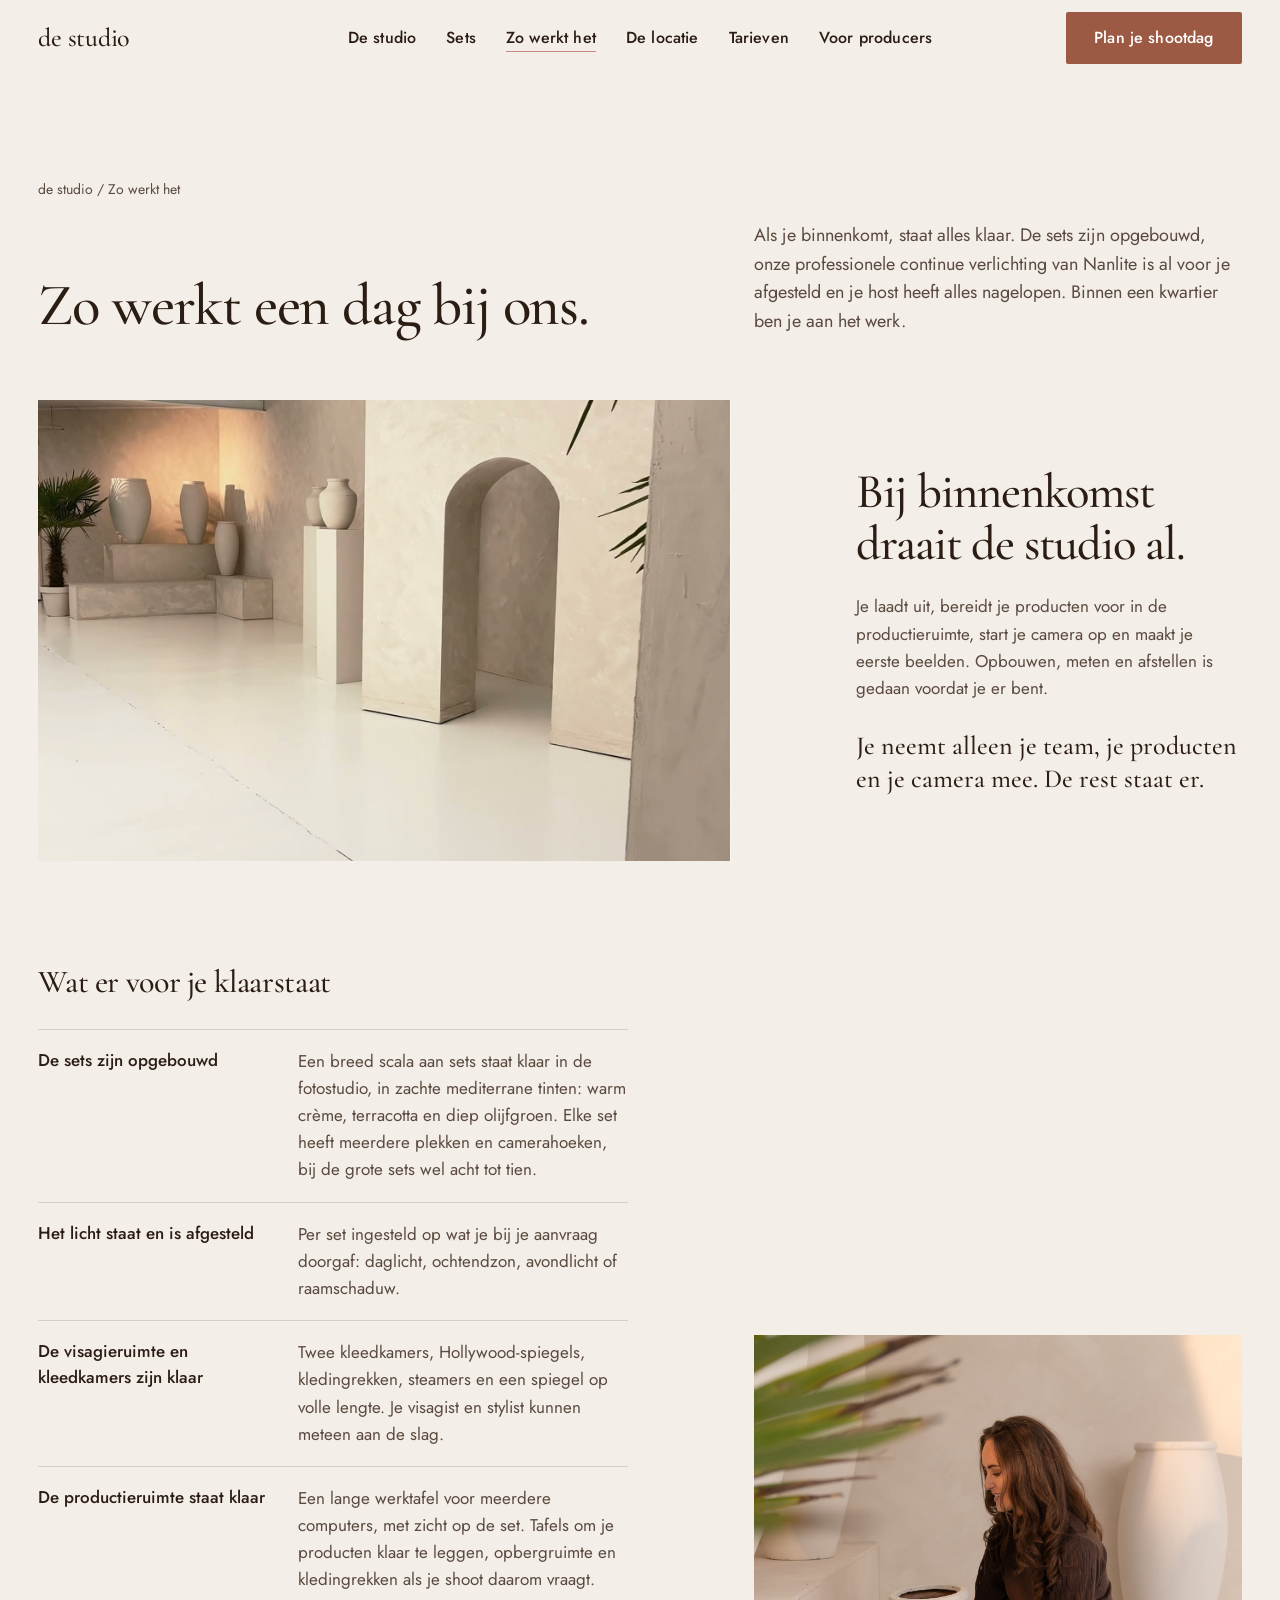
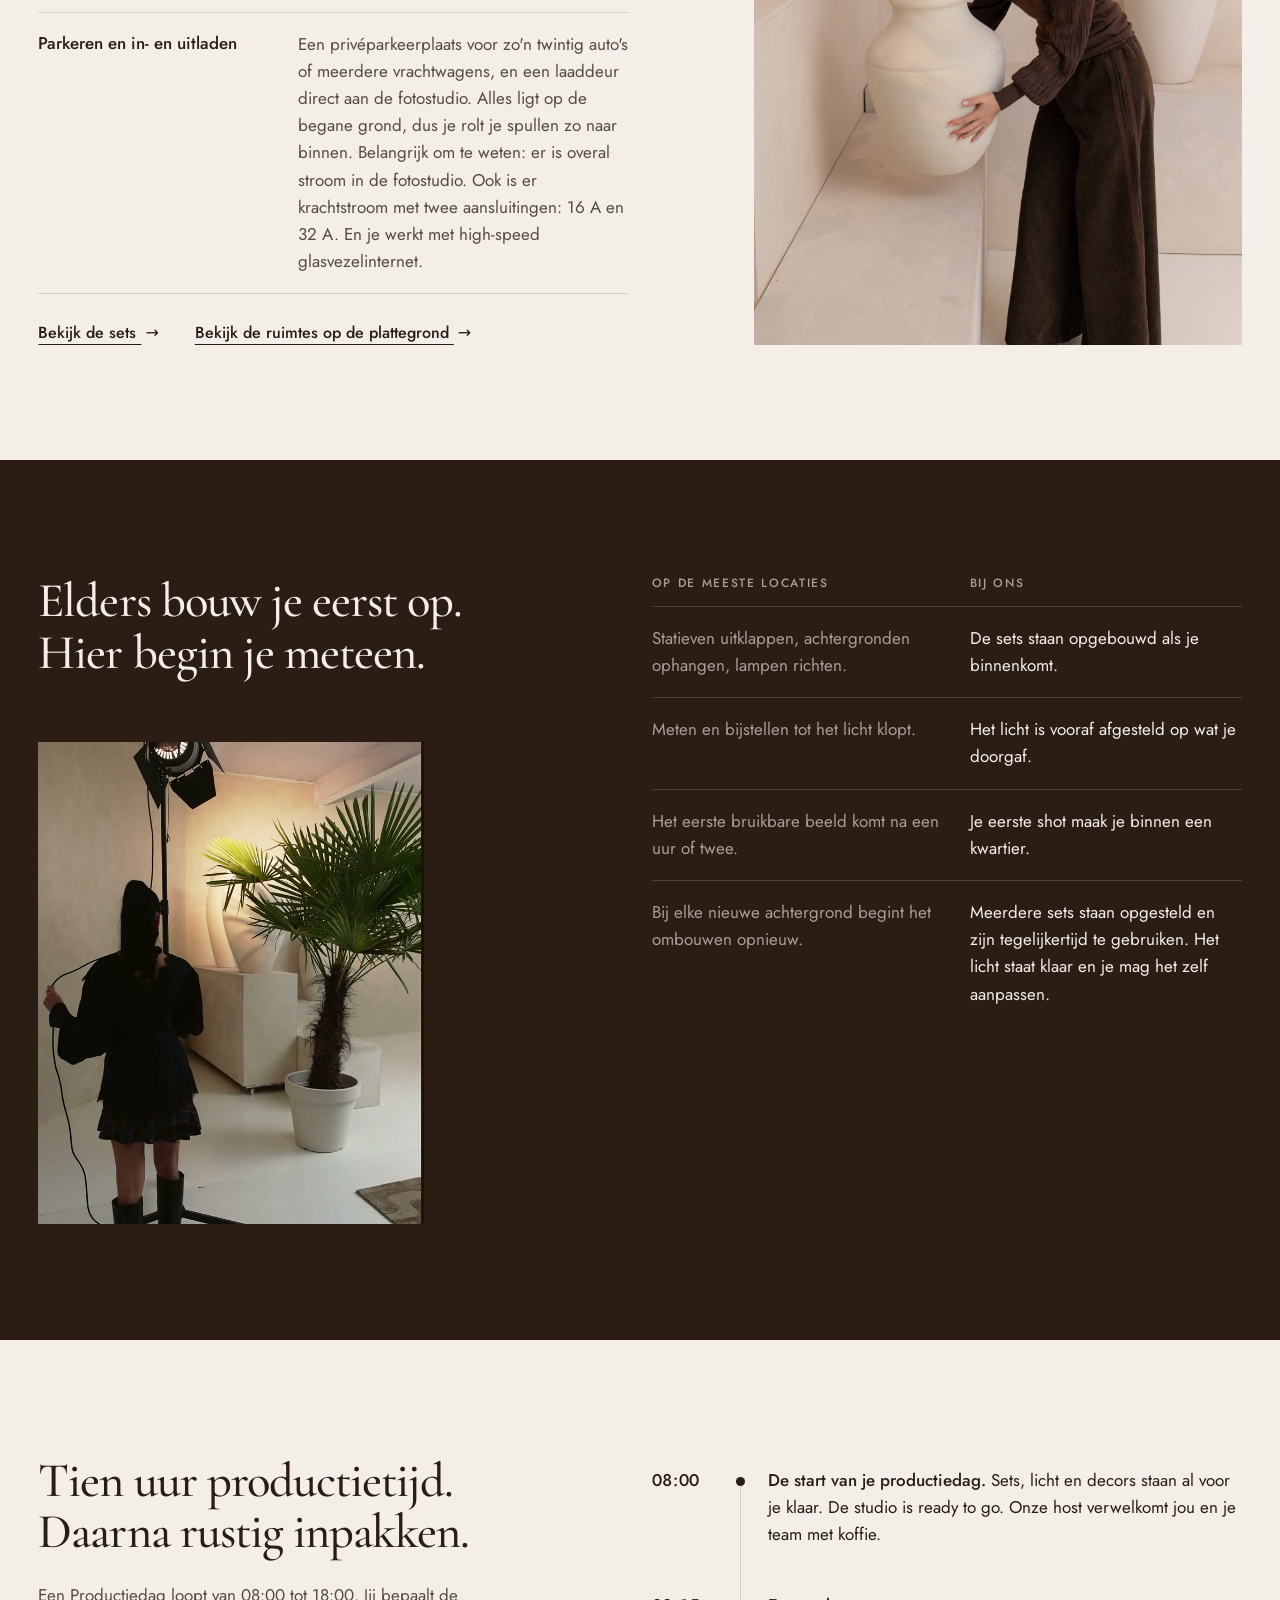
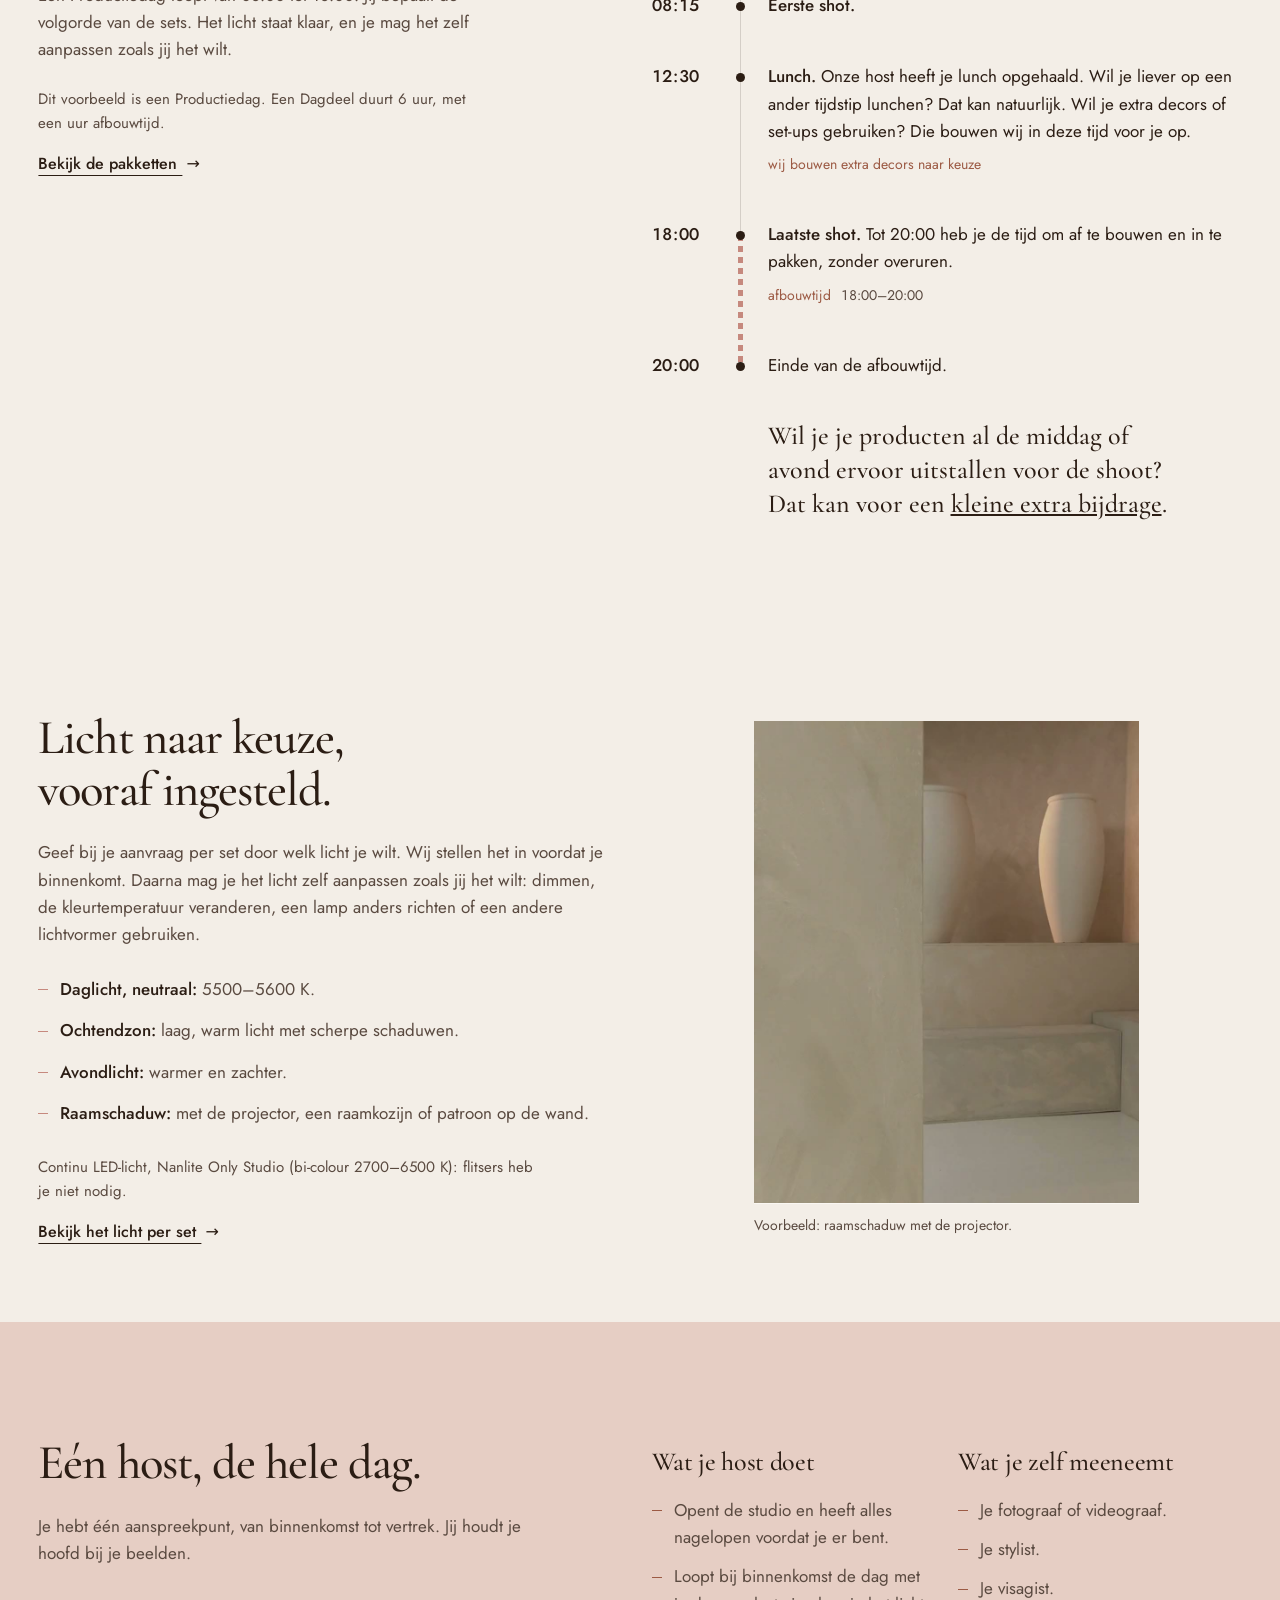
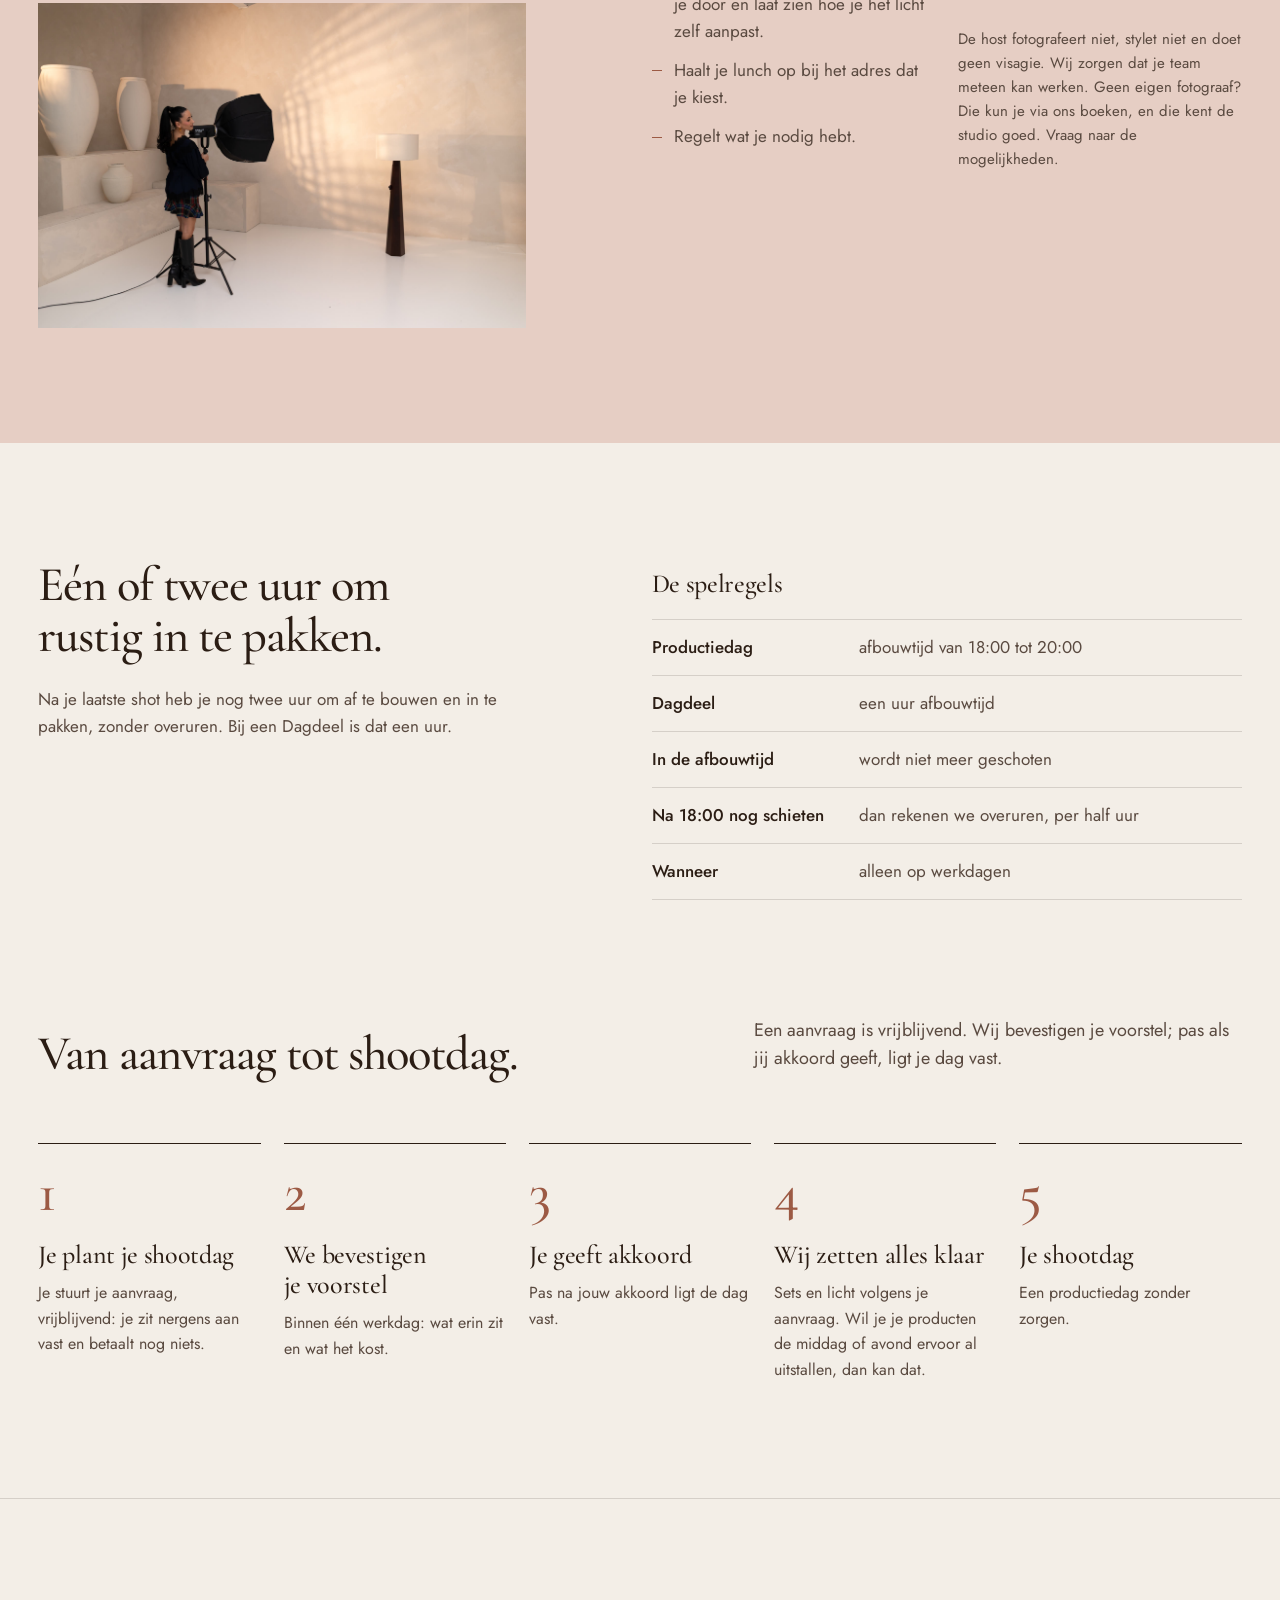
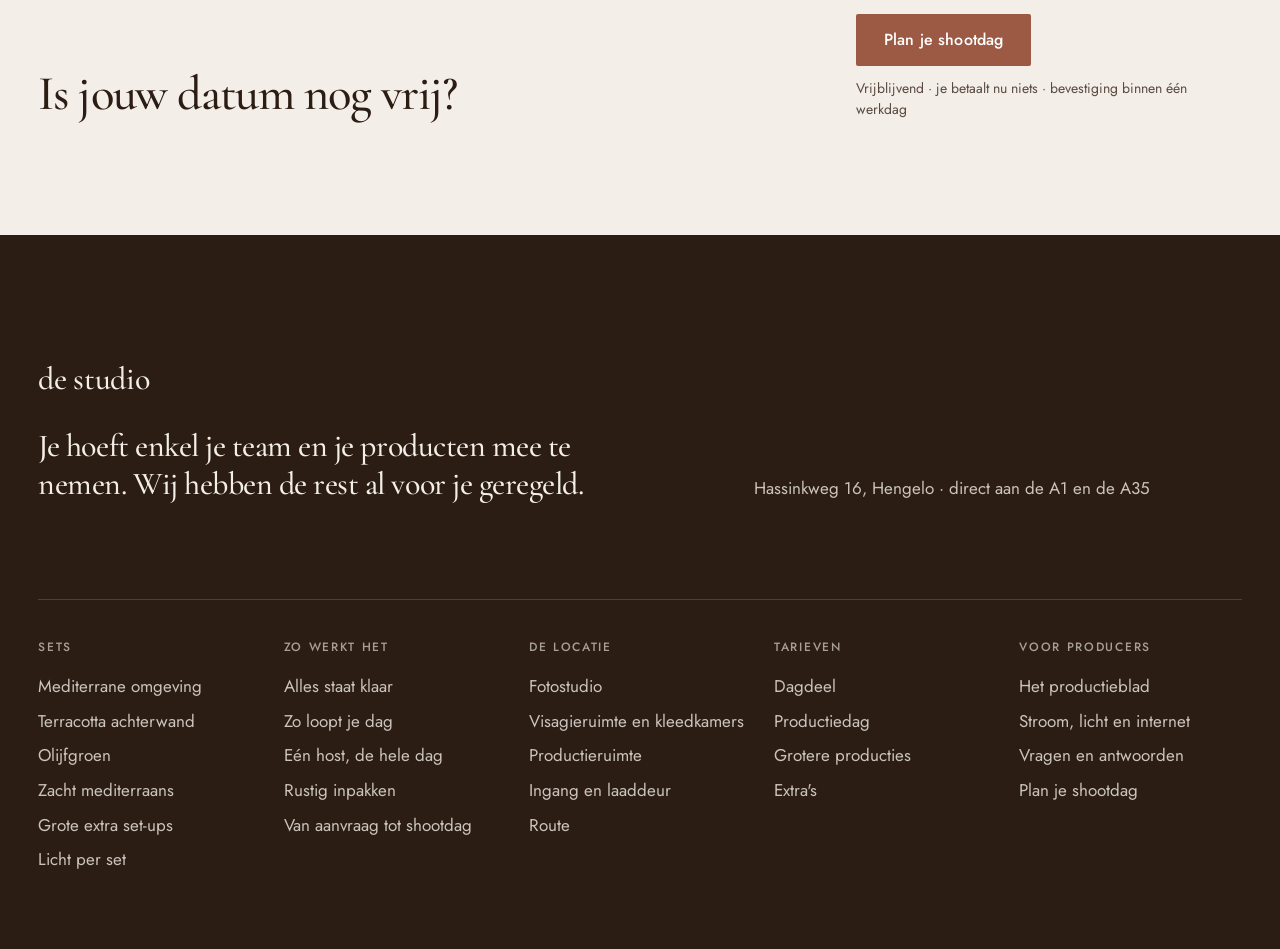
<file: zo-werkt-het.html>
<!doctype html>
<html lang="nl" class="no-js">
<head>
<meta charset="utf-8">
<meta name="robots" content="noindex, nofollow">
<meta name="viewport" content="width=device-width, initial-scale=1, viewport-fit=cover">
<title>Zo werkt het | de studio</title>
<meta name="description" content="Sets opgebouwd, licht afgesteld en een host die je dag regelt. Zo loopt een shootdag in Hengelo: binnen een kwartier aan het werk, daarna één of twee uur om rustig in te pakken.">
<meta name="theme-color" content="#F3EEE7">
<script>document.documentElement.className = document.documentElement.className.replace('no-js', 'js');</script>
<link rel="preconnect" href="https://fonts.googleapis.com">
<link rel="preconnect" href="https://fonts.gstatic.com" crossorigin>
<link rel="stylesheet" href="https://fonts.googleapis.com/css2?family=Cormorant+Garamond:ital,wght@0,500;0,600;1,500&family=Jost:wght@400;500&display=swap">
<link rel="stylesheet" href="css/site.css">
<link rel="stylesheet" href="css/pagina.css">
<link rel="stylesheet" href="css/zo-werkt-het.css">
<link rel="icon" href="data:image/svg+xml,%3Csvg xmlns='http://www.w3.org/2000/svg' viewBox='0 0 32 32'%3E%3Crect width='32' height='32' rx='4' fill='%239C5A44'/%3E%3Ctext x='16' y='22' text-anchor='middle' font-family='Georgia,serif' font-size='17' fill='%23F3EEE7'%3Eds%3C/text%3E%3C/svg%3E">
</head>
<body>
<a class="skip" href="#inhoud">Naar de inhoud</a>

<!-- Kopbalk (gedeeld door alle pagina's; zet op elke pagina aria-current="page" op het actieve menu-item) -->
<header class="kop" data-kop>
  <div class="kop__rij wrap">
    <a class="woordmerk" href="index.html" aria-label="de studio, naar de homepage">de studio</a>

    <nav class="nav" aria-label="Hoofdmenu">
      <ul class="nav__lijst">
        <li><a class="nav__item" href="index.html">De studio</a></li>
        <li class="nav__groep" data-groep="sets"><a class="nav__item" href="sets.html" aria-expanded="false" aria-controls="mega-sets" data-mega="sets">Sets</a>
          <div class="mega" id="mega-sets" data-paneel="sets">
            <div class="wrap mega__grid">
              <ul class="mega__tegels">
                <li><a class="tegel" href="sets.html#creme-boog">
                  <span class="tegel__beeld"><img data-src="media/treden-04-4x5.jpg" alt="" width="1200" height="1500" decoding="async"></span>
                  <span class="tegel__naam">Mediterrane omgeving</span><span class="tegel__sub">inbegrepen</span></a></li>
                <li><a class="tegel" href="sets.html#terracotta">
                  <span class="tegel__beeld"><img data-src="media/roze-stucwand-01-4x5.jpg" alt="" width="1200" height="1500" decoding="async"></span>
                  <span class="tegel__naam">Terracotta achterwand</span><span class="tegel__sub">inbegrepen</span></a></li>
                <li><a class="tegel" href="sets.html#olijfgroen">
                  <span class="tegel__beeld"><img class="pos-olijf" data-src="media/olijf-9904-2x3.jpg" alt="" width="1000" height="1500" decoding="async"></span>
                  <span class="tegel__naam">Olijfgroen</span><span class="tegel__sub">inbegrepen</span></a></li>
                <li><a class="tegel" href="sets.html#linnen">
                  <span class="tegel__beeld"><img class="pos-linnen" data-src="media/gordijnen-9389-2x3.jpg" alt="" width="1000" height="1500" decoding="async"></span>
                  <span class="tegel__naam">Zacht mediterraans</span><span class="tegel__sub">inbegrepen</span></a></li>
              </ul>
              <ul class="mega__links">
                <li><a href="sets.html"><span class="mega__link">Alle sets</span><span class="mega__subregel">Een breed scala, opgebouwd en inbegrepen</span></a></li>
                <li><a href="sets.html#zuilen"><span class="mega__link">Grote extra set-ups</span><span class="mega__subregel">Wij bouwen ze tijdens je lunch, €299 per set-up</span></a></li>
                <li><a href="sets.html#licht"><span class="mega__link">Licht per set</span><span class="mega__subregel">Daglicht, ochtendzon, avondlicht, raamschaduw</span></a></li>
              </ul>
            </div>
          </div></li>
        <li class="nav__groep" data-groep="werkt"><a class="nav__item" href="zo-werkt-het.html" aria-expanded="false" aria-controls="mega-werkt" data-mega="werkt" aria-current="page">Zo werkt het</a>
          <div class="mega" id="mega-werkt" data-paneel="werkt">
            <div class="wrap mega__grid mega__grid--werkt">
              <div class="mega__sfeer"><img data-src="media/reliefpaneel-01-4x5.jpg" alt="" width="1200" height="1500" decoding="async"></div>
              <ul class="mega__links mega__links--twee">
                <li><a href="zo-werkt-het.html#klaar"><span class="mega__link">Alles staat klaar</span><span class="mega__subregel">Sets opgebouwd, licht afgesteld</span></a></li>
                <li><a href="zo-werkt-het.html#dag"><span class="mega__link">Zo loopt je dag</span><span class="mega__subregel">Binnen een kwartier aan het werk</span></a></li>
                <li><a href="zo-werkt-het.html#licht"><span class="mega__link">Licht naar keuze</span><span class="mega__subregel">Vooraf ingesteld op jouw wens</span></a></li>
                <li><a href="zo-werkt-het.html#host"><span class="mega__link">Eén host, de hele dag</span><span class="mega__subregel">Eén aanspreekpunt tot je vertrekt</span></a></li>
                <li><a href="zo-werkt-het.html#afbouw"><span class="mega__link">Rustig inpakken</span><span class="mega__subregel">Eén of twee uur afbouwtijd, zonder overuren</span></a></li>
                <li><a href="zo-werkt-het.html#aanvraag"><span class="mega__link">Van aanvraag tot shootdag</span><span class="mega__subregel">Bevestiging binnen één werkdag</span></a></li>
              </ul>
            </div>
          </div></li>
        <li class="nav__groep" data-groep="locatie"><a class="nav__item" href="locatie.html" aria-expanded="false" aria-controls="mega-locatie" data-mega="locatie">De locatie</a>
          <div class="mega" id="mega-locatie" data-paneel="locatie">
            <div class="wrap mega__grid mega__grid--locatie">
              <div class="mega__plan" data-miniplan></div>
              <ul class="mega__links">
                <li><a href="locatie.html#hal" data-ruimte-link="hal"><span class="mega__link">Fotostudio</span><span class="mega__subregel">Alle sets, het licht staat klaar</span></a></li>
                <li><a href="locatie.html#visagie" data-ruimte-link="visagie"><span class="mega__link">Visagieruimte en kleedkamers</span><span class="mega__subregel">Spiegels, rekken en steamers</span></a></li>
                <li><a href="locatie.html#productie" data-ruimte-link="productie"><span class="mega__link">Productieruimte</span><span class="mega__subregel">Werkplekken, tafels en opbergruimte</span></a></li>
                <li><a href="locatie.html#ingang" data-ruimte-link="ingang"><span class="mega__link">Ingang en laaddeur</span><span class="mega__subregel">Parkeren en in- en uitladen</span></a></li>
                <li><a href="locatie.html#route"><span class="mega__link">Route</span><span class="mega__subregel">Hassinkweg 16, direct aan de A1 en de A35</span></a></li>
              </ul>
            </div>
          </div></li>
        <li><a class="nav__item" href="prijzen.html">Tarieven</a></li>
        <li><a class="nav__item" href="producers.html">Voor producers</a></li>
      </ul>
    </nav>

    <a class="knop knop--kop" href="boeken.html">Plan je shootdag</a>
    <button class="menuknop" type="button" aria-expanded="false" aria-controls="mmenu" data-menuknop>
      <span class="menuknop__tekst">Menu</span>
      <span class="menuknop__streep" aria-hidden="true"></span>
    </button>
  </div>
</header>

<!-- Mobiel menu -->
<div class="mmenu" id="mmenu" data-mmenu role="dialog" aria-modal="true" aria-label="Menu" hidden>
  <div class="mmenu__kop">
    <a class="woordmerk woordmerk--licht" href="index.html">de studio</a>
    <button class="menuknop menuknop--licht" type="button" data-mmenu-dicht aria-label="Menu sluiten"><span class="menuknop__tekst">Sluiten</span></button>
  </div>
  <nav class="mmenu__nav" aria-label="Hoofdmenu mobiel">
    <div class="mm-groep mm-groep--link">
      <a class="mm-kop" href="index.html" data-mmenu-sluit>De studio</a>
    </div>
    <div class="mm-groep is-open">
      <button class="mm-kop" type="button" aria-expanded="true" aria-controls="mm-sets">Sets<span class="mm-teken" aria-hidden="true"></span></button>
      <div class="mm-inhoud" id="mm-sets">
        <ul class="mm-tegels">
          <li><a href="sets.html#creme-boog" data-mmenu-sluit><span class="mm-tegels__beeld"><img src="media/treden-04-4x5.jpg" alt="" width="1200" height="1500" loading="lazy" decoding="async"></span><span class="mm-tegels__naam">Mediterrane omgeving</span><span class="mm-tegels__sub">inbegrepen</span></a></li>
          <li><a href="sets.html#terracotta" data-mmenu-sluit><span class="mm-tegels__beeld"><img src="media/roze-stucwand-01-4x5.jpg" alt="" width="1200" height="1500" loading="lazy" decoding="async"></span><span class="mm-tegels__naam">Terracotta achterwand</span><span class="mm-tegels__sub">inbegrepen</span></a></li>
          <li><a href="sets.html#olijfgroen" data-mmenu-sluit><span class="mm-tegels__beeld"><img class="pos-olijf" src="media/olijf-9904-2x3.jpg" alt="" width="1000" height="1500" loading="lazy" decoding="async"></span><span class="mm-tegels__naam">Olijfgroen</span><span class="mm-tegels__sub">inbegrepen</span></a></li>
          <li><a href="sets.html#linnen" data-mmenu-sluit><span class="mm-tegels__beeld"><img class="pos-linnen" src="media/gordijnen-9389-2x3.jpg" alt="" width="1000" height="1500" loading="lazy" decoding="async"></span><span class="mm-tegels__naam">Zacht mediterraans</span><span class="mm-tegels__sub">inbegrepen</span></a></li>
        </ul>
        <ul class="mm-links">
          <li><a href="sets.html" data-mmenu-sluit>Alle sets</a></li>
          <li><a href="sets.html#zuilen" data-mmenu-sluit>Grote extra set-ups</a></li>
          <li><a href="sets.html#licht" data-mmenu-sluit>Licht per set</a></li>
        </ul>
      </div>
    </div>
    <div class="mm-groep">
      <button class="mm-kop" type="button" aria-expanded="false" aria-controls="mm-werkt" aria-current="page">Zo werkt het<span class="mm-teken" aria-hidden="true"></span></button>
      <div class="mm-inhoud" id="mm-werkt">
        <ul class="mm-links">
          <li><a href="zo-werkt-het.html" data-mmenu-sluit>Overzicht</a></li>
          <li><a href="zo-werkt-het.html#klaar" data-mmenu-sluit>Alles staat klaar</a></li>
          <li><a href="zo-werkt-het.html#dag" data-mmenu-sluit>Zo loopt je dag</a></li>
          <li><a href="zo-werkt-het.html#licht" data-mmenu-sluit>Licht naar keuze</a></li>
          <li><a href="zo-werkt-het.html#host" data-mmenu-sluit>Eén host, de hele dag</a></li>
          <li><a href="zo-werkt-het.html#afbouw" data-mmenu-sluit>Rustig inpakken</a></li>
          <li><a href="zo-werkt-het.html#aanvraag" data-mmenu-sluit>Van aanvraag tot shootdag</a></li>
        </ul>
      </div>
    </div>
    <div class="mm-groep">
      <button class="mm-kop" type="button" aria-expanded="false" aria-controls="mm-locatie">De locatie<span class="mm-teken" aria-hidden="true"></span></button>
      <div class="mm-inhoud" id="mm-locatie">
        <ul class="mm-links">
          <li><a href="locatie.html" data-mmenu-sluit>Overzicht</a></li>
          <li><a href="locatie.html#hal" data-ruimte-link="hal" data-mmenu-sluit>Fotostudio</a></li>
          <li><a href="locatie.html#visagie" data-ruimte-link="visagie" data-mmenu-sluit>Visagieruimte en kleedkamers</a></li>
          <li><a href="locatie.html#productie" data-ruimte-link="productie" data-mmenu-sluit>Productieruimte</a></li>
          <li><a href="locatie.html#ingang" data-ruimte-link="ingang" data-mmenu-sluit>Ingang en laaddeur</a></li>
          <li><a href="locatie.html#route" data-mmenu-sluit>Route</a></li>
        </ul>
      </div>
    </div>
    <div class="mm-groep mm-groep--link">
      <a class="mm-kop" href="prijzen.html" data-mmenu-sluit>Tarieven</a>
    </div>
    <div class="mm-groep mm-groep--link">
      <a class="mm-kop" href="producers.html" data-mmenu-sluit>Voor producers</a>
    </div>
  </nav>
  <div class="mmenu__voet">
    <a class="knop knop--vol" href="boeken.html">Plan je shootdag</a>
  </div>
</div>

<main id="inhoud">

<!-- Paginakop -->
<div class="paginakop">
  <div class="wrap">
    <p class="kruimel"><a href="index.html">de studio</a> / Zo werkt het</p>
    <div class="paginakop__grid">
      <h1 class="paginakop__titel">Zo werkt een dag bij ons.</h1>
      <p class="paginakop__intro">Als je binnenkomt, staat alles klaar. De sets zijn opgebouwd, onze professionele continue verlichting van Nanlite is al voor je afgesteld en je host heeft alles nagelopen. Binnen een kwartier ben je aan het werk.</p>
    </div>
  </div>
</div>

<!-- Wat er klaarstaat -->
<section class="sectie klaarstaan" id="klaar" aria-labelledby="klaar-kop">
  <div class="wrap">
    <div class="klaarstaan__boven">
      <figure class="beeld klaarstaan__beeld reveal"><video muted playsinline loop preload="none" poster="media/klaarstaan-poster.jpg" aria-label="De sets staan klaar, beeld voor beeld: het overzicht met de boog, de boogwand, de terracotta set en de olijfgroene set, elk met een lichte zoom." data-film data-src-groot="media/klaarstaan-1620x1080.mp4" data-src-middel="media/klaarstaan-1080x720.mp4" data-src-mobiel="media/klaarstaan-4x5-720x900.mp4" data-poster-mobiel="media/klaarstaan-4x5-poster.jpg"></video></figure>
      <div class="klaarstaan__tekst">
        <h2 class="sectie__kop" id="klaar-kop">Bij binnenkomst draait de studio al.</h2>
        <p>Je laadt uit, bereidt je producten voor in de productieruimte, start je camera op en maakt je eerste beelden. Opbouwen, meten en afstellen is gedaan voordat je er bent.</p>
        <p class="klaarstaan__regel">Je neemt alleen je team, je producten en je camera mee. De rest staat er.</p>
      </div>
    </div>

    <div class="klaarstaan__onder">
      <div class="klaarstaan__lijst">
        <h3 class="klaarstaan__subkop">Wat er voor je klaarstaat</h3>
        <ul class="klaarlijst">
          <li>
            <h4>De sets zijn opgebouwd</h4>
            <p>Een breed scala aan sets staat klaar in de fotostudio, in zachte mediterrane tinten: warm crème, terracotta en diep olijfgroen. Elke set heeft meerdere plekken en camerahoeken, bij de grote sets wel acht tot tien.</p>
          </li>
          <li>
            <h4>Het licht staat en is afgesteld</h4>
            <p>Per set ingesteld op wat je bij je aanvraag doorgaf: daglicht, ochtendzon, avondlicht of raamschaduw.</p>
          </li>
          <li>
            <h4>De visagieruimte en kleedkamers zijn klaar</h4>
            <p>Twee kleedkamers, Hollywood-spiegels, kledingrekken, steamers en een spiegel op volle lengte. Je visagist en stylist kunnen meteen aan de slag.</p>
          </li>
          <li>
            <h4>De productieruimte staat klaar</h4>
            <p>Een lange werktafel voor meerdere computers, met zicht op de set. Tafels om je producten klaar te leggen, opbergruimte en kledingrekken als je shoot daarom vraagt.</p>
          </li>
          <li>
            <h4>Parkeren en in- en uitladen</h4>
            <p>Een privéparkeerplaats voor zo'n twintig auto's of meerdere vrachtwagens, en een laaddeur direct aan de fotostudio. Alles ligt op de begane grond, dus je rolt je spullen zo naar binnen. Belangrijk om te weten: er is overal stroom in de fotostudio. Ook is er krachtstroom met twee aansluitingen: 16 A en 32 A. En je werkt met high-speed glasvezelinternet.</p>
          </li>
        </ul>
        <div class="klaarstaan__links">
          <a class="tekstlink" href="sets.html">Bekijk de sets <span aria-hidden="true">→</span></a>
          <a class="tekstlink" href="locatie.html">Bekijk de ruimtes op de plattegrond <span aria-hidden="true">→</span></a>
        </div>
      </div>
      <figure class="beeld klaarstaan__tweede reveal"><img src="media/klaarstaan-amfoor-365.jpg" alt="Een model zet een witte amfoor op de crème treden; links een palm, rechts een grote witte amfoor." width="1600" height="2400" loading="lazy" decoding="async"></figure>
    </div>
  </div>
</section>

<!-- Elders tegenover hier -->
<section class="sectie sectie--donker verschil" aria-labelledby="verschil-kop">
  <div class="wrap verschil__grid">
    <h2 class="sectie__kop verschil__kop" id="verschil-kop">Elders bouw je eerst op. Hier begin je meteen.</h2>
    <figure class="verschil__film"><video muted playsinline loop preload="none" poster="media/ombouw-4x5-poster.jpg" aria-label="De ombouw: wij bouwen de sets om, jij schiet door." data-film data-src-groot="media/ombouw-4x5-720x900.mp4"></video></figure>
    <table class="verschil__tabel">
      <caption class="verborgen">Een shootdag elders en bij ons</caption>
      <thead>
        <tr><th scope="col">Op de meeste locaties</th><th scope="col">Bij ons</th></tr>
      </thead>
      <tbody>
        <tr><td>Statieven uitklappen, achtergronden ophangen, lampen richten.</td><td>De sets staan opgebouwd als je binnenkomt.</td></tr>
        <tr><td>Meten en bijstellen tot het licht klopt.</td><td>Het licht is vooraf afgesteld op wat je doorgaf.</td></tr>
        <tr><td>Het eerste bruikbare beeld komt na een uur of twee.</td><td>Je eerste shot maak je binnen een kwartier.</td></tr>
        <tr><td>Bij elke nieuwe achtergrond begint het ombouwen opnieuw.</td><td>Meerdere sets staan opgesteld en zijn tegelijkertijd te gebruiken. Het licht staat klaar en je mag het zelf aanpassen.</td></tr>
      </tbody>
    </table>
  </div>
</section>

<!-- Zo loopt je dag -->
<section class="sectie werkdag" id="dag" aria-labelledby="dag-kop">
  <div class="wrap werkdag__grid">
    <div class="werkdag__links">
      <div class="werkdag__plak">
        <h2 class="sectie__kop" id="dag-kop">Tien uur productietijd. Daarna rustig inpakken.</h2>
        <p>Een Productiedag loopt van 08:00 tot 18:00. Jij bepaalt de volgorde van de sets. Het licht staat klaar, en je mag het zelf aanpassen zoals jij het wilt.</p>
        <p class="werkdag__noot">Dit voorbeeld is een Productiedag. Een Dagdeel duurt 6 uur, met een uur afbouwtijd.</p>
        <a class="tekstlink" href="prijzen.html">Bekijk de pakketten <span aria-hidden="true">→</span></a>
      </div>
    </div>
    <div class="werkdag__rechts">
      <ol class="dagplan">
        <li class="dagplan__moment"><time class="dagplan__tijd" datetime="08:00">08:00</time>
          <div class="dagplan__tekst"><p><strong>De start van je productiedag.</strong> Sets, licht en decors staan al voor je klaar. De studio is ready to go. Onze host verwelkomt jou en je team met koffie.</p></div></li>
        <li class="dagplan__moment"><time class="dagplan__tijd" datetime="08:15">08:15</time>
          <div class="dagplan__tekst"><p><strong>Eerste shot.</strong></p></div></li>
        <li class="dagplan__moment"><time class="dagplan__tijd" datetime="12:30">12:30</time>
          <div class="dagplan__tekst"><p><strong>Lunch.</strong> Onze host heeft je lunch opgehaald. Wil je liever op een ander tijdstip lunchen? Dat kan natuurlijk. Wil je extra decors of set-ups gebruiken? Die bouwen wij in deze tijd voor je op.</p>
            <p class="dagplan__label">wij bouwen extra decors naar keuze</p></div></li>
        <li class="dagplan__moment dagplan__moment--afbouw"><time class="dagplan__tijd" datetime="18:00">18:00</time>
          <div class="dagplan__tekst"><p><strong>Laatste shot.</strong> Tot 20:00 heb je de tijd om af te bouwen en in te pakken, zonder overuren.</p>
            <p class="dagplan__label">afbouwtijd <span>18:00–20:00</span></p></div></li>
        <li class="dagplan__moment"><time class="dagplan__tijd" datetime="20:00">20:00</time>
          <div class="dagplan__tekst"><p>Einde van de afbouwtijd.</p></div></li>
      </ol>
      <p class="werkdag__extra">Wil je je producten al de middag of avond ervoor uitstallen voor de shoot? Dat kan voor een <a href="prijzen.html#uitstallen">kleine extra bijdrage</a>.</p>
    </div>
  </div>
</section>

<!-- Licht -->
<section class="sectie sectie--krap licht" id="licht" aria-labelledby="licht-kop">
  <div class="wrap licht__grid">
    <div class="licht__tekst">
      <h2 class="sectie__kop" id="licht-kop">Licht naar keuze, vooraf ingesteld.</h2>
      <p>Geef bij je aanvraag per set door welk licht je wilt. Wij stellen het in voordat je binnenkomt. Daarna mag je het licht zelf aanpassen zoals jij het wilt: dimmen, de kleurtemperatuur veranderen, een lamp anders richten of een andere lichtvormer gebruiken.</p>
      <ul class="punten licht__lijst">
        <li><strong>Daglicht, neutraal:</strong> 5500–5600 K.</li>
        <li><strong>Ochtendzon:</strong> laag, warm licht met scherpe schaduwen.</li>
        <li><strong>Avondlicht:</strong> warmer en zachter.</li>
        <li><strong>Raamschaduw:</strong> met de projector, een raamkozijn of patroon op de wand.</li>
      </ul>
      <p class="licht__noot">Continu LED-licht, Nanlite Only Studio (bi-colour 2700–6500 K): flitsers heb je niet nodig.</p>
      <a class="tekstlink" href="sets.html#licht">Bekijk het licht per set <span aria-hidden="true">→</span></a>
    </div>
    <figure class="licht__beeld reveal">
      <div class="beeld"><video muted playsinline loop preload="none" poster="media/licht-schaduw-4x5-poster.jpg" aria-label="Licht en schaduw in de studio: de zon in de nis en op de amfoor, door de bogen." data-film data-src-groot="media/licht-schaduw-4x5-864x1080.mp4"></video></div>
      <figcaption class="bijschrift">Voorbeeld: raamschaduw met de projector.</figcaption>
    </figure>
  </div>
</section>

<!-- Host -->
<section class="sectie sectie--stuc host" id="host" aria-labelledby="host-kop">
  <div class="wrap tweekol">
    <div>
      <h2 class="sectie__kop" id="host-kop">Eén host, de hele dag.</h2>
      <p class="host__intro">Je hebt één aanspreekpunt, van binnenkomst tot vertrek. Jij houdt je hoofd bij je beelden.</p>
      <figure class="host__beeld reveal"><img src="media/host-licht-371.jpg" alt="De host stelt een Nanlite-lamp met softbox af in de crème set; op de wand de schaduw van het raamgobo." width="2000" height="1333" loading="lazy" decoding="async"></figure>
    </div>
    <div class="host__kolommen">
      <div>
        <h3 class="host__kop">Wat je host doet</h3>
        <ul class="punten">
          <li>Opent de studio en heeft alles nagelopen voordat je er bent.</li>
          <li>Loopt bij binnenkomst de dag met je door en laat zien hoe je het licht zelf aanpast.</li>
          <li>Haalt je lunch op bij het adres dat je kiest.</li>
          <li>Regelt wat je nodig hebt.</li>
        </ul>
      </div>
      <div>
        <h3 class="host__kop">Wat je zelf meeneemt</h3>
        <ul class="punten">
          <li>Je fotograaf of videograaf.</li>
          <li>Je stylist.</li>
          <li>Je visagist.</li>
        </ul>
        <p class="host__noot">De host fotografeert niet, stylet niet en doet geen visagie. Wij zorgen dat je team meteen kan werken. Geen eigen fotograaf? Die kun je via ons boeken, en die kent de studio goed. Vraag naar de mogelijkheden.</p>
      </div>
    </div>
  </div>
</section>

<!-- Afbouw -->
<section class="sectie afbouw" id="afbouw" aria-labelledby="afbouw-kop">
  <div class="wrap tweekol">
    <div>
      <h2 class="sectie__kop" id="afbouw-kop">Eén of twee uur om rustig in te pakken.</h2>
      <p class="afbouw__intro">Na je laatste shot heb je nog twee uur om af te bouwen en in te pakken, zonder overuren. Bij een Dagdeel is dat een uur.</p>
    </div>
    <div>
      <h3 class="afbouw__kop">De spelregels</h3>
      <dl class="feiten">
        <div><dt>Productiedag</dt><dd>afbouwtijd van 18:00 tot 20:00</dd></div>
        <div><dt>Dagdeel</dt><dd>een uur afbouwtijd</dd></div>
        <div><dt>In de afbouwtijd</dt><dd>wordt niet meer geschoten</dd></div>
        <div><dt>Na 18:00 nog schieten</dt><dd>dan rekenen we overuren, per half uur</dd></div>
        <div><dt>Wanneer</dt><dd>alleen op werkdagen</dd></div>
      </dl>
    </div>
  </div>
</section>

<!-- Aanvraag -->
<section class="sectie aanvraag" id="aanvraag" aria-labelledby="aanvraag-kop">
  <div class="wrap">
    <div class="aanvraag__kop">
      <h2 class="sectie__kop" id="aanvraag-kop">Van aanvraag tot shootdag.</h2>
      <p class="sectie__intro">Een aanvraag is vrijblijvend. Wij bevestigen je voorstel; pas als jij akkoord geeft, ligt je dag vast.</p>
    </div>
    <ol class="stappen">
      <li class="stap"><span class="stap__nr" aria-hidden="true">1</span>
        <h3 class="stap__kop">Je plant je shootdag</h3>
        <p>Je stuurt je aanvraag, vrijblijvend: je zit nergens aan vast en betaalt nog niets.</p></li>
      <li class="stap"><span class="stap__nr" aria-hidden="true">2</span>
        <h3 class="stap__kop">We bevestigen je voorstel</h3>
        <p>Binnen één werkdag: wat erin zit en wat het kost.</p></li>
      <li class="stap"><span class="stap__nr" aria-hidden="true">3</span>
        <h3 class="stap__kop">Je geeft akkoord</h3>
        <p>Pas na jouw akkoord ligt de dag vast.</p></li>
      <li class="stap"><span class="stap__nr" aria-hidden="true">4</span>
        <h3 class="stap__kop">Wij zetten alles klaar</h3>
        <p>Sets en licht volgens je aanvraag. Wil je je producten de middag of avond ervoor al uitstallen, dan kan dat.</p></li>
      <li class="stap"><span class="stap__nr" aria-hidden="true">5</span>
        <h3 class="stap__kop">Je shootdag</h3>
        <p>Een productiedag zonder zorgen.</p></li>
    </ol>
  </div>
</section>

<!-- Slot -->
<section class="slotactie" aria-labelledby="slot-kop">
  <div class="wrap slotactie__grid">
    <h2 class="slotactie__kop" id="slot-kop">Is jouw datum nog vrij?</h2>
    <div class="actie">
      <a class="knop" href="boeken.html">Plan je shootdag</a>
      <p class="micro">Vrijblijvend · je betaalt nu niets · bevestiging binnen één werkdag</p>
    </div>
  </div>
</section>

</main>

<footer class="voet">
  <div class="wrap">
    <div class="voet__boven">
      <p class="woordmerk woordmerk--licht woordmerk--groot">de studio</p>
      <p class="voet__zin">Je hoeft enkel je team en je producten mee te nemen. Wij hebben de rest al voor je geregeld.</p>
      <p class="voet__adres">Hassinkweg 16, Hengelo · direct aan de A1 en de A35</p>
    </div>
    <nav class="voet__menu" aria-label="Voetmenu">
      <div><h2>Sets</h2><ul>
        <li><a href="sets.html#creme-boog">Mediterrane omgeving</a></li><li><a href="sets.html#terracotta">Terracotta achterwand</a></li><li><a href="sets.html#olijfgroen">Olijfgroen</a></li><li><a href="sets.html#linnen">Zacht mediterraans</a></li><li><a href="sets.html#zuilen">Grote extra set-ups</a></li><li><a href="sets.html#licht">Licht per set</a></li></ul></div>
      <div><h2>Zo werkt het</h2><ul>
        <li><a href="zo-werkt-het.html#klaar">Alles staat klaar</a></li><li><a href="zo-werkt-het.html#dag">Zo loopt je dag</a></li><li><a href="zo-werkt-het.html#host">Eén host, de hele dag</a></li><li><a href="zo-werkt-het.html#afbouw">Rustig inpakken</a></li><li><a href="zo-werkt-het.html#aanvraag">Van aanvraag tot shootdag</a></li></ul></div>
      <div><h2>De locatie</h2><ul>
        <li><a href="locatie.html#hal">Fotostudio</a></li><li><a href="locatie.html#visagie">Visagieruimte en kleedkamers</a></li><li><a href="locatie.html#productie">Productieruimte</a></li><li><a href="locatie.html#ingang">Ingang en laaddeur</a></li><li><a href="locatie.html#route">Route</a></li></ul></div>
      <div><h2>Tarieven</h2><ul>
        <li><a href="prijzen.html#dagdeel">Dagdeel</a></li><li><a href="prijzen.html#productiedag">Productiedag</a></li><li><a href="prijzen.html#groter">Grotere producties</a></li><li><a href="prijzen.html#extras">Extra's</a></li></ul></div>
      <div><h2>Voor producers</h2><ul>
        <li><a href="producers.html#productieblad">Het productieblad</a></li><li><a href="producers.html#stroom">Stroom, licht en internet</a></li><li><a href="producers.html#vragen">Vragen en antwoorden</a></li><li><a href="boeken.html">Plan je shootdag</a></li></ul></div>
    </nav>
  </div>
</footer>

<a class="mbalk" href="boeken.html" data-mbalk tabindex="-1" aria-hidden="true">Plan je shootdag</a>

<script src="js/site.js" defer></script>
</body>
</html>
</file>
<file: css/site.css>
/* de studio · site v3 · gedeelde basis (kopbalk, menu's, footer, mobiele balk, plattegrond) + homepage */

:root {
  --kalk: #F3EEE7;
  --linnen: #FAF7F2;
  --inkt: #2B1D14;
  --inkt-zacht: #5A4A40;
  --stuc: #C6897E;
  --stuc-licht: #E6CEC4;
  --terra: #9C5A44;
  --terra-hover: #8E4F3B;
  --zon: #F9DAC3;
  --lijn: rgba(43, 29, 20, .15);
  --lijn-licht: rgba(243, 238, 231, .16);
  --kalk-80: rgba(243, 238, 231, .8);
  --kalk-60: rgba(243, 238, 231, .62);

  --serif: 'Cormorant Garamond', 'Cormorant', Georgia, 'Times New Roman', serif;
  --sans: 'Jost', 'Futura', 'Century Gothic', system-ui, sans-serif;
  --ease: cubic-bezier(.19, 1, .22, 1);

  --kop-h: 76px;
  --strook: 226px;
  --max: 1320px;
  --rand: clamp(20px, 3vw, 40px);
  --goot: clamp(16px, 1.8vw, 24px);
  --col: calc((min(var(--max), 100vw - 2 * var(--rand)) - 11 * var(--goot)) / 12);

  --h1: clamp(40px, 4.6vw, 72px);
  --h2: clamp(34px, 3.8vw, 60px);
  --h1c: calc(var(--h2) + 2px);   /* h1 in de compacte strook: nooit kleiner dan een h2 */
  --s-klein: 26px;                /* serif klein (kopjes, vragen, ondertitels) */
  --s-middel: 32px;               /* serif middel (setnamen, pakketnamen, losse zinnen) */

  --kopEm: 10.15;  /* breedte van de langste kopregel "Fullservice productiestudio" in em (gemeten 10,10) */
  /* hoogte die de hero-film mag krijgen: het scherm min kopbalk en tekststrook */
  --hH: calc(100vh - var(--kop-h) - var(--strook));
}
@supports (height: 100svh) {
  :root { --hH: calc(100svh - var(--kop-h) - var(--strook)); }
}

/* ---------- basis ---------- */
*, *::before, *::after { box-sizing: border-box; }
html { -webkit-text-size-adjust: 100%; text-size-adjust: 100%; }
html.is-geladen { scroll-behavior: smooth; }
body {
  margin: 0;
  background: var(--kalk);
  color: var(--inkt);
  font-family: var(--sans);
  font-size: 17px;
  line-height: 1.6;
  font-weight: 400;
  padding-top: var(--kop-h);
  -webkit-font-smoothing: antialiased;
  text-rendering: optimizeLegibility;
  overflow-x: clip;
}
img, video, svg { display: block; max-width: 100%; }
img, video { height: auto; }
a { color: inherit; }
p { margin: 0 0 1em; }
ul, ol { margin: 0; padding: 0; list-style: none; }
figure { margin: 0; }
button { font: inherit; color: inherit; }
h1, h2, h3, h4 {
  font-family: var(--serif);
  font-weight: 500;
  line-height: 1.06;
  letter-spacing: -.012em;
  margin: 0;
  text-wrap: balance;
}
h2 { font-size: var(--h2); letter-spacing: -.018em; }
h3 { font-size: var(--s-middel); line-height: 1.15; }
strong { font-weight: 500; color: var(--inkt); }
[id] { scroll-margin-top: 88px; }
:focus-visible { outline: 2px solid var(--terra); outline-offset: 3px; }
.herkenning :focus-visible, .voet :focus-visible, .mmenu :focus-visible { outline-color: var(--zon); }
::selection { background: var(--zon); color: var(--inkt); }

.skip { position: absolute; left: -9999px; top: 0; z-index: 100; background: var(--linnen); padding: 12px 18px; }
.skip:focus { left: 16px; top: 16px; }

.wrap { width: min(var(--max), 100% - 2 * var(--rand)); margin-inline: auto; }
.grid12 { display: grid; grid-template-columns: repeat(12, minmax(0, 1fr)); column-gap: var(--goot); }

/* ---------- knoppen en links ---------- */
.knop {
  display: inline-flex; align-items: center; justify-content: center;
  height: 52px; padding: 0 28px;
  background: var(--terra); color: #fff;
  font: 500 16px/1 var(--sans); letter-spacing: .01em;
  border: 0; border-radius: 2px; text-decoration: none; white-space: nowrap;
  transition: background-color .3s var(--ease);
}
.knop:hover { background: var(--terra-hover); }
.knop--vol { display: flex; width: 100%; height: 56px; }
.tekstlink {
  font: 500 16px/1.4 var(--sans);
  color: var(--inkt);
  text-decoration: underline;
  text-decoration-thickness: 1px;
  text-underline-offset: 6px;
  white-space: nowrap;
}
.tekstlink span { display: inline-block; margin-left: .25em; transition: transform .6s var(--ease); }
.tekstlink:hover span { transform: translateX(4px); }
.tekstlink--licht { color: var(--kalk); font-size: 17px; }
.tekstlink--licht:hover span { transform: translateY(3px); }
.actie { display: flex; flex-direction: column; align-items: flex-start; gap: 12px; }
.micro { font-size: 14px; line-height: 1.5; color: var(--inkt-zacht); margin: 0; }

/* plus/min-teken voor uitklappers */
.plusmin { position: relative; width: 14px; height: 14px; flex: none; }
.plusmin::before, .plusmin::after {
  content: ''; position: absolute; left: 0; top: 50%; width: 14px; height: 1px; background: currentColor;
  transition: transform .5s var(--ease);
}
.plusmin::after { transform: rotate(90deg); }
[aria-expanded="true"] > .plusmin::after { transform: rotate(0deg); }

/* ---------- 0 · kopbalk ---------- */
.kop {
  position: fixed; top: 0; left: 0; right: 0; z-index: 40;
  height: var(--kop-h);
  background: var(--kalk);
  border-bottom: 1px solid transparent;
  transition: transform .55s var(--ease), border-color .3s linear;
}
.kop.is-gescrold { border-bottom-color: var(--lijn); }
.kop.is-weg { transform: translateY(-101%); }
.kop__rij { height: 100%; display: grid; grid-template-columns: 1fr auto 1fr; align-items: center; }
.woordmerk {
  justify-self: start; display: inline-flex; align-items: center; min-height: 44px;
  font: 500 26px/1 var(--serif); letter-spacing: -.01em;
  color: var(--inkt); text-decoration: none; margin: 0;
}
.woordmerk--licht { color: var(--kalk); }
.nav__lijst { display: flex; align-items: center; gap: clamp(4px, 1.1vw, 18px); }
.nav__item {
  position: relative; display: inline-flex; align-items: center;
  height: var(--kop-h); padding: 0 8px;
  background: none; border: 0; cursor: pointer;
  font: 500 16px/1 var(--sans); letter-spacing: .01em; color: var(--inkt); text-decoration: none;
}
.nav__item::after {
  content: ''; position: absolute; left: 8px; right: 8px; bottom: calc(var(--kop-h) / 2 - 14px); height: 1px;
  background: var(--terra); transform: scaleX(0); transform-origin: left center;
  transition: transform .6s var(--ease);
}
.nav__item:hover::after, .nav__item[aria-expanded="true"]::after { transform: scaleX(1); }
/* huidige pagina: dunne onderstreping in stuc (aria-current="page" staat per pagina in de HTML) */
.nav__item[aria-current="page"]::after { transform: scaleX(1); background: var(--stuc); }
.nav__item[aria-current="page"]:hover::after, .nav__item[aria-current="page"][aria-expanded="true"]::after { background: var(--terra); }
.knop--kop { justify-self: end; }
.menuknop {
  display: none; justify-self: end; align-items: center; gap: 10px;
  min-height: 44px; padding: 0 2px 0 12px; background: none; border: 0; cursor: pointer;
  font: 500 15px/1 var(--sans); color: var(--inkt);
}
.menuknop__streep { position: relative; width: 22px; height: 7px; border-top: 1px solid currentColor; border-bottom: 1px solid currentColor; }
.menuknop--licht { color: var(--kalk); display: inline-flex; }

/* mega-menu's */
.mega {
  position: absolute; left: 0; right: 0; top: 100%;
  background: var(--linnen);
  border-top: 1px solid var(--lijn);
  border-bottom: 1px solid var(--lijn);
  opacity: 0; visibility: hidden; transform: translateY(-6px);
  transition: opacity .3s var(--ease), transform .5s var(--ease), visibility 0s linear .3s;
  max-height: calc(100svh - var(--kop-h)); overflow-y: auto;
}
.mega:not(.is-open) { pointer-events: none; }
.mega.is-open { opacity: 1; visibility: visible; transform: none; transition: opacity .3s var(--ease), transform .5s var(--ease), visibility 0s; }
.mega__grid { display: grid; grid-template-columns: repeat(12, minmax(0, 1fr)); column-gap: var(--goot); padding: 40px 0 48px; align-items: start; }
.mega__tegels { grid-column: 1 / span 8; display: grid; grid-template-columns: repeat(4, minmax(0, 1fr)); gap: var(--goot); }
.tegel { display: block; text-decoration: none; color: var(--inkt); }
.tegel__beeld { display: block; aspect-ratio: 4 / 5; overflow: hidden; background: var(--kalk); }
.tegel__beeld img { width: 100%; height: 100%; object-fit: cover; transition: transform 1.2s var(--ease); }
.tegel:hover .tegel__beeld img { transform: scale(1.03); }
.tegel__naam { display: block; margin-top: 14px; font: 500 var(--s-klein)/1.15 var(--serif); }
.tegel__sub { display: block; font-size: 14px; color: var(--inkt-zacht); }
.mega__links { grid-column: 10 / span 3; display: grid; gap: 22px; }
.mega__links a { display: block; text-decoration: none; }
.mega__link { display: block; font: 500 17px/1.35 var(--sans); color: var(--inkt); }
.mega__subregel { display: block; font-size: 14px; line-height: 1.45; color: var(--inkt-zacht); margin-top: 2px; }
.mega__links a:hover .mega__link { text-decoration: underline; text-decoration-thickness: 1px; text-underline-offset: 5px; }
.mega__grid--werkt .mega__sfeer { grid-column: 1 / span 3; aspect-ratio: 4 / 5; overflow: hidden; background: var(--kalk); }
.mega__sfeer img { width: 100%; height: 100%; object-fit: cover; object-position: 50% 30%; }
.mega__links--twee { grid-column: 5 / span 8; grid-template-columns: 1fr 1fr; column-gap: calc(var(--goot) + var(--col)); row-gap: 34px; align-self: center; }
.mega__grid--locatie .mega__plan { grid-column: 1 / span 7; }
.mega__grid--locatie .mega__links { grid-column: 9 / span 4; align-self: center; }
.mega__plan .plan { max-height: 330px; width: auto; margin-right: auto; }

/* ---------- mobiel menu ---------- */
.mmenu {
  position: fixed; inset: 0; z-index: 60;
  background: var(--inkt); color: var(--kalk);
  display: flex; flex-direction: column;
  overflow-y: auto; overscroll-behavior: contain;
  opacity: 0; transition: opacity .4s var(--ease);
}
.mmenu[hidden] { display: none; }
.mmenu.is-open { opacity: 1; }
.mmenu__kop {
  position: sticky; top: 0; z-index: 2; flex: none;
  height: 56px; display: flex; align-items: center; justify-content: space-between;
  padding: 0 16px; background: var(--inkt);
}
.mmenu__kop .woordmerk { font-size: 24px; }
.mmenu__nav { flex: 1 0 auto; padding: 8px 16px 32px; }
.mm-groep { border-bottom: 1px solid var(--lijn-licht); }
.mm-kop {
  display: flex; align-items: center; justify-content: space-between; width: 100%;
  min-height: 64px; padding: 10px 0;
  background: none; border: 0; cursor: pointer; text-align: left; text-decoration: none;
  font: 500 var(--s-middel)/1.1 var(--serif); color: var(--kalk);
}
.mm-teken { position: relative; width: 16px; height: 16px; }
.mm-teken::before, .mm-teken::after { content: ''; position: absolute; left: 0; top: 50%; width: 16px; height: 1px; background: currentColor; transition: transform .5s var(--ease); }
.mm-teken::after { transform: rotate(90deg); }
.mm-kop[aria-expanded="true"] .mm-teken::after { transform: rotate(0); }
.mm-inhoud { display: none; padding: 0 0 26px; }
.mm-groep.is-open > .mm-inhoud { display: block; }
.mm-tegels {
  display: flex; gap: 12px; overflow-x: auto; scroll-snap-type: x mandatory;
  margin: 0 -16px 18px; padding: 2px 16px 6px; scroll-padding-inline: 16px; scrollbar-width: none;
}
.mm-tegels::-webkit-scrollbar { display: none; }
.mm-tegels li { flex: 0 0 44%; scroll-snap-align: start; }
.mm-tegels a { display: block; text-decoration: none; color: var(--kalk); }
.mm-tegels__beeld { display: block; aspect-ratio: 4 / 5; overflow: hidden; background: #3a2a20; }
.mm-tegels__beeld img { width: 100%; height: 100%; object-fit: cover; }
.mm-tegels__naam { display: block; margin-top: 10px; font: 500 var(--s-klein)/1.1 var(--serif); }
.mm-tegels__sub { display: block; font-size: 14px; color: var(--kalk-60); }
.mm-links a { display: flex; align-items: center; min-height: 44px; font-size: 17px; color: var(--kalk-80); text-decoration: none; }
.mm-links a:hover { color: var(--kalk); }
.mm-kop[aria-current="page"] { text-decoration: underline; text-decoration-color: var(--stuc); text-decoration-thickness: 1px; text-underline-offset: 8px; }
.mmenu__voet { position: sticky; bottom: 0; flex: none; padding: 12px 16px calc(12px + env(safe-area-inset-bottom)); background: var(--inkt); border-top: 1px solid var(--lijn-licht); }
html.menu-open, html.menu-open body { overflow: hidden; }

/* ---------- 1 · hero ---------- */
/* De film loopt van schermrand tot schermrand, zonder kader en zonder laag erover.
   Hoogte: het scherm min de kopbalk en de tekststrook (kop en knop staan in het eerste scherm),
   nooit hoger dan 16:9 (dan schaalt de film altijd op de breedte).
   Uitsnede van het drieluik (bron 1920x1080): bovenaan valt hooguit 30 bronpixels weg
   (het hoogste haar begint op 52px, gezichten op ±77px); de rest valt aan de onderkant weg. */
.hero { container-type: inline-size; --vol: 100cqw; }
.hero__lijst {
  --hB: min(max(400px, var(--hH)), var(--vol) * .5625);
  position: relative; overflow: hidden;
  width: 100%; height: var(--hB);
  background: var(--kalk);
}
.hero__poster img, .hero__film {
  position: absolute; inset: 0; width: 100%; height: 100%;
  object-fit: cover;
  object-position: 50% max(var(--vol) * -.0156, var(--hB) - var(--vol) * .5625);
}
.hero__film { opacity: 0; transition: opacity .8s var(--ease); }
.hero__film.is-klaar { opacity: 1; }
.pauze {
  position: absolute; right: 16px; bottom: 16px; z-index: 2;
  width: 40px; height: 40px; border-radius: 50%;
  display: grid; place-items: center;
  background: rgba(243, 238, 231, .85); color: var(--inkt);
  border: 0; cursor: pointer; transition: background-color .3s;
}
.pauze:hover { background: var(--kalk); }
.pauze[hidden] { display: none; }
.pauze__ico { width: 14px; height: 14px; fill: currentColor; }
.pauze__ico--speel { display: none; }
.pauze.is-gepauzeerd .pauze__ico--pauze { display: none; }
.pauze.is-gepauzeerd .pauze__ico--speel { display: block; }

/* de tekststrook staat onder de film, op kalk, binnen de gewone paginabreedte */
.hero__strook { width: min(var(--max), 100% - 2 * var(--rand)); margin: 0 auto; }
.hero__strook-binnen { container-type: inline-size; }
.hero__strook-grid {
  /* rechterkolom = kolom 8 t/m 12 van de pagina (5 kolommen + 4 goten), gemeten in de strook zelf */
  --colS: calc((100cqw - 11 * var(--goot)) / 12);
  --rechtsG: calc(5 * var(--colS) + 4 * var(--goot));
  display: grid;
  grid-template-columns: minmax(0, 1fr) var(--rechtsG);
  grid-template-areas: "kop rechts" "kop micro";
  column-gap: var(--goot);
  align-items: end;
  align-content: end;
  min-height: var(--strook);
  padding: 22px 0 26px;
}
.hero__kop { grid-area: kop; }
.hero__rechts { grid-area: rechts; }
.hero__micro { grid-area: micro; }
/* de kop staat altijd op twee regels: "Fullservice productiestudio" is ±10,15em breed */
.hero__kop { font-size: clamp(40px, calc((100cqw - var(--rechtsG) - var(--goot)) / var(--kopEm)), 64px); line-height: 1.02; letter-spacing: -.02em; text-wrap: initial; }
.hero__kop > span { display: block; white-space: nowrap; }
.hero__heel { white-space: nowrap; }  /* "foto- en videoshoots." nooit na "foto-" afbreken */
.hero__rechts { padding-bottom: 3px; }
.hero__sub { margin: 0 0 18px; max-width: 34em; }
.hero__acties { display: flex; align-items: center; gap: 28px; flex-wrap: wrap; }
.hero__micro { margin: 12px 0 0; font-size: 14px; line-height: 1.5; color: var(--inkt-zacht); }

/* Desktop tot 1200px hoog (laptops en gewone monitoren): compacte strook met de kop en de knop,
   zodat de film zo groot mogelijk wordt en de knop toch in het eerste scherm staat.
   De subkop en de microcopy staan direct onder de strook. Hoge schermen houden de volle strook. */
@media (min-width: 1024px) and (max-height: 1199px) {
  :root { --strook: calc(2.04 * var(--h1c) + 40px); }
  .hero__strook-grid {
    --rechtsC: max(232px, min(var(--rechtsG), 100cqw - var(--kopEm) * var(--h1c) - var(--goot)));
    grid-template-columns: minmax(0, 1fr) var(--rechtsC);
    grid-template-areas: "kop acties" "sub micro";
    align-items: end; align-content: start;
    min-height: 0; padding: 18px 0 40px;
  }
  .hero__kop { font-size: min(var(--h1c), (100cqw - var(--rechtsC) - var(--goot)) / var(--kopEm)); }
  .hero__rechts { display: contents; }
  .hero__acties { grid-area: acties; flex-direction: column; align-items: flex-start; gap: 12px; }
  .hero__sub { grid-area: sub; align-self: start; margin: 26px 0 0; max-width: 34em; color: var(--inkt-zacht); }
  .hero__micro { grid-area: micro; align-self: start; margin: 26px 0 0; max-width: 30em; }
}
/* Brede schermen (strook ≥ 1250px): de subkop staat rechts naast de kop, boven de knop,
   dus ook die valt in het eerste scherm. De strook wordt dan zo hoog als twee regels subkop + knop. */
@media (min-width: 1330px) and (max-height: 1199px) {
  :root { --strook: calc(max(2.04 * var(--h1c), 128px) + 40px); }
  .hero__strook-grid { grid-template-columns: max-content minmax(0, 1fr); column-gap: calc(2 * var(--goot)); grid-template-areas: "kop rechts" ". micro"; }
  .hero__kop { font-size: var(--h1c); }
  .hero__rechts { display: block; grid-area: rechts; align-self: end; }
  .hero__sub { margin: 0 0 16px; max-width: 38em; color: var(--inkt); }
  .hero__acties { flex-direction: row; align-items: center; gap: 24px; }
  /* de microcopy valt net onder de vouw (geen halve regel in beeld) en komt bij het eerste scrollen */
  .hero__micro { margin-top: 34px; }
}
@media (min-width: 1024px) and (max-height: 800px) {
  :root { --kop-h: 64px; }
}

/* ---------- 2 · herkenning ---------- */
.herkenning {
  background: linear-gradient(rgba(43, 29, 20, .74), rgba(43, 29, 20, .74)), url(../media/treden-01-16x9.jpg) center 40% / cover, var(--inkt); color: var(--kalk);
  min-height: 66vh; display: flex; align-items: center;
  padding: 128px 0;
}
.herkenning__grid { width: min(var(--max), 100% - 2 * var(--rand)); margin-inline: auto; display: grid; grid-template-columns: repeat(12, minmax(0, 1fr)); column-gap: var(--goot); align-items: start; }
.herkenning__kop { grid-column: 1 / span 6; font-size: var(--h2); line-height: 1.04; letter-spacing: -.02em; color: var(--kalk); }
.herkenning__kop span { display: block; }
.herkenning__tekst { grid-column: 8 / span 5; font-size: 18px; line-height: 1.65; color: var(--kalk-80); padding-top: .6em; }
.herkenning__omslag { font: 500 var(--s-middel)/1.2 var(--serif); color: var(--kalk); margin: 40px 0 14px; text-wrap: balance; }

/* ---------- 3 · oplossing ---------- */
.oplossing { padding: 144px 0 176px; }
.halfbleed {
  /* gemeten met 100% (zonder schuifbalk), zodat de tekst precies op kolom 8 begint */
  --L: max(var(--rand), (100% - var(--max)) / 2);
  --colH: calc((min(var(--max), 100% - 2 * var(--rand)) - 11 * var(--goot)) / 12);
  display: grid;
  grid-template-columns: calc(var(--L) + 7 * var(--colH) + 6 * var(--goot)) minmax(0, 1fr);
  align-items: center;
}
.halfbleed__beeld { aspect-ratio: 3 / 2; overflow: hidden; background: var(--linnen); }
.halfbleed__beeld img { width: 100%; height: 100%; object-fit: cover; object-position: 24% 50%; }
.halfbleed__tekst { padding-left: var(--goot); padding-right: max(var(--rand), (100vw - var(--max)) / 2); }
.halfbleed__tekst h2 { margin-bottom: 28px; }
.halfbleed__tekst p { max-width: 34em; }
.paklijst { text-wrap: balance; font: 500 var(--s-middel)/1.2 var(--serif); color: var(--inkt); margin: 30px 0 0; }

.klaar { margin-top: 160px; }
.klaar__kop { font-size: var(--s-middel); margin-bottom: 40px; }
.klaar__grid { display: grid; grid-template-columns: repeat(12, minmax(0, 1fr)); column-gap: var(--goot); align-items: start; }
.klaar__plan { grid-column: 1 / span 7; position: sticky; top: 104px; }
.klaar__hint { font-size: 14px; color: var(--inkt-zacht); margin-top: 14px; }
.voordelen { grid-column: 8 / span 5; border-bottom: 1px solid var(--lijn); counter-reset: none; }
.voordeel { border-top: 1px solid var(--lijn); scroll-margin-top: 72px; scroll-margin-bottom: 72px; }
.voordeel__h { font-size: inherit; }
.voordeel__knop {
  width: 100%; display: grid; grid-template-columns: 34px minmax(0, 1fr) 14px; align-items: baseline; column-gap: 10px;
  padding: 20px 0 20px; background: none; border: 0; cursor: pointer; text-align: left;
  font: 500 var(--s-klein)/1.2 var(--serif); color: var(--inkt);
}
.voordeel__knop .plusmin { align-self: center; }
.voordeel__nr { font: 500 14px/1 var(--sans); font-variant-numeric: tabular-nums; color: var(--inkt-zacht); transition: color .4s; }
.voordeel.is-open .voordeel__nr { color: var(--terra); }
.voordeel__knop:hover .voordeel__titel { text-decoration: underline; text-decoration-thickness: 1px; text-underline-offset: 5px; }
.voordeel__paneel { display: grid; grid-template-rows: 0fr; visibility: hidden; transition: grid-template-rows .7s var(--ease), visibility 0s linear .7s; }
.voordeel.is-open .voordeel__paneel { grid-template-rows: 1fr; visibility: visible; transition: grid-template-rows .7s var(--ease), visibility 0s; }
.geen-anim .voordeel__paneel { transition: none !important; }
.voordeel__binnen { min-height: 0; overflow: hidden; display: grid; grid-template-columns: minmax(0, 1fr) 216px; column-gap: var(--goot); align-items: start; padding-left: 44px; }
.voordeel__binnen--tekst { grid-template-columns: minmax(0, 1fr); }
.voordeel__binnen p { margin: 0 0 28px; color: var(--inkt-zacht); }
.voordeel__beeld { position: relative; aspect-ratio: 4 / 5; overflow: hidden; background: var(--linnen); margin: 4px 0 28px; }
.voordeel__beeld .pauze { width: 34px; height: 34px; right: 10px; bottom: 10px; }
.voordeel__beeld .pauze__ico { width: 12px; height: 12px; }
.voordeel__beeld img, .voordeel__beeld video { width: 100%; height: 100%; object-fit: cover; }
.pos-treden06 { object-position: 58% 50%; }
.pos-visagie { object-position: 50% 30%; }
.pos-glaswand { object-position: 50% 75%; }  /* plafond valt weg, glaswand met de terracotta set blijft */
.voordeel__link { display: inline-block; margin: -12px 0 28px; }

/* plattegrond */
.plan { width: 100%; height: auto; overflow: visible; }
.plan__vlak { fill: rgba(198, 137, 126, 0); transition: fill .5s var(--ease); }
.plan__zone { cursor: pointer; outline: none; }
.plan__zone:hover .plan__vlak { fill: rgba(198, 137, 126, .12); }
.plan__zone.is-actief .plan__vlak, .plan__zone.is-licht .plan__vlak { fill: rgba(198, 137, 126, .25); }
.plan__zone:focus-visible .plan__vlak { stroke: var(--terra); stroke-width: 2; vector-effect: non-scaling-stroke; }
.plan__lijnen, .plan__labels, .plan__sets { pointer-events: none; }
.plan__lijnen path { fill: none; stroke: var(--inkt); stroke-width: 1.25; vector-effect: non-scaling-stroke; stroke-linecap: square; }
.plan__lijnen .plan__glas { stroke-width: 1; stroke-linecap: butt; }
.plan__lijnen .plan__loods { stroke: var(--inkt-zacht); stroke-dasharray: 3 5; stroke-width: 1; }
.plan__lijnen .plan__pijl { stroke: var(--inkt-zacht); stroke-width: 1; stroke-linecap: round; stroke-linejoin: round; }
.plan__sets circle { fill: var(--inkt); }
.plan__label { font: 500 23px/1 var(--sans); fill: var(--inkt); }
.plan__label--stil { fill: var(--inkt-zacht); font-weight: 400; }
/* kleine bijruimtes (kleedkamer, wc's): niet klikbaar, iets kleiner, gecentreerd in hun kamer */
.plan__label--bij { fill: var(--inkt-zacht); font-weight: 400; font-size: 21px; }
/* lange namen: op desktop op één regel (breed), op de telefoon op twee regels (smal) */
.plan__smal { display: none; }
.plan__klein { font: 400 19px/1 var(--sans); fill: var(--inkt-zacht); }
.plan__maten path { fill: none; stroke: var(--inkt-zacht); stroke-width: 1; vector-effect: non-scaling-stroke; }
.plan__maat { font: 500 19px/1 var(--sans); fill: var(--inkt-zacht); letter-spacing: .02em; }
.plan__nr circle { fill: var(--kalk); stroke: var(--inkt); stroke-width: 1; vector-effect: non-scaling-stroke; transition: fill .4s, stroke .4s; }
.plan__nr text { font: 500 19px/1 var(--sans); fill: var(--inkt); text-anchor: middle; transition: fill .4s; }
.plan__nr.is-actief circle { fill: var(--terra); stroke: var(--terra); }
.plan__nr.is-actief text { fill: #fff; }
.mega__plan .plan__nr circle { fill: var(--linnen); }
.mega__plan .plan__nr.is-actief circle { fill: var(--terra); }

/* ---------- 4 · werelden ---------- */
.werelden { padding: 64px 0 176px; }
.werelden__intro { display: grid; grid-template-columns: repeat(12, minmax(0, 1fr)); column-gap: var(--goot); align-items: end; }
.werelden__intro h2 { grid-column: 1 / span 7; }
.werelden__intro h2 span { display: block; }
.werelden__intro p { grid-column: 8 / span 5; max-width: 34em; margin: 0; padding-bottom: 6px; }
.raster { display: grid; grid-template-columns: repeat(12, minmax(0, 1fr)); column-gap: var(--goot); margin-top: 96px; align-items: start; }
.set--creme { grid-column: 1 / span 7; grid-row: 1; }
.set--terra { grid-column: 8 / span 5; grid-row: 1; margin-top: 120px; }
.set--olijf { grid-column: 1 / span 5; grid-row: 2; margin-top: 150px; }
.set--linnen { grid-column: 8 / span 5; grid-row: 2; margin-top: 40px; }
.set__beeld { position: relative; aspect-ratio: 4 / 5; overflow: hidden; background: var(--linnen); }
/* olijfgroen en linnen in hun eigen verhouding (2:3): zo blijven de schoenen in beeld */
.set--olijf .set__beeld, .set--linnen .set__beeld { aspect-ratio: 2 / 3; }
.set__beeld img { position: absolute; inset: 0; width: 100%; height: 100%; object-fit: cover; transition: opacity .6s var(--ease), transform 1.2s var(--ease); }
.set__tweede { opacity: 0; }
.set__stippen { display: none; }
@media (hover: hover) and (pointer: fine) {
  .set:hover .set__tweede { opacity: 1; }
  /* olijfgroen: het tweede beeld toont dezelfde satijnen rok als de linnen gordijnen ernaast */
  .set--olijf .set__tweede { display: none; }
}
/* telefoon en tablet: beide beelden per set, veeg opzij (geen autoplay) */
@media (hover: none) {
  .set__beeld { display: flex; overflow-x: auto; overscroll-behavior-x: contain; scroll-snap-type: x mandatory; scrollbar-width: none; }
  .set__beeld::-webkit-scrollbar { display: none; }
  .set__beeld img { position: static; flex: 0 0 100%; scroll-snap-align: start; }
  .set__tweede { opacity: 1; }
  .set__stippen { display: flex; gap: 8px; margin-top: 12px; }
  .set__stippen span { width: 6px; height: 6px; border-radius: 50%; background: var(--lijn); transition: background-color .3s; }
  .set__stippen span.is-aan { background: var(--inkt); }
}
.set__naam { font-size: var(--s-middel); line-height: 1.1; margin: 22px 0 8px; }
.set__zin { max-width: 27em; margin: 0 0 14px; color: var(--inkt-zacht); }
/* homepage: setnaam met het label "Inbegrepen" ernaast */
.werelden .set__kop { display: flex; flex-wrap: wrap; align-items: center; gap: 8px 14px; margin: 22px 0 8px; }
.werelden .set__kop .set__naam { margin: 0; }
.werelden__verder { display: flex; flex-wrap: wrap; align-items: baseline; gap: 16px 48px; margin: 112px 0 0; }
.werelden__verder .werelden__vijfde { margin: 0; }
.pos-olijf { object-position: 50% 20%; }
.pos-linnen { object-position: 50% 32%; }
.werelden__vijfde { font: 500 var(--s-klein)/1.3 var(--serif); color: var(--inkt); max-width: 36em; text-wrap: balance; }
.werelden__vijfde a { text-decoration-thickness: 1px; text-underline-offset: 5px; white-space: nowrap; }

/* label "inbegrepen bij de prijs" (zelfde stijl als in pagina.css, zodat de homepage pagina.css niet hoeft te laden) */
.label-inbegrepen {
  display: inline-flex; align-items: center; gap: 6px;
  font: 500 12px/1 var(--sans); letter-spacing: .08em; text-transform: uppercase;
  padding: 7px 10px; border-radius: 2px;
  background: var(--linnen); color: var(--inkt); border: 1px solid var(--lijn);
}
.label-inbegrepen::before { content: ""; width: 8px; height: 4px; border-left: 1.5px solid var(--terra); border-bottom: 1.5px solid var(--terra); transform: rotate(-45deg) translateY(-1px); }

/* badge openingskorting (Nikolai 26-9): terra uit het eigen palet, geen felle kleur */
.korting {
  display: inline-flex; align-items: center; gap: 8px; justify-self: start;
  font: 500 12px/1 var(--sans); letter-spacing: .1em; text-transform: uppercase; white-space: nowrap;
  padding: 7px 11px 7px 10px; border-radius: 2px;
  background: var(--terra); color: var(--kalk); border: 1px solid var(--terra);
}
.korting::before { content: ""; width: 5px; height: 5px; border-radius: 50%; background: var(--kalk); }
.korting--leeg { visibility: hidden; }
.pakket__korting { margin-top: 20px; }
.pakket__korting + .pakket__prijs { margin-top: 16px; }

/* ---------- 5 · zon ---------- */
.zon { padding: 0 0 176px; }
.zon__beeld { position: relative; }
.zon__foto { width: 100%; aspect-ratio: 16 / 9; max-height: 100vh; overflow: hidden; background: var(--zon); }
@supports (height: 100svh) { .zon__foto { max-height: 100svh; } }
.zon__foto img { width: 100%; height: 100%; object-fit: cover; object-position: 50% 0%; }
.zon__wand { position: absolute; left: var(--zx, 54%); top: var(--zy, 3.6%); width: var(--zw, 27%); color: var(--inkt); }
.zon__kop { font-size: clamp(34px, 3.3vw, 60px); line-height: 1.02; letter-spacing: -.02em; text-wrap: initial; }
.zon__kop span { display: block; text-wrap: balance; }
.zon__alinea { margin: 18px 0 0; font-size: 17px; line-height: 1.58; color: var(--inkt); text-wrap: pretty; }
.zon--onder .zon__wand { position: static; width: min(var(--max), 100% - 2 * var(--rand)); margin: 72px auto 0; display: grid; grid-template-columns: repeat(12, minmax(0, 1fr)); column-gap: var(--goot); align-items: end; }
.zon--onder .zon__kop { grid-column: 1 / span 6; font-size: var(--h2); }
.zon--onder .zon__alinea { grid-column: 8 / span 5; margin: 0; }
.zon__paar { display: grid; grid-template-columns: repeat(12, minmax(0, 1fr)); column-gap: var(--goot); align-items: center; margin-top: 120px; }
.zon--onder .zon__paar { margin-top: 96px; }
.zon__links { grid-column: 1 / span 8; padding-right: var(--col); display: flex; flex-direction: column; gap: 56px; padding-bottom: 34px; }
.zon__onder:empty { display: none; }
.zon__onder .zon__alinea { max-width: 36em; margin: 0 0 44px; color: var(--inkt-zacht); }
.drie { display: grid; grid-template-columns: minmax(0, 1fr); row-gap: 22px; max-width: 34em; margin: 0 0 40px; }
.drie li { border-top: 1px solid var(--lijn); padding-top: 18px; }
.drie h3 { font-size: var(--s-klein); line-height: 1.15; margin-bottom: 8px; }
.drie p { margin: 0; color: var(--inkt-zacht); }
.zon__rechts { grid-column: 9 / span 4; }
.zon__rechts img { width: 100%; aspect-ratio: 4 / 5; object-fit: cover; object-position: 50% 8%; }
.zon__rechts figcaption { margin-top: 12px; font-size: 14px; color: var(--inkt-zacht); }

/* ---------- 6 · dag ---------- */
.dag { padding: 32px 0 200px; }
.dag__grid { display: grid; grid-template-columns: repeat(12, minmax(0, 1fr)); column-gap: var(--goot); align-items: start; }
.dag__links { grid-column: 1 / span 5; align-self: stretch; }
.dag__plak { position: sticky; top: 112px; }
.dag__plak h2 { margin-bottom: 28px; }
.dag__plak p { max-width: 30em; }
.dag__plak .actie { margin-top: 36px; }
.dag__rechts { grid-column: 7 / span 6; padding-top: 12px; }
.tijdlijn { position: relative; }
.moment { position: relative; display: grid; grid-template-columns: 64px minmax(0, 1fr); column-gap: 52px; padding-bottom: 44px; }
.moment::before {
  content: ''; position: absolute; left: 88px; top: 14px; bottom: -14px; width: 1px;
  background: var(--lijn);
}
.moment:last-child::before { display: none; }
.moment::after {
  content: ''; position: absolute; left: 84px; top: 10px; width: 9px; height: 9px; border-radius: 50%;
  background: var(--inkt);
}
.moment--bouw-start::before { left: 86px; width: 5px; background: var(--stuc); }
/* afbouwtijd na het laatste shot: gestippelde stuc-lijn onder 18:00 */
.moment--afbouw { padding-bottom: 8px; }
.moment--afbouw::before, .moment--afbouw:last-child::before {
  display: block; left: 87px; width: 3px; top: 14px; bottom: 0;
  background: repeating-linear-gradient(to bottom, var(--stuc) 0 5px, transparent 5px 10px);
}
.bouwlabel--afbouw { color: var(--inkt-zacht); }
.dag__plak h2 span { display: block; }
.dag__na { margin: 40px 0 0; padding-left: 116px; max-width: calc(116px + 30em); font: 500 var(--s-klein)/1.3 var(--serif); color: var(--inkt); text-wrap: balance; }
.moment__tijd { font: 500 17px/1.6 var(--sans); font-variant-numeric: tabular-nums; letter-spacing: .04em; color: var(--inkt); }
.moment__tekst p { margin: 0; }
.moment__tekst a { text-decoration: underline; text-decoration-thickness: 1px; text-underline-offset: 4px; text-decoration-color: rgba(43, 29, 20, .35); }
.moment__tekst a:hover { text-decoration-color: currentColor; }
.bouwlabel { margin-top: 10px !important; font-size: 14px; line-height: 1.4; color: var(--terra); display: inline-flex; gap: 10px; align-items: baseline; }
.bouwlabel span { color: var(--inkt-zacht); font-variant-numeric: tabular-nums; }
.moment__beeld { margin-top: 22px; width: 260px; aspect-ratio: 4 / 5; overflow: hidden; background: var(--linnen); }
.moment__beeld--klein { width: 220px; }
.moment__beeld img { width: 100%; height: 100%; object-fit: cover; object-position: 50% 40%; }

/* ---------- 7 · prijzen ---------- */
.prijzen { background: var(--stuc-licht); padding: 160px 0 144px; }
.prijzen__intro { display: grid; grid-template-columns: repeat(12, minmax(0, 1fr)); column-gap: var(--goot); align-items: start; }
.prijzen__intro h2 { grid-column: 1 / span 6; }
.prijzen__intro h2 span { display: block; }
.prijzen__intro > div { grid-column: 7 / span 6; padding-top: 8px; }
.prijzen__intro p { max-width: 36em; }
.prijzen__intro-regel { font-weight: 500; color: var(--inkt); margin: 22px 0 0; }
.pakketten { display: grid; grid-template-columns: repeat(3, minmax(0, 1fr)); margin-top: 96px; }
.pakket { display: flex; flex-direction: column; align-items: flex-start; padding: 4px clamp(24px, 3vw, 48px) 8px; }
.pakket:first-child { padding-left: 0; }
.pakket:last-child { padding-right: 0; }
.pakket + .pakket { border-left: 1px solid rgba(43, 29, 20, .15); }
.pakket__naam { font-size: var(--s-middel); line-height: 1.1; }
.pakket__prijs { margin: 22px 0 0; display: flex; align-items: baseline; gap: 10px; }
.pakket__bedrag { font: 500 clamp(48px, var(--h2), 56px)/1 var(--serif); letter-spacing: -.01em; font-variant-numeric: lining-nums; }
.pakket__btw { font-size: 14px; color: var(--inkt-zacht); }
.pakket__tekst { color: var(--inkt-zacht); margin: 0; }
.pakket__na { font-size: 14px; margin: 14px 0 0; }
.pakket__duur { margin: 6px 0 0; font-size: 15px; color: var(--inkt-zacht); font-variant-numeric: tabular-nums; }
.pakket__prijs + .pakket__tekst { margin-top: 18px; }
.pakket__afbouw { font-size: 14px; margin: 14px 0 0; padding-top: 12px; border-top: 1px solid rgba(43, 29, 20, .15); color: var(--inkt-zacht); align-self: stretch; }
/* extra's op de homepage (prijzen.html heeft een eigen .extras-tabel) */
.extraslijst__kop { font-size: var(--s-klein); margin: 0 0 14px; }
.extraslijst { max-width: 40em; border-top: 1px solid rgba(43, 29, 20, .15); }
.extraslijst li { display: flex; justify-content: space-between; align-items: baseline; gap: 24px; padding: 10px 0; border-bottom: 1px solid rgba(43, 29, 20, .15); }
.extraslijst__prijs { flex: none; font-weight: 500; font-variant-numeric: tabular-nums; }
.extraslijst__noot { font-size: 14px; color: var(--inkt-zacht); margin: 14px 0 18px !important; max-width: 40em; }
.pakket__link { margin-top: auto; padding-top: 30px; }
.prijzen__slot { display: grid; grid-template-columns: repeat(12, minmax(0, 1fr)); column-gap: var(--goot); align-items: end; margin-top: 96px; padding-top: 40px; border-top: 1px solid rgba(43, 29, 20, .15); }
.prijzen__slot > div:first-child { grid-column: 1 / span 7; }
.prijzen__slot > div:first-child > p { margin: 0; max-width: 40em; }
.pakket__tekst a, .prijzen__slot a:not(.knop) { text-decoration-thickness: 1px; text-underline-offset: 4px; }
.prijzen__slot .actie { grid-column: 9 / span 4; justify-self: end; align-items: flex-end; }

/* ---------- 8 · vragen ---------- */
.vragen { padding: 200px 0 160px; }
.vragen__grid { display: grid; grid-template-columns: repeat(12, minmax(0, 1fr)); column-gap: var(--goot); align-items: start; }
.vragen__links { grid-column: 1 / span 5; align-self: stretch; }
.vragen__links h2 { position: sticky; top: 112px; }
.vragen__links h2 span { display: block; }
.accordeon { grid-column: 7 / span 6; }
.accordeon .vraag:last-of-type { border-bottom: 1px solid var(--lijn); }
.vraag { border-top: 1px solid var(--lijn); }
.vraag h3 { font-size: inherit; }
.vraag button {
  width: 100%; display: flex; justify-content: space-between; align-items: center; gap: 24px;
  padding: 24px 0; background: none; border: 0; cursor: pointer; text-align: left;
  font: 500 var(--s-klein)/1.2 var(--serif); color: var(--inkt);
}
.vraag button:hover { color: var(--terra-hover); }
.vraag__paneel { display: grid; grid-template-rows: 0fr; visibility: hidden; transition: grid-template-rows .6s var(--ease), visibility 0s linear .6s; }
.vraag.is-open .vraag__paneel { grid-template-rows: 1fr; visibility: visible; transition: grid-template-rows .6s var(--ease), visibility 0s; }
.vraag__binnen { min-height: 0; overflow: hidden; }
.vraag__binnen p { margin: 0 0 30px; max-width: 36em; color: var(--inkt-zacht); }
.vraag__binnen p.vraag__route { margin-top: -14px; }
.vraag__route .tekstlink { white-space: normal; }
.vragen__meer { margin: 28px 0 0; }

/* ---------- 9 · datum ---------- */
.datum { padding: 40px 0 200px; }
.datum__grid { display: grid; grid-template-columns: repeat(12, minmax(0, 1fr)); column-gap: var(--goot); align-items: center; }
.datum__beeld { grid-column: 1 / span 6; aspect-ratio: 4 / 5; overflow: hidden; background: var(--linnen); }
.datum__beeld img { width: 100%; height: 100%; object-fit: cover; }
.datum__tekst { grid-column: 8 / span 5; }
.datum__tekst h2 { margin-bottom: 24px; }
.kalender { margin: 36px 0 28px; }
.kalender__label { font: 500 17px/1.4 var(--sans); margin: 0 0 12px; }
.kalender__vlak { background: var(--linnen); padding: 14px 18px 16px; border-radius: 2px; }
.kalender__kop { display: flex; align-items: center; justify-content: space-between; margin-bottom: 4px; }
.kalender__maand { font: 500 var(--s-klein)/1 var(--serif); margin: 0; }
.kalender__nav {
  width: 44px; height: 44px; display: grid; place-items: center;
  background: none; border: 0; border-radius: 50%; cursor: pointer; color: var(--inkt);
  transition: background-color .3s;
}
.kalender__nav:hover:not(:disabled) { background: rgba(198, 137, 126, .16); }
.kalender__nav:disabled { opacity: .25; cursor: default; }
.kalender__nav svg { width: 16px; height: 16px; fill: none; stroke: currentColor; stroke-width: 1.5; stroke-linecap: round; stroke-linejoin: round; }
.kalender__raster { width: 100%; border-collapse: collapse; table-layout: fixed; }
.kalender__raster th { padding: 8px 0 6px; font: 500 12px/1 var(--sans); letter-spacing: .14em; text-transform: uppercase; color: var(--inkt-zacht); text-align: center; }
.kalender__raster td { padding: 1px 0; text-align: center; }
.dagknop {
  width: 44px; height: 44px; margin: 0 auto; display: grid; place-items: center;
  background: none; border: 0; border-radius: 50%; cursor: pointer;
  font: 400 17px/1 var(--sans); font-variant-numeric: tabular-nums; color: var(--inkt);
  transition: background-color .3s;
}
.dagknop:hover:not(:disabled) { background: rgba(198, 137, 126, .16); }
.dagknop:disabled { color: rgba(43, 29, 20, .28); cursor: default; }
.dagknop[aria-pressed="true"] { background: var(--zon); font-weight: 500; box-shadow: inset 0 0 0 1px rgba(156, 90, 68, .35); }
.kalender__keuze { margin: 12px 0 0; font-size: 14px; color: var(--inkt-zacht); min-height: 1.5em; }

/* ---------- 10 · footer ---------- */
.voet { background: var(--inkt); color: var(--kalk); padding: 128px 0 72px; }
.voet__boven { display: grid; grid-template-columns: repeat(12, minmax(0, 1fr)); column-gap: var(--goot); align-items: end; }
.woordmerk--groot { grid-column: 1 / span 12; font-size: var(--s-middel); margin-bottom: 32px; min-height: 0; }
.voet__zin { grid-column: 1 / span 6; font: 500 var(--s-middel)/1.18 var(--serif); letter-spacing: -.015em; margin: 0; text-wrap: balance; }
.voet__adres { grid-column: 8 / span 5; margin: 0; color: var(--kalk-80); }
.voet__menu { display: grid; grid-template-columns: repeat(5, minmax(0, 1fr)); column-gap: var(--goot); row-gap: 40px; margin-top: 96px; padding-top: 40px; border-top: 1px solid var(--lijn-licht); }
.voet__menu h2 { font: 500 12px/1.3 var(--sans); letter-spacing: .14em; text-transform: uppercase; color: var(--kalk-60); margin: 0 0 14px; }
.voet__menu a { display: inline-block; padding: 5px 0; font-size: 17px; line-height: 1.45; color: var(--kalk-80); text-decoration: none; }
.voet__menu a:hover { color: var(--kalk); text-decoration: underline; text-underline-offset: 5px; text-decoration-thickness: 1px; }

/* ---------- mobiele vaste balk ---------- */
.mbalk {
  position: fixed; left: 0; right: 0; bottom: 0; z-index: 30;
  display: none; align-items: center; justify-content: center;
  height: calc(56px + env(safe-area-inset-bottom)); padding-bottom: env(safe-area-inset-bottom);
  background: var(--terra); color: #fff; text-decoration: none;
  font: 500 16px/1 var(--sans); letter-spacing: .01em;
  transform: translateY(100%); visibility: hidden;
  transition: transform .5s var(--ease), visibility 0s linear .5s;
}
.mbalk.is-zichtbaar { transform: none; visibility: visible; transition: transform .5s var(--ease), visibility 0s; }

/* ---------- binnenkomen ---------- */
.js .reveal { opacity: 0; transform: translateY(16px); transition: opacity .9s var(--ease), transform .9s var(--ease); }
.js .reveal.is-in { opacity: 1; transform: none; }

/* =========================================================
   Tablet (700–1023)
   ========================================================= */
@media (max-width: 1023px) {
  :root { --kop-h: 56px; }
  .nav, .knop--kop { display: none; }
  .kop__rij { grid-template-columns: 1fr auto; }
  .menuknop { display: inline-flex; }
  .mbalk { display: flex; }

  .hero__strook-grid { grid-template-columns: 1fr; grid-template-areas: "kop" "rechts" "micro"; row-gap: 22px; padding: 28px 0 36px; min-height: 0; }
  .hero__micro { margin-top: -8px; }
  .hero__kop { font-size: clamp(40px, 6vw, 56px); }
  .hero__rechts { max-width: 580px; }

  .herkenning { min-height: 0; padding: 112px 0; }
  .herkenning__kop { grid-column: 1 / -1; margin-bottom: 40px; }
  .herkenning__tekst { grid-column: 1 / -1; max-width: 34em; padding-top: 0; }

  .halfbleed { grid-template-columns: 1fr; }
  .halfbleed__beeld { aspect-ratio: 16 / 10; }
  .halfbleed__tekst { width: min(var(--max), 100% - 2 * var(--rand)); margin: 56px auto 0; padding: 0; }
  .klaar { margin-top: 112px; }
  .klaar__plan { grid-column: 1 / -1; position: static; margin-bottom: 40px; }
  .voordelen { grid-column: 1 / -1; }

  .werelden__intro h2, .werelden__intro p { grid-column: 1 / -1; }
  .werelden__intro p { margin-top: 28px; max-width: 34em; }
  .set--creme { grid-column: 1 / span 7; }
  .set--terra { grid-column: 8 / span 5; margin-top: 72px; }
  .set--olijf { grid-column: 1 / span 5; margin-top: 88px; }
  .set--linnen { grid-column: 7 / span 6; margin-top: 40px; }

  .zon__wand { position: static; width: min(var(--max), 100% - 2 * var(--rand)); margin: 56px auto 0; }
  .zon__kop { font-size: var(--h2); }
  .zon__alinea { max-width: 34em; }
  .zon__links { grid-column: 1 / span 7; padding-right: 0; padding-bottom: 30px; gap: 40px; }
  .zon__rechts { grid-column: 8 / span 5; }
  .drie { grid-template-columns: 1fr; row-gap: 22px; }
  .zon__paar { margin-top: 72px; }

  .dag__links, .dag__rechts { grid-column: 1 / -1; }
  .dag__plak { position: static; margin-bottom: 72px; }

  .prijzen { padding: 120px 0; }
  .prijzen__intro h2, .prijzen__intro > div { grid-column: 1 / -1; }
  .prijzen__intro > div { padding-top: 28px; }
  .pakketten { grid-template-columns: 1fr; margin-top: 64px; }
  .pakket, .pakket:first-child, .pakket:last-child { padding: 36px 0; }
  .pakket + .pakket { border-left: 0; border-top: 1px solid rgba(43, 29, 20, .15); }
  .korting--leeg { display: none; }
  .pakket__link { padding-top: 20px; }
  .prijzen__slot { margin-top: 48px; row-gap: 32px; }
  .prijzen__slot > div:first-child, .prijzen__slot .actie { grid-column: 1 / -1; justify-self: start; align-items: flex-start; }

  .vragen { padding: 144px 0 120px; }
  .vragen__links, .accordeon { grid-column: 1 / -1; }
  .vragen__links h2 { position: static; margin-bottom: 40px; }

  .datum__beeld { grid-column: 1 / span 10; margin-bottom: 56px; }
  .datum__tekst { grid-column: 1 / -1; max-width: 560px; }

  .voet__boven > * { grid-column: 1 / -1 !important; }
  .voet__adres { margin-top: 20px; }
  .voet__menu { grid-template-columns: repeat(3, minmax(0, 1fr)); }
}

/* =========================================================
   Mobiel (≤699)
   ========================================================= */
@media (max-width: 699px) {
  :root { --kop-h: 56px; --rand: 16px; --s-klein: 24px; --s-middel: 28px; }
  body { font-size: 17px; }
  /* tikvlakken van minstens 44px */
  .tekstlink { display: inline-block; padding: 11px 0; }
  .voet__menu a { padding: 10px 0; }
  .voordeel__beeld .pauze { width: 40px; height: 40px; }
  .woordmerk { font-size: 24px; }

  /* staande film over de volle breedte; hoogte zo dat kop, subkop en knop er nog onder passen */
  .hero__lijst { --hB: clamp(320px, calc(100svh - var(--kop-h) - 352px), 64svh); }
  .hero__poster img, .hero__film { object-position: 50% 18%; }
  .hero__strook { width: auto; margin: 0 16px; }
  .hero__strook-grid { padding: 22px 0 32px; row-gap: 16px; }
  .hero__kop { font-size: 40px; line-height: 1.04; }
  /* telefoon: de kop loopt als één zin door, zodat "voor" achter "productiestudio" kan staan */
  .hero__kop { text-wrap: balance; }
  .hero__kop > span { display: inline; white-space: normal; }
  .hero__sub { margin-bottom: 20px; }
  .hero__acties { gap: 18px; }
  .hero__acties .knop { width: 100%; }
  .pauze { right: 12px; bottom: 12px; }

  .herkenning { padding: 96px 0; }
  .herkenning__kop { font-size: 38px; }
  .herkenning__tekst { font-size: 17px; }

  .oplossing { padding: 96px 0 120px; }
  .halfbleed__beeld { aspect-ratio: 4 / 5; }
  .halfbleed__beeld img { object-position: 50% 50%; }
  .halfbleed__tekst { margin-top: 40px; }
  .klaar { margin-top: 96px; }
  .klaar__kop { margin-bottom: 28px; }
  .plan__label { font-size: 36px; }
  .plan__label:not(.plan__label--rot):not(.plan__label--stil):not(.plan__label--bij) { transform: translateX(16px); }
  .plan__breed { display: none; }
  .plan__smal { display: inline; }
  .plan__label--bij { font-size: 32px; }
  .plan__maat { font-size: 30px; }
  .plan__plafond { transform: translate(16px, -22px); }
  /* "Keuken" gedraaid in zijn eigen kamer, net als "Ingang": groter en vrij van de wanden */
  .plan__label--stil { font-size: 34px; transform-box: view-box; transform-origin: 1018px 540px; transform: rotate(-90deg) translateY(6px); }
  .plan__klein { display: none; }
  /* grotere tikvlakken: een onzichtbare rand van 40 eenheden (±13px) om elke ruimte */
  .plan__vlak { stroke: transparent; stroke-width: 40px; pointer-events: all; }
  .plan__nr circle { r: 26px; }
  .plan__nr text { font-size: 30px; transform: translateY(3px); }
  .voordeel__knop { grid-template-columns: 28px minmax(0, 1fr) 14px; }
  .voordeel__binnen { grid-template-columns: 1fr; padding-left: 38px; }
  .voordeel__beeld { width: min(240px, 100%); }

  .werelden { padding: 40px 0 120px; }
  .raster { grid-template-columns: 1fr; row-gap: 64px; margin-top: 56px; }
  .set--creme, .set--terra, .set--olijf, .set--linnen { grid-column: 1 / -1; grid-row: auto; margin-top: 0; }
  .set--terra { margin-left: 12%; }
  .set--olijf { margin-right: 12%; }
  .set__naam { margin-top: 18px; }
  .werelden__verder { margin-top: 72px; }

  .zon { padding-bottom: 120px; }
  .zon__foto { aspect-ratio: 4 / 5; max-height: none; }
  .zon__foto img { object-position: 50% 50%; }
  .zon__wand { margin-top: 40px; }
  .zon__links { grid-column: 1 / -1; margin-bottom: 56px; padding-bottom: 0; }
  .zon__rechts { grid-column: 1 / -1; }

  .dag { padding: 24px 0 120px; }
  .moment { grid-template-columns: 52px minmax(0, 1fr); column-gap: 36px; }
  .moment::before { left: 68px; }
  .moment::after { left: 64px; }
  .moment--bouw-start::before { left: 66px; }
  .moment--afbouw::before, .moment--afbouw:last-child::before { left: 67px; }
  .moment__beeld { width: min(240px, 100%); }
  .moment__beeld--klein { width: min(200px, 100%); }
  .dag__na { padding-left: 0; }

  .prijzen { padding: 96px 0; }
  .pakket__bedrag { font-size: 48px; }
  .prijzen__slot .actie, .dag__plak .actie, .datum .actie { align-self: stretch; align-items: stretch; width: 100%; }
  .prijzen__slot .knop, .dag__plak .knop, .datum .knop { width: 100%; }

  .vragen { padding: 112px 0 96px; }
  .vraag button { padding: 20px 0; }

  .datum { padding: 24px 0 120px; }
  .datum__beeld { grid-column: 1 / -1; margin-bottom: 44px; }
  .kalender__vlak { padding: 10px 8px 12px; }
  .dagknop { width: 44px; height: 44px; }

  .voet { padding: 96px 0 56px; }
  .voet__menu { grid-template-columns: repeat(2, minmax(0, 1fr)); margin-top: 64px; }
}

/* =========================================================
   Minder beweging
   ========================================================= */
@media (prefers-reduced-motion: reduce) {
  html, html.is-geladen { scroll-behavior: auto; }
  *, *::before, *::after { transition-duration: 0s !important; transition-delay: 0s !important; animation: none !important; }
  .js .reveal { opacity: 1; transform: none; }
}

/* Modelnamen niet afbreken op het koppelteken */
.nw { white-space: nowrap; }

/* Shoot-ready-blok: staande uitsnede op de telefoon */
@media (max-width: 699px) {
  .herkenning { background-image: linear-gradient(rgba(43, 29, 20, .74), rgba(43, 29, 20, .74)), url(../media/treden-01-4x5.jpg); background-position: center; }
}

/* Licht-blok (homepage): tekst op de foto in warm terracotta-bruin i.p.v. inkt (Nikolai 25-9: zwart vloekte met de foto) */
@media (min-width: 1024px) {
  .zon:not(.zon--onder) .zon__wand .zon__kop { color: #8A4630; }
  .zon:not(.zon--onder) .zon__wand .zon__alinea { color: #6B3A28; }
}

/* Homepage-volgorde (Nikolai 25-9): hero → "Je komt binnen" → Shoot-ready → plattegrond */
.oplossing--kop { padding-bottom: 144px; }
.indeling { padding: 144px 0 176px; }
.indeling .klaar { margin-top: 0; }
@media (max-width: 1023px) { .oplossing--kop { padding-bottom: 112px; } .indeling { padding: 112px 0 144px; } }
@media (max-width: 699px) { .oplossing--kop { padding-bottom: 96px; } .indeling { padding: 96px 0 120px; } }

/* Films in de secties (22-10): dezelfde vakken als de foto's die ze vervangen */
.halfbleed__beeld video { width: 100%; height: 100%; object-fit: cover; object-position: 24% 50%; display: block; }
.moment__beeld video { width: 100%; height: 100%; object-fit: cover; display: block; }
.zon__rechts video { width: 100%; aspect-ratio: 4 / 5; object-fit: cover; object-position: 50% 8%; display: block; }
@media (max-width: 699px) { .halfbleed__beeld video { object-position: 50% 50%; } }
</file>
<file: css/boeken.css>
/* de studio · boekingsmodule "Stel je dag samen"
   Bouwt voort op css/site.css (tokens, letters, knop, kopbalk, datumkiezer). */

:root {
  --balk-h: 64px;
  --lijn-sterk: rgba(43, 29, 20, .28);
  --terra-40: rgba(156, 90, 68, .45);
  --stuc-12: rgba(198, 137, 126, .14);
}

.vh {
  position: absolute !important; width: 1px; height: 1px; margin: -1px; padding: 0;
  overflow: hidden; clip: rect(0 0 0 0); clip-path: inset(50%); white-space: nowrap; border: 0;
}
.vh:focus { outline: none; }

/* ---------- kopbalk (smal) ---------- */
.kop__rij--smal { grid-template-columns: 1fr auto; }
.terug {
  justify-self: end; display: inline-flex; align-items: center; gap: .45em; min-height: 44px;
  font: 500 15px/1 var(--sans); letter-spacing: .01em; color: var(--inkt); text-decoration: none;
}
.terug span { transition: transform .6s var(--ease); }
.terug:hover { text-decoration: underline; text-decoration-thickness: 1px; text-underline-offset: 6px; }
.terug:hover span { transform: translateX(-3px); }

/* ---------- tekstknop: secundaire actie als tekstlink ---------- */
.tekstknop {
  display: inline; padding: 0; margin: 0; background: none; border: 0; cursor: pointer; text-align: left;
  font: 500 16px/1.5 var(--sans); color: var(--inkt);
  text-decoration: underline; text-decoration-thickness: 1px; text-underline-offset: 6px;
}
.tekstknop span { display: inline-block; transition: transform .6s var(--ease); }
.tekstknop:hover span { transform: translateX(4px); }
.tekstknop[data-vorige-stap]:hover span { transform: translateX(-4px); }
.tekstknop--klein { font-size: 14px; }
.tekstknop[hidden] { display: none; }

/* ---------- raster ---------- */
.bk { padding: 56px 0 176px; }
.bk__grid { display: grid; grid-template-columns: repeat(12, minmax(0, 1fr)); column-gap: var(--goot); align-items: start; }
.bk__hoofd { grid-column: 1 / span 7; min-width: 0; }
.jd { grid-column: 9 / span 4; }

/* ---------- intro ---------- */
.bk-intro h1 { font-size: clamp(40px, 4.4vw, 64px); line-height: 1.02; letter-spacing: -.02em; }
.bk-intro__vrij { margin: 14px 0 0; font: 500 12px/1.4 var(--sans); letter-spacing: .14em; text-transform: uppercase; color: var(--terra); }
.bk-intro__sub { margin: 20px 0 0; max-width: 34em; color: var(--inkt-zacht); }
.bk-intro__sub[hidden] { display: none; }
.bk-intro__link { margin: 16px 0 0; }

/* ---------- voortgang ---------- */
.voortgang { display: grid; grid-template-columns: repeat(4, minmax(0, 1fr)); column-gap: 14px; margin: 52px 0 0; }
.voortgang__stap {
  display: block; width: 100%; padding: 14px 0 0; margin: 0;
  background: none; border: 0; border-top: 2px solid var(--lijn); cursor: default; text-align: left;
  font: 500 15px/1.35 var(--sans); color: rgba(43, 29, 20, .5);
  transition: border-color .5s var(--ease), color .3s;
}
.voortgang__nr { font-variant-numeric: tabular-nums; margin-right: .35em; }
.voortgang__stap.is-klaar { border-top-color: var(--stuc); color: var(--inkt-zacht); cursor: pointer; }
.voortgang__stap.is-klaar:hover { color: var(--inkt); text-decoration: underline; text-decoration-thickness: 1px; text-underline-offset: 5px; }
.voortgang__stap.is-nu { border-top-color: var(--terra); color: var(--inkt); }
.voortgang__stap:disabled { cursor: default; }
.voortgang__mobiel { display: none; }
.voortgang[hidden], .voortgang__mobiel[hidden] { display: none; }

/* ---------- stappen en groepen ---------- */
.stap, .snel { padding-top: 56px; }
.stap[hidden], .snel[hidden] { display: none; }
.stap.is-in, .snel.is-in { animation: binnen .8s var(--ease) both; }
@keyframes binnen { from { opacity: 0; transform: translateY(16px); } to { opacity: 1; transform: none; } }

fieldset { border: 0; margin: 0; padding: 0; min-width: 0; }
legend { padding: 0; }
.groep + .groep, [data-plek] + [data-plek] { margin-top: 72px; }
.groep__kop { display: block; margin: 0 0 8px; font: 500 28px/1.15 var(--serif); letter-spacing: -.005em; color: var(--inkt); }
.groep__hint { margin: 0 0 22px; max-width: 36em; font-size: 15px; line-height: 1.55; color: var(--inkt-zacht); }

/* ---------- rond keuzeteken ---------- */
.bol {
  position: relative; flex: none; width: 20px; height: 20px; border-radius: 50%;
  border: 1px solid rgba(43, 29, 20, .45); background: var(--kalk);
  transition: border-color .3s;
}
.bol::after {
  content: ''; position: absolute; inset: 4px; border-radius: 50%; background: var(--terra);
  transform: scale(0); transition: transform .45s var(--ease);
}
input:checked + * .bol, input:checked + .rij__vlak .bol { border-color: var(--terra); }
input:checked + * .bol::after { transform: scale(1); }

/* ---------- pakketkeuze: rijen tussen dunne lijnen, geen kaarten ---------- */
.pakketkeuze { border-top: 1px solid var(--lijn); }
.pk { position: relative; display: block; border-bottom: 1px solid var(--lijn); cursor: pointer; }
.pk input, .rij input, .pil input, .settegel input, .vink input {
  position: absolute; opacity: 0; width: 1px; height: 1px; margin: 0; pointer-events: none;
}
.pk__vlak {
  display: grid; grid-template-columns: 20px minmax(0, 1fr) auto; column-gap: 20px; align-items: start;
  padding: 26px 24px 26px 20px;
  transition: background-color .45s var(--ease);
}
.pk .bol { margin-top: 7px; }
.pk:hover .pk__vlak { background: rgba(250, 247, 242, .6); }
.pk input:checked + .pk__vlak { background: var(--linnen); }
.pk input:focus-visible + .pk__vlak { outline: 2px solid var(--terra); outline-offset: -2px; }
.pk__tekstdeel { display: block; min-width: 0; }
.pk__naam { display: block; font: 500 28px/1.1 var(--serif); letter-spacing: -.005em; }
.pk__onder { display: block; margin: 6px 0 8px; font: italic 500 19px/1.3 var(--serif); color: var(--inkt); }
.pk__tekst { display: block; max-width: 33em; font-size: 16px; line-height: 1.55; color: var(--inkt-zacht); }
.pk__na { display: block; margin-top: 10px; font-size: 14px; color: var(--inkt); }
.pk__na .korting { margin-right: 8px; vertical-align: 1px; }
.pk__prijs { display: block; text-align: right; padding-top: 2px; }
.pk__bedrag { display: block; font: 500 34px/1 var(--serif); letter-spacing: -.01em; font-variant-numeric: lining-nums; white-space: nowrap; }
.pk__btw { display: block; margin-top: 6px; font-size: 13px; color: var(--inkt-zacht); white-space: nowrap; }

/* ---------- pillen (kleine keuzes) ---------- */
.pillen { display: flex; flex-wrap: wrap; gap: 10px; }
.pil { position: relative; display: inline-flex; cursor: pointer; }
.pil span {
  display: inline-flex; align-items: center; height: 48px; padding: 0 20px;
  border: 1px solid rgba(43, 29, 20, .22); border-radius: 2px; background: transparent;
  font: 400 16px/1 var(--sans); color: var(--inkt); white-space: nowrap;
  transition: background-color .35s var(--ease), border-color .35s var(--ease);
}
.pil:hover span { background: var(--stuc-12); }
.pil input:checked + span { background: var(--zon); border-color: var(--terra-40); font-weight: 500; }
.pil input:focus-visible + span { outline: 2px solid var(--terra); outline-offset: 3px; }
.pillen--tijd .pil span { font-variant-numeric: tabular-nums; letter-spacing: .02em; padding: 0 18px; }

/* ---------- teller (personen, dagen) ---------- */
.teller { display: flex; align-items: center; gap: 10px; }
.teller__knop {
  width: 44px; height: 44px; flex: none; display: grid; place-items: center;
  border: 1px solid var(--lijn-sterk); border-radius: 50%; background: none; cursor: pointer; color: var(--inkt);
  transition: background-color .3s, border-color .3s;
}
.teller__knop:hover:not(:disabled) { background: var(--stuc-12); border-color: var(--terra-40); }
.teller__knop:disabled { opacity: .3; cursor: default; }
.teller__knop svg { width: 14px; height: 14px; fill: none; stroke: currentColor; stroke-width: 1.5; stroke-linecap: round; }
.teller__getal {
  width: 64px; height: 52px; padding: 0; border: 0; border-bottom: 1px solid var(--lijn); border-radius: 0; background: transparent;
  text-align: center; font: 500 36px/1 var(--serif); color: var(--inkt); font-variant-numeric: lining-nums;
  -moz-appearance: textfield; appearance: textfield;
}
.teller__getal::-webkit-outer-spin-button, .teller__getal::-webkit-inner-spin-button { -webkit-appearance: none; margin: 0; }
.teller__getal:focus-visible { outline: none; border-bottom-color: var(--terra); box-shadow: 0 2px 0 var(--terra); }
.teller__eenheid { margin-left: 8px; font-size: 16px; color: var(--inkt-zacht); }
.teller.is-vast .teller__getal { color: rgba(43, 29, 20, .45); }
.teller__getal:disabled { opacity: 1; -webkit-text-fill-color: currentColor; }

/* ---------- sets ---------- */
.settegels { display: grid; grid-template-columns: repeat(4, minmax(0, 1fr)); gap: var(--goot); }
.settegel { position: relative; display: flex; flex-direction: column; cursor: pointer; color: var(--inkt); }
.settegel__beeld { position: relative; display: block; aspect-ratio: 4 / 5; overflow: hidden; background: var(--linnen); }
.settegel__beeld img { width: 100%; height: 100%; object-fit: cover; transition: transform 1.2s var(--ease); }
.settegel__beeld::after {
  content: ''; position: absolute; inset: 0; pointer-events: none;
  box-shadow: inset 0 0 0 0 var(--terra); transition: box-shadow .45s var(--ease);
}
.settegel:hover .settegel__beeld img { transform: scale(1.03); }
.settegel input:checked + .settegel__beeld::after { box-shadow: inset 0 0 0 3px var(--terra); }
.settegel input:focus-visible + .settegel__beeld { outline: 2px solid var(--terra); outline-offset: 3px; }
.settegel__vink {
  position: absolute; top: 10px; right: 10px; z-index: 1;
  width: 34px; height: 34px; border-radius: 50%; display: grid; place-items: center;
  background: rgba(243, 238, 231, .88); color: var(--inkt);
  font: 500 15px/1 var(--sans); font-variant-numeric: tabular-nums;
  transition: background-color .35s var(--ease), color .35s;
}
.settegel__vink::before, .settegel__vink::after {
  content: ''; position: absolute; left: 50%; top: 50%; width: 12px; height: 1.5px; margin: -.75px 0 0 -6px; background: currentColor;
}
.settegel__vink::after { transform: rotate(90deg); }
.settegel input:checked + .settegel__beeld .settegel__vink { background: var(--terra); color: #fff; }
.settegel input:checked + .settegel__beeld .settegel__vink::before,
.settegel input:checked + .settegel__beeld .settegel__vink::after { display: none; }
.settegel__naam { display: block; margin-top: 14px; font: 500 22px/1.15 var(--serif); }
.settegel__sub { display: block; font-size: 14px; color: var(--inkt-zacht); }
.pos-olijf { object-position: 50% 20%; }
.pos-linnen { object-position: 50% 32%; }

/* ---------- extra's: beeld links, twee vinkrijen rechts ---------- */
.extras { display: grid; grid-template-columns: minmax(0, 4fr) minmax(0, 9fr); column-gap: calc(var(--goot) * 1.5); align-items: start; }
.extras__beeld { margin: 0; }
.extras__foto { display: block; aspect-ratio: 4 / 5; overflow: hidden; background: var(--linnen); }
.extras__foto img { width: 100%; height: 100%; object-fit: cover; object-position: 50% 32%; }
.extras__bijschrift { margin-top: 10px; font-size: 13px; line-height: 1.4; color: var(--inkt-zacht); }
.extras__tekst { min-width: 0; padding-top: 2px; }
.extras__lijst { border-top: 1px solid var(--lijn); }
.ex { position: relative; display: block; border-bottom: 1px solid var(--lijn); cursor: pointer; }
.ex input { position: absolute; opacity: 0; width: 1px; height: 1px; margin: 0; pointer-events: none; }
.ex__vlak {
  display: grid; grid-template-columns: 22px minmax(0, 1fr) auto; column-gap: 16px; align-items: start;
  padding: 18px 16px 18px 14px; transition: background-color .45s var(--ease), opacity .3s;
}
.ex:hover .ex__vlak { background: rgba(250, 247, 242, .6); }
.ex input:checked + .ex__vlak { background: var(--linnen); }
.ex input:focus-visible + .ex__vlak { outline: 2px solid var(--terra); outline-offset: -2px; }
.ex__doos {
  position: relative; width: 22px; height: 22px; margin-top: 1px; border: 1px solid rgba(43, 29, 20, .45); border-radius: 2px;
  background: var(--kalk); transition: background-color .3s, border-color .3s;
}
.ex__doos::after {
  content: ''; position: absolute; left: 7px; top: 3px; width: 6px; height: 11px;
  border: solid #fff; border-width: 0 1.5px 1.5px 0; transform: rotate(45deg) scale(0); transition: transform .35s var(--ease);
}
.ex input:checked + .ex__vlak .ex__doos { background: var(--terra); border-color: var(--terra); }
.ex input:checked + .ex__vlak .ex__doos::after { transform: rotate(45deg) scale(1); }
.ex__tekst { display: block; min-width: 0; }
.ex__naam { display: block; font-weight: 500; font-size: 17px; line-height: 1.4; }
.ex__zin { display: block; margin-top: 3px; font-size: 15px; line-height: 1.5; color: var(--inkt-zacht); }
.ex__prijs { font: 500 22px/1.2 var(--serif); font-variant-numeric: lining-nums; white-space: nowrap; }
.ex.is-uit { cursor: default; }
/* keuze middag/avond onder 'producten uitstallen' (Nikolai 26-9) */
.ex__moment { padding: 14px 16px 18px 52px; background: var(--linnen); border-bottom: 1px solid var(--lijn); }
.ex__moment-kop { margin: 0 0 10px; font-size: 15px; color: var(--inkt-zacht); }
.pillen--klein .pil span { height: 40px; padding: 0 16px; font-size: 15px; }
.ex.is-uit .ex__vlak { opacity: .45; background: none; }

/* ---------- lichtwens per set ---------- */
.lichtwensen { border-top: 1px solid var(--lijn); }
.lw { padding: 16px 0 18px; border-bottom: 1px solid var(--lijn); }
.lw__kop { display: flex; align-items: center; gap: 12px; margin: 0 0 12px; font: 500 21px/1.2 var(--serif); }
.lw__kop img { width: 28px; height: 35px; object-fit: cover; background: var(--linnen); flex: none; }
.lw__leeg { margin: 0; padding: 16px 0; font-size: 15px; line-height: 1.5; color: var(--inkt-zacht); border-bottom: 1px solid var(--lijn); }
.pillen--licht { gap: 8px; }
.pillen--licht .pil span { height: 42px; padding: 0 15px; font-size: 15px; }
.pil small { margin-left: .5em; font-size: 13px; font-weight: 400; color: var(--inkt-zacht); }

/* ---------- inbegrepen-label bij de sets ---------- */
.settegel__label { display: block; margin-top: auto; padding-top: 6px; font: 500 13px/1.35 var(--sans); color: var(--terra); }

.vink { display: inline-flex; align-items: center; gap: 14px; min-height: 44px; cursor: pointer; font-size: 17px; }
.vink__doos {
  position: relative; flex: none; width: 22px; height: 22px; border: 1px solid rgba(43, 29, 20, .45); border-radius: 2px;
  background: var(--kalk); transition: background-color .3s, border-color .3s;
}
.vink__doos::after {
  content: ''; position: absolute; left: 7px; top: 3px; width: 6px; height: 11px;
  border: solid #fff; border-width: 0 1.5px 1.5px 0; transform: rotate(45deg) scale(0); transition: transform .35s var(--ease);
}
.vink input:checked + .vink__doos { background: var(--terra); border-color: var(--terra); }
.vink input:checked + .vink__doos::after { transform: rotate(45deg) scale(1); }
.vink input:focus-visible + .vink__doos { outline: 2px solid var(--terra); outline-offset: 3px; }
.vink__tekst { font-weight: 500; }


.advies {
  margin: 22px 0 0; padding: 2px 0 2px 18px; border-left: 2px solid var(--stuc);
  max-width: 36em; font-size: 16px; line-height: 1.55; color: var(--inkt-zacht);
}
.advies[hidden] { display: none; }
.advies .tekstknop { display: table; margin-top: 8px; font-size: 15px; }

/* ---------- datumkiezer (zelfde look als de homepage) ---------- */
.kalender--boeken { margin: 0; max-width: 540px; }
.keuzes { display: grid; grid-template-columns: 1fr 1fr; column-gap: 14px; margin: 2px 0 14px; }
.keuze {
  display: block; width: 100%; padding: 8px 0 10px; margin: 0; text-align: left; cursor: pointer;
  background: none; border: 0; border-bottom: 2px solid var(--lijn); color: var(--inkt);
  transition: border-color .4s var(--ease);
}
.keuze[aria-pressed="true"] { border-bottom-color: var(--terra); }
.keuze__label { display: flex; align-items: center; gap: 8px; font: 500 11px/1.3 var(--sans); letter-spacing: .14em; text-transform: uppercase; color: var(--inkt-zacht); }
.keuze__label::before { content: ''; width: 10px; height: 10px; border-radius: 50%; flex: none; }
.keuze[data-slot="1"] .keuze__label::before { background: var(--zon); box-shadow: inset 0 0 0 1px var(--terra-40); }
.keuze[data-slot="2"] .keuze__label::before { box-shadow: inset 0 0 0 1.5px var(--stuc); }
.keuze__waarde { display: block; margin-top: 4px; font: 500 20px/1.2 var(--serif); font-variant-numeric: lining-nums; white-space: nowrap; overflow: hidden; text-overflow: ellipsis; }
.keuze__waarde.is-leeg { color: rgba(43, 29, 20, .45); }
.keuze:hover .keuze__waarde { text-decoration: underline; text-decoration-thickness: 1px; text-underline-offset: 4px; }
.dagknop.is-tweede { box-shadow: inset 0 0 0 1.5px var(--stuc); font-weight: 500; }
.dagknop.is-reeks { background: rgba(249, 218, 195, .5); }
.dagknop.is-te-vroeg { text-decoration: line-through; text-decoration-color: rgba(43, 29, 20, .22); }
.pillen--tijd[hidden] { display: none; }
.kalender__wis { margin: 4px 0 0; }
.kalender__wis[hidden] { display: none; }

/* ---------- velden: onder elkaar, label boven het veld ---------- */
.velden { display: grid; gap: 26px; max-width: 540px; margin-top: 22px; }
.veld { display: grid; gap: 8px; }
.veld__label { font: 500 16px/1.4 var(--sans); color: var(--inkt); }
.veld__hint { margin: -4px 0 2px; font-size: 14px; line-height: 1.5; color: var(--inkt-zacht); }
.veld__invoer {
  width: 100%; height: 52px; padding: 0 16px; margin: 0;
  border: 1px solid var(--lijn-sterk); border-radius: 2px; background: var(--linnen);
  font: 400 17px/1.4 var(--sans); color: var(--inkt);
  transition: border-color .3s, box-shadow .3s;
}
.veld__invoer--tekst { height: auto; min-height: 120px; padding: 13px 16px; resize: vertical; }
.veld__invoer:hover { border-color: rgba(43, 29, 20, .45); }
.veld__invoer:focus { outline: none; border-color: var(--terra); box-shadow: 0 0 0 3px var(--zon); }
.veld__invoer[aria-invalid="true"] { border-color: var(--terra); }
.veld__fout { margin: 0; font-size: 15px; line-height: 1.45; color: var(--terra); font-weight: 500; }
.veld__fout[hidden] { display: none; }
.kalender .veld__fout { margin-top: 4px; }
.velden .vink { margin-top: 2px; }

/* ---------- dagschema ---------- */
.schema { position: relative; max-width: 560px; margin-top: 8px; }
.sm { position: relative; display: grid; grid-template-columns: 64px minmax(0, 1fr); column-gap: 44px; padding-bottom: 28px; }
.sm::before { content: ''; position: absolute; left: 80px; top: 14px; bottom: -14px; width: 1px; background: var(--lijn); }
.sm:last-child { padding-bottom: 0; }
.sm:last-child::before { display: none; }
.sm::after { content: ''; position: absolute; left: 76px; top: 10px; width: 9px; height: 9px; border-radius: 50%; background: var(--inkt); }
.sm--avond::after { background: var(--kalk); box-shadow: inset 0 0 0 1.5px var(--inkt); }
.sm--bouw::before { left: 78px; width: 5px; background: var(--stuc); }
.sm__tijd { font: 500 16px/1.6 var(--sans); font-variant-numeric: tabular-nums; letter-spacing: .04em; color: var(--inkt); }
.sm__tijd--woord { font-size: 12px; letter-spacing: .14em; text-transform: uppercase; line-height: 2.2; color: var(--inkt-zacht); }
.sm__tekst { margin: 0; line-height: 1.55; }
.sm__label { display: flex; gap: 10px; align-items: baseline; margin: 6px 0 0; font-size: 14px; line-height: 1.4; color: var(--terra); }
.sm__label span { color: var(--inkt-zacht); font-variant-numeric: tabular-nums; white-space: nowrap; }
.sm__label { flex-wrap: wrap; row-gap: 0; }
.sm__licht { display: block; margin-top: 4px; font-size: 14px; color: var(--inkt-zacht); }
.schema__regel { margin: 34px 0 0; font: italic 500 24px/1.3 var(--serif); color: var(--inkt); }

/* ---------- navigatie ---------- */
.bk-nav { margin-top: 80px; padding-top: 32px; border-top: 1px solid var(--lijn); }
.bk-nav__rij { display: flex; align-items: center; flex-wrap: wrap; gap: 18px 32px; }
.bk-nav .knop[hidden] { display: none; }
.bk-nav__micro { margin-top: 14px; max-width: 36em; font-size: 15px; color: var(--inkt); }
.bk-nav__micro[hidden] { display: none; }
.knop { cursor: pointer; }

/* ---------- Jouw dag ---------- */
.jd { position: sticky; top: calc(var(--kop-h) + 28px); }
.jd__binnen {
  background: var(--linnen); padding: 28px 30px 30px;
  max-height: calc(100vh - var(--kop-h) - 56px); overflow-y: auto; overscroll-behavior: contain;
  scrollbar-width: thin; scrollbar-color: rgba(43, 29, 20, .2) transparent;
}
.jd__kop { display: flex; align-items: baseline; justify-content: space-between; margin-bottom: 18px; }
.jd__titel { font-size: 30px; line-height: 1.1; }
.jd__sluit { display: none; }
.jd__lijst { margin: 0; }
.jd__lijst > div { border-top: 1px solid var(--lijn); padding: 9px 0 10px; }
.jd__lijst dt { font: 500 11px/1.3 var(--sans); letter-spacing: .14em; text-transform: uppercase; color: var(--inkt-zacht); }
.jd__lijst dd { margin: 4px 0 0; font-size: 16px; line-height: 1.45; color: var(--inkt); }
.jd__lijst .jd__zacht { display: block; font-size: 14px; color: var(--inkt-zacht); }
.jd__duimen { display: flex; gap: 6px; margin: 8px 0 6px; }
.jd__duimen img { width: 38px; height: 48px; object-fit: cover; background: var(--kalk); }

.jd__prijs { border-top: 1px solid var(--inkt); padding-top: 16px; margin-top: 2px; }
.jd__regels { display: grid; gap: 6px; margin: 0 0 14px; }
.jd__regels:empty { display: none; }
.jd__regels li { display: flex; justify-content: space-between; gap: 16px; font-size: 15px; line-height: 1.45; }
.jd__regels li span:last-child { text-align: right; font-variant-numeric: tabular-nums; white-space: nowrap; }
.jd__regels .jd__regel-zacht { color: var(--inkt-zacht); }
.jd__totaal { display: flex; align-items: baseline; gap: 10px; margin: 0; }
.jd__totaal-label { font: 500 11px/1.3 var(--sans); letter-spacing: .14em; text-transform: uppercase; color: var(--inkt-zacht); margin-right: auto; }
.jd__bedrag { font: 500 44px/1 var(--serif); letter-spacing: -.01em; font-variant-numeric: lining-nums; }
.jd__btw { font-size: 14px; color: var(--inkt-zacht); }
.jd__noot { margin: 12px 0 0; font-size: 13px; line-height: 1.5; color: var(--inkt-zacht); }

.jd__schema { margin-top: 24px; border-top: 1px solid var(--lijn); padding-top: 14px; }
.jd__schema[hidden] { display: none; }
.jd__subkop { font: 500 11px/1.3 var(--sans); letter-spacing: .14em; text-transform: uppercase; color: var(--inkt-zacht); margin: 0 0 10px; }
.jd__tijden li { position: relative; display: grid; grid-template-columns: 50px minmax(0, 1fr); column-gap: 12px; padding: 3px 0 3px 12px; font-size: 14px; line-height: 1.45; }
.jd__tijden li::before { content: ''; position: absolute; left: 0; top: 0; bottom: 0; width: 1px; background: var(--lijn); }
.jd__tijden li.is-bouw::before { width: 3px; background: var(--stuc); }
.jd__tijden li span:first-child { font-weight: 500; font-variant-numeric: tabular-nums; }
.jd__tijden li.is-woord span:first-child { font-size: 11px; letter-spacing: .12em; text-transform: uppercase; color: var(--inkt-zacht); line-height: 1.9; }

/* mobiele balk (verborgen op desktop) */
.jdbalk { display: none; }

/* ---------- bedankscherm ---------- */
.bedankt { padding: 56px 0 176px; }
.bedankt[hidden] { display: none; }
.bedankt__grid { display: grid; grid-template-columns: repeat(12, minmax(0, 1fr)); column-gap: var(--goot); align-items: center; }
.bedankt__beeld { grid-column: 1 / span 5; aspect-ratio: 4 / 5; overflow: hidden; background: var(--linnen); }
.bedankt__beeld img { width: 100%; height: 100%; object-fit: cover; object-position: 50% 30%; }
.bedankt__tekst { grid-column: 7 / span 6; }
.bedankt__tekst h1 { font-size: clamp(40px, 4.4vw, 64px); line-height: 1.02; letter-spacing: -.02em; outline: none; }
.bedankt__zin { margin: 24px 0 0; max-width: 34em; }
.bedankt__subkop { margin: 48px 0 12px; font-size: 26px; line-height: 1.15; }
.bedankt__lijst { max-width: 520px; border-bottom: 1px solid var(--lijn); }
.bedankt__actie { margin-top: 36px; }

/* =========================================================
   Tablet en mobiel (≤1023): Jouw dag als balk onderaan
   ========================================================= */
@media (max-width: 1023px) {
  body.boeken { padding-bottom: calc(var(--balk-h) + env(safe-area-inset-bottom)); }
  .bk { padding: 40px 0 96px; }
  .bk__hoofd { grid-column: 1 / -1; }

  .jdbalk {
    position: fixed; left: 0; right: 0; bottom: 0; z-index: 50;
    display: flex; align-items: center; justify-content: space-between; gap: 16px;
    height: calc(var(--balk-h) + env(safe-area-inset-bottom)); padding: 0 16px env(safe-area-inset-bottom);
    background: var(--inkt); color: var(--kalk); border: 0; cursor: pointer; text-align: left;
  }
  .jdbalk[hidden] { display: none; }
  .jdbalk__links { display: grid; min-width: 0; }
  .jdbalk__titel { font: 500 22px/1.1 var(--serif); }
  .jdbalk__sub { font-size: 13px; line-height: 1.4; color: var(--kalk-60); white-space: nowrap; overflow: hidden; text-overflow: ellipsis; }
  .jdbalk__rechts { display: flex; align-items: center; gap: 12px; flex: none; }
  .jdbalk__bedrag { font: 500 26px/1 var(--serif); font-variant-numeric: lining-nums; }
  .jdbalk__pijl { width: 16px; height: 16px; fill: none; stroke: currentColor; stroke-width: 1.5; stroke-linecap: round; stroke-linejoin: round; transition: transform .5s var(--ease); }
  .jdbalk[aria-expanded="true"] .jdbalk__pijl { transform: rotate(180deg); }
  .jdbalk:focus-visible { outline: 2px solid var(--zon); outline-offset: -4px; }

  .jd {
    position: fixed; left: 0; right: 0; bottom: calc(var(--balk-h) + env(safe-area-inset-bottom)); top: auto; z-index: 49;
    transform: translateY(calc(100% + var(--balk-h))); visibility: hidden;
    transition: transform .6s var(--ease), visibility 0s linear .6s;
  }
  .jd.is-open { transform: none; visibility: visible; transition: transform .6s var(--ease), visibility 0s; }
  .jd__binnen {
    max-height: calc(100svh - var(--kop-h) - var(--balk-h) - 24px);
    padding: 22px 20px 26px; border-top: 1px solid var(--lijn);
    box-shadow: 0 -18px 40px rgba(43, 29, 20, .12);
  }
  .jd__sluit {
    display: inline-flex; align-items: center; min-height: 44px; padding: 0 2px; background: none; border: 0; cursor: pointer;
    font: 500 15px/1 var(--sans); color: var(--inkt); text-decoration: underline; text-decoration-thickness: 1px; text-underline-offset: 5px;
  }
  .jd__kop { align-items: center; margin-bottom: 10px; }

  .bedankt__beeld { grid-column: 1 / span 5; }
  .bedankt__tekst { grid-column: 7 / span 6; }
}

@media (max-width: 1023px) and (min-width: 700px) {
  .bk__hoofd { max-width: 720px; }
}

/* =========================================================
   Mobiel (≤699)
   ========================================================= */
@media (max-width: 699px) {
  .terug { font-size: 14px; }
  .bk { padding-top: 32px; }
  .bk-intro h1 { font-size: 40px; }
  .bk-intro__sub { margin-top: 14px; }

  .voortgang { margin-top: 36px; column-gap: 6px; }
  .voortgang__stap { font-size: 0; padding-top: 0; height: 18px; }
  .voortgang__nr { display: none; }
  .voortgang__mobiel { display: block; margin: 12px 0 0; font: 500 15px/1.4 var(--sans); color: var(--inkt); }
  .voortgang__mobiel span { color: var(--inkt-zacht); font-weight: 400; }

  .stap, .snel { padding-top: 40px; }
  .groep + .groep, [data-plek] + [data-plek] { margin-top: 56px; }
  .groep__kop { font-size: 26px; }

  .pk__vlak { grid-template-columns: 20px minmax(0, 1fr); padding: 22px 16px 22px 14px; column-gap: 14px; }
  .pk__prijs { grid-column: 2; grid-row: 1; text-align: left; display: flex; align-items: baseline; gap: 8px; padding: 0; justify-self: end; margin-top: 2px; }
  .pk__tekstdeel { grid-column: 2; grid-row: 1 / span 2; }
  .pk__naam { font-size: 26px; padding-right: 96px; }
  .pk__bedrag { font-size: 26px; }
  .pk__btw { display: none; }

  .pillen { gap: 8px; }
  .pil span { height: 46px; padding: 0 16px; }
  .pillen--tijd { display: grid; grid-template-columns: repeat(3, minmax(0, 1fr)); gap: 6px; }
  .pillen--tijd .pil span { width: 100%; justify-content: center; padding: 0; font-size: 15px; }

  .settegels { grid-template-columns: 1fr 1fr; row-gap: 26px; column-gap: 12px; }
  .settegel__naam { font-size: 21px; margin-top: 10px; }

  .extras { grid-template-columns: 1fr; }
  .extras__beeld { width: min(52%, 220px); margin-bottom: 24px; }
  .ex__vlak { column-gap: 12px; padding: 16px 10px 16px 8px; }
  .ex__naam { font-size: 16px; }
  .ex__prijs { font-size: 20px; }
  .pillen--licht .pil span { height: 40px; padding: 0 12px; font-size: 14px; }
  .pil small { font-size: 12px; }
  .lw__kop { font-size: 19px; }

  .kalender--boeken { max-width: none; }
  .kalender--boeken .kalender__vlak { padding: 12px 8px 12px; }
  .keuzes { margin: 0 6px 10px; column-gap: 10px; }
  .keuze__waarde { font-size: 18px; }

  .sm { grid-template-columns: 52px minmax(0, 1fr); column-gap: 32px; }
  .sm::before { left: 64px; }
  .sm::after { left: 60px; }
  .sm--bouw::before { left: 62px; }
  .schema__regel { font-size: 22px; }

  .bk-nav { margin-top: 56px; padding-top: 28px; }
  .bk-nav__rij { flex-direction: column; align-items: stretch; gap: 20px; }
  .bk-nav__rij .knop { width: 100%; height: 56px; white-space: normal; text-align: center; line-height: 1.25; }
  .bk-nav__rij .tekstknop { align-self: flex-start; }

  .bedankt { padding: 24px 0 96px; }
  .bedankt__beeld { grid-column: 1 / -1; width: 100%; aspect-ratio: 4 / 3; margin-bottom: 36px; }
  .bedankt__beeld img { object-position: 50% 22%; }
  .bedankt__tekst { grid-column: 1 / -1; }
  .bedankt__tekst h1 { font-size: 40px; }
}

/* =========================================================
   Minder beweging
   ========================================================= */
@media (prefers-reduced-motion: reduce) {
  .stap.is-in, .snel.is-in { animation: none; }
}

/* =========================================================
   Jouw dag als callsheet: label links, waarde rechts (compact)
   ========================================================= */
.jd__binnen { padding: 26px 28px 28px; }
.jd__kop { margin-bottom: 12px; }
.jd .jd__lijst > div { display: grid; grid-template-columns: 70px minmax(0, 1fr); column-gap: 14px; align-items: baseline; padding: 10px 0 11px; }
.jd .jd__lijst dd { margin: 0; font-size: 15.5px; }
.jd .jd__lijst .jd__zacht { font-size: 13.5px; line-height: 1.45; margin-top: 1px; }
.jd .jd__duimen { margin: 1px 0 6px; gap: 4px; }
.jd .jd__duimen img { width: 28px; height: 35px; }
.jd__set { display: block; }
.jd__licht { color: var(--inkt-zacht); }
.jd__prijs { padding-top: 14px; }
.jd__regels { gap: 4px; margin-bottom: 10px; }
.jd__schema { margin-top: 18px; padding-top: 12px; }
.jd__tijden li { font-size: 13.5px; line-height: 1.4; padding: 2px 0 2px 12px; }
.bedankt__lijst > div { display: grid; grid-template-columns: 150px minmax(0, 1fr); column-gap: 20px; align-items: baseline; padding: 12px 0 13px; }
.bedankt__lijst dd { margin: 0; }
@media (max-width: 699px) {
  .bedankt__lijst > div { grid-template-columns: 1fr; }
  .bedankt__lijst dd { margin-top: 4px; }
}
.jd .jd__lijst > div, .bedankt__lijst > div { align-items: start; }
.jd .jd__lijst > div { grid-template-columns: 78px minmax(0, 1fr); }
.jd .jd__lijst dt { padding-top: 5px; }
.bedankt__lijst dt { padding-top: 5px; }
@media (max-width: 699px) { .bedankt__lijst dt { padding-top: 0; } }
</file>
<file: css/pagina.css>
/* de studio · gedeelde bouwstenen voor de subpagina's (sets, zo werkt het, locatie, prijzen, producers).
   Gebruikt de tokens uit site.css. Paginaspecifieke stijl komt in css/<pagina>.css. */

/* Paginakop: titel + intro, optioneel een breed beeld eronder */
.paginakop { padding: clamp(56px, 8vw, 112px) 0 clamp(40px, 5vw, 72px); }
.paginakop__grid { display: grid; grid-template-columns: repeat(12, minmax(0, 1fr)); column-gap: var(--goot); align-items: end; }
.paginakop__titel { grid-column: 1 / span 7; font-size: var(--h1); line-height: 1.02; letter-spacing: -.02em; margin: 0; text-wrap: balance; }
.paginakop__intro { grid-column: 8 / span 5; font-size: 18px; line-height: 1.6; color: var(--inkt-zacht); margin: 0; }
.paginakop__beeld { margin-top: clamp(40px, 5vw, 64px); }
.paginakop__beeld img, .paginakop__beeld video { width: 100%; aspect-ratio: 21 / 9; object-fit: cover; }
.kruimel { font-size: 14px; color: var(--inkt-zacht); margin: 0 0 20px; }
.kruimel a { text-decoration: none; }
.kruimel a:hover { text-decoration: underline; }

/* Secties en ritme */
.sectie { padding: clamp(72px, 9vw, 144px) 0; }
.sectie--krap { padding: clamp(48px, 6vw, 96px) 0; }
.sectie--donker { background: var(--inkt); color: var(--kalk); }
.sectie--donker h2, .sectie--donker h3 { color: var(--kalk); }
.sectie--donker p { color: var(--kalk-80); }
.sectie--stuc { background: var(--stuc-licht); }
.sectie__kop { font-size: var(--h2); letter-spacing: -.02em; margin: 0 0 24px; text-wrap: balance; }
.sectie__intro { max-width: 36em; font-size: 18px; color: var(--inkt-zacht); }
[id] { scroll-margin-top: calc(var(--kop-h) + 24px); }

/* Twee kolommen: kop links (5), tekst rechts (7); of andersom met --om */
.tweekol { display: grid; grid-template-columns: repeat(12, minmax(0, 1fr)); column-gap: var(--goot); row-gap: 32px; align-items: start; }
.tweekol > :first-child { grid-column: 1 / span 5; }
.tweekol > :last-child { grid-column: 7 / span 6; }
.tweekol--beeld > :first-child { grid-column: 1 / span 7; }
.tweekol--beeld > :last-child { grid-column: 9 / span 4; align-self: center; }
.tweekol--om > :first-child { grid-column: 6 / span 7; order: 2; }
.tweekol--om > :last-child { grid-column: 1 / span 4; order: 1; align-self: center; }

/* Feitenlijst: term links, waarde rechts, dunne lijnen */
.feiten { margin: 0; border-top: 1px solid var(--lijn); }
.feiten > div { display: grid; grid-template-columns: minmax(140px, 1fr) 2fr; gap: 16px; padding: 14px 0; border-bottom: 1px solid var(--lijn); }
.feiten dt { font-weight: 500; }
.feiten dd { margin: 0; color: var(--inkt-zacht); }
.sectie--donker .feiten, .sectie--donker .feiten > div { border-color: var(--lijn-licht); }

/* Punten: rustige lijst met een dunne lijn ervoor */
.punten { display: grid; gap: 20px; }
.punten li { padding-left: 22px; position: relative; }
.punten li::before { content: ""; position: absolute; left: 0; top: .78em; width: 10px; height: 1px; background: var(--stuc); }
.punten strong { font-weight: 500; color: var(--inkt); }

/* Label "inbegrepen bij de prijs" en extra-prijs */
.label-inbegrepen, .label-extra {
  display: inline-flex; align-items: center; gap: 6px;
  font: 500 12px/1 var(--sans); letter-spacing: .08em; text-transform: uppercase;
  padding: 7px 10px; border-radius: 2px;
}
.label-inbegrepen { background: var(--linnen); color: var(--inkt); border: 1px solid var(--lijn); }
.label-inbegrepen::before { content: ""; width: 8px; height: 4px; border-left: 1.5px solid var(--terra); border-bottom: 1.5px solid var(--terra); transform: rotate(-45deg) translateY(-1px); }
.label-extra { background: var(--terra); color: #fff; }

/* Beelden */
.beeld { overflow: hidden; background: var(--linnen); }
.beeld img, .beeld video { width: 100%; height: 100%; object-fit: cover; }
.beeld--45 { aspect-ratio: 4 / 5; }
.beeld--32 { aspect-ratio: 3 / 2; }
.beeld--169 { aspect-ratio: 16 / 9; }
.bijschrift { font-size: 14px; color: var(--inkt-zacht); margin-top: 10px; }

/* Slotblok onderaan elke subpagina: één actie */
.slotactie { padding: clamp(72px, 9vw, 128px) 0; border-top: 1px solid var(--lijn); }
.slotactie__grid { display: grid; grid-template-columns: repeat(12, minmax(0, 1fr)); column-gap: var(--goot); align-items: end; }
.slotactie__kop { grid-column: 1 / span 7; font-size: var(--h2); margin: 0; letter-spacing: -.02em; }
.slotactie .actie { grid-column: 9 / span 4; }

@media (max-width: 1023px) {
  .paginakop__titel, .paginakop__intro, .slotactie__kop, .slotactie .actie { grid-column: 1 / -1; }
  .paginakop__intro, .slotactie .actie { margin-top: 20px; }
  .tweekol > :first-child, .tweekol > :last-child,
  .tweekol--beeld > :first-child, .tweekol--beeld > :last-child,
  .tweekol--om > :first-child, .tweekol--om > :last-child { grid-column: 1 / -1; order: 0; }
  .paginakop__beeld img, .paginakop__beeld video { aspect-ratio: 4 / 3; }
}
@media (max-width: 600px) {
  .feiten > div { grid-template-columns: 1fr; gap: 4px; }
}
</file>
<file: css/locatie.css>
/* de studio · locatie.html
   Bouwt op site.css (tokens + de plattegrond-component) en pagina.css (paginakop, sectie, tweekol, feiten, punten, beeld, slotactie).
   De plattegrond-markup is gelijk aan die op de homepage; hier alleen de maat en de indeling. */

/* ---------- plattegrond, groot ---------- */
.locatieplan { padding: 0 0 clamp(72px, 9vw, 144px); }
.locatieplan .klaar { margin-top: 0; }
.locatieplan .klaar__kop { font-size: var(--s-middel); margin-bottom: 40px; }
/* in de smalle lijst naast de grote plattegrond: tekst en beeld onder elkaar */
.locatieplan .voordeel__binnen { grid-template-columns: minmax(0, 1fr); }
.locatieplan .voordeel__beeld { width: 216px; }
@media (min-width: 1200px) {
  .locatieplan .klaar__plan { grid-column: 1 / span 8; }
  .locatieplan .voordelen { grid-column: 9 / span 4; }
}

/* ---------- ruimtes ---------- */
.ruimte__kop span { display: block; }
.ruimte__tekst { max-width: 34em; color: var(--inkt-zacht); }
.ruimte__noot { font-size: 15px; color: var(--inkt-zacht); margin: 24px 0 0; }
.ruimte__feiten { align-self: end; }
.ruimte__feiten a { text-decoration-thickness: 1px; text-underline-offset: 4px; }

/* hal: paar van ongelijke formaten, onderkant gelijk */
.ruimte__paar { display: grid; grid-template-columns: repeat(12, minmax(0, 1fr)); column-gap: var(--goot); align-items: end; margin-top: clamp(56px, 6vw, 96px); }
.ruimte__groot { grid-column: 1 / span 8; aspect-ratio: 3 / 2; }
.ruimte__groot img { object-position: 24% 50%; }
.ruimte__klein { grid-column: 9 / span 4; aspect-ratio: 4 / 5; }
.ruimte__klein img { object-position: 50% 30%; }

/* visagie en productie: staande film naast de tekst */
.ruimte__rij { display: grid; grid-template-columns: repeat(12, minmax(0, 1fr)); column-gap: var(--goot); align-items: center; }
.ruimte__media { grid-column: 2 / span 4; }
.ruimte__inhoud { grid-column: 7 / span 5; }
.ruimte__rij--om .ruimte__media { grid-column: 8 / span 4; order: 2; }
.ruimte__rij--om .ruimte__inhoud { grid-column: 2 / span 5; order: 1; }
.ruimte__video { position: relative; aspect-ratio: 2 / 3; }
.ruimte__film { object-position: 50% 30%; }
.ruimte__film--onder { object-position: 50% 100%; }
.ruimte__inhoud .punten { margin-top: 24px; color: var(--inkt-zacht); gap: 12px; }

/* ingang (donker vlak) */
.ruimte--ingang .ruimte__tekst { color: var(--kalk-80); }
.ruimte--ingang .feiten dt { color: var(--kalk); }
.ruimte--ingang .feiten dd { color: var(--kalk-80); }

/* route */
.route__adres { font: 500 var(--s-middel)/1.2 var(--serif); color: var(--inkt); margin: 8px 0 24px; }
.route__tekst { max-width: 30em; color: var(--inkt-zacht); }
.route__kop { font-size: var(--s-klein); margin-bottom: 20px; }

/* =========================================================
   Tablet (≤1023)
   ========================================================= */
@media (max-width: 1023px) {
  .locatieplan .voordeel__binnen { grid-template-columns: minmax(0, 1fr) 216px; }
  .locatieplan .voordeel__binnen--tekst { grid-template-columns: minmax(0, 1fr); }
  .locatieplan .voordeel__beeld { width: auto; }
  .ruimte__feiten { margin-top: 8px; }
  .ruimte__groot { grid-column: 1 / span 8; }
  .ruimte__klein { grid-column: 9 / span 4; }
  .ruimte__media, .ruimte__rij--om .ruimte__media { grid-column: 1 / span 5; order: 0; }
  .ruimte__inhoud, .ruimte__rij--om .ruimte__inhoud { grid-column: 7 / span 6; order: 0; }
}

/* =========================================================
   Mobiel (≤699)
   ========================================================= */
@media (max-width: 699px) {
  .locatieplan .voordeel__binnen { grid-template-columns: 1fr; }
  .locatieplan .voordeel__beeld { width: min(240px, 100%); }
  .ruimte__groot, .ruimte__klein { grid-column: 1 / -1; }
  .ruimte__groot { aspect-ratio: 4 / 5; }
  .ruimte__groot img { object-position: 50% 50%; }
  .ruimte__klein { width: 62%; margin: 16px 0 0 auto; }
  .ruimte__media, .ruimte__rij--om .ruimte__media { grid-column: 1 / -1; width: 78%; margin-bottom: 40px; }
  .ruimte__inhoud, .ruimte__rij--om .ruimte__inhoud { grid-column: 1 / -1; }
  .ruimte__rij--om .ruimte__media { margin-left: auto; }
  .slotactie .actie { align-items: stretch; width: 100%; }
  .slotactie .knop { width: 100%; }
}

/* Video in het grote beeld van de sectie Fotostudio (22-10) */
.ruimte__groot video { width: 100%; height: 100%; object-fit: cover; object-position: 24% 50%; display: block; }
@media (max-width: 699px) { .ruimte__groot video { object-position: 50% 50%; } }
</file>
<file: css/prijzen.css>
/* de studio · prijzen.html
   Bouwt op site.css (tokens) en pagina.css (paginakop, sectie, feiten, slotactie).
   Rustig opgebouwd (25-9): één achtergrond, dunne lijnen tussen de blokken, elk gegeven op één plek.
   Blok 2 t/m 4 hebben hetzelfde raster: kop links (5 kolommen), inhoud rechts (6 kolommen). */

/* ---------- gedeeld op deze pagina ---------- */
.nav__item[aria-current="page"]::after { transform: scaleX(1); }
.mm-kop[aria-current="page"] { text-decoration: underline; text-decoration-thickness: 1px; text-underline-offset: 8px; }
.vh { position: absolute !important; width: 1px; height: 1px; padding: 0; margin: -1px; overflow: hidden; clip: rect(0 0 0 0); white-space: nowrap; border: 0; }

.sectie--lijn { position: relative; }
.sectie--lijn::before { content: ""; position: absolute; top: 0; left: 50%; transform: translateX(-50%); width: min(var(--max), 100% - 2 * var(--rand)); border-top: 1px solid var(--lijn); }

/* paginakop */
.paginakop__intro p { margin: 0; }
.paginakop__titel .regel { display: block; }

/* inline-links in lopende tekst */
.inbegrepen__lijst a, .prijslijst a { text-decoration-thickness: 1px; text-underline-offset: 4px; }
.inbegrepen__lijst a:hover, .prijslijst a:hover { color: var(--terra-hover); }

/* ---------- blok: kop links, inhoud rechts ---------- */
.blok { display: grid; grid-template-columns: repeat(12, minmax(0, 1fr)); column-gap: var(--goot); row-gap: 40px; align-items: start; }
.blok__kop { grid-column: 1 / span 5; }
.blok__kop .sectie__kop { margin: 0; }
.blok__intro { margin: 20px 0 0; max-width: 26em; font-size: 18px; color: var(--inkt-zacht); }
.blok__beeld { margin-top: clamp(32px, 4vw, 48px); max-width: 360px; }
.blok__beeld img { object-position: 50% 30%; }
.blok > :last-child { grid-column: 7 / span 6; }

/* ---------- 1 · drie pakketten (drie kolommen, dunne lijnen, geen kaders) ---------- */
.pakketsectie { padding: clamp(56px, 6vw, 88px) 0 clamp(72px, 8vw, 120px); }
.pk-rij { display: grid; grid-template-columns: repeat(3, minmax(0, 1fr)); grid-template-rows: repeat(7, auto); }
.pk {
  display: grid; grid-row: span 7; grid-template-rows: subgrid; align-items: start;
  padding: 4px clamp(24px, 3vw, 48px) 8px;
}
.pk:first-child { padding-left: 0; }
.pk:last-child { padding-right: 0; }
.pk + .pk { border-left: 1px solid var(--lijn); }
.pk > * { margin: 0; }
.pk__naam { font-size: var(--s-middel); line-height: 1.1; }
.pk__duur { margin-top: 12px; font: 500 12px/1.4 var(--sans); letter-spacing: .14em; text-transform: uppercase; color: var(--inkt-zacht); }
.pk__korting { margin-top: 24px; }
.pk__korting + .pk__prijs { margin-top: 16px; }
.pk__prijs { margin-top: 28px; display: flex; flex-wrap: wrap; align-items: baseline; gap: 4px 10px; }
.pk__bedrag { font: 500 clamp(48px, 4vw, 56px)/1 var(--serif); letter-spacing: -.01em; font-variant-numeric: lining-nums; }
.pk__btw { font-size: 14px; color: var(--inkt-zacht); }
.pk__na { margin-top: 10px; font-size: 14px; color: var(--inkt-zacht); }
.pk__wie { margin-top: 28px; padding-top: 20px; border-top: 1px solid var(--lijn); color: var(--inkt-zacht); max-width: 24em; }
.pk__link { margin-top: 28px; align-self: end; justify-self: start; }

@supports not (grid-template-rows: subgrid) {
  .pk { display: flex; flex-direction: column; align-items: flex-start; }
  .pk__wie { align-self: stretch; }
  .pk__link { margin-top: auto; padding-top: 28px; }
}

/* ---------- 2 · altijd inbegrepen (één kolom, vinkje in terra) ---------- */
.inbegrepen__lijst { border-top: 1px solid var(--lijn); }
.inbegrepen__lijst li { position: relative; padding: 20px 0 22px 30px; border-bottom: 1px solid var(--lijn); }
.inbegrepen__lijst li::before {
  content: ""; position: absolute; left: 2px; top: 29px;
  width: 10px; height: 5px; border-left: 1.5px solid var(--terra); border-bottom: 1.5px solid var(--terra);
  transform: rotate(-45deg);
}
.inbegrepen__lijst strong { display: block; font-weight: 500; margin-bottom: 4px; }
.inbegrepen__lijst span { display: block; font-size: 16px; line-height: 1.55; color: var(--inkt-zacht); }

/* ---------- 3 · extra's (prijslijst: naam en prijs op één regel, uitleg eronder) ---------- */
.prijslijst { border-top: 1px solid var(--lijn); }
.prijslijst__rij { padding: 24px 0 26px; border-bottom: 1px solid var(--lijn); }
.prijslijst__boven { display: flex; justify-content: space-between; align-items: baseline; gap: 24px; }
.prijslijst__naam { margin: 0; font: 500 var(--s-klein)/1.2 var(--serif); letter-spacing: -.01em; }
.prijslijst__prijs { margin: 0; flex: none; font: 500 var(--s-klein)/1.2 var(--serif); font-variant-numeric: lining-nums; white-space: nowrap; }
.prijslijst__per { font: 400 14px/1 var(--sans); color: var(--inkt-zacht); }
.prijslijst__wat { margin: 10px 0 0; max-width: 34em; font-size: 16px; line-height: 1.55; color: var(--inkt-zacht); }

/* ---------- 4 · goed om te weten (feitenlijst uit pagina.css) ---------- */
#afbouw .feiten > div { grid-template-columns: minmax(160px, 1fr) 2fr; }

/* ---------- slot ---------- */
.slotactie__tekst { grid-column: 1 / span 7; }
.slotactie__tekst p { margin: 20px 0 0; max-width: 34em; color: var(--inkt-zacht); }

/* =========================================================
   Tablet
   ========================================================= */
@media (max-width: 1023px) {
  .slotactie__tekst { grid-column: 1 / -1; }
  .blok__kop, .blok > :last-child { grid-column: 1 / -1; }
  .blok__beeld { display: none; }

  .pk-rij { grid-template-columns: 1fr; grid-template-rows: none; }
  .pk { grid-row: auto; grid-template-rows: none; display: flex; flex-direction: column; align-items: flex-start; }
  .pk, .pk:first-child, .pk:last-child { padding: 40px 0; }
  .pk:first-child { padding-top: 0; }
  .pk:last-child { padding-bottom: 0; }
  .pk + .pk { border-left: 0; border-top: 1px solid var(--lijn); }
  .pk__korting--leeg { display: none; }
  .pk__wie { align-self: stretch; }
  .pk__link { margin-top: 24px; align-self: flex-start; }
}

/* =========================================================
   Mobiel
   ========================================================= */
@media (max-width: 699px) {
  .pk__bedrag { font-size: 48px; }
  .prijslijst__naam, .prijslijst__prijs { font-size: 24px; }
  .slotactie .actie { align-self: stretch; align-items: stretch; width: 100%; }
  .slotactie .knop { width: 100%; }
}

/* Video bij Altijd inbegrepen (22-10) */
.blok__beeld video { width: 100%; height: 100%; object-fit: cover; object-position: 50% 30%; display: block; }
</file>
<file: css/producers.css>
/* de studio · producers.html
   Bouwt op site.css (tokens) en pagina.css (paginakop, sectie, tweekol, feiten, slotactie). */

/* ---------- gedeeld op deze pagina ---------- */
.nav__item[aria-current="page"]::after { transform: scaleX(1); }
.mm-kop[aria-current="page"] { text-decoration: underline; text-decoration-thickness: 1px; text-underline-offset: 8px; }

.sectie--lijn { position: relative; }
.sectie--lijn::before { content: ""; position: absolute; top: 0; left: 50%; transform: translateX(-50%); width: min(var(--max), 100% - 2 * var(--rand)); border-top: 1px solid var(--lijn); }

.rijkop { display: grid; grid-template-columns: repeat(12, minmax(0, 1fr)); column-gap: var(--goot); align-items: end; margin-bottom: clamp(48px, 5.5vw, 80px); }
.rijkop .sectie__kop { grid-column: 1 / span 6; margin: 0; }
.rijkop > p { grid-column: 8 / span 5; margin: 0; color: var(--inkt-zacht); }
.sectie--donker .rijkop > p { color: var(--kalk-80); }

.paginakop__intro p { margin: 0; }
.sectie--donker .feiten dt { color: var(--kalk); }
.sectie--donker .feiten dd { color: var(--kalk-80); }

/* ---------- 1 · productieblad ---------- */
.prodblad { display: grid; grid-template-columns: repeat(12, minmax(0, 1fr)); column-gap: var(--goot); row-gap: 48px; align-items: start; }
.prodblad__links { grid-column: 1 / span 4; position: sticky; top: calc(var(--kop-h) + 32px); }
.prodblad__intro { margin: 0; font-size: 18px; color: var(--inkt-zacht); }
.prodblad__feiten { grid-column: 6 / span 7; }
.prodblad__feiten > div { grid-template-columns: minmax(140px, 1fr) 2.4fr; }

.opdeze { margin-top: clamp(32px, 4vw, 56px); }
.opdeze__kop { margin: 0 0 10px; font: 500 12px/1.4 var(--sans); letter-spacing: .14em; text-transform: uppercase; color: var(--inkt-zacht); }
.opdeze ul { border-top: 1px solid var(--lijn); }
.opdeze a {
  display: flex; justify-content: space-between; align-items: center; gap: 16px;
  min-height: 44px; padding: 8px 0; border-bottom: 1px solid var(--lijn);
  font-size: 16px; text-decoration: none; color: var(--inkt);
}
.opdeze a span { color: var(--inkt-zacht); transition: transform .6s var(--ease); }
.opdeze a:hover { color: var(--terra-hover); }
.opdeze a:hover span { transform: translateX(4px); color: var(--terra-hover); }

/* ---------- 2 · stroom, licht en internet ---------- */
.stroom { display: grid; grid-template-columns: repeat(12, minmax(0, 1fr)); column-gap: var(--goot); row-gap: 48px; align-items: start; }
.stroom__beeld { grid-column: 1 / span 5; }
.stroom__beeld .beeld { aspect-ratio: 4 / 5; }
.stroom__beeld img { object-position: 50% 30%; }
.stroom__tekst { grid-column: 7 / span 6; }
.spec { padding: 24px 0 8px; border-top: 1px solid var(--lijn); }
.spec + .spec { margin-top: 16px; }
.spec__kop { font-size: var(--s-klein); margin-bottom: 12px; }
.spec p { color: var(--inkt-zacht); max-width: 36em; }

/* ---------- 3 · team en capaciteit ---------- */
.team { display: grid; grid-template-columns: repeat(12, minmax(0, 1fr)); column-gap: var(--goot); row-gap: 48px; align-items: start; }
.team__tekst { grid-column: 1 / span 6; }
.team__tekst .sectie__intro { margin: 0 0 36px; }
.team__beeld { grid-column: 8 / span 5; }
.team__beeld img { object-position: 50% 58%; }

/* ---------- 4 · laden en parkeren · film en geluid ---------- */
.duo { display: grid; grid-template-columns: repeat(2, minmax(0, 1fr)); }
.duo__blok { display: flex; flex-direction: column; padding: 4px clamp(24px, 3.5vw, 56px) 8px; }
.duo__blok:first-child { padding-left: 0; }
.duo__blok:last-child { padding-right: 0; }
.duo__blok + .duo__blok { border-left: 1px solid var(--lijn); }
.duo__kop { font-size: clamp(30px, 3vw, 44px); letter-spacing: -.015em; margin-bottom: 20px; }
.duo__blok > p { color: var(--inkt-zacht); max-width: 32em; margin-bottom: 32px; }
.duo__blok .feiten { margin-top: auto; }

/* ---------- 5 · planning (donker vlak) ---------- */
.stappen { display: grid; grid-template-columns: repeat(5, minmax(0, 1fr)); column-gap: var(--goot); counter-reset: none; }
.stappen li { position: relative; padding-top: 28px; border-top: 1px solid var(--lijn-licht); }
.stappen li::before { content: ""; position: absolute; top: -4px; left: 0; width: 7px; height: 7px; border-radius: 50%; background: var(--stuc); }
.stappen__nr { display: block; margin-bottom: 14px; font: 500 12px/1 var(--sans); letter-spacing: .14em; color: var(--kalk-60); }
.stappen h3 { font-size: var(--s-klein); color: var(--kalk); margin-bottom: 10px; }
.stappen p { margin: 0; font-size: 16px; line-height: 1.55; color: var(--kalk-80); max-width: 18em; }
.planning__noot { display: grid; grid-template-columns: repeat(12, minmax(0, 1fr)); column-gap: var(--goot); row-gap: 24px; align-items: start; margin-top: clamp(64px, 7vw, 112px); }
.planning__kop { grid-column: 1 / span 4; font-size: var(--s-middel); color: var(--kalk); }
.planning__feiten { grid-column: 6 / span 7; }

/* ---------- 6 · vragen (details/summary) ---------- */
.vragenblok { display: grid; grid-template-columns: repeat(12, minmax(0, 1fr)); column-gap: var(--goot); align-items: start; }
.vragenblok__links { grid-column: 1 / span 5; position: sticky; top: calc(var(--kop-h) + 32px); }
.vragenblok__intro { margin: 0; max-width: 24em; color: var(--inkt-zacht); }
.faq { grid-column: 7 / span 6; border-bottom: 1px solid var(--lijn); }
.faq details { border-top: 1px solid var(--lijn); }
.faq summary {
  display: flex; justify-content: space-between; align-items: center; gap: 24px;
  padding: 24px 0; cursor: pointer; list-style: none;
  font: 500 var(--s-klein)/1.2 var(--serif); color: var(--inkt);
  transition: color .3s;
}
.faq summary::-webkit-details-marker { display: none; }
.faq summary::marker { content: ""; }
.faq summary:hover { color: var(--terra-hover); }
.faq details[open] > summary .plusmin::after { transform: rotate(0deg); }
.faq__antwoord p { margin: -4px 0 30px; max-width: 36em; color: var(--inkt-zacht); }
@supports (interpolate-size: allow-keywords) {
  .faq { interpolate-size: allow-keywords; }
  .faq details::details-content { block-size: 0; overflow: clip; transition: block-size .6s var(--ease), content-visibility .6s allow-discrete; }
  .faq details[open]::details-content { block-size: auto; }
}

/* ---------- 7 · route ---------- */
.route__adres { margin: 0 0 12px; font-size: 18px; color: var(--inkt-zacht); }
.route__link { white-space: normal; }

/* ---------- slot ---------- */
.slotactie__tekst { grid-column: 1 / span 7; }
.slotactie__tekst p { margin: 20px 0 0; max-width: 34em; color: var(--inkt-zacht); }

/* =========================================================
   Tablet
   ========================================================= */
@media (max-width: 1023px) {
  .rijkop .sectie__kop, .rijkop > p { grid-column: 1 / -1; }
  .rijkop > p { margin-top: 20px; max-width: 34em; }
  .slotactie__tekst { grid-column: 1 / -1; }

  .prodblad__links, .prodblad__feiten { grid-column: 1 / -1; }
  .prodblad__links { position: static; }
  .opdeze ul { display: grid; grid-template-columns: repeat(2, minmax(0, 1fr)); column-gap: var(--goot); }

  .stroom__beeld { grid-column: 1 / span 6; }
  .stroom__tekst { grid-column: 1 / -1; order: -1; }

  .team__tekst { grid-column: 1 / -1; }
  .team__beeld { grid-column: 1 / span 6; }

  .duo { grid-template-columns: 1fr; }
  .duo__blok, .duo__blok:first-child, .duo__blok:last-child { padding: 40px 0; }
  .duo__blok:first-child { padding-top: 0; }
  .duo__blok:last-child { padding-bottom: 0; }
  .duo__blok + .duo__blok { border-left: 0; border-top: 1px solid var(--lijn); }

  .stappen { grid-template-columns: repeat(2, minmax(0, 1fr)); row-gap: 40px; }
  .stappen p { max-width: 26em; }
  .planning__kop, .planning__feiten { grid-column: 1 / -1; }

  .vragenblok__links, .faq { grid-column: 1 / -1; }
  .vragenblok__links { position: static; margin-bottom: 40px; }
}

/* =========================================================
   Mobiel
   ========================================================= */
@media (max-width: 699px) {
  .opdeze ul { grid-template-columns: 1fr; }
  .stroom__beeld, .team__beeld { grid-column: 1 / -1; }

  /* stappen onder elkaar, met een doorlopende lijn links */
  .stappen { grid-template-columns: 1fr; row-gap: 0; }
  .stappen li { padding: 0 0 32px 32px; border-top: 0; border-left: 1px solid var(--lijn-licht); margin-left: 3px; }
  .stappen li:last-child { padding-bottom: 0; border-left-color: transparent; }
  .stappen li::before { top: 2px; left: -4px; }
  .stappen__nr { margin-bottom: 10px; }

  .faq summary { padding: 20px 0; }

  .slotactie .actie { align-self: stretch; align-items: stretch; width: 100%; }
  .slotactie .knop { width: 100%; }
}

/* Plattegrond met maten op Voor producers (statisch) */
.prod-plan { margin: 32px 0 0; max-width: 980px; }
.prod-plan .plan { width: 100%; height: auto; }

/* Foto bij Stroom, licht en internet en video bij Je eigen team (22-10) */
.team__beeld .beeld video { width: 100%; height: 100%; object-fit: cover; object-position: 50% 58%; display: block; }
.stroom__beeld .beeld img { object-position: 50% 45%; }
</file>
<file: css/sets.css>
/* de studio · sets.html
   Bouwt op site.css (tokens) en pagina.css (paginakop, sectie, feiten, labels, beeld, slotactie). */

/* actief menu-item */
.nav__item[aria-current="page"]::after { transform: scaleX(1); }

/* ---------- paginakop ---------- */
.paginakop--sets { padding: clamp(40px, 5vw, 76px) 0 clamp(36px, 4vw, 56px); }
.sets-index { margin-top: clamp(32px, 4vw, 52px); border-top: 1px solid var(--lijn); padding-top: 6px; }
.sets-index ul { display: flex; flex-wrap: wrap; column-gap: clamp(20px, 2.6vw, 40px); }
.sets-index a {
  display: inline-flex; align-items: center; min-height: 44px;
  font-size: 15px; color: var(--inkt-zacht); text-decoration: none;
  transition: color .3s var(--ease);
}
.sets-index a:hover { color: var(--inkt); text-decoration: underline; text-decoration-thickness: 1px; text-underline-offset: 5px; }
.sets-index__extra { margin-left: 6px; color: var(--terra); }

/* ---------- een set: groot beeld aan één kant, tekst en kleinere beelden aan de andere ---------- */
.set { padding: clamp(96px, 11vw, 176px) 0 0; }
.set--eerste { padding-top: 0; }
.set__grid {
  display: grid; grid-template-columns: repeat(12, minmax(0, 1fr)); column-gap: var(--goot);
  grid-template-rows: auto auto 1fr auto;
}
/* het grote beeld rekt mee als de tekstkolom hoger is: onderkanten blijven gelijk */
.set__groot { grid-column: 1 / span 6; grid-row: 1 / -1; align-self: stretch; width: 100%; aspect-ratio: 4 / 5; }
.set--23 .set__groot { aspect-ratio: 2 / 3; }
.set__kop, .set__tekst, .set__extra { grid-column: 8 / span 5; }
.set__kop { grid-row: 1; }
.set__tekst { grid-row: 2; }
.set__extra { grid-row: 4; align-self: end; }
.set--rechts .set__groot { grid-column: 7 / span 6; }
.set--rechts .set__kop, .set--rechts .set__tekst, .set--rechts .set__extra { grid-column: 1 / span 5; }

.set__naam { font-size: clamp(36px, 3.4vw, 52px); line-height: 1.04; letter-spacing: -.018em; margin: 0 0 18px; }
.set__intro { font-size: 18px; line-height: 1.6; color: var(--inkt-zacht); max-width: 34em; margin: 26px 0 28px; }
.set__feiten > div { grid-template-columns: minmax(150px, 1fr) 2fr; }
.set__feiten dd { font-size: 16px; line-height: 1.55; }
.set__link { display: inline-block; margin-top: 26px; }

/* kleinere beelden: twee naast elkaar in ongelijke maten (onderkant gelijk), of één */
.set__extra { display: grid; grid-template-columns: 3fr 2fr; column-gap: var(--goot); align-items: end; margin-top: 48px; }
.set__extra .beeld { aspect-ratio: 4 / 5; }
.set--rechts .set__extra { grid-template-columns: 2fr 3fr; }
.set--rechts .set__extra .beeld:first-child { order: 2; }
.set__extra--een, .set--rechts .set__extra--een { grid-template-columns: repeat(5, minmax(0, 1fr)); }
.set__extra--een .beeld { grid-column: 1 / span 3; aspect-ratio: 2 / 3; }
.set--rechts .set__extra--een .beeld { grid-column: 3 / span 3; order: 0; }

/* hover: rustig inzoomen */
.set .beeld img, .zuilen .beeld img, .licht__beeld img { transition: transform 1.2s var(--ease); }
@media (hover: hover) and (pointer: fine) {
  .set .beeld:hover img, .zuilen .beeld:hover img, .licht__beeld:hover img { transform: scale(1.03); }
}

/* ---------- extra: mediterrane zuilen-setup ---------- */
.zuilen { margin-top: clamp(96px, 11vw, 176px); }
.zuilen__grid { display: grid; grid-template-columns: repeat(12, minmax(0, 1fr)); column-gap: var(--goot); align-items: center; }
.zuilen__beelden { grid-column: 1 / span 7; grid-row: 1; display: grid; grid-template-columns: 4fr 3fr; column-gap: var(--goot); align-items: end; }
.zuilen__groot { aspect-ratio: 9 / 16; }
.zuilen__klein { aspect-ratio: 634 / 1080; }
.zuilen__tekst { grid-column: 9 / span 4; grid-row: 1; }
.zuilen .label-extra { font-size: 13px; }
.zuilen__kopje { font-size: var(--s-klein); line-height: 1.15; margin: 0 0 14px; }
.zuilen__tijd { border-top: 1px solid var(--lijn); margin: 0 0 22px; }
.zuilen__tijd li { display: grid; grid-template-columns: 64px 1fr; gap: 16px; padding: 14px 0; border-bottom: 1px solid var(--lijn); }
.zuilen__tijd time { font: 500 12px/1.9 var(--sans); letter-spacing: .14em; color: var(--inkt); font-variant-numeric: tabular-nums; }
.zuilen__tijd span { color: var(--inkt-zacht); }
.zuilen__bij { font-size: 15px; color: var(--inkt-zacht); margin: 0; }
.zuilen .set__intro { margin: 22px 0 36px; }
.zuilen .beeld { background: var(--kalk); }

/* ---------- licht per set ---------- */
.licht__kop { display: grid; grid-template-columns: repeat(12, minmax(0, 1fr)); column-gap: var(--goot); align-items: end; }
.licht__kop .sectie__kop { grid-column: 1 / span 7; margin: 0; }
.licht__kop .sectie__intro { grid-column: 8 / span 5; margin: 0; padding-bottom: 6px; }
.licht__rij { display: grid; grid-template-columns: repeat(12, minmax(0, 1fr)); column-gap: var(--goot); align-items: start; margin-top: clamp(56px, 6vw, 96px); }
.licht__item--breed { grid-column: 1 / span 8; }
.licht__item--smal { grid-column: 9 / span 4; }
.licht__rij--om .licht__item--smal { grid-column: 1 / span 4; }
.licht__rij--om .licht__item--breed { grid-column: 5 / span 8; }
.licht__item--breed .licht__beeld { aspect-ratio: 16 / 9; }
.licht__item--smal .licht__beeld { aspect-ratio: 6 / 7; }   /* even hoog als het brede beeld ernaast */
.pos-schaduw { object-position: 50% 22%; }
.licht__tekst { margin-top: 18px; max-width: 34em; }
.licht__regel { display: flex; align-items: baseline; justify-content: space-between; gap: 16px; }
.licht__naam { font-size: var(--s-middel); line-height: 1.1; }
.licht__vb { flex: none; font-size: 13px; color: var(--inkt-zacht); }
.licht__tekst p { margin: 8px 0 0; color: var(--inkt-zacht); }
.licht__techniek { margin-top: clamp(72px, 8vw, 128px); }
.licht__zin { font: 500 var(--s-middel)/1.15 var(--serif); letter-spacing: -.015em; margin: 0; max-width: 12em; text-wrap: balance; }

/* ---------- slot ---------- */
.slot__links { grid-column: 1 / span 7; }
.slot__links .slotactie__kop { grid-column: auto; }
.slot__zin { margin: 18px 0 0; max-width: 34em; color: var(--inkt-zacht); }

/* =========================================================
   Tablet en telefoon: alles onder elkaar, kop boven het beeld
   ========================================================= */
@media (max-width: 1023px) {
  .set__grid { grid-template-columns: repeat(12, minmax(0, 1fr)); grid-template-rows: none; }
  .set__kop, .set__groot, .set__tekst, .set__extra,
  .set--rechts .set__kop, .set--rechts .set__groot, .set--rechts .set__tekst, .set--rechts .set__extra { grid-column: 1 / -1; grid-row: auto; }
  .set__groot { margin-top: 8px; align-self: start; }
  .set__tekst { margin-top: 4px; }
  .set__intro { margin: 24px 0; }
  .set__extra { margin-top: 40px; }

  .zuilen__tekst, .zuilen__beelden { grid-column: 1 / -1; grid-row: auto; }
  .zuilen__beelden { margin-top: 48px; }

  .licht__kop .sectie__kop, .licht__kop .sectie__intro { grid-column: 1 / -1; }
  .licht__kop .sectie__intro { margin-top: 20px; }
  .licht__item--breed, .licht__item--smal,
  .licht__rij--om .licht__item--smal, .licht__rij--om .licht__item--breed { grid-column: 1 / -1; }
  .licht__rij { row-gap: 48px; }
  .licht__rij--om .licht__item--breed { order: -1; }
  .licht__item--smal { width: calc(8 * var(--col) + 7 * var(--goot)); }
  .licht__rij--om .licht__item--smal { justify-self: end; }
  .licht__item--smal .licht__beeld { aspect-ratio: 4 / 5; }

  .slot__links { grid-column: 1 / -1; }
}
@media (min-width: 700px) and (max-width: 1023px) {
  .set__groot { width: calc(10 * var(--col) + 9 * var(--goot)); }
  .set--rechts .set__groot { justify-self: end; }
  .set__tekst { max-width: 40em; }
}
@media (max-width: 699px) {
  .paginakop--sets { padding-top: 36px; }
  .sets-index ul { column-gap: 20px; }
  .sets-index a { font-size: 15px; }
  .set { padding-top: 96px; }
  .set--eerste { padding-top: 0; }
  .sets-index { margin-top: 28px; }
  .set__extra--een .beeld, .set--rechts .set__extra--een .beeld { grid-column: 2 / span 4; }
  .set__feiten > div { grid-template-columns: 1fr; gap: 4px; }
  .zuilen__tijd li { grid-template-columns: 56px 1fr; }
  .licht__item--smal { width: 100%; }
  .licht__regel { flex-wrap: wrap; gap: 4px 16px; }
}

/* Video in de setbeelden, het tweede terracotta-beeld, het lichtvak en de zuilengang (22-10) */
.set__groot video, .set__extra .beeld video, .zuilen__groot video, .licht__beeld video { width: 100%; height: 100%; object-fit: cover; display: block; }
</file>
<file: css/zo-werkt-het.css>
/* de studio · zo-werkt-het.html
   Bouwt op site.css (tokens) en pagina.css (paginakop, sectie, tweekol, feiten, punten, beeld, slotactie). */

/* ---------- #klaar: wat er klaarstaat ---------- */
.klaarstaan { padding-top: 0; }
.klaarstaan__boven { display: grid; grid-template-columns: repeat(12, minmax(0, 1fr)); column-gap: var(--goot); align-items: center; }
.klaarstaan__beeld { grid-column: 1 / span 7; aspect-ratio: 3 / 2; }
.klaarstaan__beeld img { object-position: 24% 50%; }
.klaarstaan__tekst { grid-column: 9 / span 4; }
.klaarstaan__tekst p { color: var(--inkt-zacht); }
.klaarstaan__regel { font: 500 var(--s-klein)/1.25 var(--serif); color: var(--inkt) !important; margin: 28px 0 0; text-wrap: balance; }

.klaarstaan__onder { display: grid; grid-template-columns: repeat(12, minmax(0, 1fr)); column-gap: var(--goot); align-items: end; margin-top: clamp(72px, 8vw, 128px); }
.klaarstaan__lijst { grid-column: 1 / span 6; }
.klaarstaan__subkop { font-size: var(--s-middel); margin-bottom: 28px; }
.klaarlijst { border-bottom: 1px solid var(--lijn); }
.klaarlijst li { display: grid; grid-template-columns: minmax(0, 5fr) minmax(0, 7fr); column-gap: var(--goot); padding: 18px 0; border-top: 1px solid var(--lijn); }
.klaarlijst h4 { font: 500 17px/1.5 var(--sans); letter-spacing: 0; color: var(--inkt); }
.klaarlijst p { margin: 0; color: var(--inkt-zacht); }
.klaarstaan__links { display: flex; flex-wrap: wrap; gap: 8px 36px; margin-top: 28px; }
.klaarstaan__tweede { grid-column: 8 / span 5; aspect-ratio: 4 / 5; }
.klaarstaan__tweede img { object-position: 58% 50%; }

/* ---------- elders tegenover hier (donker) ---------- */
.verschil__grid { display: grid; grid-template-columns: repeat(12, minmax(0, 1fr)); column-gap: var(--goot); align-items: start; }
.verschil__kop { grid-column: 1 / span 5; }
.verschil__tabel { grid-column: 7 / span 6; width: 100%; border-collapse: collapse; }
.verschil__tabel caption { position: absolute; width: 1px; height: 1px; overflow: hidden; clip: rect(0 0 0 0); white-space: nowrap; }
.verschil__tabel th { text-align: left; font: 500 12px/1.4 var(--sans); letter-spacing: .14em; text-transform: uppercase; color: var(--kalk-60); padding: 0 0 14px; }
.verschil__tabel td { vertical-align: top; width: 50%; padding: 18px 0; border-top: 1px solid var(--lijn-licht); color: var(--kalk-60); }
.verschil__tabel td + td, .verschil__tabel th + th { padding-left: var(--goot); }
.verschil__tabel td + td { color: var(--kalk); }

/* ---------- #dag: tijdlijn ---------- */
.werkdag__grid { display: grid; grid-template-columns: repeat(12, minmax(0, 1fr)); column-gap: var(--goot); align-items: start; }
.werkdag__links { grid-column: 1 / span 5; align-self: stretch; }
.werkdag__plak { position: sticky; top: 112px; }
.werkdag__plak p { max-width: 30em; color: var(--inkt-zacht); }
.werkdag__noot { font-size: 15px; margin-top: 24px; }
.werkdag__rechts { grid-column: 7 / span 6; padding-top: 12px; }

.dagplan { position: relative; }
.dagplan__moment { position: relative; display: grid; grid-template-columns: 64px minmax(0, 1fr); column-gap: 52px; padding-bottom: 44px; }
.dagplan__moment::before { content: ''; position: absolute; left: 88px; top: 14px; bottom: -14px; width: 1px; background: var(--lijn); }
.dagplan__moment:last-child { padding-bottom: 0; }
.dagplan__moment:last-child::before { display: none; }
.dagplan__moment::after { content: ''; position: absolute; left: 84px; top: 10px; width: 9px; height: 9px; border-radius: 50%; background: var(--inkt); }
/* bouwvak (wij bouwen) en afbouwtijd (jij pakt in): een dikkere lijn tot het volgende moment */
.dagplan__moment--bouw::before { left: 86px; width: 5px; background: var(--stuc); }
.dagplan__moment--afbouw::before { left: 86px; width: 5px; background: repeating-linear-gradient(to bottom, var(--stuc) 0 6px, transparent 6px 11px); }
.dagplan__tijd { font: 500 17px/1.6 var(--sans); font-variant-numeric: tabular-nums; letter-spacing: .04em; color: var(--inkt); }
.dagplan__tekst p { margin: 0; }
.dagplan__tekst a { text-decoration: underline; text-decoration-thickness: 1px; text-underline-offset: 4px; text-decoration-color: rgba(43, 29, 20, .35); }
.dagplan__tekst a:hover { text-decoration-color: currentColor; }
.dagplan__label { margin-top: 10px !important; font-size: 14px; line-height: 1.4; color: var(--terra); display: inline-flex; flex-wrap: wrap; gap: 4px 10px; align-items: baseline; }
.dagplan__label span { color: var(--inkt-zacht); font-variant-numeric: tabular-nums; }
.dagplan__beeld { margin-top: 22px; width: 260px; }
.dagplan__beeld img { width: 100%; aspect-ratio: 4 / 5; object-fit: cover; object-position: 50% 40%; background: var(--linnen); }
.werkdag__extra { margin: 40px 0 0; padding-left: 116px; font: 500 var(--s-klein)/1.3 var(--serif); color: var(--inkt); max-width: calc(116px + 20em); text-wrap: balance; }

/* ---------- #licht ---------- */
.licht__grid { display: grid; grid-template-columns: repeat(12, minmax(0, 1fr)); column-gap: var(--goot); align-items: center; }
.licht__tekst { grid-column: 1 / span 6; }
.licht__tekst > p { max-width: 34em; color: var(--inkt-zacht); }
.licht__lijst { margin: 28px 0; color: var(--inkt-zacht); gap: 14px; }
.licht__noot { font-size: 15px; }
.licht__beeld { grid-column: 8 / span 4; }
.licht__beeld .beeld { aspect-ratio: 4 / 5; }
.licht__beeld img { object-position: 50% 8%; }

/* ---------- #host ---------- */
.host__intro { max-width: 30em; color: var(--inkt-zacht); }
.host__kolommen { display: grid; grid-template-columns: repeat(2, minmax(0, 1fr)); column-gap: var(--goot); row-gap: 40px; padding-top: 10px; }
.host__kop { font-size: var(--s-klein); margin-bottom: 20px; }
.host .punten { gap: 12px; color: var(--inkt-zacht); }
.host .punten li::before { background: var(--terra); }
.host__noot { font-size: 15px; color: var(--inkt-zacht); margin: 24px 0 0; }

/* ---------- #afbouw ---------- */
.afbouw { padding-bottom: 0; }
.afbouw__intro { max-width: 30em; color: var(--inkt-zacht); }
.afbouw__kop { font-size: var(--s-klein); margin-bottom: 20px; padding-top: 10px; }

/* ---------- #aanvraag: vijf stappen ---------- */
.aanvraag__kop { display: grid; grid-template-columns: repeat(12, minmax(0, 1fr)); column-gap: var(--goot); align-items: end; }
.aanvraag__kop h2 { grid-column: 1 / span 6; margin: 0; }
.aanvraag__kop p { grid-column: 8 / span 5; margin: 0; padding-bottom: 6px; }
.stappen { display: grid; grid-template-columns: repeat(5, minmax(0, 1fr)); column-gap: var(--goot); margin-top: clamp(48px, 5vw, 72px); }
.stap { border-top: 1px solid var(--inkt); padding-top: 20px; }
.stap__nr { display: block; font: 500 56px/1 var(--serif); color: var(--terra); margin-bottom: 20px; }
.stap__kop { font-size: var(--s-klein); line-height: 1.15; margin-bottom: 10px; }
.stap p { margin: 0; color: var(--inkt-zacht); font-size: 16px; }

/* =========================================================
   Tablet (≤1023)
   ========================================================= */
@media (max-width: 1023px) {
  .klaarstaan__beeld, .klaarstaan__tekst, .klaarstaan__lijst, .klaarstaan__tweede,
  .verschil__kop, .verschil__tabel, .werkdag__links, .werkdag__rechts,
  .licht__tekst, .aanvraag__kop h2, .aanvraag__kop p { grid-column: 1 / -1; }
  .klaarstaan__tekst { margin-top: 40px; max-width: 34em; }
  .klaarstaan__tweede { grid-column: 1 / span 7; margin-top: 56px; }
  .verschil__tabel { margin-top: 24px; }
  .werkdag__plak { position: static; margin-bottom: 56px; }
  .licht__beeld { grid-column: 1 / span 6; margin-top: 48px; }
  .aanvraag__kop p { margin-top: 20px; }
  .stappen { grid-template-columns: repeat(2, minmax(0, 1fr)); row-gap: 40px; }
}

/* =========================================================
   Mobiel (≤699)
   ========================================================= */
@media (max-width: 699px) {
  .klaarstaan__beeld { aspect-ratio: 4 / 5; }
  .klaarstaan__beeld img { object-position: 50% 50%; }
  .klaarlijst li { grid-template-columns: 1fr; row-gap: 4px; }
  .klaarstaan__links { flex-direction: column; gap: 0; }
  .klaarstaan__tweede { grid-column: 1 / -1; margin-right: 12%; }

  .verschil__tabel thead { display: none; }
  .verschil__tabel, .verschil__tabel tbody, .verschil__tabel tr, .verschil__tabel td { display: block; width: 100%; }
  .verschil__tabel tr { padding: 18px 0; border-top: 1px solid var(--lijn-licht); }
  .verschil__tabel td { border: 0; padding: 0; }
  .verschil__tabel td + td { padding-left: 0; margin-top: 8px; }
  .verschil__tabel td::before { display: block; font: 500 11px/1.4 var(--sans); letter-spacing: .14em; text-transform: uppercase; color: var(--kalk-60); margin-bottom: 4px; }
  .verschil__tabel td:first-child::before { content: 'Elders'; }
  .verschil__tabel td + td::before { content: 'Bij ons'; }

  .dagplan__moment { grid-template-columns: 52px minmax(0, 1fr); column-gap: 36px; }
  .dagplan__moment::before { left: 68px; }
  .dagplan__moment::after { left: 64px; }
  .dagplan__moment--bouw::before, .dagplan__moment--afbouw::before { left: 66px; }
  .dagplan__beeld { width: min(240px, 100%); }
  .werkdag__extra { padding-left: 0; }

  .licht__beeld { grid-column: 1 / -1; margin-right: 16%; }
  .host__kolommen { grid-template-columns: 1fr; }
  .stappen { grid-template-columns: 1fr; row-gap: 0; }
  .stap { display: grid; grid-template-columns: 48px minmax(0, 1fr); column-gap: 12px; padding: 20px 0 24px; border-top-color: var(--lijn); }
  .stap:first-child { border-top-color: var(--inkt); }
  .stap__nr { grid-row: span 2; font-size: 40px; margin: 0; }
  .slotactie .actie { align-items: stretch; width: 100%; }
  .slotactie .knop { width: 100%; }
}

/* Video en foto's van 22-10: binnenkomst, donkere sectie, lichtvak, host, tweede beeld */
.klaarstaan__beeld video { width: 100%; height: 100%; object-fit: cover; object-position: 24% 50%; display: block; }
.licht__beeld .beeld video { width: 100%; height: 100%; object-fit: cover; object-position: 50% 8%; display: block; }
.verschil__film { grid-column: 1 / span 4; grid-row: 2; margin: 40px 0 0; aspect-ratio: 4 / 5; overflow: hidden; background: rgba(243,238,231,.08); }
.verschil__film video { width: 100%; height: 100%; object-fit: cover; display: block; }
.host__beeld { margin: 36px 0 0; aspect-ratio: 3 / 2; overflow: hidden; background: var(--linnen); }
.host__beeld img { width: 100%; height: 100%; object-fit: cover; object-position: 50% 40%; display: block; }
.klaarstaan__tweede img { object-position: 50% 45%; }
@media (min-width: 1024px) { .verschil__tabel { grid-row: 1 / span 2; } }
@media (max-width: 1023px) { .verschil__film { grid-column: 1 / span 5; grid-row: auto; margin: 32px 0 8px; } .host__beeld { margin: 28px 0 8px; } }
@media (max-width: 699px) { .klaarstaan__beeld video { object-position: 50% 50%; } .verschil__film { grid-column: 1 / -1; max-width: 320px; } }
</file>
